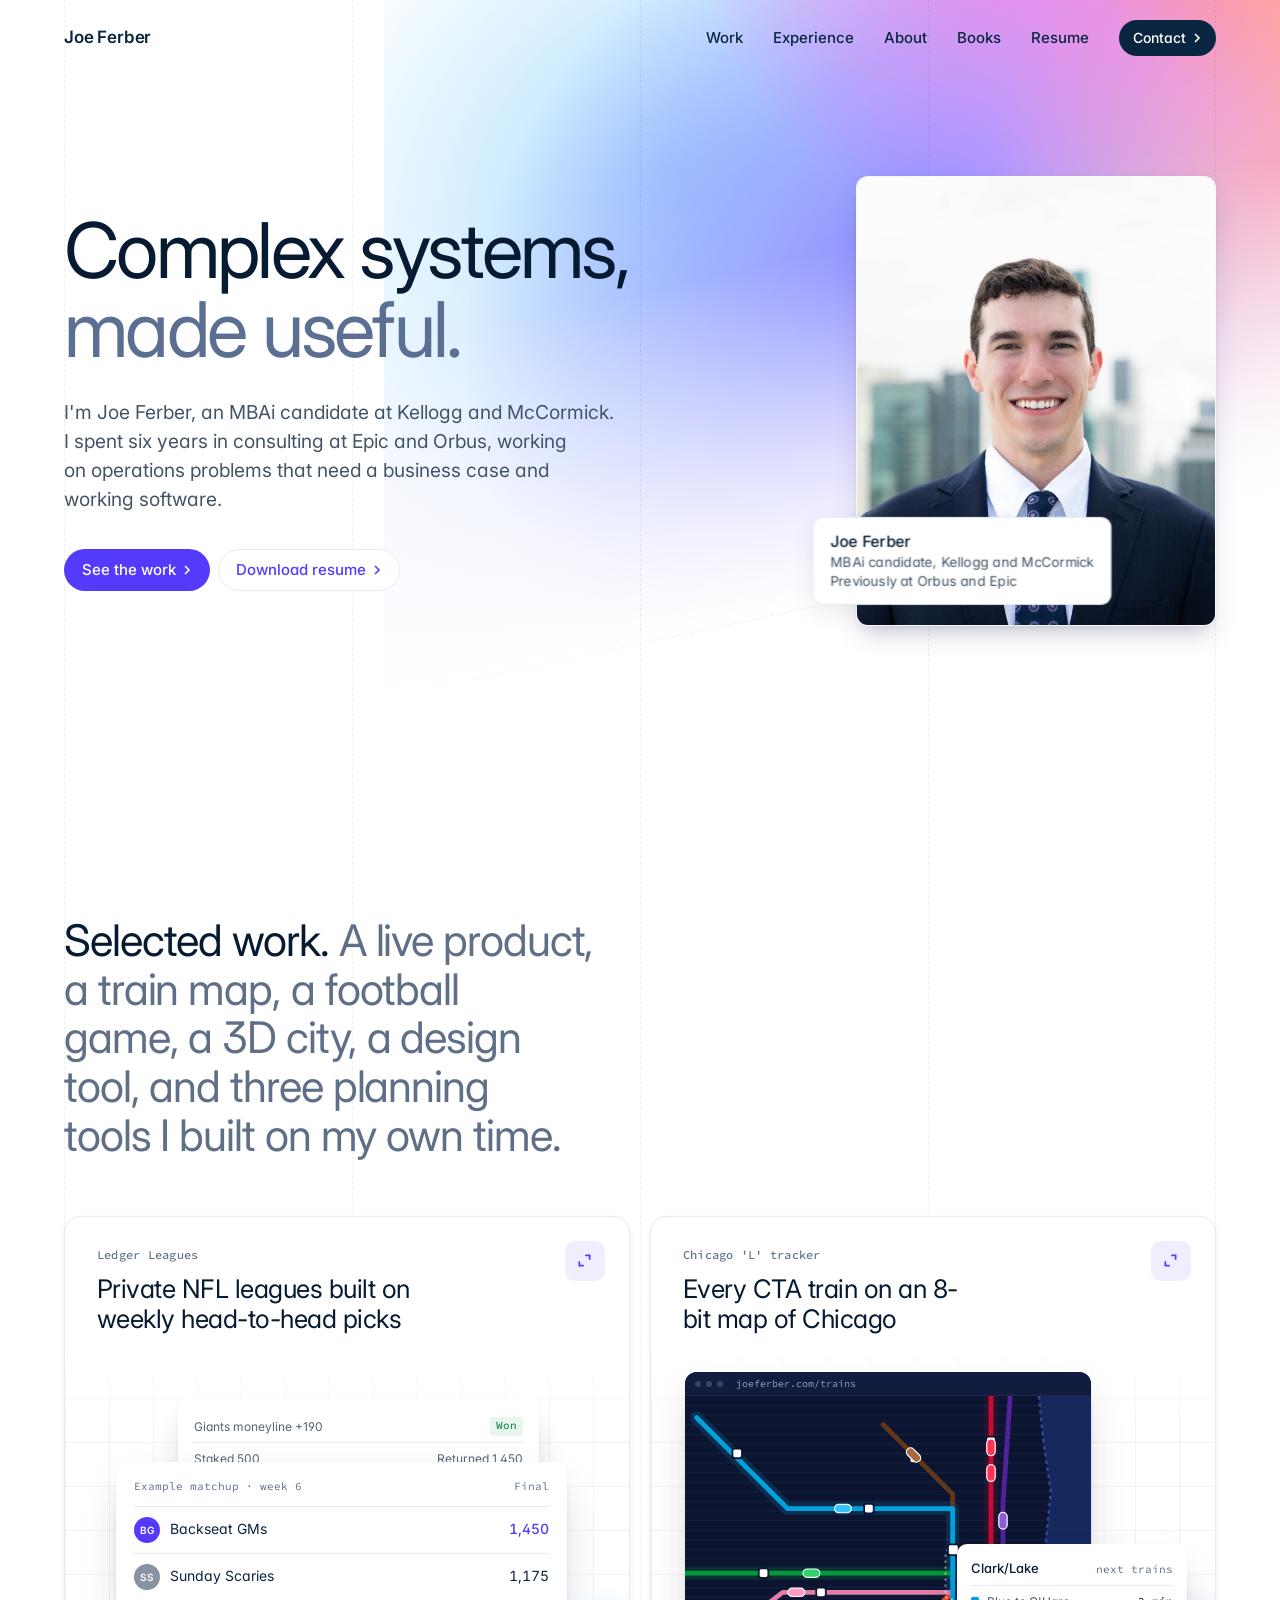
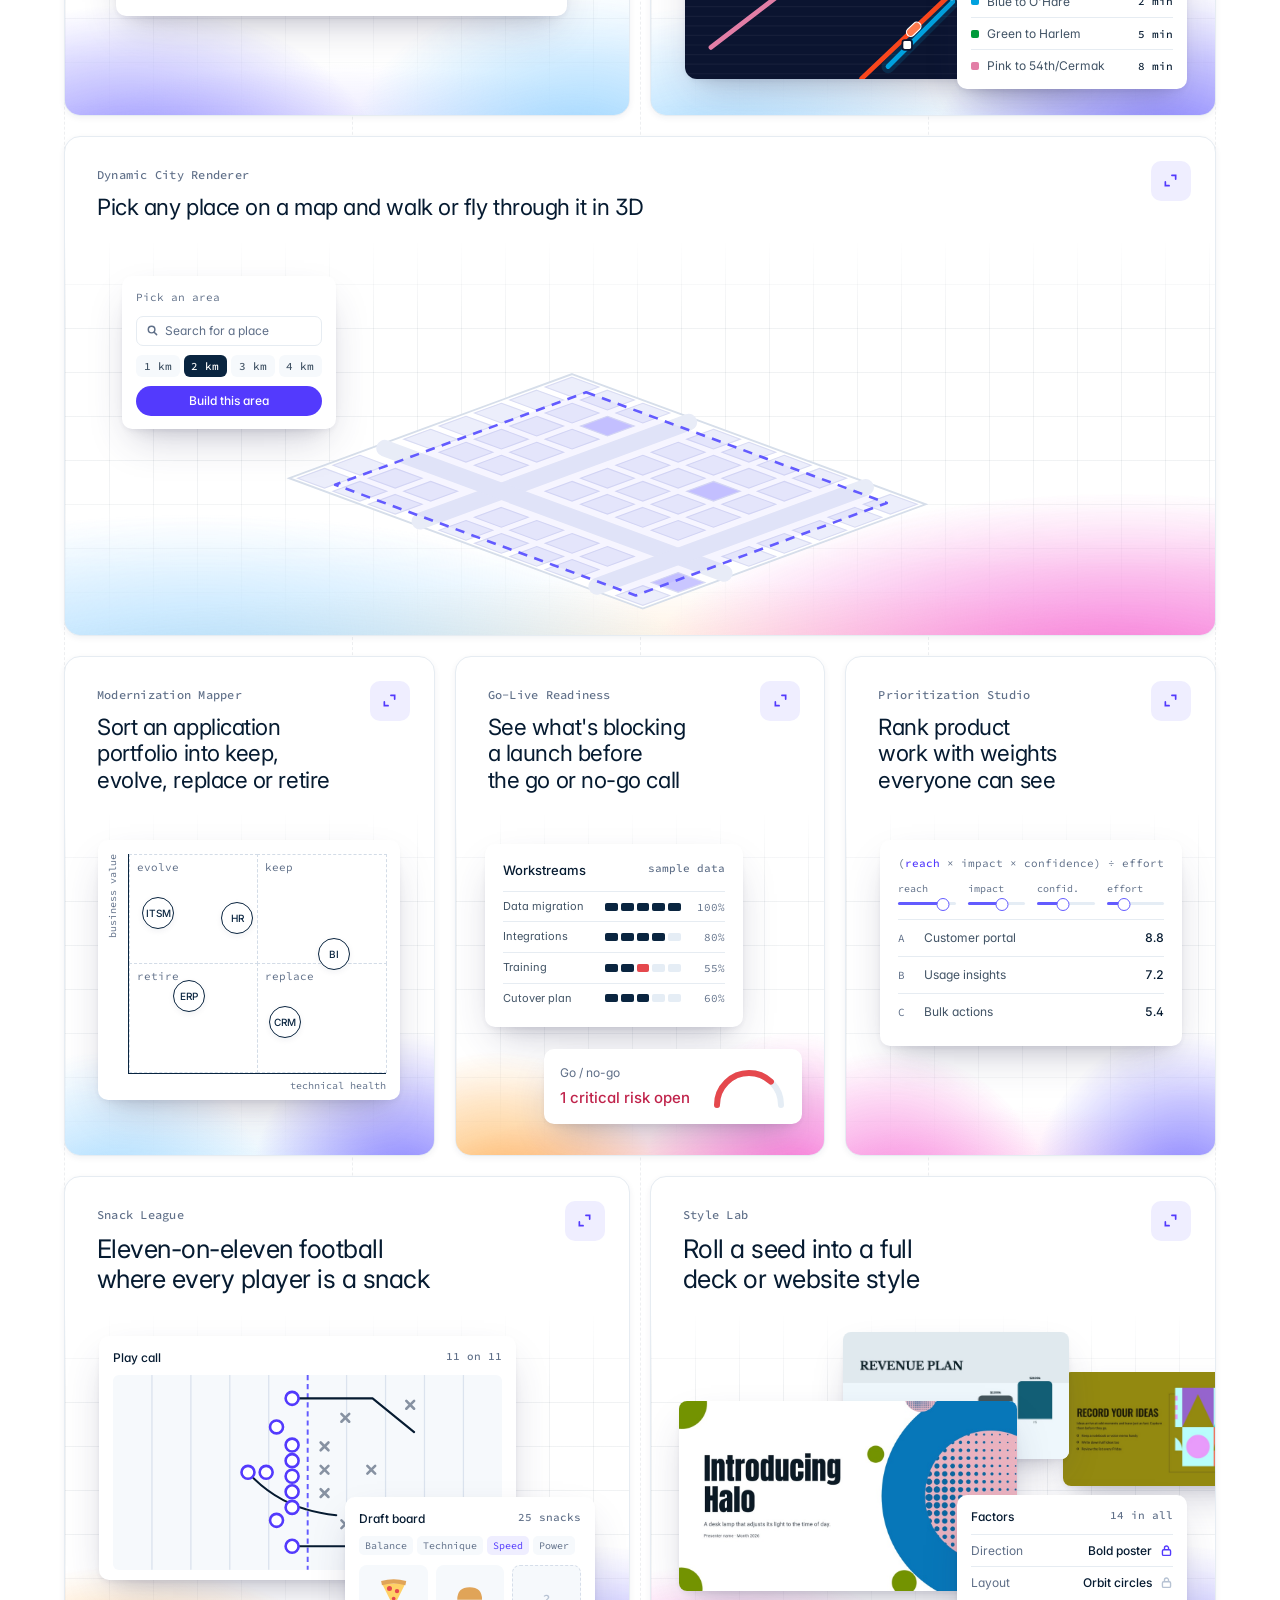
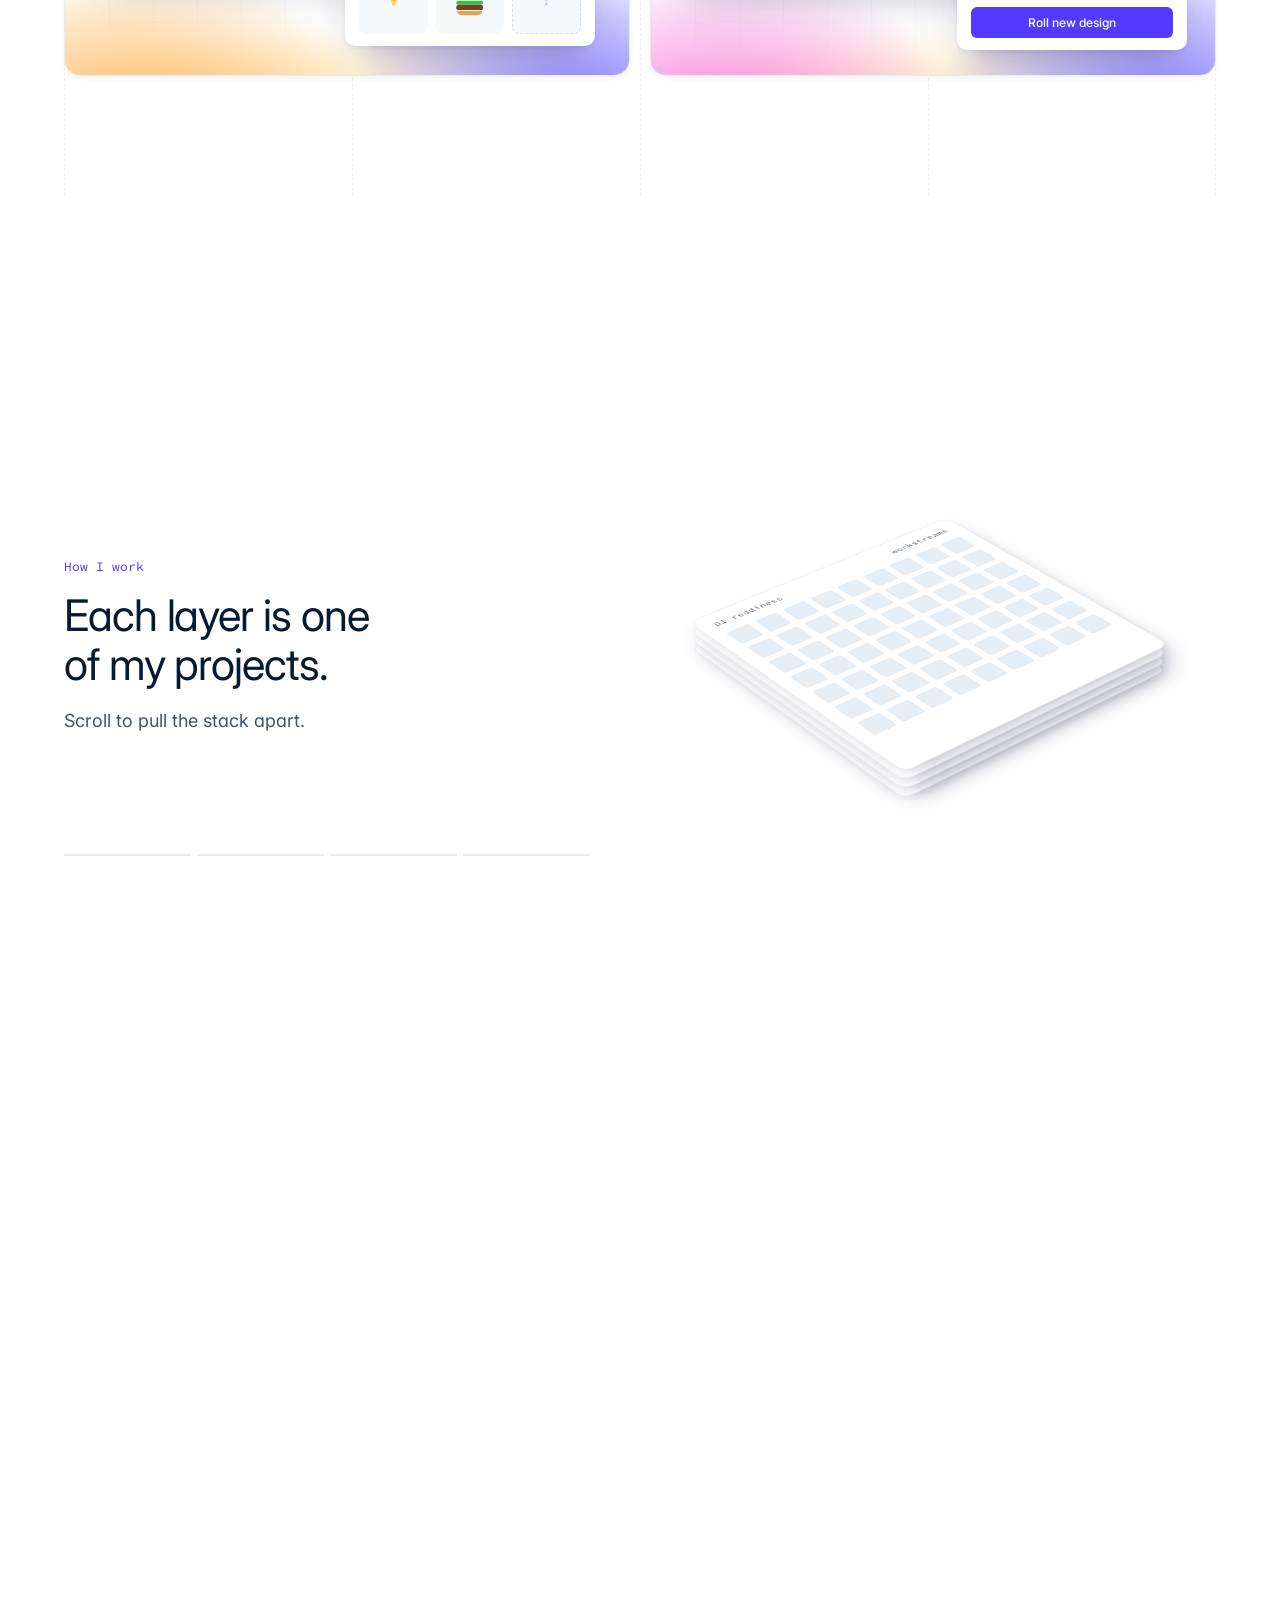
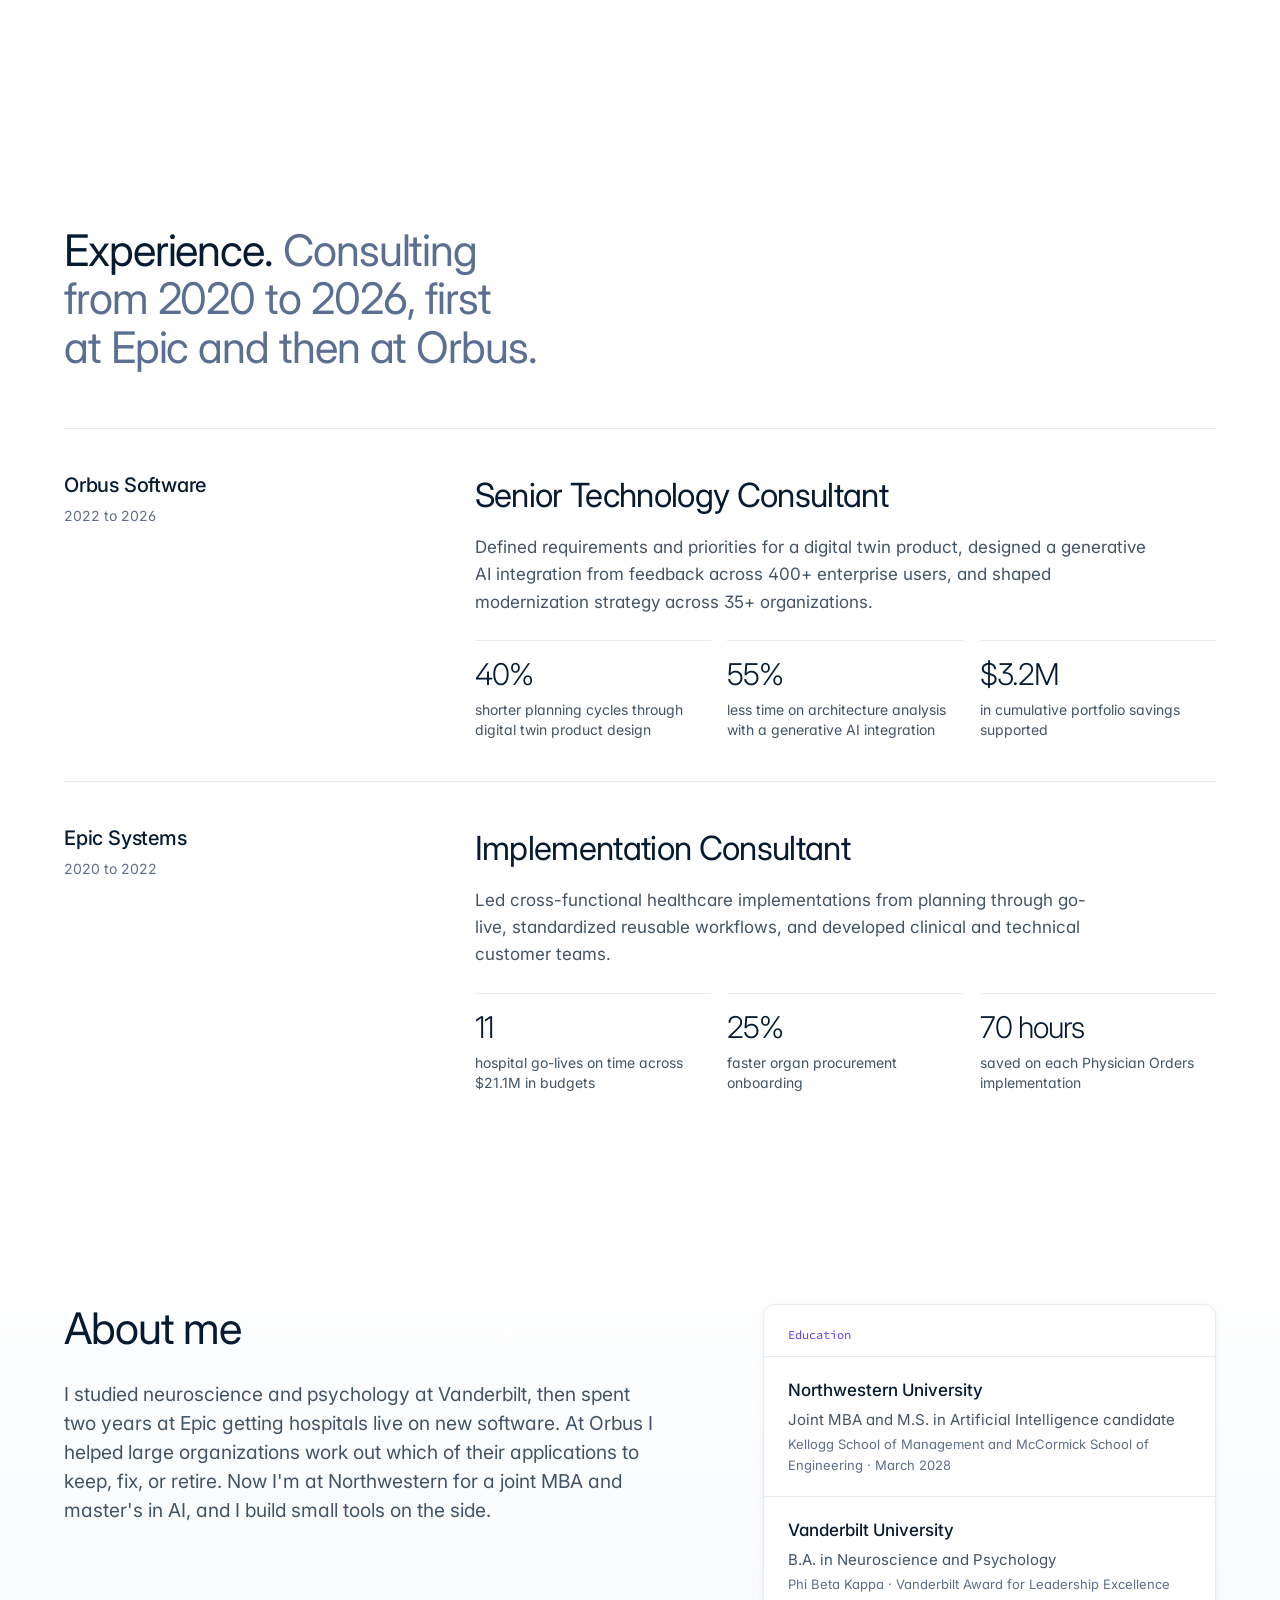
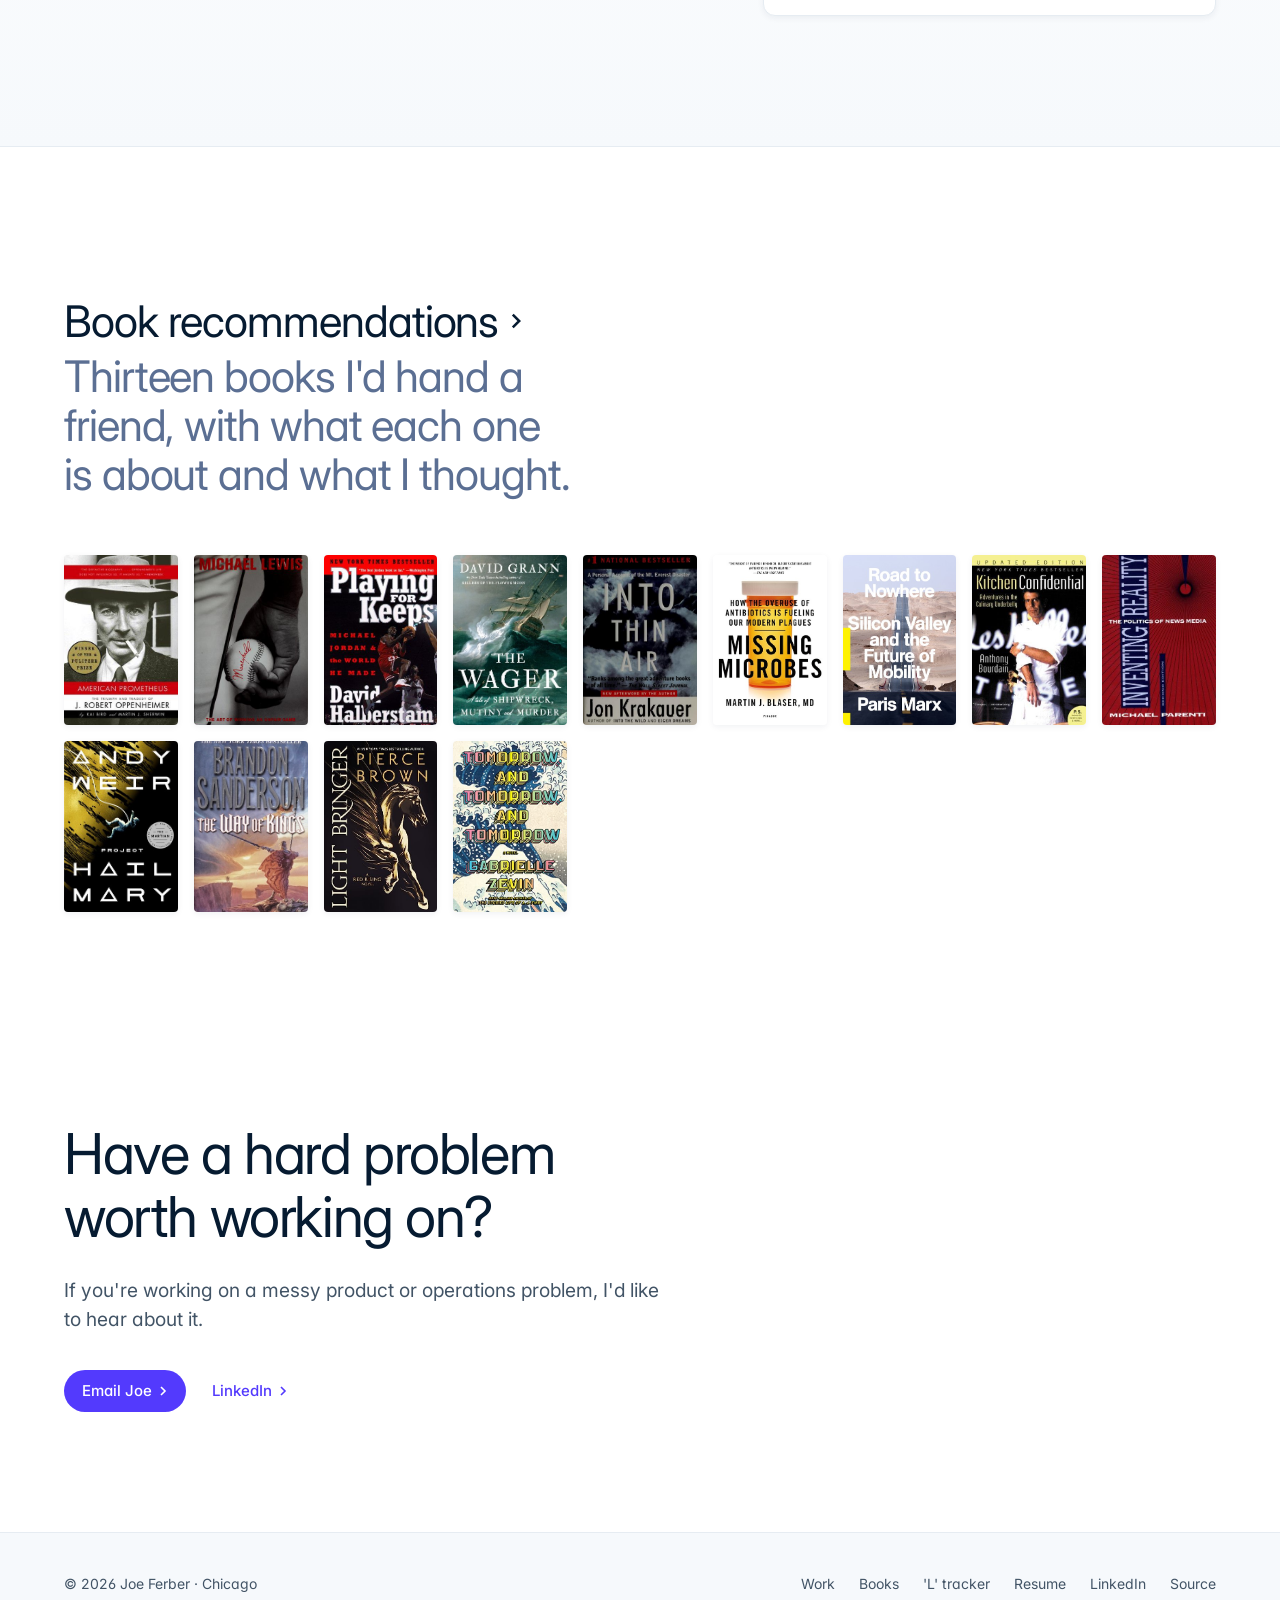
<file: index.html>
<!doctype html>
<html lang="en">
<head>
<meta charset="utf-8">
<meta name="viewport" content="width=device-width, initial-scale=1">
<title>Joe Ferber | Product &amp; Strategy</title>
<meta name="description" content="Joe Ferber builds useful products for complex systems. Selected work in product, AI, and enterprise transformation.">
<meta name="theme-color" content="#ffffff">
<meta property="og:type" content="website">
<meta property="og:site_name" content="Joe Ferber">
<meta property="og:title" content="Joe Ferber | Product &amp; Strategy">
<meta property="og:description" content="I&#39;m Joe Ferber, an MBAi candidate at Kellogg and McCormick. I spent six years in consulting at Epic and Orbus, and these are the things I&#39;ve built.">
<meta property="og:image" content="https://joeferber.com/assets/joe-ferber-social.png?v=4">
<meta name="twitter:card" content="summary_large_image">
<link rel="icon" href="assets/favicon.svg?v=2" type="image/svg+xml">
<link rel="apple-touch-icon" href="assets/apple-touch-icon.png?v=2">
<link rel="canonical" href="https://joeferber.com/">
<meta property="og:url" content="https://joeferber.com/">
<meta property="og:image:width" content="1200">
<meta property="og:image:height" content="630">
<meta property="og:image:alt" content="Joe Ferber: Complex systems, made useful. An exploded stack of four project layers on a pink and purple gradient.">
<meta name="twitter:image" content="https://joeferber.com/assets/joe-ferber-social.png?v=4">
<link rel="preconnect" href="https://fonts.googleapis.com">
<link rel="preconnect" href="https://fonts.gstatic.com" crossorigin>
<link href="https://fonts.googleapis.com/css2?family=Inter:wght@300;400;500;600&family=Source+Code+Pro:wght@400;500&family=Oswald:wght@500;600&family=Jost:wght@500;600&family=Cormorant+Garamond:wght@600&family=Arvo:wght@700&display=swap" rel="stylesheet">
<style>
:root{
  --ground:#fff; --ground-muted:#f6f9fc; --panel:#fff;
  --ink:#0a2540; --ink-deep:#061b31; --ink-2:#425466; --ink-muted:#5f6f88;
  --accent:#635bff; --accent-strong:#533afd; --accent-hover:#4434d4;
  --rule:#e6ecf2; --surface-blue:#e5edf5;
  --field:#0d1738; --on-field-2:#b8c7dc;
  --sans:"Inter",system-ui,sans-serif; --mono:"Source Code Pro",ui-monospace,monospace;
  --container:1152px; --gutter:40px;
  --shadow-soft:0 2px 6px rgba(10,37,64,.06);
  --shadow-float:0 13px 27px -5px rgba(50,50,93,.2),0 8px 16px -8px rgba(0,0,0,.15);
  --ease-out:cubic-bezier(.16,1,.3,1); --ease:cubic-bezier(.4,0,.2,1);
}
*{box-sizing:border-box}
html{scroll-behavior:smooth}
body{margin:0;background:var(--ground);color:var(--ink);font:400 16px/1.6 var(--sans);-webkit-font-smoothing:antialiased;font-feature-settings:"ss01","cv11"}
::selection{background:var(--accent);color:#fff}
p{text-wrap:pretty}
a{color:inherit;text-decoration:none}
:focus-visible{outline:2px solid var(--accent);outline-offset:3px;border-radius:4px}
.wrap{width:min(100% - 2*var(--gutter),var(--container));margin-inline:auto}

.guides{position:absolute;inset:0;pointer-events:none;z-index:0}
.guides .wrap{height:100%;display:grid;grid-template-columns:repeat(4,1fr)}
.guides .wrap span{border-left:1px dashed rgba(10,37,64,.07)}
.guides .wrap span:last-child{border-right:1px dashed rgba(10,37,64,.07)}

header{position:absolute;inset:0 0 auto;z-index:20}
header .wrap{display:flex;align-items:center;justify-content:space-between;height:76px}
.mark{font-weight:600;font-size:17px;letter-spacing:-.01em;color:#fff;mix-blend-mode:normal}
.mark{color:var(--ink)}
nav{display:flex;align-items:center;gap:30px;font-size:15px;font-weight:500}
nav a{color:var(--ink)}nav a:not(.btn):hover{color:var(--ink-2)}
.btn{display:inline-flex;align-items:center;gap:6px;height:42px;padding:0 18px;border-radius:9999px;font-size:15px;font-weight:500;transition:background .15s var(--ease),color .15s var(--ease)}
.btn svg{width:10px;height:10px;transition:transform .18s var(--ease)}
.btn:hover svg{transform:translateX(3px)}
.btn-primary{background:var(--accent-strong);color:#fff}
.btn-primary:hover{background:var(--accent-hover)}
.btn-quiet{color:var(--accent-strong)}
.btn-quiet:hover{color:var(--ink)}
.hero .btn-quiet{background:rgba(255,255,255,.82);box-shadow:inset 0 0 0 1px var(--rule)}
.hero .btn-quiet:hover{background:#fff}
.btn-nav{background:var(--ink);color:#fff;height:36px;padding:0 14px;font-size:14px}
.btn-nav:hover{background:#163a5c}

.hero{position:relative;overflow:hidden;padding:176px 0 150px}
.ribbon{position:absolute;inset:-30% -10% auto 30%;height:120%;transform:skewY(-12deg);transform-origin:0 0;z-index:0;overflow:hidden}
.ribbon::before{content:"";position:absolute;inset:-20%;background:
  radial-gradient(ellipse 38% 46% at 86% 26%,rgba(254,150,21,.9),transparent 70%),
  radial-gradient(ellipse 40% 44% at 64% 30%,rgba(244,75,204,.78),transparent 70%),
  radial-gradient(ellipse 34% 40% at 80% 58%,rgba(253,133,150,.7),transparent 70%),
  radial-gradient(ellipse 46% 50% at 52% 62%,rgba(99,91,255,.72),transparent 70%),
  radial-gradient(ellipse 40% 42% at 34% 50%,rgba(128,202,255,.6),transparent 70%),
  radial-gradient(ellipse 50% 40% at 30% 82%,rgba(226,228,255,.9),transparent 70%);
  filter:saturate(1.08);animation:drift 26s var(--ease) infinite alternate}
@keyframes drift{to{transform:translate3d(-4%,3%,0) scale(1.06)}}
.ribbon::after{content:"";position:absolute;inset:auto 0 0;height:38%;background:linear-gradient(to bottom,rgba(255,255,255,0),#fff)}
.hero .wrap{position:relative;z-index:2}
h1{font-weight:400;font-size:clamp(44px,6vw,80px);line-height:1.04;letter-spacing:-.035em;margin:0;max-width:10.5em;color:var(--ink-deep);text-wrap:balance}
h1 span{color:#5b6f93}
.lede{font-size:clamp(18px,1.5vw,21px);line-height:1.5;color:var(--ink-2);max-width:31em;margin:28px 0 0;text-wrap:pretty}
.ctas{display:flex;flex-wrap:wrap;gap:8px;margin-top:36px}

.scrolly{position:relative;height:520vh;background:var(--ground)}
.stage{position:sticky;top:0;height:100vh;display:grid;align-items:center}
.stage .wrap{display:grid;grid-template-columns:minmax(0,1fr) minmax(0,1.1fr);gap:48px;align-items:center}
.copy{position:relative;height:340px}
.panel{position:absolute;inset:0;display:flex;flex-direction:column;justify-content:center;opacity:0;transform:translateY(-10px);transition:opacity .18s ease,transform .3s ease;pointer-events:none}
.panel.on{opacity:1;transform:none;pointer-events:auto;transition:opacity .5s ease .12s,transform .75s var(--ease-out) .12s}
.panel .k{font-family:var(--mono);font-size:13px;color:var(--accent-strong);margin-bottom:14px}
h2{font-weight:400;font-size:clamp(32px,3.4vw,48px);line-height:1.12;letter-spacing:-.025em;margin:0 0 18px;color:var(--ink-deep);text-wrap:balance}
.panel p{font-size:18px;line-height:1.55;color:var(--ink-2);margin:0;max-width:28em;text-wrap:pretty}
.panel .go{display:inline-flex;align-items:center;gap:6px;margin-top:24px;font-size:16px;font-weight:500;color:var(--accent-strong)}
.panel .go svg{width:10px;height:10px;transition:transform .18s var(--ease)}
.panel .go:hover svg{transform:translateX(3px)}
.metric{display:flex;align-items:baseline;gap:12px;margin-top:26px;padding-top:18px;border-top:1px solid var(--rule);max-width:28em}
.metric b{font-weight:400;font-size:40px;letter-spacing:-.03em;color:var(--ink-deep)}
.metric span{font-size:14px;color:var(--ink-muted)}
.progress{position:absolute;left:0;right:0;bottom:-40px;display:grid;grid-template-columns:repeat(4,1fr);gap:6px}
.progress i{height:2px;background:var(--rule);position:relative;overflow:hidden}
.progress i::after{content:"";position:absolute;inset:0;background:var(--accent);transform:scaleX(var(--f,0));transform-origin:left}

.viz{position:relative;height:72vh;display:grid;place-items:center;perspective:2200px}
.stack{position:relative;width:min(30vw,340px);aspect-ratio:1;transform-style:preserve-3d;transform:rotateX(58deg) rotateZ(var(--rz,-40deg))}
.plate{position:absolute;inset:0;border-radius:12px;background:var(--panel);border:1px solid var(--rule);box-shadow:var(--shadow-float);transition:border-color .35s var(--ease),opacity .35s var(--ease)}
.plate.on{border-color:var(--accent)}
.plate .tag{position:absolute;left:16px;top:12px;right:16px;display:flex;justify-content:space-between;font-family:var(--mono);font-size:11px;color:var(--ink-muted)}
.plate.on .tag{color:var(--accent-strong)}
.plate .body{position:absolute;inset:40px 16px 16px}
.cells{display:grid;grid-template-columns:repeat(9,1fr);gap:8px}
.cells span{aspect-ratio:1;border-radius:3px;background:var(--surface-blue)}
.plate.on .cells span.hot{background:var(--accent)}
.bars span{display:block;height:8px;border-radius:4px;background:var(--surface-blue);margin-bottom:12px}
.plate.on .bars span.hot{background:linear-gradient(90deg,var(--accent),#80caff)}
.net line{stroke:#c9d3df;stroke-width:1.5}
.net circle{fill:#fff;stroke:var(--ink);stroke-width:1.5}
.plate.on .net .hot{stroke:var(--accent)}
.plate.on .net circle.hot{fill:var(--accent)}
.mini{border:1px solid var(--rule);border-radius:8px;padding:12px 14px;font-size:13px}
.mini .r{display:flex;justify-content:space-between;padding:7px 0;border-top:1px solid var(--rule)}
.mini .r:first-child{border-top:0;color:var(--ink-muted);font-size:12px}
.plate.on .mini .win{color:var(--accent-strong);font-weight:500}


.work{padding:140px 0 120px;position:relative}
.sec-head{max-width:40em;margin-bottom:56px}
.sec-head h2 span{color:var(--ink-muted)}
.pgrid{display:grid;grid-template-columns:repeat(6,minmax(0,1fr));gap:20px}
.pc,.pd-vis{--g1:#635bff;--g2:#80caff;--g3:#c5c0ff}
.pc{position:relative;grid-column:span 2;height:500px;border-radius:16px;background:var(--panel);border:1px solid var(--rule);box-shadow:var(--shadow-soft);overflow:hidden;isolation:isolate;display:flex;flex-direction:column;transition:box-shadow .35s var(--ease)}
.pc.w{grid-column:span 3}
.pc:hover{box-shadow:0 30px 60px -12px rgba(50,50,93,.2),0 18px 36px -18px rgba(0,0,0,.22)}
.pc-head{padding:30px 88px 0 32px}
.pc .k,.pd .k{font:500 12px var(--mono);letter-spacing:.02em;color:var(--ink-muted);margin:0 0 12px}
.pc h3{margin:0;font-weight:400;font-size:clamp(23px,2vw,28px);line-height:1.18;letter-spacing:-.02em;color:var(--ink-deep);text-wrap:balance}
.pc-open{all:unset;cursor:pointer}
.pc-open::after{content:"";position:absolute;inset:0;z-index:5;border-radius:16px}
.pc-open:focus-visible::after{box-shadow:inset 0 0 0 2px var(--accent)}
.xp{position:absolute;right:24px;top:24px;z-index:4;width:40px;height:40px;border-radius:10px;display:grid;place-items:center;background:#efeeff;color:var(--accent-strong);transition:background .2s var(--ease),color .2s var(--ease)}
.xp svg{width:15px;height:15px;transition:transform .35s var(--ease-out)}
.pc:hover .xp{background:var(--accent-strong);color:#fff}
.pc:hover .xp svg{transform:scale(1.12)}

/* visual stage: gradient field, faint grid, floating UI */
.vis{position:relative;flex:1;margin-top:20px;z-index:1;overflow:hidden}
.pd-vis .vis{position:absolute;margin:0}
.pc:not(.w) h3{font-size:clamp(21px,1.75vw,24px)}
.vis::before{content:"";position:absolute;inset:0;z-index:0;background-image:linear-gradient(rgba(10,37,64,.06) 1px,transparent 1px),linear-gradient(90deg,rgba(10,37,64,.06) 1px,transparent 1px);background-size:44px 44px;-webkit-mask-image:linear-gradient(to bottom,transparent,#000 20%,#000 60%,transparent);mask-image:linear-gradient(to bottom,transparent,#000 20%,#000 60%,transparent)}
.field{position:absolute;inset:-10% -10% -14%;z-index:0;background:
  radial-gradient(ellipse 55% 60% at 18% 100%,var(--g1),transparent 70%),
  radial-gradient(ellipse 50% 55% at 85% 92%,var(--g2),transparent 70%),
  radial-gradient(ellipse 80% 45% at 50% 105%,var(--g3),transparent 75%);
  -webkit-mask-image:linear-gradient(to bottom,transparent 15%,#000 70%);mask-image:linear-gradient(to bottom,transparent 15%,#000 70%);
  opacity:.82;transform:translateY(6%);transition:transform 1.2s var(--ease-out),opacity .8s var(--ease);animation:flow 7s ease-in-out infinite alternate paused}
.live .field{opacity:1;transform:none;animation-play-state:running}
@keyframes flow{0%{filter:hue-rotate(0deg)}50%{transform:translate3d(-4%,-2%,0) scale(1.06)}100%{filter:hue-rotate(-18deg);transform:translate3d(3%,-1%,0) scale(1.04)}}
.fl{position:absolute;z-index:2;background:#fff;border-radius:10px;box-shadow:0 2px 4px rgba(10,37,64,.04),0 18px 40px -12px rgba(50,50,93,.28),0 10px 20px -12px rgba(0,0,0,.14);
  transform:perspective(1100px) rotateX(var(--rx,0deg)) rotateY(var(--ry,0deg)) translate3d(var(--fx,0),var(--fy,0),0);transition:transform .7s var(--ease-out),opacity .5s var(--ease)}
.live .fl{--fy:-8px}
.chip{position:absolute;z-index:3;font:500 12px var(--mono);padding:7px 11px;border-radius:7px;background:var(--ink);color:#fff;box-shadow:var(--shadow-float);white-space:nowrap}
.chip.pop{transform:scale(.88) translateY(6px);opacity:.0;transition:transform .5s var(--ease-out) .25s,opacity .3s var(--ease) .25s}
.live .chip.pop{transform:none;opacity:1}
.mono{font-family:var(--mono);font-size:11px;color:var(--ink-muted)}

/* Ledger Leagues */
.live.v-ll .slip,.live .v-ll .slip{transform:perspective(1100px) rotateX(var(--rx,0deg)) rotateY(var(--ry,0deg)) translate3d(14%,-22%,0) rotate(5deg)}

/* 'L' tracker */

/* Modernization Mapper */
.mm-c{--g1:#80caff;--g2:#635bff;--g3:#bfe6ff}
.v-mm .q{left:9%;right:9%;top:8%;bottom:16%;padding:14px 14px 26px 30px}
.v-mm .qg{position:absolute;inset:14px 14px 26px 30px;display:grid;grid-template:1fr 1fr/1fr 1fr;border-left:1.5px solid var(--ink);border-bottom:1.5px solid var(--ink)}
.v-mm .qg div{border:1px dashed #d3dce7;margin:-.5px;font:400 11px var(--mono);color:var(--ink-muted);padding:5px 7px;transition:background .5s var(--ease)}
.live .v-mm .qg .keep{background:rgba(99,91,255,.07);color:var(--accent-strong)}
.v-mm .ax{position:absolute;font:400 10px var(--mono);color:var(--ink-muted)}
.v-mm .ax.x{right:14px;bottom:8px}.v-mm .ax.y{left:8px;top:14px;writing-mode:vertical-rl;transform:rotate(180deg)}
.v-mm i{position:absolute;left:var(--x);top:var(--y);width:32px;height:32px;margin:-16px 0 0 -16px;border-radius:50%;background:#fff;border:1.5px solid var(--ink);display:grid;place-items:center;font:500 10px var(--sans);font-style:normal;color:var(--ink);box-shadow:var(--shadow-soft);transition:left .9s var(--ease-out),top .9s var(--ease-out),background .4s,color .4s,border-color .4s}
.live .v-mm i{left:var(--x2);top:var(--y2)}
.v-mm i:nth-of-type(2){transition-delay:.06s}.v-mm i:nth-of-type(3){transition-delay:.12s}.v-mm i:nth-of-type(4){transition-delay:.18s}.v-mm i:nth-of-type(5){transition-delay:.24s}
.live .v-mm i.hot{background:var(--accent-strong);border-color:var(--accent-strong);color:#fff}
.v-mm .chip{right:7%;bottom:7%}

/* Go-Live Readiness */
.gl-c{--g1:#fe9615;--g2:#f44bcc;--g3:#fd8596}
.v-gl .ws{left:8%;right:22%;top:9%;padding:16px 18px 14px}
.v-gl .ws .t{display:flex;justify-content:space-between;font-size:13px;font-weight:500;color:var(--ink-deep);margin-bottom:10px}
.v-gl .wr{display:grid;grid-template-columns:92px 1fr 34px;gap:10px;align-items:center;font-size:11px;color:var(--ink-2);padding:6px 0;border-top:1px solid var(--rule)}
.v-gl .wr span:last-child{font:400 11px var(--mono);text-align:right;color:var(--ink-muted)}
.v-gl .seg{display:grid;grid-template-columns:repeat(5,1fr);gap:3px}
.v-gl .seg b{height:8px;border-radius:2px;background:var(--surface-blue);position:relative;overflow:hidden}
.v-gl .seg b.y::after,.v-gl .seg b.r::after{content:"";position:absolute;inset:0;background:var(--ink);transform-origin:left}
.v-gl .seg b.r::after{background:#e5484d}
.live .v-gl .seg b::after{animation:fill .45s var(--ease-out) both;animation-delay:calc(var(--d,0)*70ms)}
@keyframes fill{from{transform:scaleX(0)}}
.v-gl .gate{left:24%;right:6%;bottom:9%;padding:14px 16px;display:grid;grid-template-columns:1fr auto;gap:4px 14px;align-items:center}
.v-gl .gate .lbl{font-size:12px;color:var(--ink-muted)}
.v-gl .gate .val{white-space:nowrap;font-size:15px;font-weight:500;color:#c0234b}
.v-gl .gauge{grid-row:1/3;grid-column:2;width:74px;height:44px}
.v-gl .gauge path{fill:none;stroke-width:6;stroke-linecap:round}
.v-gl .gauge .bg{stroke:var(--surface-blue)}
.v-gl .gauge .fg{stroke:#e5484d;stroke-dasharray:100;stroke-dashoffset:26;transition:stroke-dashoffset 1.1s var(--ease-out)}
.live .v-gl .gauge .fg{animation:dial 1.1s var(--ease-out) both}
@keyframes dial{from{stroke-dashoffset:100}}

/* Prioritization Studio */
.ps-c{--g1:#f44bcc;--g2:#635bff;--g3:#ffc2ec}
.v-ps .pn{left:9%;right:9%;top:8%;padding:16px 18px}
.v-ps .f{font:400 11px var(--mono);color:var(--ink-muted);margin-bottom:12px}
.v-ps .f b{color:var(--accent-strong);font-weight:500}
.v-ps .w{display:grid;grid-template-columns:repeat(4,1fr);gap:12px;margin-bottom:14px}
.v-ps .w div{font:400 10px var(--mono);color:var(--ink-muted)}
.v-ps .w s{display:block;height:3px;background:var(--surface-blue);border-radius:2px;margin-top:7px;position:relative;text-decoration:none}
.v-ps .w s::before{content:"";position:absolute;inset:0 auto 0 0;width:var(--k);background:var(--accent);border-radius:2px;transition:width .8s var(--ease-out)}
.v-ps .w s::after{content:"";position:absolute;top:-4px;left:var(--k);width:11px;height:11px;border-radius:50%;background:#fff;border:1.5px solid var(--accent);transform:translateX(-50%);transition:left .8s var(--ease-out)}
.live .v-ps .w s{--k:var(--k2)}
.v-ps .list{position:relative;height:111px}
.v-ps .rk{position:absolute;left:0;right:0;top:0;height:37px;display:grid;grid-template-columns:18px 1fr auto;gap:8px;align-items:center;font-size:12px;border-top:1px solid var(--rule);color:var(--ink-2);background:#fff;transform:translateY(calc(var(--o)*100%));transition:transform .7s var(--ease-out) .15s}
.live .v-ps .rk{transform:translateY(calc(var(--o2)*100%))}
.v-ps .rk em{font:400 11px var(--mono);font-style:normal;color:var(--ink-muted)}
.v-ps .rk strong{font-weight:500;color:var(--ink-deep);font-variant-numeric:tabular-nums}
.v-ps .chip{right:9%;bottom:9%}

.v-ll .slip{left:20%;right:16%;top:12%;padding:14px 16px;font-size:12px;color:var(--ink-2);--fx:0;transform-origin:20% 100%;opacity:.9}
.v-ll .slip .r{display:flex;justify-content:space-between;padding:6px 0;border-top:1px solid var(--rule)}
.v-ll .slip .r:first-child{border-top:0}
.v-ll .slip .won{color:#0d7a3e;background:#e6f6ec;padding:1px 6px;border-radius:4px;font:500 11px var(--mono)}
.live.v-ll .slip,.live .v-ll .slip{transform:perspective(1100px) rotateX(var(--rx,0deg)) rotateY(var(--ry,0deg)) translate3d(14%,-22%,0) rotate(5deg)}
.v-ll .mc{left:9%;right:11%;top:30%;padding:16px 18px;font-size:14px}
.v-ll .mc .r{display:flex;justify-content:space-between;align-items:center;padding:10px 0;border-top:1px solid var(--rule)}
.v-ll .mc .r:first-child{border-top:0;padding-top:0}
.v-ll .mc .r span:first-child{display:flex;align-items:center;gap:10px}
.v-ll .mc .av{width:26px;height:26px;border-radius:50%;display:grid;place-items:center;font:600 10px var(--sans);color:#fff;background:var(--accent-strong)}
.v-ll .mc .av.b{background:#8792a2}
.v-ll .mc .win b{font-weight:500;color:var(--accent-strong)}
.v-ll .mc b,.v-ll .mc .r>span:last-child{font-variant-numeric:tabular-nums}
.v-ll .chip{right:9%;bottom:12%}
/* 'L' tracker: a dark map window floating on the field, with an arrivals card */
.l-c{--g1:#80caff;--g2:#635bff;--g3:#c9e8ff}
.v-l .mapw{left:6%;right:22%;top:5%;bottom:10%;background:#0b1430;overflow:hidden;border-radius:12px}
.v-l .bar{position:absolute;inset:0 0 auto;height:24px;display:flex;align-items:center;gap:5px;padding:0 10px;background:#111c3f;border-bottom:1px solid rgba(255,255,255,.06);z-index:2}
.v-l .bar i{width:6px;height:6px;border-radius:50%;background:rgba(255,255,255,.18)}
.v-l .bar span{margin-left:8px;font:400 10px var(--mono);color:#8ea0c8}
.v-l .mapw svg{position:absolute;inset:24px 0 0;width:100%;height:calc(100% - 24px)}
.v-l .px{fill:none;stroke:rgba(255,255,255,.045);stroke-width:1}
.v-l .lake{fill:#16285e}
.v-l .shore{fill:none;stroke:#2b4a9a;stroke-width:2;stroke-dasharray:3 3}
.v-l .moon{fill:#ffe9a8}
.v-l .ln{fill:none;stroke-width:4;stroke-linecap:round;stroke-linejoin:round}
.v-l .halo{fill:none;stroke-width:11;stroke-linecap:round;stroke-linejoin:round;opacity:.16;transition:opacity .6s var(--ease)}
.live .v-l .halo{opacity:.3}
.v-l .stn rect{fill:#fff;stroke:#0b1430;stroke-width:1.5}
.v-l .loop{fill:none;stroke:#fff;stroke-width:1.5;stroke-dasharray:2 3;opacity:.5}
.v-l .tr rect{stroke:#fff;stroke-width:1}
.v-l .arr{right:5%;bottom:7%;width:min(46%,230px);padding:14px 14px 8px;font-size:12px}
.v-l .arr .t{display:flex;justify-content:space-between;align-items:baseline;margin-bottom:6px}
.v-l .arr .t b{font-weight:500;font-size:13px;color:var(--ink-deep)}
.v-l .arr .r{display:grid;grid-template-columns:8px 1fr auto;gap:8px;align-items:center;padding:6px 0;border-top:1px solid var(--rule);color:var(--ink-2)}
.v-l .arr .r i{width:8px;height:8px;border-radius:2px}
.v-l .arr .r span:last-child{font:500 11px var(--mono);color:var(--ink-deep);font-variant-numeric:tabular-nums}

/* Dynamic City: a picked area on a flat map that builds up into 3D blocks */
.pc.city-c{grid-column:1/-1;--g1:#80caff;--g2:#f44bcc;--g3:#ffd7a8}
.v-city .iso{position:absolute;inset:0;width:100%;height:100%;z-index:1}
.v-city .gnd{fill:#fff;stroke:#d6deea}
.v-city .road{stroke:#e8ecf7;stroke-width:9;stroke-linecap:round}
.v-city .sel{fill:rgba(99,91,255,.06);stroke:#635bff;stroke-width:1.4;stroke-dasharray:5 4;stroke-linejoin:round;transition:fill .6s var(--ease)}
.live .v-city .sel{fill:rgba(99,91,255,0);animation:march 1.2s linear infinite}
@keyframes march{to{stroke-dashoffset:-18}}
.v-city .tw polygon{stroke:rgba(10,37,64,.12);stroke-width:.6;stroke-linejoin:round}
.v-city .tw .t{fill:#fff}.v-city .tw .l{fill:#e6e8ff}.v-city .tw .r{fill:#c3c5fb}
.v-city .tw.hot .t{fill:#f1efff}.v-city .tw.hot .l{fill:#8f88ff}.v-city .tw.hot .r{fill:#5b52f0}
.v-city .fp{fill:#eceefb;stroke:#d9dcf3;stroke-width:.6}
.v-city .fp.hot{fill:#c9c6ff}
.v-city .tw{transform-box:fill-box;transform-origin:50% 100%;transform:scaleY(.2);opacity:0;transition:transform .9s var(--ease-out),opacity .35s var(--ease);transition-delay:calc(var(--d)*16ms)}
.live .v-city .tw{transform:none;opacity:1}
.v-city .ppl{opacity:0;transition:opacity .5s var(--ease) .7s}
.live .v-city .ppl{opacity:1}
.v-city .ppl circle{fill:var(--ink-deep)}
.v-city .ppl circle.a{fill:#f44bcc}
.v-city .pick{left:5%;top:9%;width:214px;padding:13px 14px;display:grid;gap:9px}
.v-city .pick .q{display:flex;align-items:center;gap:7px;height:30px;padding:0 10px;border:1px solid var(--rule);border-radius:7px;font-size:12px;color:var(--ink-muted)}
.v-city .pick .q svg{width:11px;height:11px;flex:none}
.v-city .pick .km{display:flex;gap:4px}
.v-city .pick .km span{flex:1;text-align:center;padding:4px 0;border-radius:6px;font:500 11px var(--mono);color:var(--ink-2);background:var(--ground-muted)}
.v-city .pick .km span.on{background:var(--ink);color:#fff}
.v-city .pick .go{height:30px;border-radius:999px;background:var(--accent-strong);color:#fff;font-size:12px;font-weight:500;display:flex;align-items:center;justify-content:center;transition:transform .2s var(--ease)}
.live .v-city .pick .go{transform:scale(.96)}
.v-city .chip{right:6%;bottom:9%}
@media (max-width:700px){.v-city .pick{width:158px;padding:10px 11px;gap:7px;top:4%;left:4%}.v-city .pick .km{display:none}.v-city .pick .q{height:26px;font-size:11px}.v-city .pick .go{height:26px;font-size:11px}}

/* Snack League: play art and a draft board */
.snack-c{--g1:#fe9615;--g2:#635bff;--g3:#ffd166}
.v-sn .pa{left:6%;right:20%;top:6%;padding:12px 14px 10px}
.v-sn .pa .t,.v-sn .dr .t{display:flex;justify-content:space-between;font-size:12px;font-weight:500;color:var(--ink-deep);margin-bottom:8px}
.v-sn .pa svg{display:block;width:100%;height:auto;border-radius:6px;background:#f6f9fc}
.v-sn .yd{stroke:#dbe3ee;stroke-width:1}
.v-sn .los{stroke:var(--accent);stroke-width:1.5;stroke-dasharray:4 3}
.v-sn .o{fill:#fff;stroke:var(--accent-strong);stroke-width:2}
.v-sn .x{stroke:#8792a2;stroke-width:2;stroke-linecap:round}
.v-sn .rt{fill:none;stroke:var(--ink-deep);stroke-width:1.6;stroke-linecap:round;stroke-linejoin:round}
.v-sn .ball{fill:none;stroke:#fe9615;stroke-width:1.6;stroke-dasharray:3 3;opacity:.0;transition:opacity .4s var(--ease) .6s}
.live .v-sn .ball{opacity:1}
.live .v-sn .rt{stroke-dasharray:1;animation:draw .9s var(--ease-out) both}
.live .v-sn .rt:nth-of-type(2){animation-delay:.1s}.live .v-sn .rt:nth-of-type(3){animation-delay:.2s}
@keyframes draw{from{stroke-dashoffset:1}to{stroke-dashoffset:0}}
.v-sn .dr{right:6%;bottom:8%;width:min(50%,250px);padding:12px 14px}
.v-sn .tabs{display:flex;gap:4px;margin-bottom:10px}
.v-sn .tabs span{font:400 10px var(--mono);color:var(--ink-muted);padding:3px 6px;border-radius:5px;background:var(--ground-muted)}
.v-sn .tabs span.on{background:#efeeff;color:var(--accent-strong)}
.v-sn .tiles{display:grid;grid-template-columns:repeat(3,1fr);gap:8px}
.v-sn .tl{position:relative;aspect-ratio:1;border-radius:8px;background:var(--ground-muted);display:grid;place-items:center;border:1.5px solid transparent;transition:border-color .3s,background .3s}
.v-sn .tl svg{width:62%;height:62%;transition:transform .5s var(--ease-out)}
.live .v-sn .tl.pick{border-color:var(--accent-strong);background:#f4f3ff}
.live .v-sn .tl.pick svg{transform:scale(1.1) rotate(-6deg)}
.v-sn .tl.q{font:500 15px var(--mono);color:#b6c2d3;border:1.5px dashed #d6deea}
.v-sn .bits i{position:absolute;left:50%;top:45%;width:5px;height:5px;border-radius:50%;background:#e5484d;opacity:0}
.live .v-sn .bits i{animation:pop .9s var(--ease-out) .5s both}
.v-sn .bits i:nth-child(2){--tx:-22px;--ty:-20px;background:#ffd166}.v-sn .bits i:nth-child(1){--tx:20px;--ty:-24px}.v-sn .bits i:nth-child(3){--tx:24px;--ty:6px}.v-sn .bits i:nth-child(4){--tx:-18px;--ty:10px;background:#3fb950}
@keyframes pop{0%{opacity:1;transform:translate(-50%,-50%)}100%{opacity:0;transform:translate(calc(-50% + var(--tx)),calc(-50% + var(--ty)))}}
.v-sn .chip{left:6%;bottom:9%}

/* Style Lab: real generated slides that swap on a new roll */
.sx-c{--g1:#f44bcc;--g2:#635bff;--g3:#ffd166}
.v-sx .sl{aspect-ratio:16/9;overflow:hidden;border-radius:8px;background:#fff}
.v-sx .sl img{position:absolute;inset:0;width:100%;height:100%;object-fit:cover;transition:opacity .45s var(--ease),transform .7s var(--ease-out)}
.v-sx .sl .b{opacity:0;transform:scale(1.05)}
.live .v-sx .sl .a{opacity:0;transform:scale(.97)}
.live .v-sx .sl .b{opacity:1;transform:none}
.v-sx .s2 img{transition-delay:.08s}.v-sx .s3 img{transition-delay:.16s}
.v-sx .s1{left:5%;top:24%;width:60%}
.v-sx .s2{left:34%;top:5%;width:40%}
.v-sx .s3{right:-9%;top:16%;width:36%}
.v-sx .fx{right:5%;bottom:7%;width:min(42%,230px);padding:12px 14px}
.v-sx .fx .t{display:flex;justify-content:space-between;font-size:12px;font-weight:500;color:var(--ink-deep);margin-bottom:8px}
.v-sx .fr{display:grid;grid-template-columns:auto 1fr auto;gap:8px;align-items:center;font-size:12px;padding:6px 0;border-top:1px solid var(--rule);color:var(--ink-muted)}
.v-sx .fr b{font-weight:500;color:var(--ink-deep);text-align:right;white-space:nowrap;min-width:0;overflow:hidden;text-overflow:ellipsis}
@media (min-width:701px) and (max-width:1000px){.pgrid .pc.sx-c{grid-column:1/-1}}
@media (max-width:700px){.v-sx .fx{width:min(60%,230px)}.v-sx .s1{width:64%}}
.v-sx .lk{width:13px;height:13px;color:#b6c2d3}
.v-sx .fr.on .lk{color:var(--accent-strong)}
.v-sx .roll{margin-top:8px;text-align:center;font-size:12px;font-weight:500;color:#fff;background:var(--accent-strong);border-radius:6px;padding:6px 0;transition:transform .2s var(--ease)}
.live .v-sx .roll{transform:scale(.96)}
.v-sx .chip{left:5%;top:8%}

/* expanded project */
html:has(.pd[open]){overflow:hidden}
.pd{position:fixed;inset:0;width:100%;height:100%;max-width:none;max-height:none;margin:0;padding:48px 24px;border:0;background:transparent;overflow-y:auto;overscroll-behavior:contain}
.pd::backdrop{background:rgba(214,226,240,.62);-webkit-backdrop-filter:blur(8px);backdrop-filter:blur(8px)}
.pd-in{position:relative;max-width:1120px;margin:0 auto;background:#fff;border-radius:22px;box-shadow:0 50px 100px -20px rgba(50,50,93,.3),0 30px 60px -30px rgba(0,0,0,.35);padding:64px 64px 56px;transform-origin:0 0}
.pd-x{position:absolute;right:28px;top:28px;width:44px;height:44px;border:0;border-radius:10px;background:#efeeff;color:var(--accent-strong);display:grid;place-items:center;cursor:pointer;transition:background .2s var(--ease),color .2s var(--ease)}
.pd-x:hover{background:var(--accent-strong);color:#fff}
.pd-x svg{width:16px;height:16px}
.pd-top{display:grid;grid-template-columns:minmax(0,1.15fr) minmax(0,1fr);gap:56px;align-items:start}
.pd h2{font-size:clamp(32px,3.6vw,46px);margin:0 0 18px;padding-right:40px}
.pd-lede{font-size:18px;line-height:1.55;color:var(--ink-2);margin:0;max-width:32em}
.pd .ctas{margin-top:30px}
.pd .btn-line{box-shadow:inset 0 0 0 1px #cfd7f3;color:var(--accent-strong)}
.pd .btn-line:hover{box-shadow:inset 0 0 0 1px var(--accent-strong)}
.pd-checks{list-style:none;margin:62px 0 0;padding:0;display:grid;gap:14px}
.pd-checks li{display:grid;grid-template-columns:22px 1fr;gap:12px;font-size:16px;line-height:1.45;color:var(--ink-2)}
.pd-checks li::before{content:"";width:22px;height:22px;border-radius:50%;margin-top:0;background:#fde7f6 url("data:image/svg+xml,%3Csvg xmlns='http://www.w3.org/2000/svg' viewBox='0 0 12 12' fill='none' stroke='%23d1239a' stroke-width='1.8' stroke-linecap='round' stroke-linejoin='round'%3E%3Cpath d='M3 6.2l2 2 4-4.4'/%3E%3C/svg%3E") center/12px no-repeat}
.pd-show{display:grid;grid-template-columns:minmax(0,1.7fr) minmax(0,1fr);gap:20px;margin-top:52px}
.pd-vis{position:relative;height:440px;border-radius:16px;overflow:hidden;background:var(--ground-muted)}
.pd-vis .vis{inset:0;height:auto}
.pd-vis .field{opacity:1;transform:none}
.pd-facts{margin:0;border-radius:16px;background:var(--ground-muted);padding:28px;display:grid;align-content:start;gap:20px}
.pd-facts div{border-top:1px solid var(--rule);padding-top:14px}
.pd-facts div:first-child{border-top:0;padding-top:0}
.pd-facts dt{font:500 11px var(--mono);letter-spacing:.06em;text-transform:uppercase;color:var(--ink-muted);margin-bottom:6px}
.pd-facts dd{margin:0;font-size:15px;line-height:1.5;color:var(--ink)}
.pd-facts a{color:var(--accent-strong)}

@media (max-width:1000px){
  .pgrid{grid-template-columns:repeat(2,minmax(0,1fr))}
  .pc,.pc.w{grid-column:span 1}
  .pd-in{padding:56px 36px 40px}
  .pd-top{grid-template-columns:1fr;gap:0}
  .pd-checks{margin-top:36px}
}
@media (max-width:700px){
  .pgrid{grid-template-columns:1fr}
  .pc{height:460px}
  .pc-head{padding:26px 80px 0 24px}
  .pd{padding:12px 0 0}
  .pd-in{border-radius:20px 20px 0 0;padding:72px 20px 32px;min-height:100%}
  .pd-x{right:16px;top:16px}
  .pd h2{padding-right:0}
  .pd-lede{font-size:17px}
  .pd-show{grid-template-columns:1fr;margin-top:36px}
  .pd-vis{height:360px}
}
.pc.reveal{transition:opacity .55s var(--ease-out),transform .65s var(--ease-out),box-shadow .35s var(--ease)}


.books{padding:150px 0 40px;position:relative}
.books .sec-head{margin-bottom:20px}
.books .sec-head h2 span{color:#5b6f93}
.books .note{font-family:var(--mono);font-size:12px;color:var(--ink-muted);margin:0 0 40px}
.library{position:relative;display:grid;grid-template-columns:minmax(0,1fr) 340px;gap:32px 40px;border-block:1px solid var(--rule);padding:32px 0 36px;overflow:hidden}
.book-stage{position:relative;z-index:1;height:440px;display:grid;place-items:center;perspective:1500px;cursor:grab;touch-action:pan-y;outline:none;border-radius:10px;user-select:none;-webkit-user-select:none}
.book-stage.drag{cursor:grabbing}
.book-stage:focus-visible{box-shadow:0 0 0 2px var(--accent)}
.book-stage .hint{position:absolute;left:50%;transform:translateX(-50%);bottom:6px;white-space:nowrap;font-family:var(--mono);font-size:11px;color:var(--ink-muted)}
.ground{position:absolute;left:50%;bottom:34px;width:280px;height:34px;margin-left:-140px;background:radial-gradient(closest-side,rgba(10,37,64,.26),rgba(10,37,64,0));transform:scaleX(var(--gs,1));pointer-events:none}
.lift{transition:transform .8s var(--ease-out),opacity .5s var(--ease)}
.lift.enter{transform:translateY(60px);opacity:0;transition:none}
.book3d{--bw:220px;--bh:320px;--bd:46px;--c:#0a2540;--fg:#fff;position:relative;width:var(--bw);height:var(--bh);transform-style:preserve-3d;transform:rotateX(var(--rx,8deg)) rotateY(var(--ry,-24deg))}
.book3d .f{position:absolute;left:50%;top:50%;backface-visibility:hidden}
.book3d .front,.book3d .back{width:var(--bw);height:var(--bh);margin:calc(var(--bh)/-2) 0 0 calc(var(--bw)/-2);background-color:var(--c);color:var(--fg);overflow:hidden;
  background-image:linear-gradient(90deg,rgba(0,0,0,.26) 0,rgba(255,255,255,.1) 2.5%,rgba(0,0,0,.06) 5%,rgba(0,0,0,0) 9%),repeating-linear-gradient(0deg,rgba(255,255,255,.035) 0 1px,transparent 1px 3px),repeating-linear-gradient(90deg,rgba(0,0,0,.035) 0 1px,transparent 1px 3px)}
.book3d .front{border-radius:2px 6px 6px 2px;transform:translateZ(calc(var(--bd)/2))}
.book3d .back{border-radius:6px 2px 2px 6px;transform:rotateY(180deg) translateZ(calc(var(--bd)/2));background-image:linear-gradient(270deg,rgba(0,0,0,.26) 0,rgba(255,255,255,.1) 2.5%,rgba(0,0,0,0) 9%),repeating-linear-gradient(0deg,rgba(255,255,255,.035) 0 1px,transparent 1px 3px)}
.book3d .spine{width:var(--bd);height:var(--bh);margin:calc(var(--bh)/-2) 0 0 calc(var(--bd)/-2);transform:rotateY(-90deg) translateZ(calc(var(--bw)/2))}
.book3d .edge{width:calc(var(--bd) - 6px);height:calc(var(--bh) - 10px);margin:calc((var(--bh) - 10px)/-2) 0 0 calc((var(--bd) - 6px)/-2);transform:rotateY(90deg) translateZ(calc(var(--bw)/2 - 4px));background:repeating-linear-gradient(90deg,#fbf8f1 0 1px,#e8e1d1 1px 2px);box-shadow:inset 0 0 6px rgba(0,0,0,.12)}
.book3d .top,.book3d .bot{width:calc(var(--bw) - 10px);height:calc(var(--bd) - 6px);margin:calc((var(--bd) - 6px)/-2) 0 0 calc((var(--bw) - 10px)/-2);background:repeating-linear-gradient(0deg,#fbf8f1 0 1px,#e8e1d1 1px 2px);box-shadow:inset 0 0 6px rgba(0,0,0,.12)}
.book3d .top{transform:rotateX(90deg) translateZ(calc(var(--bh)/2 - 4px)) translateX(4px)}
.book3d .bot{transform:rotateX(-90deg) translateZ(calc(var(--bh)/2 - 4px)) translateX(4px)}
.front .cvimg{position:absolute;inset:0;width:100%;height:100%;object-fit:cover;pointer-events:none;user-select:none}
.front::before{content:"";position:absolute;inset:0;z-index:2;background:linear-gradient(90deg,rgba(0,0,0,.28) 0,rgba(255,255,255,.12) 2.5%,rgba(0,0,0,.06) 5%,rgba(0,0,0,0) 9%);pointer-events:none}
.front::after{z-index:3}
.front::after,.back::after{content:"";position:absolute;inset:0;background:linear-gradient(105deg,rgba(255,255,255,0) calc(var(--sh,50%) - 22%),rgba(255,255,255,.2) var(--sh,50%),rgba(255,255,255,0) calc(var(--sh,50%) + 22%));pointer-events:none}
.back .blurb{position:absolute;left:28px;right:30px;top:36px;bottom:56px;font:400 12px/1.5 var(--sans);opacity:.9;overflow:hidden}
.back .bn{display:-webkit-box;-webkit-box-orient:vertical;-webkit-line-clamp:13;overflow:hidden}
.back .blurb b{display:block;font:500 11px var(--mono);letter-spacing:.06em;text-transform:uppercase;opacity:.7;margin-bottom:10px}
.back .mk{position:absolute;left:28px;bottom:28px;font:500 11px var(--mono);opacity:.6}
.detail{position:relative;z-index:1;align-self:center;background:#fff;border:1px solid var(--rule);border-radius:12px;box-shadow:var(--shadow-float);padding:28px;display:flex;flex-direction:column;min-height:300px}
.detail .k{display:flex;justify-content:space-between;font-family:var(--mono);font-size:12px;color:var(--ink-muted)}
.detail .k b{font-weight:500;color:var(--accent-strong)}
.detail h3{font-weight:400;font-size:28px;line-height:1.15;letter-spacing:-.02em;color:var(--ink-deep);margin:22px 0 6px;text-wrap:balance}
.detail .by{color:var(--ink-muted);font-size:15px;margin:0 0 18px}
.detail p{color:var(--ink-2);font-size:16px;margin:0}
.detail .sw{display:flex;gap:6px;margin-top:auto;padding-top:24px}
.detail .sw button{width:36px;height:36px;border-radius:6px;border:1px solid var(--rule);background:#fff;color:var(--ink);cursor:pointer;display:grid;place-items:center;transition:border-color .15s var(--ease),color .15s var(--ease)}
.detail .sw button:hover{border-color:var(--accent);color:var(--accent-strong)}
.detail .sw svg{width:10px;height:10px}
.detail>*{transition:opacity .25s var(--ease)}
.detail.swap>*{opacity:0}
.row{grid-column:1/-1;position:relative;z-index:1;display:flex;align-items:flex-end;gap:6px;height:290px;padding-top:24px;border-top:1px solid var(--rule);overflow-x:auto;scrollbar-width:none}
.row::-webkit-scrollbar{display:none}
.row::after{content:"";position:sticky;right:0}
.sb{--h:120px;--w:28px;--c:#0a2540;--fg:#fff;position:relative;flex:0 0 var(--w);height:var(--h);border:0;padding:0;cursor:pointer;border-radius:3px;box-shadow:0 2px 6px rgba(10,37,64,.1);transition:transform .3s var(--ease-out),box-shadow .3s var(--ease),opacity .3s var(--ease);font:inherit;display:flex;align-items:center;justify-content:center}
.spn{position:relative;overflow:hidden;display:flex;flex-direction:column;align-items:center;gap:10px;background-color:var(--bg,#111);color:var(--fg,#fff);background-image:var(--art,none);background-size:auto 100%;background-position:var(--ax,50%) 0;background-repeat:no-repeat}
.spn::before{content:"";position:absolute;inset:0;background:var(--ov,transparent);pointer-events:none}
.spn::after{content:"";position:absolute;inset:0;background:linear-gradient(90deg,rgba(0,0,0,.28),rgba(255,255,255,.14) 30%,rgba(255,255,255,.03) 60%,rgba(0,0,0,.28));pointer-events:none}
.spn>*{position:relative;z-index:1}
.spn .band{position:absolute;z-index:0;left:0;right:0;top:0;height:var(--bandh,0);background:var(--band,transparent)}
.spn .rot{position:absolute;z-index:1;left:50%;top:calc(50% + var(--bandh,0px) / 2);width:calc(var(--len,200px) - var(--bandh,0px) - 1.6 * var(--base));height:calc(var(--sw,30px) - 4px);transform:translate(-50%,-50%) rotate(90deg);display:flex;align-items:center;justify-content:space-between;gap:calc(.8 * var(--base))}
.spn .st{min-width:0;font-family:var(--tf,var(--sans));font-weight:var(--tw,500);font-size:calc(var(--base) * var(--tz,1));letter-spacing:var(--tls,.02em);line-height:1.3;text-transform:uppercase;white-space:nowrap;overflow:hidden;-webkit-text-stroke:var(--stroke,0)}
.spn.sp-wrap .st{line-height:1.15;white-space:normal;display:-webkit-box;-webkit-box-orient:vertical;-webkit-line-clamp:2}
.spn .sa{flex:none;font-family:var(--af,var(--sans));font-weight:600;font-size:max(11px,calc(var(--base) * .82));letter-spacing:.06em;text-transform:uppercase;color:var(--ac,currentColor);white-space:nowrap}
.sb.spn{--base:11px}
.book3d .spine.spn{--base:13px;border-radius:6px}
.sb:hover:not(.picked){transform:translateY(-10px);box-shadow:var(--shadow-float)}
.sb:focus-visible{outline:2px solid var(--accent);outline-offset:3px}
.sb.picked{background:none!important;box-shadow:none;outline:1px dashed #b7c3d2;outline-offset:-1px}
.sb.picked>*,.sb.picked::before,.sb.picked::after{opacity:0}
@media (max-width:900px){
  .library{grid-template-columns:1fr;padding:20px 0;gap:16px}
  .book-stage{height:360px}
  .book3d{--bw:180px;--bh:262px;--bd:38px}
  .book3d .spine.spn{--base:11px}
  .detail{min-height:0}
}
.books-teaser{padding:150px 0 40px}
.books-teaser .sec-head h2 span{display:block;margin-top:6px;color:#5b6f93}
.sec-link{color:var(--ink-deep);display:inline-flex;align-items:center;gap:10px;border-bottom:1px solid transparent;transition:border-color .2s var(--ease)}
.sec-link svg{width:16px;height:16px;transition:transform .2s var(--ease)}
.sec-link:hover{border-bottom-color:currentColor}.sec-link:hover svg{transform:translateX(4px)}
.bk-row{display:grid;grid-template-columns:repeat(auto-fill,minmax(104px,1fr));gap:16px;align-items:end}
.bk-tile{display:block;border-radius:4px;overflow:hidden;box-shadow:var(--shadow-soft);transition:transform .25s var(--ease-out),box-shadow .25s var(--ease)}
.bk-tile img{display:block;width:100%;height:auto;aspect-ratio:2/3;object-fit:cover}
.bk-tile:hover{transform:translateY(-6px);box-shadow:var(--shadow-float)}
@media (max-width:900px){.bk-row{grid-template-columns:repeat(4,minmax(0,1fr));gap:12px}}
.close{padding:170px 0 120px;text-align:left}
.close h2{font-size:clamp(36px,4.4vw,60px);max-width:14em}
footer{border-top:1px solid var(--rule);background:var(--ground-muted);padding:40px 0;font-size:14px;color:var(--ink-2)}
footer .wrap{display:flex;justify-content:space-between;gap:16px;flex-wrap:wrap}
footer nav{flex-wrap:wrap;gap:8px 24px;font-weight:400;font-size:14px}footer nav a{color:var(--ink-2)}

.menu{display:none}
.hero-grid{display:grid;grid-template-columns:minmax(0,1.15fr) minmax(0,.85fr);gap:56px;align-items:center}
.portrait{margin:0;position:relative;justify-self:end;width:min(100%,360px)}
.portrait .photo{border-radius:12px;overflow:hidden;aspect-ratio:4/5;background:var(--surface-blue);box-shadow:var(--shadow-float);border:1px solid rgba(255,255,255,.7)}
.portrait img{display:block;width:100%;height:100%;object-fit:cover;object-position:50% 30%}
.portrait figcaption{position:absolute;left:-36px;bottom:28px;background:#fff;border:1px solid var(--rule);border-radius:10px;box-shadow:var(--shadow-medium,0 8px 24px rgba(50,50,93,.1));padding:12px 16px;font-size:13px;line-height:1.45;color:var(--ink-2);width:max-content;max-width:min(320px,calc(100vw - 48px))}
.portrait{transform-style:preserve-3d;transform:perspective(1200px) translate3d(0,var(--pl,0px),0) rotateX(var(--prx,0deg)) rotateY(var(--pry,0deg));transition:transform .8s var(--ease-out)}
.portrait.hint{animation:sway 7s ease-in-out 1.2s infinite}
.portrait.hint .photo::after{animation:glint 7s ease-in-out 1.2s infinite}
@keyframes sway{0%,100%{transform:perspective(1200px) rotateX(0) rotateY(0)}
  15%{transform:perspective(1200px) translate3d(0,-4px,0) rotateX(4deg) rotateY(-6deg)}
  35%{transform:perspective(1200px) translate3d(0,-4px,0) rotateX(-3deg) rotateY(6deg)}
  55%{transform:perspective(1200px) translate3d(0,-2px,0) rotateX(3deg) rotateY(3deg)}
  70%{transform:perspective(1200px) rotateX(0) rotateY(0)}}
@keyframes glint{0%,70%,100%{opacity:0}15%{opacity:.7}35%{opacity:.5}}
.portrait.on{--pl:-6px;transition:transform .25s var(--ease-out)}
.portrait .photo{position:relative;transition:box-shadow .5s var(--ease)}
.portrait.on .photo{box-shadow:0 40px 70px -18px rgba(50,50,93,.35),0 24px 40px -24px rgba(0,0,0,.35)}
.portrait .photo::after{content:"";position:absolute;inset:0;pointer-events:none;background:radial-gradient(circle at var(--gx,50%) var(--gy,0%),rgba(255,255,255,.28),transparent 55%);opacity:0;transition:opacity .5s var(--ease)}
.portrait.on .photo::after{opacity:1}
.portrait figcaption{transform:translateZ(40px)}
.portrait figcaption b{display:block;font-weight:500;font-size:15px;color:var(--ink-deep)}
.portrait figcaption span{display:block}
.experience{padding:150px 0 40px}
.experience .sec-head h2 span,.about .sec-head h2 span{color:#5b6f93}
.job{display:grid;grid-template-columns:4fr 8fr;gap:40px;padding:40px 0;border-top:1px solid var(--rule)}
.job-meta b{display:block;font-weight:500;font-size:20px;letter-spacing:-.01em;color:var(--ink-deep)}
.job-meta span{display:block;margin-top:4px;font-size:14px;color:var(--ink-muted)}
.job h3{font-weight:400;font-size:clamp(26px,2.6vw,34px);letter-spacing:-.02em;margin:0 0 12px;color:var(--ink-deep)}
.job p{margin:0;color:var(--ink-2);font-size:17px;max-width:40em}
.job ul{list-style:none;padding:0;margin:24px 0 0;display:grid;grid-template-columns:repeat(3,minmax(0,1fr));gap:16px}
.job li{padding-top:12px;border-top:1px solid var(--rule);font-size:14px;color:var(--ink-2);line-height:1.45}
.job li b{display:block;font-weight:300;font-size:30px;letter-spacing:-.03em;color:var(--ink-deep);margin-bottom:4px}
.about{padding:130px 0 20px;background:linear-gradient(var(--ground),var(--ground-muted));border-bottom:1px solid var(--rule)}
.about-grid{display:grid;grid-template-columns:minmax(0,7fr) minmax(0,5fr);gap:64px;align-items:start;padding-bottom:110px}
.about h2{font-weight:400;font-size:clamp(32px,3.4vw,48px);line-height:1.12;letter-spacing:-.025em;margin:0;color:var(--ink-deep);text-wrap:balance}
.edu{background:#fff;border:1px solid var(--rule);border-radius:12px;box-shadow:var(--shadow-soft)}
.edu-row{padding:20px 24px;border-top:1px solid var(--rule)}
.edu-row:first-child{border-top:0;padding-bottom:12px}
.edu-row .k{font-family:var(--mono);font-size:12px;color:var(--accent-strong)}
.edu-row b{display:block;font-weight:500;font-size:17px;color:var(--ink-deep)}
.edu-row p{margin:4px 0 2px;color:var(--ink-2);font-size:15px}
.edu-row span{display:block;font-size:13px;color:var(--ink-muted)}
@media (max-width:900px){
  .menu{display:inline-flex;align-items:center;height:40px;padding:0 16px;border-radius:9999px;border:1px solid var(--rule);background:#fff;font:500 14px var(--sans);color:var(--ink);cursor:pointer}
  header nav{display:none;position:absolute;top:68px;left:20px;right:20px;flex-direction:column;align-items:stretch;gap:0;padding:8px;background:#fff;border:1px solid var(--rule);border-radius:12px;box-shadow:var(--shadow-float)}
  header nav.open{display:flex}
  header nav a{padding:12px 14px;border-radius:8px}
  header nav a:not(.btn):hover{background:var(--ground-muted)}
  header nav .btn-nav{margin-top:6px;height:44px;justify-content:center}
  .hero-grid{grid-template-columns:1fr;gap:40px}
  .portrait{justify-self:start;width:min(78%,300px);margin-left:28px}
  .portrait figcaption{left:-28px;bottom:20px}
  .job{grid-template-columns:1fr;gap:12px}
  .job ul{grid-template-columns:1fr}
  .about-grid{grid-template-columns:1fr;gap:36px;padding-bottom:80px}
  .experience{padding-top:110px}
}

.reveal{opacity:0;transform:translateY(24px);transition:opacity .55s var(--ease-out),transform .65s var(--ease-out)}
.reveal.in{opacity:1;transform:none}

@media (max-width:900px){
  :root{--gutter:20px}
  .hero{padding:130px 0 90px}
  .ribbon{inset:-40% -40% auto 0}
  .stage .wrap{grid-template-columns:1fr;grid-template-rows:40vh auto;gap:12px}
  .viz{order:-1;height:40vh}.stack{width:54vw}
  .copy{height:300px}.progress{bottom:-18px}
  .guides{display:none}
}
@media (prefers-reduced-motion:reduce){
  *,*::before,*::after{animation-duration:.01ms!important;animation-iteration-count:1!important;transition-duration:.01ms!important;scroll-behavior:auto!important}
  .reveal{opacity:1;transform:none}
}
</style>
</head>
<body>
<header>
  <div class="wrap">
    <a class="mark" href="#top">Joe Ferber</a>
    <button class="menu" type="button" aria-expanded="false" aria-controls="site-nav"><span>Menu</span></button>
    <nav id="site-nav" aria-label="Primary"><a href="#work">Work</a><a href="#experience">Experience</a><a href="#about">About</a><a href="/books/">Books</a><a href="assets/Joe_Ferber_Resume.pdf?v=2026-11b" download>Resume</a><a class="btn btn-nav" href="mailto:joe.ferber@kellogg.northwestern.edu">Contact <svg viewBox="0 0 10 10" fill="none" stroke="currentColor" stroke-width="1.6"><path d="M3 1l4 4-4 4"/></svg></a></nav>
  </div>
</header>

<section class="hero" id="top">
  <div class="ribbon" aria-hidden="true"></div>
  <div class="guides" aria-hidden="true"><div class="wrap"><span></span><span></span><span></span><span></span></div></div>
  <div class="wrap hero-grid">
    <div class="hero-copy">
    <h1>Complex systems, <span>made useful.</span></h1>
    <p class="lede">I'm Joe Ferber, an MBAi candidate at Kellogg and McCormick. I spent six years in consulting at Epic and Orbus, working on operations problems that need a business case and working software.</p>
    <div class="ctas">
      <a class="btn btn-primary" href="#work">See the work <svg viewBox="0 0 10 10" fill="none" stroke="currentColor" stroke-width="1.6"><path d="M3 1l4 4-4 4"/></svg></a>
      <a class="btn btn-quiet" href="assets/Joe_Ferber_Resume.pdf?v=2026-11b" download>Download resume <svg viewBox="0 0 10 10" fill="none" stroke="currentColor" stroke-width="1.6"><path d="M3 1l4 4-4 4"/></svg></a>
    </div>
    </div>
    <figure class="portrait">
      <div class="photo"><img src="assets/joe-ferber-portrait.jpg?v=2" width="630" height="788" alt="Joe Ferber in a navy suit with the Chicago skyline behind him" fetchpriority="high"></div>
      <figcaption><b>Joe Ferber</b><span>MBAi candidate, Kellogg and McCormick</span><span>Previously at Orbus and Epic</span></figcaption>
    </figure>
  </div>
</section>

<section class="work" id="work">
  <div class="guides" aria-hidden="true"><div class="wrap"><span></span><span></span><span></span><span></span></div></div>
  <div class="wrap" style="position:relative">
    <div class="sec-head reveal"><h2>Selected work. <span>A live product, a train map, a football game, a 3D city, a design tool, and three planning tools I built on my own time.</span></h2></div>
    <div class="pgrid">
      <article class="pc w reveal" data-p="ledger-leagues">
        <div class="pc-head"><p class="k">Ledger Leagues</p><h3><button class="pc-open" type="button" aria-haspopup="dialog">Private NFL leagues built on weekly head-to-head picks</button></h3></div>
        <span class="xp" aria-hidden="true"><svg viewBox="0 0 16 16" fill="none" stroke="currentColor" stroke-width="1.8" stroke-linecap="round"><path d="M9.5 2.5h4v4M6.5 13.5h-4v-4"/></svg></span>
        <div class="vis v-ll" aria-hidden="true"><div class="field"></div>
          <div class="fl slip"><div class="r"><span>Giants moneyline +190</span><span class="won">Won</span></div><div class="r"><span>Staked 500</span><span>Returned 1,450</span></div></div>
          <div class="fl mc"><div class="r mono"><span>Example matchup · week 6</span><span>Final</span></div><div class="r win"><span><i class="av">BG</i>Backseat GMs</span><b data-from="1000" data-to="1450">1,450</b></div><div class="r"><span><i class="av b">SS</i>Sunday Scaries</span><span data-from="1000" data-to="1175">1,175</span></div></div>
          <div class="chip pop">Backseat GMs win by 275</div>
        </div>
      </article>
      <article class="pc w l-c reveal" data-p="l-tracker">
        <div class="pc-head"><p class="k">Chicago 'L' tracker</p><h3><button class="pc-open" type="button" aria-haspopup="dialog">Every CTA train on an 8-bit map of Chicago</button></h3></div>
        <span class="xp" aria-hidden="true"><svg viewBox="0 0 16 16" fill="none" stroke="currentColor" stroke-width="1.8" stroke-linecap="round"><path d="M9.5 2.5h4v4M6.5 13.5h-4v-4"/></svg></span>
        <div class="vis v-l" aria-hidden="true"><div class="field"></div>
          <div class="fl mapw"><div class="bar"><i></i><i></i><i></i><span>joeferber.com/trains</span></div>
            <svg viewBox="0 0 400 236" preserveAspectRatio="xMidYMid slice">
              <path class="px" d="M0 8H400M0 16H400M0 24H400M0 32H400M0 40H400M0 48H400M0 56H400M0 64H400M0 72H400M0 80H400M0 88H400M0 96H400M0 104H400M0 112H400M0 120H400M0 128H400M0 136H400M0 144H400M0 152H400M0 160H400M0 168H400M0 176H400M0 184H400M0 192H400M0 200H400M0 208H400M0 216H400M0 224H400M0 232H400"/>
              <path class="lake" d="M334 0H400V236H350L342 212L330 196L326 160L332 120L336 80L330 40L326 0Z"/>
              <path class="shore" d="M326 0L330 40L336 80L332 120L326 160L330 196L342 212L350 236"/>
              <path class="moon" d="M372 14h8v4h4v8h-4v4h-8v-4h4v-8h-4z"/>
              <g class="halos">
                <path class="halo" stroke="#c60c30" d="M286 0V236"/><path class="halo" stroke="#00a1de" d="M40 18L116 94H254V172L200 226"/><path class="halo" stroke="#009b3a" d="M18 148H254"/>
              </g>
              <path class="ln" stroke="#62361b" d="M196 24L254 82V134"/>
              <path class="ln" stroke="#522398" d="M302 0L296 90V134"/>
              <path class="ln" stroke="#f9461c" d="M254 164L178 236"/>
              <path class="ln" stroke="#e27ea6" d="M52 210L112 164H254"/>
              <path class="ln" stroke="#009b3a" d="M18 148H254M290 164V192L322 226"/>
              <path class="ln" stroke="#00a1de" d="M40 18L116 94H254V172L200 226"/>
              <path class="ln" stroke="#c60c30" d="M286 0V236"/>
              <rect class="loop" x="248" y="128" width="46" height="42" rx="4"/>
              <g class="stn"><rect x="282" y="34" width="8" height="8" rx="2"/><rect x="282" y="200" width="8" height="8" rx="2"/><rect x="70" y="44" width="8" height="8" rx="2"/><rect x="180" y="90" width="8" height="8" rx="2"/><rect x="218" y="48" width="8" height="8" rx="2"/><rect x="92" y="144" width="8" height="8" rx="2"/><rect x="140" y="160" width="8" height="8" rx="2"/><rect x="212" y="204" width="8" height="8" rx="2"/><rect x="250" y="124" width="9" height="9" rx="2"/></g>
              <g class="tr">
                <g><rect x="-7" y="-3.5" width="14" height="7" rx="3.5" fill="#ff3355"/><animateMotion dur="11s" repeatCount="indefinite" rotate="auto" begin="-2s" path="M286 0V236"/></g>
                <g><rect x="-7" y="-3.5" width="14" height="7" rx="3.5" fill="#ff3355"/><animateMotion dur="11s" repeatCount="indefinite" rotate="auto" begin="-8s" keyPoints="1;0" keyTimes="0;1" calcMode="linear" path="M286 0V236"/></g>
                <g><rect x="-7" y="-3.5" width="14" height="7" rx="3.5" fill="#33c3ff"/><animateMotion dur="13s" repeatCount="indefinite" rotate="auto" begin="-5s" path="M40 18L116 94H254V172L200 226"/></g>
                <g><rect x="-7" y="-3.5" width="14" height="7" rx="3.5" fill="#a8693d"/><animateMotion dur="8s" repeatCount="indefinite" rotate="auto" begin="-1s" path="M196 24L254 82V134H294V170H254V134"/></g>
                <g><rect x="-7" y="-3.5" width="14" height="7" rx="3.5" fill="#2fd16a"/><animateMotion dur="12s" repeatCount="indefinite" rotate="auto" begin="-6s" keyPoints="1;0" keyTimes="0;1" calcMode="linear" path="M18 148H254"/></g>
                <g><rect x="-7" y="-3.5" width="14" height="7" rx="3.5" fill="#ff7a4d"/><animateMotion dur="7s" repeatCount="indefinite" rotate="auto" begin="-3s" path="M254 164L178 236"/></g>
                <g><rect x="-7" y="-3.5" width="14" height="7" rx="3.5" fill="#ff9cc4"/><animateMotion dur="10s" repeatCount="indefinite" rotate="auto" begin="-4s" path="M52 210L112 164H254"/></g>
                <g><rect x="-7" y="-3.5" width="14" height="7" rx="3.5" fill="#8a5cd6"/><animateMotion dur="9s" repeatCount="indefinite" rotate="auto" begin="-7s" path="M302 0L296 90V134"/></g>
              </g>
            </svg>
          </div>
          <div class="fl arr"><div class="t"><b>Clark/Lake</b><span class="mono">next trains</span></div>
            <div class="r"><i style="background:#00a1de"></i><span>Blue to O'Hare</span><span><span data-from="6" data-to="2">2</span> min</span></div>
            <div class="r"><i style="background:#009b3a"></i><span>Green to Harlem</span><span><span data-from="9" data-to="5">5</span> min</span></div>
            <div class="r"><i style="background:#e27ea6"></i><span>Pink to 54th/Cermak</span><span><span data-from="12" data-to="8">8</span> min</span></div>
          </div>
        </div>
      </article>
      <article class="pc city-c reveal" data-p="dynamic-city">
        <div class="pc-head"><p class="k">Dynamic City Renderer</p><h3><button class="pc-open" type="button" aria-haspopup="dialog">Pick any place on a map and walk or fly through it in 3D</button></h3></div>
        <span class="xp" aria-hidden="true"><svg viewBox="0 0 16 16" fill="none" stroke="currentColor" stroke-width="1.8" stroke-linecap="round"><path d="M9.5 2.5h4v4M6.5 13.5h-4v-4"/></svg></span>
        <div class="vis v-city" aria-hidden="true"><div class="field"></div>
          <svg class="iso" viewBox="24 28 385 212" preserveAspectRatio="xMidYMid meet"></svg>
          <div class="fl pick"><span class="mono">Pick an area</span><span class="q"><svg viewBox="0 0 12 12" fill="none" stroke="currentColor" stroke-width="1.6" stroke-linecap="round"><circle cx="5" cy="5" r="3.6"/><path d="M7.8 7.8l2.7 2.7"/></svg>Search for a place</span><span class="km"><span>1 km</span><span class="on">2 km</span><span>3 km</span><span>4 km</span></span><span class="go">Build this area</span></div>
          <div class="chip pop">Built from OpenStreetMap</div>
        </div>
      </article>
      <article class="pc mm-c reveal" data-p="modernization-mapper">
        <div class="pc-head"><p class="k">Modernization Mapper</p><h3><button class="pc-open" type="button" aria-haspopup="dialog">Sort an application portfolio into keep, evolve, replace or retire</button></h3></div>
        <span class="xp" aria-hidden="true"><svg viewBox="0 0 16 16" fill="none" stroke="currentColor" stroke-width="1.8" stroke-linecap="round"><path d="M9.5 2.5h4v4M6.5 13.5h-4v-4"/></svg></span>
        <div class="vis v-mm" aria-hidden="true"><div class="field"></div>
          <div class="fl q"><span class="ax y">business value</span><span class="ax x">technical health</span>
            <div class="qg"><div>evolve</div><div class="keep">keep</div><div>retire</div><div>replace</div></div>
            <i style="--x:30%;--y:60%;--x2:28%;--y2:22%">ERP</i><i class="hot" style="--x:62%;--y:70%;--x2:76%;--y2:24%">CRM</i><i style="--x:46%;--y:30%;--x2:22%;--y2:72%">HR</i><i style="--x:78%;--y:44%;--x2:78%;--y2:68%">BI</i><i style="--x:20%;--y:28%;--x2:62%;--y2:36%">ITSM</i>
          </div>
          <div class="chip pop">CRM: keep</div>
        </div>
      </article>
      <article class="pc gl-c reveal" data-p="go-live-readiness">
        <div class="pc-head"><p class="k">Go-Live Readiness</p><h3><button class="pc-open" type="button" aria-haspopup="dialog">See what's blocking a launch before the go or no-go call</button></h3></div>
        <span class="xp" aria-hidden="true"><svg viewBox="0 0 16 16" fill="none" stroke="currentColor" stroke-width="1.8" stroke-linecap="round"><path d="M9.5 2.5h4v4M6.5 13.5h-4v-4"/></svg></span>
        <div class="vis v-gl" aria-hidden="true"><div class="field"></div>
          <div class="fl ws"><div class="t"><span>Workstreams</span><span class="mono">sample data</span></div>
            <div class="wr"><span>Data migration</span><span class="seg"><b class="y" style="--d:0"></b><b class="y" style="--d:1"></b><b class="y" style="--d:2"></b><b class="y" style="--d:3"></b><b class="y" style="--d:4"></b></span><span>100%</span></div>
            <div class="wr"><span>Integrations</span><span class="seg"><b class="y" style="--d:2"></b><b class="y" style="--d:3"></b><b class="y" style="--d:4"></b><b class="y" style="--d:5"></b><b></b></span><span>80%</span></div>
            <div class="wr"><span>Training</span><span class="seg"><b class="y" style="--d:4"></b><b class="y" style="--d:5"></b><b class="r" style="--d:6"></b><b></b><b></b></span><span>55%</span></div>
            <div class="wr"><span>Cutover plan</span><span class="seg"><b class="y" style="--d:6"></b><b class="y" style="--d:7"></b><b class="y" style="--d:8"></b><b></b><b></b></span><span>60%</span></div>
          </div>
          <div class="fl gate"><span class="lbl">Go / no-go</span><svg class="gauge" viewBox="0 0 74 44"><path class="bg" d="M5 40A32 32 0 0 1 69 40" pathLength="100"/><path class="fg" d="M5 40A32 32 0 0 1 69 40" pathLength="100"/></svg><span class="val">1 critical risk open</span></div>
        </div>
      </article>
      <article class="pc ps-c reveal" data-p="prioritization-studio">
        <div class="pc-head"><p class="k">Prioritization Studio</p><h3><button class="pc-open" type="button" aria-haspopup="dialog">Rank product work with weights everyone can see</button></h3></div>
        <span class="xp" aria-hidden="true"><svg viewBox="0 0 16 16" fill="none" stroke="currentColor" stroke-width="1.8" stroke-linecap="round"><path d="M9.5 2.5h4v4M6.5 13.5h-4v-4"/></svg></span>
        <div class="vis v-ps" aria-hidden="true"><div class="field"></div>
          <div class="fl pn"><div class="f">(<b>reach</b> × impact × confidence) ÷ effort</div>
            <div class="w"><div>reach<s style="--k:78%;--k2:40%"></s></div><div>impact<s style="--k:60%;--k2:84%"></s></div><div>confid.<s style="--k:45%;--k2:52%"></s></div><div>effort<s style="--k:30%;--k2:22%"></s></div></div>
            <div class="list"><div class="rk" style="--o:0;--o2:1"><em>A</em><span>Customer portal</span><strong data-alt="7.9">8.8</strong></div><div class="rk" style="--o:1;--o2:0"><em>B</em><span>Usage insights</span><strong data-alt="9.3">7.2</strong></div><div class="rk" style="--o:2;--o2:2"><em>C</em><span>Bulk actions</span><strong data-alt="5.1">5.4</strong></div></div>
          </div>
          <div class="chip pop">Queue re-ranked</div>
        </div>
      </article>
      <article class="pc w snack-c reveal" data-p="snack-league">
        <div class="pc-head"><p class="k">Snack League</p><h3><button class="pc-open" type="button" aria-haspopup="dialog">Eleven-on-eleven football where every player is a snack</button></h3></div>
        <span class="xp" aria-hidden="true"><svg viewBox="0 0 16 16" fill="none" stroke="currentColor" stroke-width="1.8" stroke-linecap="round"><path d="M9.5 2.5h4v4M6.5 13.5h-4v-4"/></svg></span>
        <div class="vis v-sn" aria-hidden="true"><div class="field"></div>
          <div class="fl pa"><div class="t"><span>Play call</span><span class="mono">11 on 11</span></div>
            <svg viewBox="0 0 300 150">
              <path class="yd" d="M30 0V150M60 0V150M90 0V150M120 0V150M180 0V150M210 0V150M240 0V150M270 0V150"/>
              <path class="los" d="M150 0V150"/>
              <path class="rt" pathLength="1" d="M138 18H200L232 44"/><path class="rt" pathLength="1" d="M138 132H186L208 104"/><path class="rt" pathLength="1" d="M104 75Q130 104 172 108"/>
              <path class="ball" d="M118 75Q178 6 230 42"/>
              <g class="o"><circle cx="138" cy="18" r="5"/><circle cx="138" cy="54" r="5"/><circle cx="138" cy="66" r="5"/><circle cx="138" cy="78" r="5"/><circle cx="138" cy="90" r="5"/><circle cx="138" cy="102" r="5"/><circle cx="138" cy="132" r="5"/><circle cx="118" cy="75" r="5"/><circle cx="104" cy="75" r="5"/><circle cx="126" cy="40" r="5"/><circle cx="126" cy="112" r="5"/></g>
              <path class="x" d="M160 52l6 6m0-6l-6 6M160 70l6 6m0-6l-6 6M160 88l6 6m0-6l-6 6M176 30l6 6m0-6l-6 6M176 112l6 6m0-6l-6 6M196 70l6 6m0-6l-6 6M226 20l6 6m0-6l-6 6M226 124l6 6m0-6l-6 6"/>
            </svg>
          </div>
          <div class="fl dr"><div class="t"><span>Draft board</span><span class="mono">25 snacks</span></div>
            <div class="tabs"><span>Balance</span><span>Technique</span><span class="on">Speed</span><span>Power</span></div>
            <div class="tiles">
              <div class="tl pick"><svg viewBox="0 0 40 40"><path d="M6 9L34 9L20 37Z" fill="#ffd166"/><path d="M5 6Q20 2 35 6L34 11Q20 7 6 11Z" fill="#e0a458"/><circle cx="15" cy="15" r="3" fill="#e5484d"/><circle cx="24" cy="18" r="2.6" fill="#e5484d"/><circle cx="20" cy="27" r="2.2" fill="#e5484d"/></svg><span class="bits"><i></i><i></i><i></i><i></i></span></div>
              <div class="tl"><svg viewBox="0 0 40 40"><path d="M8 20Q8 8 20 8Q32 8 32 20Z" fill="#e0a458"/><rect x="7" y="21" width="26" height="4" rx="2" fill="#3fb950"/><rect x="7" y="25" width="26" height="5" rx="2.5" fill="#7a3e1d"/><path d="M8 31H32Q32 35 28 35H12Q8 35 8 31Z" fill="#e0a458"/></svg></div>
              <div class="tl q">?</div>
            </div>
          </div>
          <div class="chip pop">Big hit, toppings off</div>
        </div>
      </article>
      <article class="pc w sx-c reveal" data-p="style-lab">
        <div class="pc-head"><p class="k">Style Lab</p><h3><button class="pc-open" type="button" aria-haspopup="dialog">Roll a seed into a full deck or website style</button></h3></div>
        <span class="xp" aria-hidden="true"><svg viewBox="0 0 16 16" fill="none" stroke="currentColor" stroke-width="1.8" stroke-linecap="round"><path d="M9.5 2.5h4v4M6.5 13.5h-4v-4"/></svg></span>
        <div class="vis v-sx" aria-hidden="true"><div class="field"></div>
          <div class="fl sl s3"><img class="a" src="assets/style-lab/a3.jpg" alt="" loading="lazy" width="960" height="540"><img class="b" src="assets/style-lab/b3.jpg" alt="" loading="lazy" width="960" height="540"></div>
          <div class="fl sl s2"><img class="a" src="assets/style-lab/a2.jpg" alt="" loading="lazy" width="960" height="540"><img class="b" src="assets/style-lab/b2.jpg" alt="" loading="lazy" width="960" height="540"></div>
          <div class="fl sl s1"><img class="a" src="assets/style-lab/a1.jpg" alt="" loading="lazy" width="960" height="540"><img class="b" src="assets/style-lab/b1.jpg" alt="" loading="lazy" width="960" height="540"></div>
          <div class="fl fx"><div class="t"><span>Factors</span><span class="mono">14 in all</span></div>
            <div class="fr on"><span>Direction</span><b>Bold poster</b><svg class="lk" viewBox="0 0 16 16" fill="none" stroke="currentColor" stroke-width="1.7"><rect x="3" y="7" width="10" height="7" rx="1.5"/><path d="M5.5 7V5a2.5 2.5 0 0 1 5 0v2"/></svg></div>
            <div class="fr"><span>Layout</span><b data-alt="Diagonal cuts">Orbit circles</b><svg class="lk" viewBox="0 0 16 16" fill="none" stroke="currentColor" stroke-width="1.7"><rect x="3" y="7" width="10" height="7" rx="1.5"/><path d="M5.5 7V5a2.5 2.5 0 0 1 5 0v2"/></svg></div>
            <div class="roll">Roll new design</div>
          </div>
          <div class="chip pop">Direction locked, layout rerolled</div>
        </div>
      </article>
    </div>
  </div>
</section>

<section class="scrolly" id="approach">
  <div class="stage">
    <div class="wrap">
      <div class="copy">
        <div class="panel on" data-step="0"><div class="k">How I work</div><h2>Each layer is one of my projects.</h2><p>Scroll to pull the stack apart.</p></div>
        <div class="panel" data-step="1"><div class="k">Layer 1 · Go-Live Readiness</div><h2>Start with what's blocking the launch.</h2><p>Go-Live Readiness puts every workstream, open risk, and next action on one screen. A cross-functional team can see what still has to happen before anyone makes the go or no-go call.</p><a class="go" target="_blank" rel="noreferrer" href="https://kelloggjoe.github.io/go-live-readiness/">Open Go-Live Readiness <svg viewBox="0 0 10 10" fill="none" stroke="currentColor" stroke-width="1.6"><path d="M3 1l4 4-4 4"/></svg></a></div>
        <div class="panel" data-step="2"><div class="k">Layer 2 · Mapper and Studio</div><h2>Decide what's worth the money.</h2><p>Modernization Mapper sorts a company's applications into keep, evolve, replace, or retire by business value and technical health. Prioritization Studio scores roadmap ideas on reach, impact, confidence, and effort.</p><a class="go" target="_blank" rel="noreferrer" href="https://kelloggjoe.github.io/modernization-mapper/">Open the Mapper <svg viewBox="0 0 10 10" fill="none" stroke="currentColor" stroke-width="1.6"><path d="M3 1l4 4-4 4"/></svg></a></div>
        <div class="panel" data-step="3"><div class="k">Layer 3 · Chicago 'L' tracker</div><h2>Map the whole system first.</h2><p>The 'L' tracker draws every CTA line and station on an 8-bit map of Chicago and runs trains along the real routes. It's built to switch to live train positions once the CTA feed is connected.</p><a class="go" href="/trains/">Open the map <svg viewBox="0 0 10 10" fill="none" stroke="currentColor" stroke-width="1.6"><path d="M3 1l4 4-4 4"/></svg></a></div>
        <div class="panel" data-step="4"><div class="k">Layer 4 · Ledger Leagues</div><h2>Then ship something people use.</h2><p>Ledger Leagues runs private NFL leagues. Each week everyone gets 1,000 virtual credits to bet on head-to-head picks, and whoever ends the week with the bigger return wins the matchup.</p><a class="go" target="_blank" rel="noreferrer" href="https://www.ledgerleagues.com">Visit Ledger Leagues <svg viewBox="0 0 10 10" fill="none" stroke="currentColor" stroke-width="1.6"><path d="M3 1l4 4-4 4"/></svg></a></div>
        <div class="panel" data-step="5"><div class="k">All four layers</div><h2>Complex systems, made useful.</h2><p>Explore the projects in Selected Work.</p><div class="ctas"><a class="btn btn-primary" href="#work">See the work <svg viewBox="0 0 10 10" fill="none" stroke="currentColor" stroke-width="1.6"><path d="M3 1l4 4-4 4"/></svg></a></div></div>
        <div class="progress" aria-hidden="true"><i></i><i></i><i></i><i></i></div>
      </div>
      <div class="viz" aria-hidden="true">
        <div class="stack" id="stack">
          <div class="plate"><div class="tag"><span>01 readiness</span><span>workstreams</span></div><div class="body"><div class="cells" id="cells"></div></div></div>
          <div class="plate"><div class="tag"><span>02 mapper + studio</span><span>portfolio</span></div><div class="body bars"><span style="width:92%"></span><span class="hot" style="width:64%"></span><span style="width:80%"></span><span style="width:48%"></span><span class="hot" style="width:72%"></span><span style="width:86%"></span><span style="width:58%"></span><span style="width:76%"></span></div></div>
          <div class="plate"><div class="tag"><span>03 'l' tracker</span><span>routes</span></div><div class="body"><svg viewBox="0 0 300 260" class="net" width="100%" height="100%">
            <line x1="50" y1="60" x2="150" y2="40"/><line class="hot" x1="150" y1="40" x2="250" y2="90"/><line x1="50" y1="60" x2="90" y2="170"/><line class="hot" x1="150" y1="40" x2="170" y2="150"/><line class="hot" x1="170" y1="150" x2="250" y2="200"/><line x1="90" y1="170" x2="170" y2="150"/><line x1="250" y1="90" x2="250" y2="200"/>
            <circle cx="50" cy="60" r="10"/><circle class="hot" cx="150" cy="40" r="10"/><circle cx="250" cy="90" r="10"/><circle cx="90" cy="170" r="10"/><circle class="hot" cx="170" cy="150" r="10"/><circle cx="250" cy="200" r="10"/></svg></div></div>
          <div class="plate"><div class="tag"><span>04 ledger leagues</span><span>product</span></div><div class="body"><div class="mini"><div class="r"><span>Week 6 · final</span><span>H2H</span></div><div class="r win"><span>Backseat GMs</span><span>1,450</span></div><div class="r"><span>Sunday Scaries</span><span>1,175</span></div></div></div></div>
        </div>
      </div>
    </div>
  </div>
</section>

<dialog class="pd" id="pd" aria-labelledby="pd-t">
  <div class="pd-in">
    <button class="pd-x" type="button" aria-label="Close"><svg viewBox="0 0 16 16" fill="none" stroke="currentColor" stroke-width="1.8" stroke-linecap="round"><path d="M3 3l10 10M13 3L3 13"/></svg></button>
    <div class="pd-top">
      <div><p class="k" id="pd-k"></p><h2 id="pd-t"></h2><p class="pd-lede" id="pd-p"></p><div class="ctas" id="pd-cta"></div></div>
      <ul class="pd-checks" id="pd-l"></ul>
    </div>
    <div class="pd-show"><div class="pd-vis live" id="pd-v" aria-hidden="true"></div><dl class="pd-facts" id="pd-f"></dl></div>
  </div>
</dialog>


<section class="experience" id="experience">
  <div class="wrap">
    <div class="sec-head reveal"><h2>Experience. <span>Consulting from 2020 to 2026, first at Epic and then at Orbus.</span></h2></div>
    <article class="job reveal">
      <div class="job-meta"><b>Orbus Software</b><span>2022 to 2026</span></div>
      <div class="job-body">
        <h3>Senior Technology Consultant</h3>
        <p>Defined requirements and priorities for a digital twin product, designed a generative AI integration from feedback across 400+ enterprise users, and shaped modernization strategy across 35+ organizations.</p>
        <ul><li><b>40%</b> shorter planning cycles through digital twin product design</li><li><b>55%</b> less time on architecture analysis with a generative AI integration</li><li><b>$3.2M</b> in cumulative portfolio savings supported</li></ul>
      </div>
    </article>
    <article class="job reveal">
      <div class="job-meta"><b>Epic Systems</b><span>2020 to 2022</span></div>
      <div class="job-body">
        <h3>Implementation Consultant</h3>
        <p>Led cross-functional healthcare implementations from planning through go-live, standardized reusable workflows, and developed clinical and technical customer teams.</p>
        <ul><li><b>11</b> hospital go-lives on time across $21.1M in budgets</li><li><b>25%</b> faster organ procurement onboarding</li><li><b>70 hours</b> saved on each Physician Orders implementation</li></ul>
      </div>
    </article>
  </div>
</section>

<section class="about" id="about">
  <div class="wrap about-grid">
    <div class="reveal">
      <h2>About me</h2>
      <p class="lede">I studied neuroscience and psychology at Vanderbilt, then spent two years at Epic getting hospitals live on new software. At Orbus I helped large organizations work out which of their applications to keep, fix, or retire. Now I'm at Northwestern for a joint MBA and master's in AI, and I build small tools on the side.</p>
    </div>
    <div class="edu reveal">
      <div class="edu-row"><span class="k">Education</span></div>
      <div class="edu-row"><b>Northwestern University</b><p>Joint MBA and M.S. in Artificial Intelligence candidate</p><span>Kellogg School of Management and McCormick School of Engineering · March 2028</span></div>
      <div class="edu-row"><b>Vanderbilt University</b><p>B.A. in Neuroscience and Psychology</p><span>Phi Beta Kappa · Vanderbilt Award for Leadership Excellence</span></div>
    </div>
  </div>
</section>

<section class="books-teaser" id="books">
  <div class="wrap">
    <div class="sec-head reveal"><h2><a class="sec-link" href="/books/">Book recommendations <svg viewBox="0 0 10 10" fill="none" stroke="currentColor" stroke-width="1.6"><path d="M3 1l4 4-4 4"/></svg></a> <span>Thirteen books I'd hand a friend, with what each one is about and what I thought.</span></h2></div>
    <div class="bk-row reveal"><a class="bk-tile" href="/books/#american-prometheus"><img src="assets/books/american-prometheus.jpg" alt="American Prometheus by Kai Bird and Martin J. Sherwin" loading="lazy" width="200" height="300"></a><a class="bk-tile" href="/books/#moneyball"><img src="assets/books/moneyball.jpg" alt="Moneyball by Michael Lewis" loading="lazy" width="200" height="300"></a><a class="bk-tile" href="/books/#playing-for-keeps"><img src="assets/books/playing-for-keeps.jpg" alt="Playing for Keeps by David Halberstam" loading="lazy" width="200" height="300"></a><a class="bk-tile" href="/books/#the-wager"><img src="assets/books/the-wager.jpg" alt="The Wager by David Grann" loading="lazy" width="200" height="300"></a><a class="bk-tile" href="/books/#into-thin-air"><img src="assets/books/into-thin-air.jpg" alt="Into Thin Air by Jon Krakauer" loading="lazy" width="200" height="300"></a><a class="bk-tile" href="/books/#missing-microbes"><img src="assets/books/missing-microbes.jpg" alt="Missing Microbes by Martin J. Blaser" loading="lazy" width="200" height="300"></a><a class="bk-tile" href="/books/#road-to-nowhere"><img src="assets/books/road-to-nowhere.jpg" alt="Road to Nowhere by Paris Marx" loading="lazy" width="200" height="300"></a><a class="bk-tile" href="/books/#kitchen-confidential"><img src="assets/books/kitchen-confidential.jpg" alt="Kitchen Confidential by Anthony Bourdain" loading="lazy" width="200" height="300"></a><a class="bk-tile" href="/books/#inventing-reality"><img src="assets/books/inventing-reality.jpg" alt="Inventing Reality by Michael Parenti" loading="lazy" width="200" height="300"></a><a class="bk-tile" href="/books/#project-hail-mary"><img src="assets/books/project-hail-mary.jpg" alt="Project Hail Mary by Andy Weir" loading="lazy" width="200" height="300"></a><a class="bk-tile" href="/books/#way-of-kings"><img src="assets/books/way-of-kings.jpg" alt="The Way of Kings by Brandon Sanderson" loading="lazy" width="200" height="300"></a><a class="bk-tile" href="/books/#light-bringer"><img src="assets/books/light-bringer.jpg" alt="Light Bringer by Pierce Brown" loading="lazy" width="200" height="300"></a><a class="bk-tile" href="/books/#tomorrow"><img src="assets/books/tomorrow.jpg" alt="Tomorrow, and Tomorrow, and Tomorrow by Gabrielle Zevin" loading="lazy" width="200" height="300"></a></div>
  </div>
</section>

<section class="close">
  <div class="wrap reveal">
    <h2>Have a hard problem worth working on?</h2>
    <p class="lede">If you're working on a messy product or operations problem, I'd like to hear about it.</p>
    <div class="ctas"><a class="btn btn-primary" href="mailto:joe.ferber@kellogg.northwestern.edu">Email Joe <svg viewBox="0 0 10 10" fill="none" stroke="currentColor" stroke-width="1.6"><path d="M3 1l4 4-4 4"/></svg></a><a class="btn btn-quiet" href="https://www.linkedin.com/in/joe-ferber/">LinkedIn <svg viewBox="0 0 10 10" fill="none" stroke="currentColor" stroke-width="1.6"><path d="M3 1l4 4-4 4"/></svg></a></div>
  </div>
</section>

<footer><div class="wrap"><span>© <span id="year">2026</span> Joe Ferber · Chicago</span><nav aria-label="Footer"><a href="#work">Work</a><a href="/books/">Books</a><a href="/trains/">'L' tracker</a><a href="assets/Joe_Ferber_Resume.pdf?v=2026-11b" download>Resume</a><a href="https://www.linkedin.com/in/joe-ferber/">LinkedIn</a><a href="https://github.com/kelloggjoe/joe-ferber-portfolio">Source</a></nav></div></footer>

<script>
const menuBtn=document.querySelector('.menu'),siteNav=document.getElementById('site-nav');
const setMenu=o=>{menuBtn.setAttribute('aria-expanded',String(o));siteNav.classList.toggle('open',o)};
menuBtn.addEventListener('click',()=>setMenu(!siteNav.classList.contains('open')));
document.addEventListener('click',e=>{if(siteNav.classList.contains('open')&&!menuBtn.contains(e.target)&&(e.target.closest('#site-nav a')||!siteNav.contains(e.target)))setMenu(false)});
addEventListener('keydown',e=>{if(e.key==='Escape'&&siteNav.classList.contains('open')){setMenu(false);menuBtn.focus()}});
document.getElementById('year').textContent=new Date().getFullYear();
const cells=document.getElementById('cells');const hot=new Set([3,11,12,21,30,31,40,49,58]);
for(let i=0;i<63;i++){const s=document.createElement('span');if(hot.has(i))s.className='hot';cells.appendChild(s)}
const scrolly=document.querySelector('.scrolly'),stack=document.getElementById('stack');
const plates=[...stack.children],panels=[...document.querySelectorAll('.panel')],ticks=[...document.querySelectorAll('.progress i')];
const reduce=matchMedia('(prefers-reduced-motion: reduce)').matches;
const clamp=(v,a=0,b=1)=>Math.min(b,Math.max(a,v)),ease=t=>1-Math.pow(1-t,3),seg=(p,a,b)=>clamp((p-a)/(b-a));
const bounds=[[.24,.4],[.4,.55],[.55,.7],[.7,.86]];
function frame(){
  const r=scrolly.getBoundingClientRect();const p=clamp(-r.top/(r.height-innerHeight));
  const open=ease(seg(p,.06,.22))*(1-ease(seg(p,.86,.96)));
  const step=p<.24?0:p<.4?1:p<.55?2:p<.7?3:p<.86?4:5;
  const gap=(reduce?1:open)*92+10;
  stack.style.setProperty('--rz',(-40+p*14)+'deg');
  plates.forEach((pl,i)=>{const a=step===i+1;pl.style.transform=`translateZ(${(1.5-i)*gap+(a?26:0)}px)`;pl.classList.toggle('on',a);pl.style.opacity=step>=1&&step<=4&&!a?.62:1});
  panels.forEach(el=>el.classList.toggle('on',+el.dataset.step===step));
  ticks.forEach((t,i)=>t.style.setProperty('--f',seg(p,...bounds[i])));
}
let raf=0;addEventListener('scroll',()=>{cancelAnimationFrame(raf);raf=requestAnimationFrame(frame)},{passive:true});addEventListener('resize',frame);frame();
const io=new IntersectionObserver(es=>es.forEach(e=>{if(e.isIntersecting){e.target.classList.add('in');io.unobserve(e.target)}}),{threshold:.15});
document.querySelectorAll('.reveal').forEach((el,i)=>{el.style.transitionDelay=(i%3)*60+'ms';io.observe(el)});
const ARROW='<svg viewBox="0 0 10 10" fill="none" stroke="currentColor" stroke-width="1.6"><path d="M3 1l4 4-4 4"/></svg>';
const PROJECTS={
  'ledger-leagues':{k:'Live product',t:'Ledger Leagues',
    p:'Private NFL leagues for a group of friends. Each week every player gets 1,000 virtual credits, makes picks, and plays one opponent head to head. Whoever gets more credits back wins the matchup.',
    l:['Picks on game lines, player props or parlays','A win-loss record and standings that carry through the season','Every accepted bet stays on the record, along with how it was scored','Free to play. The credits have no cash value'],
    cta:[['Visit Ledger Leagues','https://www.ledgerleagues.com',1]],
    f:[['Type','Live web app'],['Where','<a href="https://www.ledgerleagues.com" target="_blank" rel="noreferrer">ledgerleagues.com</a>'],['Season','NFL, weekly matchups']]},
  'l-tracker':{k:'Live map',t:"Chicago 'L' tracker",
    p:"An 8-bit map of every CTA train, meant to be the thing you leave open while you put your shoes on. Trains follow the real routes and stop at real stations.",
    l:["All eight lines, with each train drawn as a small two-car sprite in its line's color","Pick a station for a countdown of the next trains in each direction","Day, dusk and night follow the real sun over Chicago","A Cloudflare Worker keeps the CTA key off the page and caches the feed for 20 seconds"],
    cta:[['Open the map','/trains/'],['Read the case study','/trains/about/']],
    f:[['Map data',"City of Chicago open data, packed into a 40 KB file"],['Built with','Canvas, plain JavaScript, a Cloudflare Worker'],['Write-up','<a href="/trains/about/">How I built it</a>']]},
  'modernization-mapper':{k:'Planning tool',t:'Modernization Mapper',
    p:'Add your applications, place each one by business value and technical health, and get a first-pass call on whether to keep, evolve, replace or retire it.',
    l:['Each quadrant of the map lines up with one recommendation','A sample portfolio is loaded so you can try it right away','Your data stays in your browser','The call is a starting point. Dependencies, security and compliance still need a person to look at them'],
    cta:[['Open Modernization Mapper','https://kelloggjoe.github.io/modernization-mapper/',1],['View the code','https://github.com/kelloggjoe/modernization-mapper',1]],
    f:[['Built with','HTML, CSS and JavaScript with no build step'],['Data','Saved in the browser with localStorage'],['Sample data','Illustrative, not from a real client']]},
  'go-live-readiness':{k:'Planning tool',t:'Go-Live Readiness',
    p:'A command center for launch-readiness meetings. Workstream checklists, a readiness score, launch blockers and an editable risk register share one screen.',
    l:['A readiness score for every workstream','Launch blockers pulled to the top before the go or no-go call','A risk register you can edit in place','Changes save in your browser and reset whenever you want'],
    cta:[['Open Go-Live Readiness','https://kelloggjoe.github.io/go-live-readiness/',1],['View the code','https://github.com/kelloggjoe/go-live-readiness',1]],
    f:[['Built with','HTML, CSS and JavaScript with no build step'],['Data','Saved in the browser'],['Sample data','Illustrative, not from a real launch']]},
  'prioritization-studio':{k:'Planning tool',t:'Prioritization Studio',
    p:'A workspace for ranking product work. Change the weights in the scoring model and the queue re-ranks right away, so the tradeoff is out in the open.',
    l:['Weighted scoring you can read, with no hidden recommendation engine','Edit the sample initiatives inline or add your own','Keyboard focus states, a mobile layout and reduced-motion support'],
    cta:[['Open Prioritization Studio','https://kelloggjoe.github.io/prioritization-studio/',1],['View the code','https://github.com/kelloggjoe/prioritization-studio',1]],
    f:[['Built with','HTML, CSS and JavaScript with no build step'],['Data','Saved in the browser with localStorage'],['Sample data','Illustrative, and you can reset it']]},
  'dynamic-city':{k:'3D experiment',t:'Dynamic City Renderer',
    p:'Search for any place, move the square over the area you want, and the renderer builds it in 3D in your browser from OpenStreetMap data. Then you can walk or fly through it, with traffic and people. There is also a prebuilt demo of central Miami, centered on Brickell, with about 1,500 people and 600 cars.',
    l:['Pick any area on a world map and build it in 3D','Choose a square from 1 to 4 km across','Walk the streets at ground level, or fly over the towers like in Minecraft creative mode','Traffic and people fill in the streets','The Miami demo opens instantly in Photoreal, Google\'s 3D scan of the real city','In the Miami demo you can teleport around the map, speed up the clock, and switch to a Miami Vice or Noir look'],
    cta:[['Build any area','/city/explore.html'],['Open the Miami demo','/city/']],
    f:[['Map data','OpenStreetMap'],['Area','Any 1 to 4 km square you pick'],['Demo','Central Miami, with Google Photorealistic 3D Tiles'],['Controls','Needs a keyboard and mouse']]},
  'style-lab':{k:'Design tool',t:'Style Lab',
    p:'I make a lot of decks and websites with AI, and I wanted a faster way to try styles first. Style Lab turns a seed into a full eight-slide deck or a landing page, and every factor that shaped it has its own control.',
    l:['Fourteen factors cover layout, palette, type, shapes and imagery, and you can lock any of them before the next roll','Wildness keeps a roll inside one direction or lets every factor mix freely','The same seed always gives the same design','Copy a design out as an AI prompt, CSS tokens or a style code that brings it back later'],
    cta:[['Open Style Lab','/style-lab/']],
    f:[['Built with','HTML, CSS and JavaScript with no build step'],['Output','Eight-slide decks and landing pages'],['Type','Twenty Google Fonts pairings'],['Content','Sample decks, with charts marked as sample data']]},
  'snack-league':{k:'Game',t:'Snack League',
    p:'An 11-on-11 football game in three.js where every player is a snack. Draft your eleven, call plays from a full playbook, and knock the toppings off the other team.',
    l:['Draft from 25 snacks in four groups: balance, technique, speed and power','Your eleven play both ways, so every pick also has a defensive job','Physics-driven tackles send toppings flying on big hits','The CPU drafts its team from the snacks you leave'],
    cta:[['Play Snack League','https://kelloggjoe.github.io/all22-3d/',1],['View the code','https://github.com/kelloggjoe/all22-3d',1]],
    f:[['Built with','three.js'],['Controls','Keyboard or gamepad'],['Models','Quaternius character and animation packs (CC0)']]}
};

const fine=matchMedia('(hover:hover) and (pointer:fine)').matches;
const fmt=n=>Math.round(n).toLocaleString('en-US');
const clockTxt=m=>{m=((m%1440)+1440)%1440;const h=Math.floor(m/60),mm=String(m%60).padStart(2,'0');return `${h%12||12}:${mm} ${h<12?'AM':'PM'}`};
function setLive(root,host,on){
  host.classList.toggle('live',on);
  root.querySelectorAll('svg').forEach(s=>{if(s.pauseAnimations)on&&!reduce?s.unpauseAnimations():s.pauseAnimations()});
  root.querySelectorAll('[data-to]').forEach(el=>{
    cancelAnimationFrame(el._r);const a=+el.dataset.from,b=+el.dataset.to;
    if(!on||reduce){el.textContent=fmt(b);return}
    const t0=performance.now(),run=t=>{const k=Math.min(1,(t-t0)/1100);el.textContent=fmt(a+(b-a)*(1-Math.pow(1-k,3)));if(k<1)el._r=requestAnimationFrame(run)};el._r=requestAnimationFrame(run)});
  root.querySelectorAll('[data-alt]').forEach(el=>{el._o??=el.textContent;clearTimeout(el._t);el._t=setTimeout(()=>{el.textContent=on?el.dataset.alt:el._o},on?260:0)});
  root.querySelectorAll('[data-clock]').forEach(el=>{clearInterval(el._i);if(on&&!reduce){let m=+el.dataset.clock;el._i=setInterval(()=>{m+=4;el.textContent=clockTxt(m)},70)}else el.textContent=clockTxt(+el.dataset.clock)});
}
document.querySelectorAll('svg.iso').forEach(svg=>{
  const project=(x,y,z=0)=>[180+(x-y)*19,100+(x+y)*7-z];
  const P=(...point)=>project(...point).map(value=>value.toFixed(1)).join(',');
  const pts=points=>points.map(point=>P(...point)).join(' ');
  const width=10, depth=8;
  const polygon=(name,points)=>`<polygon class="${name}" points="${pts(points)}"/>`;
  const line=(name,a,b)=>`<path class="${name}" d="M${P(...a)}L${P(...b)}"/>`;
  const block=(x,y,base,height,inset=.12,far=.88)=>{
    const X=x+inset,Y=y+inset,X2=x+far,Y2=y+far;
    return polygon('l',[[X,Y2,base],[X2,Y2,base],[X2,Y2,height],[X,Y2,height]])+
      polygon('r',[[X2,Y,base],[X2,Y2,base],[X2,Y2,height],[X2,Y,height]])+
      polygon('t',[[X,Y,height],[X2,Y,height],[X2,Y2,height],[X,Y2,height]]);
  };
  let o=polygon('gnd',[[0,0],[width,0],[width,depth],[0,depth]])+
    line('road',[3.5,.2],[3.5,7.8])+line('road',[.2,5.5],[9.8,5.5])+
    line('road',[8.5,.2],[8.5,7.8]);
  const cells=[];let fp='',tw='';
  for(let x=0;x<width;x++)for(let y=0;y<depth;y++){
    if(x!==3&&x!==8&&y!==5)cells.push([x,y]);
  }
  cells.sort((a,b)=>a[0]+a[1]-b[0]-b[1]||a[0]-b[0]).forEach(([x,y],i)=>{
    const core=Math.max(0,3.2-Math.hypot(x-5.5,y-2.5));
    const h=8+((x*7+y*13)%5)*6+core*((x*5+y*3)%4+3)*7;
    const hot=(x===6&&y===2)||(x===2&&y===1)||(x===9&&y===6);
    fp+=`<polygon class="fp${hot?' hot':''}" points="${pts([[x+.12,y+.12,0],[x+.88,y+.12,0],[x+.88,y+.88,0],[x+.12,y+.88,0]])}"/>`;
    tw+=`<g class="tw${hot?' hot':''}" style="--d:${Math.min(i,42)}">${block(x,y,0,h)}</g>`;
  });
  o+=fp+polygon('sel',[[.9,.5],[9.4,.5],[9.4,7.6],[.9,7.6]])+tw;
  const walk=(a,b,d,beg,c='')=>`<circle r="2.6"${c?` class="${c}"`:''}><animateMotion dur="${d}s" begin="${beg}s" repeatCount="indefinite" path="M${P(...a)}L${P(...b)}"/></circle>`;
  o+='<g class="ppl">'+walk([3.3,.3],[3.3,7.7],9,-1)+walk([3.7,7.7],[3.7,.3],11,-5,'a')+walk([.3,5.3],[9.7,5.3],10,-3)+walk([9.7,5.7],[.3,5.7],8,-6,'a')+walk([3.3,.3],[3.3,7.7],9,-6)+'</g>';
  svg.innerHTML=o;
});
{const pf=document.querySelector('.portrait');
if(pf&&matchMedia('(hover:hover) and (pointer:fine)').matches&&!reduce){
  pf.classList.add('hint');pf.addEventListener('pointerenter',()=>pf.classList.remove('hint'),{once:true});
  pf.addEventListener('pointermove',e=>{const r=pf.getBoundingClientRect(),x=(e.clientX-r.left)/r.width,y=(e.clientY-r.top)/r.height;pf.classList.add('on');pf.style.setProperty('--pry',((x-.5)*14).toFixed(2)+'deg');pf.style.setProperty('--prx',((.5-y)*12).toFixed(2)+'deg');pf.style.setProperty('--gx',(x*100).toFixed(1)+'%');pf.style.setProperty('--gy',(y*100).toFixed(1)+'%')});
  pf.addEventListener('pointerleave',()=>{pf.classList.remove('on');pf.style.setProperty('--prx','0deg');pf.style.setProperty('--pry','0deg')});
}}
const cards=[...document.querySelectorAll('.pc')];
cards.forEach(c=>{
  const vis=c.querySelector('.vis');setLive(vis,c,false);
  if(fine){
    c.addEventListener('pointerenter',()=>setLive(vis,c,true));
    c.addEventListener('pointerleave',()=>{setLive(vis,c,false);c.style.removeProperty('--rx');c.style.removeProperty('--ry')});
    c.addEventListener('pointermove',e=>{if(reduce)return;const r=c.getBoundingClientRect();c.style.setProperty('--rx',((.5-(e.clientY-r.top)/r.height)*7).toFixed(2)+'deg');c.style.setProperty('--ry',(((e.clientX-r.left)/r.width-.5)*9).toFixed(2)+'deg')});
  }
  c.querySelector('.pc-open').addEventListener('click',()=>openProject(c));
});
if(!fine){const lio=new IntersectionObserver(es=>es.forEach(e=>setLive(e.target.querySelector('.vis'),e.target,e.isIntersecting)),{threshold:.55});cards.forEach(c=>lio.observe(c))}

const dlg=document.getElementById('pd'),dIn=dlg.querySelector('.pd-in'),dVis=document.getElementById('pd-v');
let openCard=null,closing=false;
function openProject(c){
  const d=PROJECTS[c.dataset.p];openCard=c;
  document.getElementById('pd-k').textContent=d.k;
  document.getElementById('pd-t').textContent=d.t;
  document.getElementById('pd-p').textContent=d.p;
  document.getElementById('pd-l').innerHTML=d.l.map(x=>`<li>${x}</li>`).join('');
  document.getElementById('pd-cta').innerHTML=d.cta.map(([label,href,ext],i)=>`<a class="btn ${i?'btn-line':'btn-primary'}" href="${href}"${ext?' target="_blank" rel="noreferrer"':''}>${label} ${ARROW}</a>`).join('');
  document.getElementById('pd-f').innerHTML=d.f.map(([a,b])=>`<div><dt>${a}</dt><dd>${b}</dd></div>`).join('');
  dVis.style.cssText=c.getAttribute('style')||'';dVis.className='pd-vis live '+[...c.classList].filter(x=>/-c$/.test(x)).join(' ');
  const v=c.querySelector('.vis').cloneNode(true);v.querySelectorAll('img').forEach(i=>i.loading='eager');dVis.replaceChildren(v);
  dlg.showModal();dlg.scrollTop=0;setLive(v,dVis,true);
  history.replaceState(null,'','#'+c.dataset.p);
  if(reduce)return;
  const r=c.getBoundingClientRect(),b=dIn.getBoundingClientRect();
  dIn.animate([{transform:`translate(${r.left-b.left}px,${r.top-b.top}px) scale(${r.width/b.width},${r.height/b.height})`,borderRadius:'40px',opacity:.4},{transform:'none',borderRadius:'22px',opacity:1}],{duration:520,easing:'cubic-bezier(.16,1,.3,1)'});
  [...dIn.children].forEach((el,i)=>el.animate([{opacity:0,transform:'translateY(14px)'},{opacity:1,transform:'none'}],{duration:420,delay:140+i*70,easing:'cubic-bezier(.16,1,.3,1)',fill:'backwards'}));
}
function closeProject(){
  if(closing||!dlg.open)return;closing=true;
  const done=()=>dlg.close();
  if(reduce||!openCard)return done();
  const r=openCard.getBoundingClientRect(),b=dIn.getBoundingClientRect();
  dIn.animate([{transform:'none',opacity:1},{transform:`translate(${r.left-b.left}px,${r.top-b.top}px) scale(${r.width/b.width},${r.height/b.height})`,opacity:0}],{duration:320,easing:'cubic-bezier(.4,0,.2,1)'}).finished.then(done);
}
dlg.addEventListener('close',()=>{closing=false;if(dVis.firstChild)setLive(dVis.firstChild,dVis,false);dVis.replaceChildren();dVis.classList.add('live');history.replaceState(null,'','#work')});
dlg.querySelector('.pd-x').addEventListener('click',closeProject);
dlg.addEventListener('cancel',e=>{e.preventDefault();closeProject()});
dlg.addEventListener('click',e=>{if(e.target===dlg)closeProject()});
{const h=location.hash.slice(1),c=cards.find(x=>x.dataset.p===h);if(c)requestAnimationFrame(()=>{c.scrollIntoView({block:'center'});openProject(c)})}
</script>
</body>
</html>
</file>
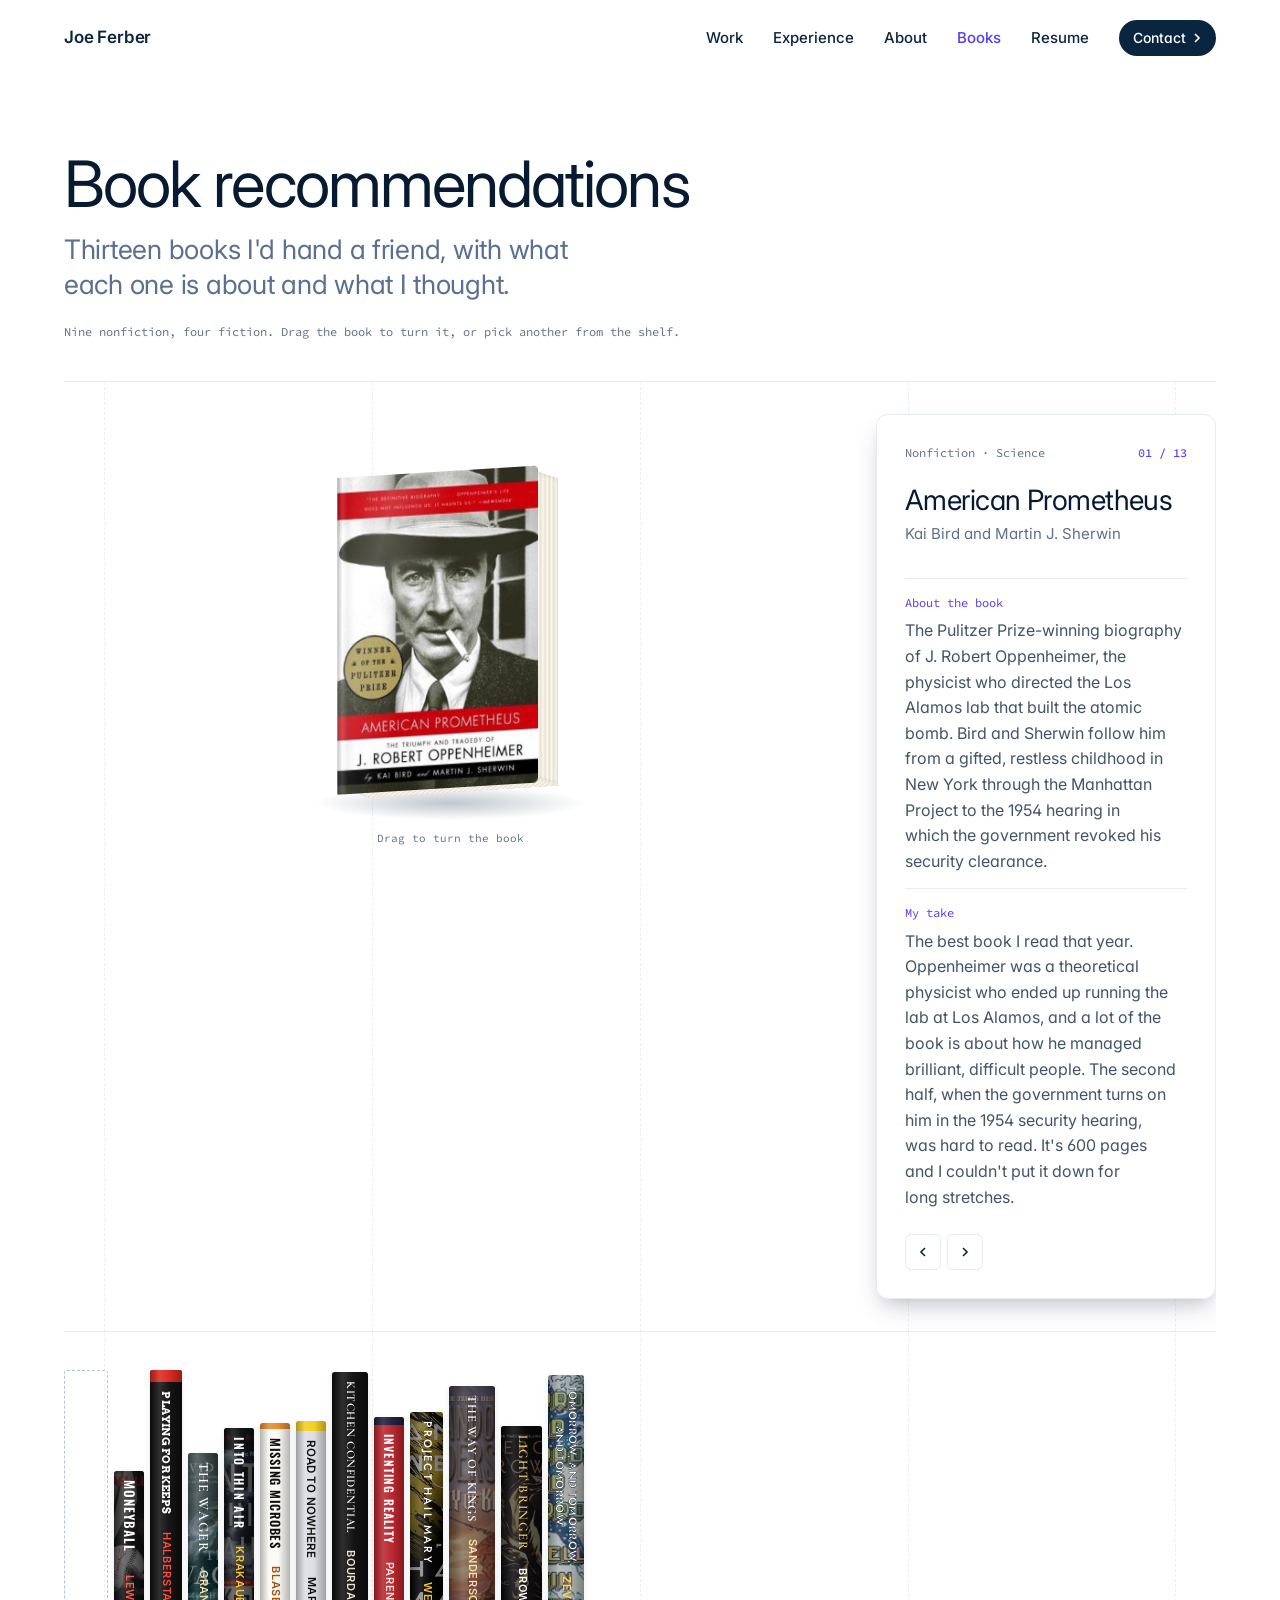
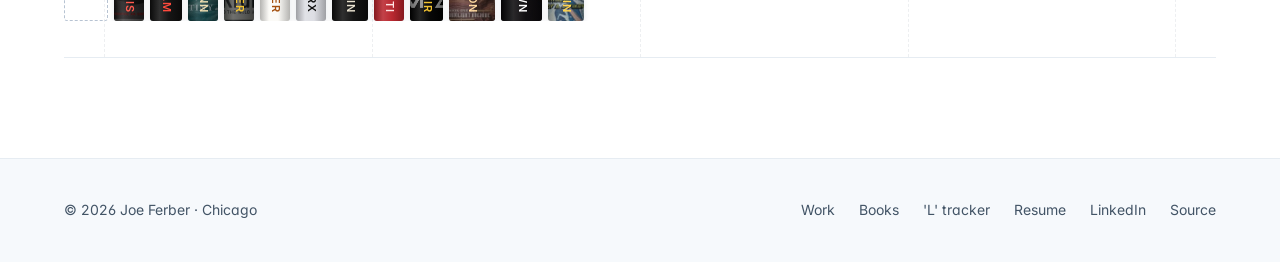
<file: books/index.html>
<!doctype html>
<html lang="en">
<head>
<meta charset="utf-8">
<meta name="viewport" content="width=device-width, initial-scale=1">
<title>Book recommendations | Joe Ferber</title>
<meta name="description" content="Thirteen books Joe Ferber recommends, with what each one is about and what he thought.">
<meta name="theme-color" content="#ffffff">
<meta property="og:type" content="website">
<meta property="og:site_name" content="Joe Ferber">
<meta property="og:title" content="Book recommendations | Joe Ferber">
<meta property="og:description" content="Thirteen books I&#39;d hand a friend, with what each one is about and what I thought.">
<meta property="og:image" content="https://joeferber.com/assets/joe-ferber-social.png?v=4">
<meta name="twitter:card" content="summary_large_image">
<link rel="icon" href="/assets/favicon.svg?v=2" type="image/svg+xml">
<link rel="apple-touch-icon" href="/assets/apple-touch-icon.png?v=2">
<link rel="canonical" href="https://joeferber.com/books/">
<meta property="og:url" content="https://joeferber.com/books/">
<meta property="og:image:width" content="1200">
<meta property="og:image:height" content="630">
<meta property="og:image:alt" content="Joe Ferber: Complex systems, made useful. An exploded stack of four project layers on a pink and purple gradient.">
<meta name="twitter:image" content="https://joeferber.com/assets/joe-ferber-social.png?v=4">
<link rel="preconnect" href="https://fonts.googleapis.com">
<link rel="preconnect" href="https://fonts.gstatic.com" crossorigin>
<link href="https://fonts.googleapis.com/css2?family=Inter:wght@300;400;500;600&family=Source+Code+Pro:wght@400;500&family=Oswald:wght@500;600&family=Jost:wght@500;600&family=Cormorant+Garamond:wght@600&family=Arvo:wght@700&display=swap" rel="stylesheet">
<style>
:root{
  --ground:#fff; --ground-muted:#f6f9fc; --panel:#fff;
  --ink:#0a2540; --ink-deep:#061b31; --ink-2:#425466; --ink-muted:#5f6f88;
  --accent:#635bff; --accent-strong:#533afd; --accent-hover:#4434d4;
  --rule:#e6ecf2; --surface-blue:#e5edf5;
  --field:#0d1738; --on-field-2:#b8c7dc;
  --sans:"Inter",system-ui,sans-serif; --mono:"Source Code Pro",ui-monospace,monospace;
  --container:1152px; --gutter:40px;
  --shadow-soft:0 2px 6px rgba(10,37,64,.06);
  --shadow-float:0 13px 27px -5px rgba(50,50,93,.2),0 8px 16px -8px rgba(0,0,0,.15);
  --ease-out:cubic-bezier(.16,1,.3,1); --ease:cubic-bezier(.4,0,.2,1);
}
*{box-sizing:border-box}
html{scroll-behavior:smooth}
body{margin:0;background:var(--ground);color:var(--ink);font:400 16px/1.6 var(--sans);-webkit-font-smoothing:antialiased;font-feature-settings:"ss01","cv11"}
::selection{background:var(--accent);color:#fff}
p{text-wrap:pretty}
a{color:inherit;text-decoration:none}
:focus-visible{outline:2px solid var(--accent);outline-offset:3px;border-radius:4px}
.wrap{width:min(100% - 2*var(--gutter),var(--container));margin-inline:auto}

.guides{position:absolute;inset:0;pointer-events:none;z-index:0}
.guides .wrap{height:100%;display:grid;grid-template-columns:repeat(4,1fr)}
.guides .wrap span{border-left:1px dashed rgba(10,37,64,.07)}
.guides .wrap span:last-child{border-right:1px dashed rgba(10,37,64,.07)}

header{position:absolute;inset:0 0 auto;z-index:20}
header .wrap{display:flex;align-items:center;justify-content:space-between;height:76px}
.mark{font-weight:600;font-size:17px;letter-spacing:-.01em;color:#fff;mix-blend-mode:normal}
.mark{color:var(--ink)}
nav{display:flex;align-items:center;gap:30px;font-size:15px;font-weight:500}
nav a{color:var(--ink)}nav a:not(.btn):hover{color:var(--ink-2)}
.btn{display:inline-flex;align-items:center;gap:6px;height:42px;padding:0 18px;border-radius:9999px;font-size:15px;font-weight:500;transition:background .15s var(--ease),color .15s var(--ease)}
.btn svg{width:10px;height:10px;transition:transform .18s var(--ease)}
.btn:hover svg{transform:translateX(3px)}
.btn-primary{background:var(--accent-strong);color:#fff}
.btn-primary:hover{background:var(--accent-hover)}
.btn-quiet{color:var(--accent-strong)}
.btn-quiet:hover{color:var(--ink)}
.hero .btn-quiet{background:rgba(255,255,255,.82);box-shadow:inset 0 0 0 1px var(--rule)}
.hero .btn-quiet:hover{background:#fff}
.btn-nav{background:var(--ink);color:#fff;height:36px;padding:0 14px;font-size:14px}
.btn-nav:hover{background:#163a5c}

.hero{position:relative;overflow:hidden;padding:176px 0 150px}
.ribbon{position:absolute;inset:-30% -10% auto 30%;height:120%;transform:skewY(-12deg);transform-origin:0 0;z-index:0;overflow:hidden}
.ribbon::before{content:"";position:absolute;inset:-20%;background:
  radial-gradient(ellipse 38% 46% at 86% 26%,rgba(254,150,21,.9),transparent 70%),
  radial-gradient(ellipse 40% 44% at 64% 30%,rgba(244,75,204,.78),transparent 70%),
  radial-gradient(ellipse 34% 40% at 80% 58%,rgba(253,133,150,.7),transparent 70%),
  radial-gradient(ellipse 46% 50% at 52% 62%,rgba(99,91,255,.72),transparent 70%),
  radial-gradient(ellipse 40% 42% at 34% 50%,rgba(128,202,255,.6),transparent 70%),
  radial-gradient(ellipse 50% 40% at 30% 82%,rgba(226,228,255,.9),transparent 70%);
  filter:saturate(1.08);animation:drift 26s var(--ease) infinite alternate}
@keyframes drift{to{transform:translate3d(-4%,3%,0) scale(1.06)}}
.ribbon::after{content:"";position:absolute;inset:auto 0 0;height:38%;background:linear-gradient(to bottom,rgba(255,255,255,0),#fff)}
.hero .wrap{position:relative;z-index:2}
h1{font-weight:400;font-size:clamp(44px,6vw,80px);line-height:1.04;letter-spacing:-.035em;margin:0;max-width:10.5em;color:var(--ink-deep);text-wrap:balance}
h1 span{color:#5b6f93}
.lede{font-size:clamp(18px,1.5vw,21px);line-height:1.5;color:var(--ink-2);max-width:31em;margin:28px 0 0;text-wrap:pretty}
.ctas{display:flex;flex-wrap:wrap;gap:8px;margin-top:36px}

.scrolly{position:relative;height:520vh;background:var(--ground)}
.stage{position:sticky;top:0;height:100vh;display:grid;align-items:center}
.stage .wrap{display:grid;grid-template-columns:minmax(0,1fr) minmax(0,1.1fr);gap:48px;align-items:center}
.copy{position:relative;height:340px}
.panel{position:absolute;inset:0;display:flex;flex-direction:column;justify-content:center;opacity:0;transform:translateY(-10px);transition:opacity .18s ease,transform .3s ease;pointer-events:none}
.panel.on{opacity:1;transform:none;pointer-events:auto;transition:opacity .5s ease .12s,transform .75s var(--ease-out) .12s}
.panel .k{font-family:var(--mono);font-size:13px;color:var(--accent-strong);margin-bottom:14px}
h2{font-weight:400;font-size:clamp(32px,3.4vw,48px);line-height:1.12;letter-spacing:-.025em;margin:0 0 18px;color:var(--ink-deep);text-wrap:balance}
.panel p{font-size:18px;line-height:1.55;color:var(--ink-2);margin:0;max-width:28em;text-wrap:pretty}
.panel .go{display:inline-flex;align-items:center;gap:6px;margin-top:24px;font-size:16px;font-weight:500;color:var(--accent-strong)}
.panel .go svg{width:10px;height:10px;transition:transform .18s var(--ease)}
.panel .go:hover svg{transform:translateX(3px)}
.metric{display:flex;align-items:baseline;gap:12px;margin-top:26px;padding-top:18px;border-top:1px solid var(--rule);max-width:28em}
.metric b{font-weight:400;font-size:40px;letter-spacing:-.03em;color:var(--ink-deep)}
.metric span{font-size:14px;color:var(--ink-muted)}
.progress{position:absolute;left:0;right:0;bottom:-40px;display:grid;grid-template-columns:repeat(4,1fr);gap:6px}
.progress i{height:2px;background:var(--rule);position:relative;overflow:hidden}
.progress i::after{content:"";position:absolute;inset:0;background:var(--accent);transform:scaleX(var(--f,0));transform-origin:left}

.viz{position:relative;height:72vh;display:grid;place-items:center;perspective:2200px}
.stack{position:relative;width:min(30vw,340px);aspect-ratio:1;transform-style:preserve-3d;transform:rotateX(58deg) rotateZ(var(--rz,-40deg))}
.plate{position:absolute;inset:0;border-radius:12px;background:var(--panel);border:1px solid var(--rule);box-shadow:var(--shadow-float);transition:border-color .35s var(--ease),opacity .35s var(--ease)}
.plate.on{border-color:var(--accent)}
.plate .tag{position:absolute;left:16px;top:12px;right:16px;display:flex;justify-content:space-between;font-family:var(--mono);font-size:11px;color:var(--ink-muted)}
.plate.on .tag{color:var(--accent-strong)}
.plate .body{position:absolute;inset:40px 16px 16px}
.cells{display:grid;grid-template-columns:repeat(9,1fr);gap:8px}
.cells span{aspect-ratio:1;border-radius:3px;background:var(--surface-blue)}
.plate.on .cells span.hot{background:var(--accent)}
.bars span{display:block;height:8px;border-radius:4px;background:var(--surface-blue);margin-bottom:12px}
.plate.on .bars span.hot{background:linear-gradient(90deg,var(--accent),#80caff)}
.net line{stroke:#c9d3df;stroke-width:1.5}
.net circle{fill:#fff;stroke:var(--ink);stroke-width:1.5}
.plate.on .net .hot{stroke:var(--accent)}
.plate.on .net circle.hot{fill:var(--accent)}
.mini{border:1px solid var(--rule);border-radius:8px;padding:12px 14px;font-size:13px}
.mini .r{display:flex;justify-content:space-between;padding:7px 0;border-top:1px solid var(--rule)}
.mini .r:first-child{border-top:0;color:var(--ink-muted);font-size:12px}
.plate.on .mini .win{color:var(--accent-strong);font-weight:500}


.work{padding:140px 0 120px;position:relative}
.sec-head{max-width:40em;margin-bottom:56px}
.sec-head h2 span{color:var(--ink-muted)}
.bento{display:grid;grid-template-columns:repeat(12,1fr);gap:20px}
.card{position:relative;border-radius:12px;background:var(--panel);border:1px solid var(--rule);box-shadow:var(--shadow-soft);padding:28px;overflow:hidden;display:flex;flex-direction:column;transition:transform .22s var(--ease),box-shadow .22s var(--ease)}
.card:hover{transform:translateY(-3px);box-shadow:0 8px 24px rgba(50,50,93,.1)}
.card h3{font-weight:500;font-size:22px;letter-spacing:-.015em;margin:0 0 8px;color:var(--ink-deep)}
.card p{margin:0;color:var(--ink-2);font-size:15px;max-width:30em}
.card .go{margin-top:20px;font-size:15px;font-weight:500;color:var(--accent-strong);display:inline-flex;gap:6px;align-items:center}
.card .go svg{width:10px;height:10px;transition:transform .18s var(--ease)}
.card:hover .go svg{transform:translateX(3px)}
.c7{grid-column:span 7}.c5{grid-column:span 5}.c4{grid-column:span 4}
.art{margin:-28px -28px 24px;height:230px;position:relative;background:var(--ground-muted);border-bottom:1px solid var(--rule);overflow:hidden}
.art.ll .match{position:absolute;left:36px;right:-30px;top:40px;background:#fff;border-radius:10px;box-shadow:var(--shadow-float);padding:16px 18px;font-size:14px;transform:rotate(-2deg)}
.art.ll .match .r{display:flex;justify-content:space-between;padding:8px 0;border-top:1px solid var(--rule)}
.art.ll .match .r:first-child{border-top:0;font-family:var(--mono);font-size:12px;color:var(--ink-muted)}
.art.ll .match .win b{color:var(--accent-strong);font-weight:500}
.art.ll .chip{position:absolute;right:24px;bottom:22px;background:var(--ink);color:#fff;font-size:12px;padding:6px 10px;border-radius:6px;box-shadow:var(--shadow-float)}
.art.trn{background:#0d1738}
.art.trn svg{position:absolute;inset:0;width:100%;height:100%}
.art.small{height:176px}
.mm{position:absolute;inset:18px 22px 26px 40px;display:grid;grid-template-columns:1fr 1fr;grid-template-rows:1fr 1fr;border-left:1.5px solid var(--ink);border-bottom:1.5px solid var(--ink)}
.mm div{border:1px dashed #d3dce7;margin:-.5px;position:relative;font-family:var(--mono);font-size:11px;color:var(--ink-muted);padding:5px 7px}
.mm .keep{background:rgba(99,91,255,.06);color:var(--ink-2)}
.mm i{position:absolute;width:30px;height:30px;border-radius:50%;background:#fff;border:1.5px solid var(--ink);display:grid;place-items:center;font:500 11px var(--sans);font-style:normal;color:var(--ink);box-shadow:var(--shadow-soft)}
.mm i.hot{background:var(--accent);border-color:var(--accent);color:#fff}
.ax{position:absolute;font-family:var(--mono);font-size:11px;color:var(--ink-muted)}
.ax.x{right:22px;bottom:6px}.ax.y{left:10px;top:18px;writing-mode:vertical-rl;transform:rotate(180deg)}
.gl{position:absolute;inset:18px 20px;display:grid;gap:9px;align-content:start}
.gl .row{display:grid;grid-template-columns:78px 1fr 30px;gap:10px;align-items:center;font-size:11px;color:var(--ink-2)}
.gl .seg{display:grid;grid-template-columns:repeat(5,1fr);gap:3px}
.gl .seg b{height:8px;border-radius:2px;background:var(--surface-blue)}
.gl .seg b.y{background:var(--ink)}
.gl .seg b.r{background:#e5484d}
.gl .row span:last-child{font-family:var(--mono);font-size:11px;text-align:right;color:var(--ink-muted)}
.gl .gate{margin-top:4px;display:flex;justify-content:space-between;align-items:center;padding:7px 10px;border-radius:6px;background:#fff;border:1px solid var(--rule);font-size:11px}
.gl .gate em{font-style:normal;font-family:var(--mono);font-size:11px;color:#b42318;background:#fdecec;padding:2px 6px;border-radius:4px}
.ps{position:absolute;inset:16px 20px}
.ps .f{font-family:var(--mono);font-size:11px;color:var(--ink-muted);margin-bottom:10px}
.ps .f b{color:var(--accent-strong);font-weight:500}
.ps .w{display:grid;grid-template-columns:repeat(4,1fr);gap:10px;margin-bottom:12px}
.ps .w div{font-family:var(--mono);font-size:11px;color:var(--ink-muted)}
.ps .w s{display:block;height:3px;background:var(--surface-blue);border-radius:2px;margin-top:5px;position:relative;text-decoration:none}
.ps .w s::after{content:"";position:absolute;top:-4px;left:var(--k);width:10px;height:10px;border-radius:50%;background:#fff;border:1.5px solid var(--accent);transform:translateX(-50%)}
.ps .rk{display:grid;grid-template-columns:16px 1fr auto;gap:8px;align-items:center;font-size:11px;padding:5px 0;border-top:1px solid var(--rule);color:var(--ink-2)}
.ps .rk em{font-style:normal;font-family:var(--mono);font-size:11px;color:var(--ink-muted)}
.ps .rk strong{font-weight:500;color:var(--ink-deep)}
.ps .rk:first-of-type strong{color:var(--accent-strong)}


.books{padding:150px 0 40px;position:relative}
.books .sec-head{margin-bottom:20px}
.books .sec-head h2 span{color:#5b6f93}
.books .note{font-family:var(--mono);font-size:12px;color:var(--ink-muted);margin:0 0 40px}
.library{position:relative;display:grid;grid-template-columns:minmax(0,1fr) 340px;gap:32px 40px;border-block:1px solid var(--rule);padding:32px 0 36px;overflow:hidden}
.book-stage{position:relative;z-index:1;height:440px;display:grid;place-items:center;perspective:1500px;cursor:grab;touch-action:pan-y;outline:none;border-radius:10px;user-select:none;-webkit-user-select:none}
.book-stage.drag{cursor:grabbing}
.book-stage:focus-visible{box-shadow:0 0 0 2px var(--accent)}
.book-stage .hint{position:absolute;left:50%;transform:translateX(-50%);bottom:6px;white-space:nowrap;font-family:var(--mono);font-size:11px;color:var(--ink-muted)}
.ground{position:absolute;left:50%;bottom:34px;width:280px;height:34px;margin-left:-140px;background:radial-gradient(closest-side,rgba(10,37,64,.26),rgba(10,37,64,0));transform:scaleX(var(--gs,1));pointer-events:none}
.lift{transition:transform .8s var(--ease-out),opacity .5s var(--ease)}
.lift.enter{transform:translateY(60px);opacity:0;transition:none}
.book3d{--bw:220px;--bh:320px;--bd:46px;--c:#0a2540;--fg:#fff;position:relative;width:var(--bw);height:var(--bh);transform-style:preserve-3d;transform:rotateX(var(--rx,8deg)) rotateY(var(--ry,-24deg))}
.book3d .f{position:absolute;left:50%;top:50%;backface-visibility:hidden}
.book3d .front,.book3d .back{width:var(--bw);height:var(--bh);margin:calc(var(--bh)/-2) 0 0 calc(var(--bw)/-2);background-color:var(--c);color:var(--fg);overflow:hidden;
  background-image:linear-gradient(90deg,rgba(0,0,0,.26) 0,rgba(255,255,255,.1) 2.5%,rgba(0,0,0,.06) 5%,rgba(0,0,0,0) 9%),repeating-linear-gradient(0deg,rgba(255,255,255,.035) 0 1px,transparent 1px 3px),repeating-linear-gradient(90deg,rgba(0,0,0,.035) 0 1px,transparent 1px 3px)}
.book3d .front{border-radius:2px 6px 6px 2px;transform:translateZ(calc(var(--bd)/2))}
.book3d .back{border-radius:6px 2px 2px 6px;transform:rotateY(180deg) translateZ(calc(var(--bd)/2));background-image:linear-gradient(270deg,rgba(0,0,0,.26) 0,rgba(255,255,255,.1) 2.5%,rgba(0,0,0,0) 9%),repeating-linear-gradient(0deg,rgba(255,255,255,.035) 0 1px,transparent 1px 3px)}
.book3d .spine{width:var(--bd);height:var(--bh);margin:calc(var(--bh)/-2) 0 0 calc(var(--bd)/-2);transform:rotateY(-90deg) translateZ(calc(var(--bw)/2))}
.book3d .edge{width:calc(var(--bd) - 6px);height:calc(var(--bh) - 10px);margin:calc((var(--bh) - 10px)/-2) 0 0 calc((var(--bd) - 6px)/-2);transform:rotateY(90deg) translateZ(calc(var(--bw)/2 - 4px));background:repeating-linear-gradient(90deg,#fbf8f1 0 1px,#e8e1d1 1px 2px);box-shadow:inset 0 0 6px rgba(0,0,0,.12)}
.book3d .top,.book3d .bot{width:calc(var(--bw) - 10px);height:calc(var(--bd) - 6px);margin:calc((var(--bd) - 6px)/-2) 0 0 calc((var(--bw) - 10px)/-2);background:repeating-linear-gradient(0deg,#fbf8f1 0 1px,#e8e1d1 1px 2px);box-shadow:inset 0 0 6px rgba(0,0,0,.12)}
.book3d .top{transform:rotateX(90deg) translateZ(calc(var(--bh)/2 - 4px)) translateX(4px)}
.book3d .bot{transform:rotateX(-90deg) translateZ(calc(var(--bh)/2 - 4px)) translateX(4px)}
.front .cvimg{position:absolute;inset:0;width:100%;height:100%;object-fit:cover;pointer-events:none;user-select:none}
.front::before{content:"";position:absolute;inset:0;z-index:2;background:linear-gradient(90deg,rgba(0,0,0,.28) 0,rgba(255,255,255,.12) 2.5%,rgba(0,0,0,.06) 5%,rgba(0,0,0,0) 9%);pointer-events:none}
.front::after{z-index:3}
.front::after,.back::after{content:"";position:absolute;inset:0;background:linear-gradient(105deg,rgba(255,255,255,0) calc(var(--sh,50%) - 22%),rgba(255,255,255,.2) var(--sh,50%),rgba(255,255,255,0) calc(var(--sh,50%) + 22%));pointer-events:none}
.back .blurb{position:absolute;left:28px;right:30px;top:36px;bottom:56px;font:400 12px/1.5 var(--sans);opacity:.9;overflow:hidden}
.back .bn{display:-webkit-box;-webkit-box-orient:vertical;-webkit-line-clamp:13;overflow:hidden}
.back .blurb b{display:block;font:500 11px var(--mono);letter-spacing:.06em;text-transform:uppercase;opacity:.7;margin-bottom:10px}
.back .mk{position:absolute;left:28px;bottom:28px;font:500 11px var(--mono);opacity:.6}
.detail{position:relative;z-index:1;align-self:center;background:#fff;border:1px solid var(--rule);border-radius:12px;box-shadow:var(--shadow-float);padding:28px;display:flex;flex-direction:column;min-height:300px}
.detail .k{display:flex;justify-content:space-between;font-family:var(--mono);font-size:12px;color:var(--ink-muted)}
.detail .k b{font-weight:500;color:var(--accent-strong)}
.detail h3{font-weight:400;font-size:28px;line-height:1.15;letter-spacing:-.02em;color:var(--ink-deep);margin:22px 0 6px;text-wrap:balance}
.detail .by{color:var(--ink-muted);font-size:15px;margin:0 0 18px}
.detail p{color:var(--ink-2);font-size:16px;margin:0}
.detail .sw{display:flex;gap:6px;margin-top:auto;padding-top:24px}
.detail .sw button{width:36px;height:36px;border-radius:6px;border:1px solid var(--rule);background:#fff;color:var(--ink);cursor:pointer;display:grid;place-items:center;transition:border-color .15s var(--ease),color .15s var(--ease)}
.detail .sw button:hover{border-color:var(--accent);color:var(--accent-strong)}
.detail .sw svg{width:10px;height:10px}
.detail>*{transition:opacity .25s var(--ease)}
.detail.swap>*{opacity:0}
.row{grid-column:1/-1;position:relative;z-index:1;display:flex;align-items:flex-end;gap:6px;height:290px;padding-top:24px;border-top:1px solid var(--rule);overflow-x:auto;scrollbar-width:none}
.row::-webkit-scrollbar{display:none}
.row::after{content:"";position:sticky;right:0}
.sb{--h:120px;--w:28px;--c:#0a2540;--fg:#fff;position:relative;flex:0 0 var(--w);height:var(--h);border:0;padding:0;cursor:pointer;border-radius:3px;box-shadow:0 2px 6px rgba(10,37,64,.1);transition:transform .3s var(--ease-out),box-shadow .3s var(--ease),opacity .3s var(--ease);font:inherit;display:flex;align-items:center;justify-content:center}
.spn{position:relative;overflow:hidden;display:flex;flex-direction:column;align-items:center;gap:10px;background-color:var(--bg,#111);color:var(--fg,#fff);background-image:var(--art,none);background-size:auto 100%;background-position:var(--ax,50%) 0;background-repeat:no-repeat}
.spn::before{content:"";position:absolute;inset:0;background:var(--ov,transparent);pointer-events:none}
.spn::after{content:"";position:absolute;inset:0;background:linear-gradient(90deg,rgba(0,0,0,.28),rgba(255,255,255,.14) 30%,rgba(255,255,255,.03) 60%,rgba(0,0,0,.28));pointer-events:none}
.spn>*{position:relative;z-index:1}
.spn .band{position:absolute;z-index:0;left:0;right:0;top:0;height:var(--bandh,0);background:var(--band,transparent)}
.spn .rot{position:absolute;z-index:1;left:50%;top:calc(50% + var(--bandh,0px) / 2);width:calc(var(--len,200px) - var(--bandh,0px) - 1.6 * var(--base));height:calc(var(--sw,30px) - 4px);transform:translate(-50%,-50%) rotate(90deg);display:flex;align-items:center;justify-content:space-between;gap:calc(.8 * var(--base))}
.spn .st{min-width:0;font-family:var(--tf,var(--sans));font-weight:var(--tw,500);font-size:calc(var(--base) * var(--tz,1));letter-spacing:var(--tls,.02em);line-height:1.3;text-transform:uppercase;white-space:nowrap;overflow:hidden;-webkit-text-stroke:var(--stroke,0)}
.spn.sp-wrap .st{line-height:1.15;white-space:normal;display:-webkit-box;-webkit-box-orient:vertical;-webkit-line-clamp:2}
.spn .sa{flex:none;font-family:var(--af,var(--sans));font-weight:600;font-size:max(11px,calc(var(--base) * .82));letter-spacing:.06em;text-transform:uppercase;color:var(--ac,currentColor);white-space:nowrap}
.sb.spn{--base:11px}
.book3d .spine.spn{--base:13px;border-radius:6px}
.sb:hover:not(.picked){transform:translateY(-10px);box-shadow:var(--shadow-float)}
.sb:focus-visible{outline:2px solid var(--accent);outline-offset:3px}
.sb.picked{background:none!important;box-shadow:none;outline:1px dashed #b7c3d2;outline-offset:-1px}
.sb.picked>*,.sb.picked::before,.sb.picked::after{opacity:0}
@media (max-width:900px){
  .library{grid-template-columns:1fr;padding:20px 0;gap:16px}
  .book-stage{height:360px}
  .book3d{--bw:180px;--bh:262px;--bd:38px}
  .book3d .spine.spn{--base:11px}
  .detail{min-height:0}
}
.books-teaser{padding:150px 0 40px}
.books-teaser .sec-head h2 span{color:#5b6f93}
.sec-link{color:var(--ink-deep);display:inline-flex;align-items:center;gap:10px;border-bottom:1px solid transparent;transition:border-color .2s var(--ease)}
.sec-link svg{width:16px;height:16px;transition:transform .2s var(--ease)}
.sec-link:hover{border-bottom-color:currentColor}.sec-link:hover svg{transform:translateX(4px)}
.bk-row{display:grid;grid-template-columns:repeat(7,minmax(0,1fr));gap:16px;align-items:end}
.bk-tile{display:block;border-radius:4px;overflow:hidden;box-shadow:var(--shadow-soft);transition:transform .25s var(--ease-out),box-shadow .25s var(--ease)}
.bk-tile img{display:block;width:100%;height:auto;aspect-ratio:2/3;object-fit:cover}
.bk-tile:hover{transform:translateY(-6px);box-shadow:var(--shadow-float)}
@media (max-width:900px){.bk-row{grid-template-columns:repeat(4,minmax(0,1fr));gap:12px}}
.close{padding:170px 0 120px;text-align:left}
.close h2{font-size:clamp(36px,4.4vw,60px);max-width:14em}
footer{border-top:1px solid var(--rule);background:var(--ground-muted);padding:40px 0;font-size:14px;color:var(--ink-2)}
footer .wrap{display:flex;justify-content:space-between;gap:16px;flex-wrap:wrap}
footer nav{gap:24px;font-weight:400;font-size:14px}footer nav a{color:var(--ink-2)}

.menu{display:none}
.hero-grid{display:grid;grid-template-columns:minmax(0,1.15fr) minmax(0,.85fr);gap:56px;align-items:center}
.portrait{margin:0;position:relative;justify-self:end;width:min(100%,360px)}
.portrait .photo{border-radius:12px;overflow:hidden;aspect-ratio:4/5;background:var(--surface-blue);box-shadow:var(--shadow-float);border:1px solid rgba(255,255,255,.7)}
.portrait img{display:block;width:100%;height:100%;object-fit:cover;object-position:46% 30%}
.portrait figcaption{position:absolute;left:-36px;bottom:28px;background:#fff;border:1px solid var(--rule);border-radius:10px;box-shadow:var(--shadow-medium,0 8px 24px rgba(50,50,93,.1));padding:12px 16px;font-size:13px;line-height:1.45;color:var(--ink-2);width:max-content;max-width:min(320px,calc(100vw - 48px))}
.portrait figcaption b{display:block;font-weight:500;font-size:15px;color:var(--ink-deep)}
.portrait figcaption span{display:block}
.experience{padding:150px 0 40px}
.experience .sec-head h2 span,.about .sec-head h2 span{color:#5b6f93}
.job{display:grid;grid-template-columns:4fr 8fr;gap:40px;padding:40px 0;border-top:1px solid var(--rule)}
.job-meta b{display:block;font-weight:500;font-size:20px;letter-spacing:-.01em;color:var(--ink-deep)}
.job-meta span{display:block;margin-top:4px;font-size:14px;color:var(--ink-muted)}
.job h3{font-weight:400;font-size:clamp(26px,2.6vw,34px);letter-spacing:-.02em;margin:0 0 12px;color:var(--ink-deep)}
.job p{margin:0;color:var(--ink-2);font-size:17px;max-width:40em}
.job ul{list-style:none;padding:0;margin:24px 0 0;display:grid;grid-template-columns:repeat(3,minmax(0,1fr));gap:16px}
.job li{padding-top:12px;border-top:1px solid var(--rule);font-size:14px;color:var(--ink-2);line-height:1.45}
.job li b{display:block;font-weight:300;font-size:30px;letter-spacing:-.03em;color:var(--ink-deep);margin-bottom:4px}
.about{padding:130px 0 20px;background:linear-gradient(var(--ground),var(--ground-muted));border-bottom:1px solid var(--rule)}
.about-grid{display:grid;grid-template-columns:minmax(0,7fr) minmax(0,5fr);gap:64px;align-items:start;padding-bottom:110px}
.about h2{font-weight:400;font-size:clamp(32px,3.4vw,48px);line-height:1.12;letter-spacing:-.025em;margin:0;color:var(--ink-deep);text-wrap:balance}
.edu{background:#fff;border:1px solid var(--rule);border-radius:12px;box-shadow:var(--shadow-soft)}
.edu-row{padding:20px 24px;border-top:1px solid var(--rule)}
.edu-row:first-child{border-top:0;padding-bottom:12px}
.edu-row .k{font-family:var(--mono);font-size:12px;color:var(--accent-strong)}
.edu-row b{display:block;font-weight:500;font-size:17px;color:var(--ink-deep)}
.edu-row p{margin:4px 0 2px;color:var(--ink-2);font-size:15px}
.edu-row span{display:block;font-size:13px;color:var(--ink-muted)}
@media (max-width:900px){
  .menu{display:inline-flex;align-items:center;height:40px;padding:0 16px;border-radius:9999px;border:1px solid var(--rule);background:#fff;font:500 14px var(--sans);color:var(--ink);cursor:pointer}
  header nav{display:none;position:absolute;top:68px;left:20px;right:20px;flex-direction:column;align-items:stretch;gap:0;padding:8px;background:#fff;border:1px solid var(--rule);border-radius:12px;box-shadow:var(--shadow-float)}
  header nav.open{display:flex}
  header nav a{padding:12px 14px;border-radius:8px}
  header nav a:not(.btn):hover{background:var(--ground-muted)}
  header nav .btn-nav{margin-top:6px;height:44px;justify-content:center}
  .hero-grid{grid-template-columns:1fr;gap:40px}
  .portrait{justify-self:start;width:min(78%,300px);margin-left:28px}
  .portrait figcaption{left:-28px;bottom:20px}
  .job{grid-template-columns:1fr;gap:12px}
  .job ul{grid-template-columns:1fr}
  .about-grid{grid-template-columns:1fr;gap:36px;padding-bottom:80px}
  .experience{padding-top:110px}
}

.reveal{opacity:0;transform:translateY(24px);transition:opacity .55s var(--ease-out),transform .65s var(--ease-out)}
.reveal.in{opacity:1;transform:none}

@media (max-width:900px){
  :root{--gutter:20px}
  .hero{padding:130px 0 90px}
  .ribbon{inset:-40% -40% auto 0}
  .stage .wrap{grid-template-columns:1fr;grid-template-rows:40vh auto;gap:12px}
  .viz{order:-1;height:40vh}.stack{width:54vw}
  .copy{height:300px}.progress{bottom:-18px}
  .bento{grid-template-columns:1fr}.c7,.c5,.c4{grid-column:auto}
  .guides{display:none}
}
@media (prefers-reduced-motion:reduce){
  *,*::before,*::after{animation-duration:.01ms!important;animation-iteration-count:1!important;transition-duration:.01ms!important;scroll-behavior:auto!important}
  .reveal{opacity:1;transform:none}
}
</style>
<style>
.books-page{padding:150px 0 100px}
.page-title{font-weight:400;font-size:clamp(40px,5vw,64px);line-height:1.06;letter-spacing:-.03em;margin:0;color:var(--ink-deep);text-wrap:balance}
.page-title span{display:block;margin-top:14px;font-size:.42em;line-height:1.3;letter-spacing:-.01em;color:#5b6f93}
header nav a[aria-current="page"]{color:var(--accent-strong)}
.detail .sec{padding-top:14px;margin-top:14px;border-top:1px solid var(--rule)}
.detail .sec:first-of-type{border-top:0;margin-top:0;padding-top:0}
.detail .lbl{display:block;margin-bottom:6px;font-family:var(--mono);font-size:12px;color:var(--accent-strong)}
.detail .dt{font-weight:400;font-size:28px;line-height:1.15;letter-spacing:-.02em;color:var(--ink-deep);margin:22px 0 6px;text-wrap:balance}
</style>
</head>
<body>
<header>
  <div class="wrap">
    <a class="mark" href="/">Joe Ferber</a>
    <button class="menu" type="button" aria-expanded="false" aria-controls="site-nav"><span>Menu</span></button>
    <nav id="site-nav" aria-label="Primary"><a href="/#work">Work</a><a href="/#experience">Experience</a><a href="/#about">About</a><a href="/books/" aria-current="page">Books</a><a href="/assets/Joe_Ferber_Resume.pdf?v=2026-11b" download>Resume</a><a class="btn btn-nav" href="mailto:joe.ferber@kellogg.northwestern.edu">Contact <svg viewBox="0 0 10 10" fill="none" stroke="currentColor" stroke-width="1.6"><path d="M3 1l4 4-4 4"/></svg></a></nav>
  </div>
</header>

<main class="books books-page" id="top">
  <div class="wrap">
    <div class="sec-head"><h1 class="page-title">Book recommendations <span>Thirteen books I'd hand a friend, with what each one is about and what I thought.</span></h1></div>
    <p class="note">Nine nonfiction, four fiction. Drag the book to turn it, or pick another from the shelf.</p>
    <div class="library">
      <div class="guides" aria-hidden="true"><div class="wrap"><span></span><span></span><span></span><span></span></div></div>
      <div class="book-stage" id="stage" tabindex="0" role="img" aria-roledescription="3D book" aria-label="Selected book. Drag or use the arrow keys to turn it.">
        <div class="ground" id="ground"></div>
        <div class="lift" id="lift">
          <div class="book3d" id="book3d">
            <div class="f front"><img class="cvimg" alt="" draggable="false"></div>
            <div class="f back"><div class="blurb"><b>About the book</b><span class="bn"></span></div><span class="mk">joeferber.com / shelf</span></div>
            <div class="f spine spn"></div>
            <div class="f edge"></div><div class="f top"></div><div class="f bot"></div>
          </div>
        </div>
        <span class="hint">Drag to turn the book</span>
      </div>
      <div class="detail" id="detail" aria-live="polite"></div>
      <div class="row" id="row" role="list" aria-label="Bookshelf"></div>
    </div>
  </div>
</main>

<footer><div class="wrap"><span>© <span id="year">2026</span> Joe Ferber · Chicago</span><nav aria-label="Footer"><a href="/#work">Work</a><a href="/books/">Books</a><a href="/trains/">'L' tracker</a><a href="/assets/Joe_Ferber_Resume.pdf?v=2026-11b" download>Resume</a><a href="https://www.linkedin.com/in/joe-ferber/">LinkedIn</a><a href="https://github.com/kelloggjoe/joe-ferber-portfolio">Source</a></nav></div></footer>

<script>
const menuBtn=document.querySelector('.menu'),siteNav=document.getElementById('site-nav');
const setMenu=o=>{menuBtn.setAttribute('aria-expanded',String(o));siteNav.classList.toggle('open',o)};
menuBtn.addEventListener('click',()=>setMenu(!siteNav.classList.contains('open')));
document.addEventListener('click',e=>{if(siteNav.classList.contains('open')&&!menuBtn.contains(e.target)&&(e.target.closest('#site-nav a')||!siteNav.contains(e.target)))setMenu(false)});
addEventListener('keydown',e=>{if(e.key==='Escape'&&siteNav.classList.contains('open')){setMenu(false);menuBtn.focus()}});
document.getElementById('year').textContent=new Date().getFullYear();
const BOOKS=[["American Prometheus","Kai Bird and Martin J. Sherwin","#1f1c1a","#fff",60,"Nonfiction · Science","The best book I read that year. Oppenheimer was a theoretical physicist who ended up running the lab at Los Alamos, and a lot of the book is about how he managed brilliant, difficult people. The second half, when the government turns on him in the 1954 security hearing, was hard to read. It's 600 pages and I couldn't put it down for long stretches.","american-prometheus","The Pulitzer Prize-winning biography of J. Robert Oppenheimer, the physicist who directed the Los Alamos lab that built the atomic bomb. Bird and Sherwin follow him from a gifted, restless childhood in New York through the Manhattan Project to the 1954 hearing in which the government revoked his security clearance."],["Moneyball","Michael Lewis","#5f615e","#fff",40,"Nonfiction · Business","An incredibly intriguing story for a book about statistics. The A's couldn't outspend anyone, so they paid for things other teams undervalued, like on-base percentage. The math is the easy part of the story. The hard part was getting scouts and executives to trust it. I learned quite a lot.","moneyball","In 2002 the Oakland A's had one of the smallest payrolls in baseball and kept winning anyway. Michael Lewis follows general manager Billy Beane as he builds a roster around overlooked statistics like on-base percentage, and around players the rest of the league had written off."],["Playing for Keeps","David Halberstam","#111111","#fff",48,"Nonfiction · Business","Halberstam covers Jordan's whole career, but I liked the business around him most: Nike, the NBA's marketing, and the TV deals that carried the league overseas. He spends real time on the people making those calls, which I didn't expect from a basketball book.","playing-for-keeps","David Halberstam's account of Michael Jordan's career, from his childhood in North Carolina through six championships with the Chicago Bulls. It's also the story of how Nike, the NBA, and cable television turned one player into a worldwide brand."],["The Wager","David Grann","#1f3b47","#fff",44,"Nonfiction · History","Only 270 pages, and excellent from start to finish. It's a gripping story about people pushed to the extreme, and I couldn't put it down. Am I an old man now that I enjoy books about ships and the 18th-century British navy? Yes.","the-wager","In 1741 the British warship Wager wrecked off the coast of Patagonia. The survivors split up, and two groups eventually made it home with very different stories about what happened, each accusing the other of mutiny. David Grann reconstructs the truth from logbooks, journals, and the court-martial that followed."],["Into Thin Air","Jon Krakauer","#2b2f33","#fff",46,"Nonfiction · Adventure","Fantastic, enthralling, and the kind of book that sticks with you. The account gets more unsettling as chaos sets in and climbers have to make life-or-death decisions. Incredibly well written.","into-thin-air","In May 1996 journalist Jon Krakauer reached the summit of Mount Everest on assignment for Outside magazine. Hours later a storm hit the mountain, and eight climbers died. This is his firsthand account of the climb, the disaster, and the decisions that led to it."],["Missing Microbes","Martin J. Blaser","#f4f1ea","#061b31",42,"Nonfiction · Science","My neuroscience background made this one hard to put down. Blaser argues that decades of heavy antibiotic use have wiped out gut bacteria we depend on, and he ties that loss to rising rates of asthma, allergies, and obesity. Antibiotics are still the hero of the story. He just makes a good case that nobody was tracking what they cost.","missing-microbes","Microbiologist Martin Blaser explains how the trillions of bacteria living in and on our bodies help keep us healthy, and how overusing antibiotics may be wiping some of them out for good. He links that loss to the rise of conditions like asthma, allergies, obesity, and diabetes."],["Road to Nowhere","Paris Marx","#d9d8df","#061b31",44,"Nonfiction · Technology","Paris Marx goes after Silicon Valley's transportation pitches one at a time: ride-hailing, self-driving cars, the Hyperloop. His argument is that most of them were designed around a business model, and that cities would get more out of better buses and trains. I built a tracker for Chicago's trains, so I was already on his side.","road-to-nowhere","Paris Marx looks at the transportation future Silicon Valley keeps selling, from Uber to self-driving cars to the Hyperloop, and argues that it mostly serves the companies doing the selling. The book makes the case for public transit and for cities built around people rather than cars."],["Kitchen Confidential","Anthony Bourdain","#0d0d0d","#fff",44,"Nonfiction · Memoir","Bourdain writes like he's talking to you at the bar after a shift. It's blunt and very funny, and you come away knowing how a restaurant actually runs. I liked it even more than A Cook's Tour.","kitchen-confidential","Anthony Bourdain's memoir of two decades in professional kitchens, from washing dishes on Cape Cod to running the kitchen at Brasserie Les Halles in New York. It's a candid look at how restaurants really work, with advice on what to order and what to avoid."],["Inventing Reality","Michael Parenti","#c3262d","#fff",40,"Nonfiction · Media","Some of the examples are dated, but the argument still lands: who gets quoted and what gets left out shape a story as much as the facts do. It made me read the news differently.","inventing-reality","Michael Parenti examines how American news media shape what readers believe. He argues that coverage of politics, labor, and foreign affairs tends to reflect the interests of the companies that own the outlets, and he walks through specific stories to show how framing and omission do the work."],["Project Hail Mary","Andy Weir","#1d170b","#fff",50,"Fiction","If you don't like science, you'll hate it. I like science, so I loved it. A junior high science teacher wakes up alone on a spaceship with no memory and has to work out, one experiment at a time, why he's there. The pacing is perfect. If you like this one, read John Scalzi next.","project-hail-mary","Ryland Grace wakes up alone on a spacecraft with no memory of who he is or how he got there. As it comes back to him, he learns he's on a last-chance mission to save Earth from an organism that's dimming the sun, and that he may not be as alone as he thought."],["The Way of Kings","Brandon Sanderson","#3a2a20","#fff",70,"Fiction","1,252 pages and over a month of reading. It starts slow, really slow, and it could have been 20% shorter, but it picks up, and the scale of what's coming is exciting. It's fun to read something this long.","way-of-kings","The first book in Brandon Sanderson's Stormlight Archive. On Roshar, a world scoured by giant storms, a surgeon's son turned slave, a highprince troubled by visions, and a young scholar with a secret are pulled into a war that turns out to be the start of something much bigger."],["Light Bringer","Pierce Brown","#0b0b0b","#fff",62,"Fiction","Maybe the best of the series. Cassius was always my favorite, and he shines in this one. I don't know what I'll do until the final book comes out. This might be the best series I've ever read.","light-bringer","The sixth book in Pierce Brown's Red Rising saga. Darrow, who started the series as a slave mining beneath the surface of Mars, is now fighting to hold together the republic he helped build while war spreads across the solar system."],["Tomorrow, and Tomorrow, and Tomorrow","Gabrielle Zevin","#4e6474","#fff",46,"Fiction","Not my typical book, but I couldn't put it down for long stretches. Two friends make video games together for about thirty years, and the book is really about what that partnership costs them. The video game details were cool, and I liked the ending.","tomorrow","Sam and Sadie meet as kids in a hospital game room in Los Angeles, then run into each other years later and start designing video games together. Over three decades the book follows their partnership, their success, and the ways they let each other down."]];
const row=document.getElementById('row'),detail=document.getElementById('detail'),stage=document.getElementById('stage'),book=document.getElementById('book3d'),lift=document.getElementById('lift'),ground=document.getElementById('ground');
const pad=n=>String(n).padStart(2,'0');
const chev=d=>`<svg viewBox="0 0 10 10" fill="none" stroke="currentColor" stroke-width="1.6"><path d="${d}"/></svg>`;
const still=matchMedia('(prefers-reduced-motion: reduce)').matches;
let cur=-1,ry=-24,rx=8,vel=0,target=null,drag=null,lastTouch=0;
const REST=-24;
function apply(){
  book.style.setProperty('--ry',ry+'deg');book.style.setProperty('--rx',rx+'deg');
  const r=ry*Math.PI/180;book.style.setProperty('--sh',(50+Math.sin(r)*70)+'%');
  ground.style.setProperty('--gs',(.62+.38*Math.abs(Math.cos(r))).toFixed(3));
}
function tick(t){
  if(!drag){
    if(target!==null){ry+=(target-ry)*.12;rx+=(8-rx)*.12;if(Math.abs(target-ry)<.1){ry=target;target=null}}
    else if(Math.abs(vel)>.05){ry+=vel;vel*=.94;lastTouch=t}
    else if(!still&&t-lastTouch>2600){const want=REST+Math.sin(t/1600)*7;ry+=(want-ry)*.02;rx+=(8-rx)*.05}
  }
  apply();requestAnimationFrame(tick);
}
requestAnimationFrame(tick);
stage.addEventListener('pointerdown',e=>{drag={x:e.clientX,y:e.clientY,id:e.pointerId,moved:false};target=null;vel=0;stage.setPointerCapture(e.pointerId);stage.classList.add('drag')});
stage.addEventListener('pointermove',e=>{if(!drag||e.pointerId!==drag.id)return;const dx=e.clientX-drag.x,dy=e.clientY-drag.y;drag.x=e.clientX;drag.y=e.clientY;ry+=dx*.55;rx=Math.max(-22,Math.min(28,rx-dy*.25));vel=dx*.55;lastTouch=performance.now()});
const end=e=>{if(!drag)return;drag=null;stage.classList.remove('drag');lastTouch=performance.now()};
stage.addEventListener('pointerup',end);stage.addEventListener('pointercancel',end);stage.addEventListener('lostpointercapture',end);
stage.addEventListener('keydown',e=>{if(e.key==='ArrowLeft'||e.key==='ArrowRight'){e.preventDefault();target=(target??ry)+(e.key==='ArrowLeft'?-45:45);lastTouch=performance.now()}if(e.key==='Home'){target=REST}});
const SPINES={
 "american-prometheus":{bg:"#151311",fg:"#fff",ac:"#e0453a",title:"American Prometheus",author:"Bird & Sherwin",tf:"'Cormorant Garamond',serif",tw:600,tls:".1em",tz:1.08,band:"#c1272d",bandh:"14px"},
 "moneyball":{bg:"#6b6d6a",fg:"#fff",ac:"#ff5a4e",title:"Moneyball",author:"Lewis",tf:"Oswald,sans-serif",tw:600,tls:".08em",tz:1.2,art:"moneyball",ax:"55%",ov:"rgba(20,20,20,.55)"},
 "playing-for-keeps":{bg:"#0e0e0e",fg:"#fff",ac:"#ff4a3d",title:"Playing for Keeps",author:"Halberstam",tf:"Arvo,serif",tw:700,tls:".02em",tz:1.02,band:"#d7261e",bandh:"12px"},
 "missing-microbes":{bg:"#fbfaf6",fg:"#111",ac:"#a4500f",title:"Missing Microbes",author:"Blaser",tf:"Oswald,sans-serif",tw:600,tls:".06em",tz:1.15,band:"#e8892b",bandh:"6px"},
 "road-to-nowhere":{bg:"#dcdde3",fg:"#111",ac:"#111",title:"Road to Nowhere",author:"Marx",tf:"Inter,sans-serif",tw:600,tls:".01em",tz:1.05,band:"#f2cf1d",bandh:"10px"},
 "project-hail-mary":{bg:"#111",fg:"#fff",ac:"#f2c230",title:"Project Hail Mary",author:"Weir",tf:"Jost,sans-serif",tw:500,tls:".2em",tz:1,art:"project-hail-mary",ax:"18%",ov:"rgba(0,0,0,.45)"},
 "tomorrow":{bg:"#2f5f7f",fg:"#fff",ac:"#ffd34d",title:"Tomorrow, and Tomorrow, and Tomorrow",author:"Zevin",tf:"Jost,sans-serif",tw:600,tls:".03em",tz:1,art:"tomorrow",ax:"72%",ov:"rgba(16,40,70,.35)",stroke:".4px #0d2236"},
 "the-wager":{bg:"#1f3b47",fg:"#fff",ac:"#ecdcb0",title:"The Wager",author:"Grann",tf:"'Cormorant Garamond',serif",tw:600,tls:".08em",tz:1.3,art:"the-wager",ax:"28%",ov:"rgba(10,28,38,.5)"},
 "into-thin-air":{bg:"#2b2f33",fg:"#fff",ac:"#f2c230",title:"Into Thin Air",author:"Krakauer",tf:"Oswald,sans-serif",tw:600,tls:".14em",tz:1.1,art:"into-thin-air",ax:"45%",ov:"rgba(18,22,26,.55)"},
 "kitchen-confidential":{bg:"#0d0d0d",fg:"#fff",ac:"#e9e2cf",title:"Kitchen Confidential",author:"Bourdain",tf:"'Cormorant Garamond',serif",tw:600,tls:".04em",tz:1.08},
 "inventing-reality":{bg:"#b8222a",fg:"#fff",ac:"#ffe3e3",title:"Inventing Reality",author:"Parenti",tf:"Oswald,sans-serif",tw:600,tls:".1em",tz:1.08,band:"#1c1c3a",bandh:"8px"},
 "way-of-kings":{bg:"#3a2a20",fg:"#fff",ac:"#ffd9a0",title:"The Way of Kings",author:"Sanderson",tf:"'Cormorant Garamond',serif",tw:600,tls:".06em",tz:1.15,art:"way-of-kings",ax:"60%",ov:"rgba(40,20,8,.5)"},
 "light-bringer":{bg:"#0b0b0b",fg:"#e9c46a",ac:"#fff",title:"Light Bringer",author:"Brown",tf:"'Cormorant Garamond',serif",tw:600,tls:".1em",tz:1.2,art:"light-bringer",ax:"65%",ov:"rgba(0,0,0,.62)"}};
function paintSpine(el,slug){
  const d=SPINES[slug];
  const v={'--bg':d.bg,'--fg':d.fg,'--ac':d.ac,'--tf':d.tf,'--tw':d.tw,'--tls':d.tls,'--tz':d.tz,'--band':d.band||'transparent','--bandh':d.bandh||'0px','--art':d.art?`url(/assets/books/${d.art}.jpg)`:'none','--ax':d.ax||'50%','--ov':d.ov||'transparent','--stroke':d.stroke||'0'};
  for(const k in v)el.style.setProperty(k,v[k]);
  el.innerHTML=`<span class="band"></span><span class="rot"><span class="st">${d.title}</span><span class="sa">${d.author}</span></span>`;
}
BOOKS.forEach(([t,a,c,fg,d,g,note,img],i)=>{
  const b=document.createElement('button');b.className='sb';b.type='button';b.setAttribute('role','listitem');
  b.setAttribute('aria-label',`${t} by ${a}`);b.setAttribute('aria-pressed','false');
  b.style.cssText=`--h:${t.length>18?184:150+((i*37)%4)*8}px;--w:${t.length>18?Math.max(36,Math.round(d*.74)):Math.max(30,Math.round(d*.66))}px`;
  b.classList.add('spn');paintSpine(b,img);b.addEventListener('click',()=>pick(i));row.appendChild(b);
});
BOOKS.forEach(b=>{const im=new Image();im.src=`/assets/books/${b[7]}.jpg`});
function sizeSpine(b){b.style.setProperty('--len',b.offsetHeight+'px');b.style.setProperty('--sw',b.offsetWidth+'px')}
function fitSpines(){
  [...row.children].forEach(b=>{
    b.classList.remove('sp-wrap');
    const st=b.querySelector('.st'),sa=b.querySelector('.sa'),base=11;
    const extra=sa.offsetWidth+base*.8+parseFloat(getComputedStyle(b).getPropertyValue('--bandh')||0)+base*1.6+8;
    const w=st.scrollWidth;let need=w+extra;
    if(need>262){b.classList.add('sp-wrap');need=Math.ceil(w*.62)+extra}
    b.style.setProperty('--h',Math.max(150,Math.min(262,Math.ceil(need)))+'px');sizeSpine(b);
  });
  sizeSpine(book.querySelector('.spine'));
}
fitSpines();
if(document.fonts){Promise.all(["600 13px Oswald","600 13px 'Cormorant Garamond'","700 13px Arvo","500 13px Jost","600 13px Jost"].map(f=>document.fonts.load(f))).then(fitSpines,fitSpines)}
addEventListener('load',fitSpines);
function pick(i){
  i=(i+BOOKS.length)%BOOKS.length;const first=cur===-1;cur=i;
  const [t,a,c,fg,d,g,note,img]=BOOKS[i];
  [...row.children].forEach((x,j)=>{x.classList.toggle('picked',j===i);x.setAttribute('aria-pressed',String(j===i))});
  book.style.setProperty('--c',c);book.style.setProperty('--fg',fg);book.style.setProperty('--bd',(innerWidth<900?d*.8:d)+'px');
  book.querySelector('.cvimg').src=`/assets/books/${img}.jpg`;
  const sp3=book.querySelector('.spine');paintSpine(sp3,img);sp3.classList.remove('sp-wrap');sizeSpine(sp3);{const t3=sp3.querySelector('.st');if(t3.scrollWidth>t3.clientWidth+1)sp3.classList.add('sp-wrap')}
  book.querySelector('.bn').textContent=BOOKS[i][8];
  stage.setAttribute('aria-label',`${t} by ${a}. Drag or use the arrow keys to turn it.`);
  if(!first&&!still){lift.classList.add('enter');ry=-90;rx=0;vel=0;void lift.offsetWidth;lift.classList.remove('enter')}
  target=REST;lastTouch=performance.now();
  if(!first&&row.scrollWidth>row.clientWidth){const b=row.children[i];row.scrollTo({left:b.offsetLeft-row.clientWidth/2,behavior:'smooth'})}
  detail.classList.add('swap');
  setTimeout(()=>{detail.innerHTML=`<div class="k"><span>${g}</span><b>${pad(i+1)} / ${pad(BOOKS.length)}</b></div><h2 class="dt">${t}</h2><p class="by">${a}</p><div class="sec"><span class="lbl">About the book</span><p>${BOOKS[i][8]}</p></div><div class="sec"><span class="lbl">My take</span><p>${note}</p></div><div class="sw"><button type="button" aria-label="Previous book" data-d="-1">${chev('M7 1L3 5l4 4')}</button><button type="button" aria-label="Next book" data-d="1">${chev('M3 1l4 4-4 4')}</button></div>`;
    detail.querySelectorAll('.sw button').forEach(btn=>btn.addEventListener('click',()=>pick(cur+ +btn.dataset.d)));
    detail.classList.remove('swap')},first?0:160);
}
{const h=location.hash.slice(1);const k=BOOKS.findIndex(b=>b[7]===h);pick(k<0?0:k)}
</script>
</body>
</html>
</file>
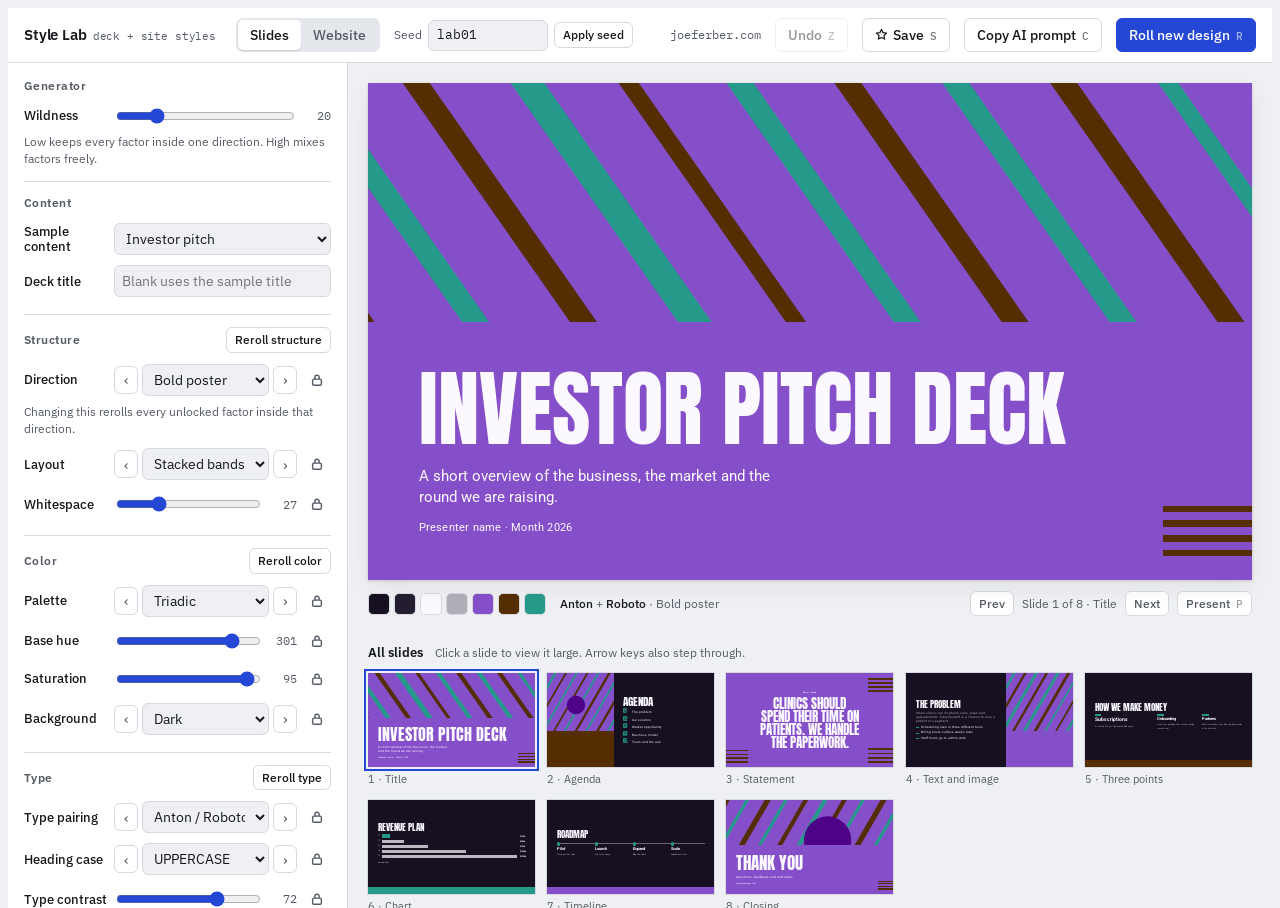
<file: style-lab/index.html>
<!doctype html>
<html lang="en">
<head>
<meta charset="utf-8">
<meta name="viewport" content="width=device-width, initial-scale=1, viewport-fit=cover">
<title>Style Lab | Joe Ferber</title>
<meta name="description" content="Roll a seed into a full slide deck or website style, then lock the factors you like and keep rolling.">
<meta property="og:type" content="website">
<meta property="og:title" content="Style Lab">
<meta property="og:description" content="Roll a seed into a full slide deck or website style, then lock the factors you like and keep rolling.">
<meta property="og:url" content="https://joeferber.com/style-lab/">
<meta property="og:image" content="https://joeferber.com/assets/style-lab/a1.jpg">
<meta name="twitter:card" content="summary_large_image">
<link rel="canonical" href="https://joeferber.com/style-lab/">
<link rel="icon" href="/assets/favicon.svg?v=1" type="image/svg+xml">
<link rel="preconnect" href="https://fonts.googleapis.com">
<link rel="preconnect" href="https://fonts.gstatic.com" crossorigin>
<link rel="stylesheet" href="https://fonts.googleapis.com/css2?family=IBM+Plex+Mono:wght@400;500&family=IBM+Plex+Sans:wght@400;500;600&family=Playfair+Display:wght@400;700;900&family=Source+Sans+3:wght@400;600;700&family=Bebas+Neue&family=Inter:wght@400;600;700&family=Pacifico&family=Poppins:wght@400;600;700&family=Oswald:wght@300;500;700&family=Lato:wght@400;700&family=Space+Grotesk:wght@400;600;700&family=DM+Serif+Display&family=DM+Sans:wght@400;600;700&family=Archivo+Black&family=Archivo:wght@400;600;700&family=Fraunces:wght@300;700;800&family=Work+Sans:wght@400;600;700&display=swap">
<link rel="stylesheet" href="https://fonts.googleapis.com/css2?family=Syne:wght@500;700;800&family=Manrope:wght@400;600;700&family=Unbounded:wght@400;700&family=Figtree:wght@400;600;700&family=Instrument+Serif&family=Instrument+Sans:wght@400;600;700&family=Montserrat:wght@400;700;800&family=Open+Sans:wght@400;600;700&family=Abril+Fatface&family=Karla:wght@400;600;700&family=Josefin+Sans:wght@300;400;700&family=Nunito+Sans:wght@400;700&family=Anton&family=Roboto:wght@400;500;700&family=Cormorant+Garamond:wght@500;700&family=Mulish:wght@400;700&family=Caveat:wght@600;700&family=Nunito:wght@400;700&family=Bricolage+Grotesque:wght@400;700;800&family=Libre+Baskerville:wght@400;700&family=Libre+Franklin:wght@400;600;700&family=Sora:wght@300;600;700;800&display=swap">
<style>
/* Layout concept: a quiet workbench. Controls in a left rail, the generated design is the only loud thing on screen.
   Design read: design tool for someone who builds decks and sites with AI. ENERGY 1 / RHYTHM 1 / MOTION 1 for the chrome,
   so every bit of color and type personality comes from the generated output. */
:root{
  --bg:#EEF0F3; --panel:#FFFFFF; --fg:#16181B; --mu:#555B64; --line:#D6D9DF; --chip:#E4E7EC;
  --ac:#2447D6; --on-ac:#FFFFFF;
  --ui:'IBM Plex Sans', system-ui, -apple-system, sans-serif;
  --mono:'IBM Plex Mono', ui-monospace, Menlo, monospace;
}
@media (prefers-color-scheme: dark){
  :root:not([data-theme="light"]){ --bg:#0F1114; --panel:#181B1F; --fg:#ECEEF1; --mu:#A3A9B2; --line:#2B3036; --chip:#23272D; --ac:#8FA7FF; --on-ac:#0B1233; color-scheme:dark }
}
:root[data-theme="dark"]{ --bg:#0F1114; --panel:#181B1F; --fg:#ECEEF1; --mu:#A3A9B2; --line:#2B3036; --chip:#23272D; --ac:#8FA7FF; --on-ac:#0B1233; color-scheme:dark }

[hidden]{display:none!important}
html,body{height:100%}
body{background:var(--bg);color:var(--fg);font-family:var(--ui);font-size:14px;line-height:1.45}
*{box-sizing:border-box}
button,input,select,textarea{font:inherit;color:inherit}
:focus-visible{outline:2px solid var(--ac);outline-offset:2px}

.app{display:grid;grid-template-columns:340px minmax(0,1fr);grid-template-rows:auto minmax(0,1fr);height:100%}
.top{grid-column:1/-1;display:flex;flex-wrap:wrap;align-items:center;gap:10px 14px;background:var(--panel);border-bottom:1px solid var(--line);
  padding-block:10px;padding-left:max(16px,env(safe-area-inset-left,0px));padding-right:max(16px,env(safe-area-inset-right,0px))}
.logo{font-weight:600;font-size:15px;letter-spacing:-.01em;margin-right:6px}
.home{color:var(--mu);font-size:12px;text-decoration:none;font-family:var(--mono)}
.home:hover{color:var(--fg);text-decoration:underline}
.logo small{font-family:var(--mono);font-weight:400;color:var(--mu);font-size:11px;margin-left:6px}
.seg{display:inline-flex;background:var(--chip);border-radius:7px;padding:2px}
.seg button{border:0;background:transparent;padding:5px 12px;border-radius:5px;cursor:pointer;color:var(--mu);font-weight:500}
.seg button[aria-pressed="true"]{background:var(--panel);color:var(--fg);box-shadow:0 1px 2px rgba(0,0,0,.12)}
.seed{display:flex;align-items:center;gap:6px}
.seed label{color:var(--mu);font-size:12px}
.seed input{width:120px;font-family:var(--mono);font-size:13px;padding:5px 8px;border:1px solid var(--line);border-radius:6px;background:var(--bg)}
.mod{font-size:11px;color:var(--mu);font-family:var(--mono)}
.btn{border:1px solid var(--line);background:var(--panel);padding:6px 12px;border-radius:6px;cursor:pointer;font-weight:500}
.btn:hover{border-color:var(--mu)}
.btn:disabled{opacity:.45;cursor:not-allowed}
.btn.primary{background:var(--ac);color:var(--on-ac);border-color:var(--ac)}
.btn.small{padding:3px 8px;font-size:12px}
.kbd{font-family:var(--mono);font-size:11px;opacity:.75;margin-left:6px}
.spacer{flex:1}

.panel{background:var(--panel);border-right:1px solid var(--line);overflow:auto;padding-block:14px 40px;
  padding-left:max(16px,env(safe-area-inset-left,0px));padding-right:16px}
.grp{border-top:1px solid var(--line);padding-top:12px;margin-top:14px}
.grp:first-child{border-top:0;margin-top:0;padding-top:0}
.ghead{display:flex;justify-content:space-between;align-items:center;margin-bottom:8px}
.ghead h2{font-size:12px;font-weight:600;margin:0;color:var(--mu);letter-spacing:.04em}
.row{display:grid;grid-template-columns:84px minmax(0,1fr) 28px;align-items:center;gap:6px;margin:0 -6px 4px;padding:3px 6px;border-radius:7px}
.row.nolock{grid-template-columns:84px minmax(0,1fr)}
.row label{font-size:12.5px;font-weight:500;line-height:1.2}
.row .ctl{display:flex;align-items:center;gap:4px;min-width:0}
.row.chg{animation:chg 1.6s ease-out}
@keyframes chg{0%,25%{background:color-mix(in srgb,var(--ac) 20%,transparent)}100%{background:transparent}}
.stp{flex:none;width:24px;height:28px;border:1px solid var(--line);background:var(--panel);border-radius:6px;cursor:pointer;color:var(--mu);font-size:15px;line-height:1;display:grid;place-items:center;padding:0}
.stp:hover{color:var(--fg);border-color:var(--mu)}
.row select,.row input[type=text]{width:100%;padding:5px 7px;border:1px solid var(--line);border-radius:6px;background:var(--bg);min-width:0}
.row input[type=range]{flex:1;min-width:0;accent-color:var(--ac)}
.row output{font-family:var(--mono);font-size:12px;color:var(--mu);min-width:30px;text-align:right}
.lock{border:1px solid transparent;background:transparent;border-radius:6px;width:28px;height:28px;display:grid;place-items:center;cursor:pointer;color:var(--mu)}
.lock:hover{border-color:var(--line)}
.lock[aria-pressed="true"]{background:var(--fg);color:var(--panel)}
.lock svg{width:14px;height:14px}
.hint{font-size:12px;color:var(--mu);margin:2px 0 0}

.stage{overflow:auto;padding-block:20px 60px;padding-left:20px;padding-right:max(20px,env(safe-area-inset-right,0px));display:flex;flex-direction:column;gap:28px;min-width:0}
.stage h2{font-size:13px;font-weight:600;margin:0}
.sechead{display:flex;flex-wrap:wrap;align-items:baseline;gap:6px 12px;margin-bottom:10px}
.sechead p{margin:0;color:var(--mu);font-size:12px}
.sechead .btn{margin-left:auto}
.viewer{display:flex;flex-direction:column;gap:10px;align-items:center}
.viewcol{width:min(100%, calc((100vh - 250px) * 16 / 9));min-width:min(100%,520px);display:flex;flex-direction:column;gap:10px}
.viewcol.wide{width:100%;max-width:1100px}
.bigwrap{width:100%}
.vbar{display:flex;flex-wrap:wrap;align-items:center;gap:8px 14px}
.swatches{display:flex;gap:4px;flex-wrap:wrap}
.swb{width:22px;height:22px;border-radius:5px;background:var(--c);border:1px solid var(--line);cursor:pointer;padding:0}
.swb:hover{transform:translateY(-1px)}
.fontline{margin:0;font-size:12px;color:var(--mu);flex:1 1 160px;min-width:0}
.fontline b{color:var(--fg);font-weight:500}
.bigwrap .dz{box-shadow:0 1px 3px rgba(0,0,0,.14),0 8px 24px rgba(0,0,0,.06)}
.vnav{display:flex;align-items:center;gap:8px;font-size:12px;color:var(--mu);margin-left:auto}
.browser{width:100%;max-width:1100px;border:1px solid var(--line);border-radius:10px;overflow:hidden;background:var(--panel);box-shadow:0 8px 24px rgba(0,0,0,.06)}
.bbar{display:flex;align-items:center;gap:8px;padding:7px 12px;border-bottom:1px solid var(--line);font-family:var(--mono);font-size:11px;color:var(--mu)}
.bbar span{background:var(--chip);border-radius:5px;padding:2px 10px}
.bscroll{max-height:calc(100vh - 210px);min-height:320px;overflow:auto}

.thumbs{display:grid;grid-template-columns:repeat(auto-fill,minmax(140px,1fr));gap:12px}
.th{border:0;padding:0;background:none;cursor:pointer;text-align:left;display:flex;flex-direction:column;gap:5px;color:var(--mu);font-size:11px}
.th .dz{outline:1px solid var(--line);pointer-events:none}
.th[aria-current="true"] .dz{outline:2px solid var(--ac);outline-offset:2px}
.th:focus-visible{outline:none}
.th:focus-visible .dz{outline:2px solid var(--ac);outline-offset:2px}
.vars{display:grid;grid-template-columns:repeat(auto-fill,minmax(190px,1fr));gap:14px}
.vars .th .meta2{display:flex;justify-content:space-between;gap:6px}
.vars .th code{font-family:var(--mono);font-size:10px}
.svi{display:flex;flex-direction:column;gap:4px}
.svi .rm{align-self:flex-start;border:0;background:none;color:var(--mu);font-size:11px;cursor:pointer;padding:2px 0;text-decoration:underline}
.svi .rm:hover{color:var(--fg)}
.empty{grid-column:1/-1;border:1px dashed var(--line);border-radius:10px;padding:18px;text-align:center}
#save[aria-pressed="true"]{background:var(--chip)}
#save svg{width:13px;height:13px;margin-right:5px;vertical-align:-1px}
#save[aria-pressed="true"] svg{fill:currentColor}
.btn .kbd{opacity:.6}
@media (hover:none){.kbd{display:none}}
.pres{border:0;padding:16px;margin:0;width:100vw;height:100vh;max-width:none;max-height:none;background:#0b0c0e;color:#eceef1;box-sizing:border-box}
.pres::backdrop{background:#0b0c0e}
.pres[open]{display:flex;flex-direction:column;align-items:center;justify-content:center;gap:14px}
.pres-slide{width:min(calc(100vw - 32px), calc((100vh - 96px) * 16 / 9))}
.pres-bar{display:flex;flex-wrap:wrap;justify-content:center;gap:10px;align-items:center;font-size:13px;color:#a3a9b2}
.pres .btn{background:#1f2328;border-color:#3a4048;color:#eceef1}
.pres .btn:hover{border-color:#8a929c}
.varweb{aspect-ratio:16/9;overflow:hidden;outline:1px solid var(--line);pointer-events:none}

.spec{display:grid;grid-template-columns:repeat(auto-fit,minmax(min(100%,300px),1fr));gap:18px}
.card2{background:var(--panel);border:1px solid var(--line);border-radius:10px;padding:14px;min-width:0}
.sw{display:grid;grid-template-columns:repeat(auto-fill,minmax(88px,1fr));gap:8px;margin-top:10px}
.sw div{display:flex;flex-direction:column;gap:4px;font-size:11px}
.sw i{display:block;height:34px;border-radius:5px;border:1px solid var(--line)}
.sw code{font-family:var(--mono);font-size:11px;color:var(--mu)}
.fonts{margin-top:12px;font-size:12px;color:var(--mu)}
.fonts b{color:var(--fg);font-weight:600}
.exp{display:flex;flex-wrap:wrap;gap:8px;margin:10px 0}
textarea#out{width:100%;min-height:150px;font-family:var(--mono);font-size:11.5px;line-height:1.5;padding:8px;border:1px solid var(--line);border-radius:6px;background:var(--bg);resize:vertical}
.load{display:flex;gap:6px;margin-top:10px}
.load input{flex:1;min-width:0;font-family:var(--mono);font-size:12px;padding:5px 8px;border:1px solid var(--line);border-radius:6px;background:var(--bg)}
.err{color:#B3261E;font-size:12px;margin:6px 0 0}
:root[data-theme="dark"] .err{color:#FF8A80}
@media (prefers-color-scheme: dark){:root:not([data-theme="light"]) .err{color:#FF8A80}}
.toast{position:fixed;right:max(16px,env(safe-area-inset-right,0px));bottom:calc(16px + env(safe-area-inset-bottom,0px));background:var(--fg);color:var(--panel);padding:8px 14px;border-radius:8px;font-size:13px;opacity:0;transform:translateY(6px);transition:opacity .15s,transform .15s;pointer-events:none;z-index:20}
.toast.on{opacity:1;transform:none}
.note{font-size:12px;color:var(--mu);margin:0}

@media (max-width: 820px){
  html,body{height:auto}
  .app{grid-template-columns:minmax(0,1fr);height:auto}
  .panel{border-right:0;border-top:1px solid var(--line);order:3;overflow:visible;padding-right:max(16px,env(safe-area-inset-right,0px))}
  .stage{order:2;overflow:visible;padding-left:max(16px,env(safe-area-inset-left,0px));padding-right:max(16px,env(safe-area-inset-right,0px))}
  .viewcol{min-width:0;width:100%}
  .vnav{margin-left:0}
  .bscroll{max-height:70vh}
  .seed input{width:96px}
}
@media (prefers-reduced-motion: reduce){.toast{transition:none}}

/* ---------- generated design surfaces (everything sized in container units) ---------- */
.dz,.dzw{position:relative;overflow:hidden;container-type:inline-size;font-family:var(--fb);text-align:left;line-height:1.4}
.dz{aspect-ratio:16/9;width:100%;max-width:100%}
.dzw{width:100%}
.dz *,.dzw *{box-sizing:border-box}
.ws{position:relative;overflow:hidden;width:100%}
.a{position:absolute}
.bx{display:flex;flex-direction:column;gap:1.5cqw;color:var(--fg);min-width:0;z-index:2}
.bx .h{font-family:var(--fd);font-weight:var(--dw);letter-spacing:var(--tr);line-height:var(--lh);text-transform:var(--tt);margin:0;text-wrap:balance;color:var(--fg);overflow-wrap:break-word;max-width:100%}
.bx .h3{font-family:var(--fb);font-weight:700;margin:0;line-height:1.2;color:var(--fg)}
.bx .p{font-size:1.65cqw;line-height:1.45;color:var(--mu);margin:0;max-width:48cqw}
.bx .p.sm{font-size:1.38cqw;max-width:none}
.bx .meta{font-size:1.2cqw;color:var(--mu);margin:0;letter-spacing:.02em}
.bx .lab{font-size:1.35cqw;font-weight:700;color:var(--at);margin:0;letter-spacing:.05em}
.bx .ag{list-style:none;margin:0;padding:0;display:grid;gap:1.4cqw 3cqw;width:100%}
.bx .ag li{display:flex;gap:1.4cqw;align-items:baseline;font-size:1.95cqw;color:var(--fg);line-height:1.25}
.bx .ag .n{font-family:var(--fd);font-weight:var(--dw);color:var(--at);font-size:2.7cqw;min-width:3.8cqw;line-height:1}
.bx .bl{list-style:none;margin:0;padding:0;display:grid;gap:1.1cqw}
.bx .bl li{display:flex;gap:1.2cqw;align-items:center;font-size:1.65cqw;color:var(--fg);line-height:1.3}
.mk{display:inline-block;flex:none}
.tri{display:grid;gap:2.4cqw;width:100%}
.ti{display:flex;flex-direction:column;gap:.9cqw;min-width:0}
.ti.card{background:color-mix(in srgb,var(--fg) 7%,transparent);padding:2cqw}
.chart{width:100%;display:flex;flex-direction:column;gap:.8cqw}
.bars{display:flex;gap:2.2cqw;width:100%}
.bc{flex:1;display:flex;flex-direction:column;gap:.7cqw;min-width:0}
.trk{flex:1;position:relative}
.bar{position:absolute;left:0;right:0;bottom:0}
.bar span{position:absolute;left:0;right:0;top:-2.1cqw;text-align:center;font-size:1.25cqw;font-weight:700;color:var(--fg)}
.cl{font-size:1.25cqw;color:var(--mu);text-align:center}
.hb{display:grid;grid-template-columns:auto 1fr auto;gap:1.1cqw 1.4cqw;align-items:center;width:100%}
.hb .cl{text-align:left}
.hb .t{height:2cqw;position:relative}
.hb .t i{position:absolute;left:0;top:0;bottom:0}
.hb b{font-size:1.3cqw;color:var(--fg)}
.dn{display:flex;gap:4cqw;align-items:center}
.dn .ring{border-radius:50%;flex:none;position:relative}
.dn .ring::after{content:"";position:absolute;inset:22%;border-radius:50%;background:var(--sf)}
.dn ul{list-style:none;margin:0;padding:0;display:grid;gap:1cqw}
.dn li{display:flex;align-items:center;gap:1cqw;font-size:1.5cqw;color:var(--fg)}
.dn li i{width:1.3cqw;height:1.3cqw;display:inline-block}
.ln svg{display:block;width:100%}
.ln .lr{display:flex;justify-content:space-between}
.tl{display:grid;grid-template-columns:repeat(4,1fr);gap:2.4cqw;position:relative;width:100%;padding-top:.2cqw}
.tl .tline{position:absolute;left:0;right:0;top:1cqw;height:.2cqw;background:var(--mu);opacity:.55}
.ts{display:flex;flex-direction:column;gap:.9cqw;position:relative;min-width:0}
.ts .node{display:block;width:2.2cqw;height:2.2cqw;background:var(--ac);position:relative}
.btns{display:flex;gap:1.2cqw;flex-wrap:wrap;margin-top:.5cqw}
.b1,.b2{font-size:1.45cqw;font-weight:700;padding:1.05cqw 2.1cqw;display:inline-block;line-height:1.1}
.b2{box-shadow:inset 0 0 0 .14cqw var(--fg);color:var(--fg)}
.nav{display:flex;align-items:center;gap:2.6cqw;height:100%}
.nav .brandw{font-family:var(--fd);font-weight:var(--dw);font-size:2cqw;letter-spacing:var(--tr);text-transform:var(--tt);margin-right:auto}
.nav .lk{font-size:1.25cqw}
.nav .b1{font-size:1.15cqw;padding:.8cqw 1.6cqw}
.foot{display:flex;align-items:center;gap:2.6cqw;height:100%;font-size:1.1cqw}
.foot .brandw{font-family:var(--fd);font-weight:var(--dw);font-size:1.7cqw;text-transform:var(--tt);margin-right:auto}
</style>
</head>
<body>
<div class="app">
  <header class="top">
    <span class="logo">Style Lab<small>deck + site styles</small></span>
    <div class="seg" role="group" aria-label="Output type">
      <button type="button" id="m-slides" aria-pressed="true">Slides</button>
      <button type="button" id="m-web" aria-pressed="false">Website</button>
    </div>
    <form id="seedform" class="seed" autocomplete="off">
      <label for="seed">Seed</label>
      <input id="seed" type="text" spellcheck="false" maxlength="40">
      <button type="submit" class="btn small">Apply seed</button>
      <span id="mod" class="mod" hidden>edited</span>
    </form>
    <span class="spacer"></span>
    <a class="home" href="/">joeferber.com</a>
    <button type="button" id="back" class="btn" disabled title="Go back to the design before this one">Undo<span class="kbd" aria-hidden="true">Z</span></button>
    <button type="button" id="save" class="btn" aria-pressed="false" title="Keep this design in Saved designs"><svg viewBox="0 0 16 16" fill="none" stroke="currentColor" stroke-width="1.5" stroke-linejoin="round" aria-hidden="true"><path d="M8 1.8l1.9 3.9 4.3.6-3.1 3 .7 4.3L8 11.6l-3.8 2 .7-4.3-3.1-3 4.3-.6z"/></svg><span id="save-l">Save</span><span class="kbd" aria-hidden="true">S</span></button>
    <button type="button" id="cp-prompt2" class="btn" title="Copy a prompt that describes this style for your AI tool">Copy AI prompt<span class="kbd" aria-hidden="true">C</span></button>
    <button type="button" id="roll" class="btn primary">Roll new design<span class="kbd" aria-hidden="true">R</span></button>
  </header>

  <aside class="panel" id="panel" aria-label="Design factors"></aside>

  <main class="stage">
    <section class="viewer" aria-label="Preview">
      <div class="viewcol" id="viewcol">
        <div id="big" class="bigwrap"></div>
        <div class="vbar">
          <div class="swatches" id="swatches" role="group" aria-label="Palette colors, click one to copy its hex code"></div>
          <p class="fontline" id="fontline"></p>
          <div class="vnav" id="vnav">
            <button type="button" class="btn small" id="prev" aria-label="Previous slide">Prev</button>
            <span id="cap" aria-live="polite">Slide 1 of 8</span>
            <button type="button" class="btn small" id="next" aria-label="Next slide">Next</button>
            <button type="button" class="btn small" id="present-btn">Present<span class="kbd" aria-hidden="true">P</span></button>
          </div>
        </div>
      </div>
    </section>

    <section id="thumbsec" aria-labelledby="th-h">
      <div class="sechead"><h2 id="th-h">All slides</h2><p>Click a slide to view it large. Arrow keys also step through.</p></div>
      <div id="thumbs" class="thumbs"></div>
    </section>

    <section aria-labelledby="var-h">
      <div class="sechead"><h2 id="var-h">Variations</h2><p>Other rolls that keep your locked factors. Click one to switch to it.</p>
        <button type="button" class="btn small" id="morevar">Show six more</button></div>
      <div id="vars" class="vars"></div>
    </section>

    <section aria-labelledby="sv-h">
      <div class="sechead"><h2 id="sv-h">Saved designs</h2><p>Kept in this browser, so they are still here next time you open the page.</p></div>
      <div id="saved" class="vars"></div>
    </section>

    <section class="spec" aria-label="Export">
      <div class="card2">
        <h2>Take it to your AI tool</h2>
        <p class="note">Copy a prompt that describes this exact style, the CSS tokens, or a style code you can paste back here later.</p>
        <div class="exp">
          <button type="button" class="btn" id="cp-prompt">Copy AI prompt</button>
          <button type="button" class="btn" id="cp-css">Copy CSS tokens</button>
          <button type="button" class="btn" id="cp-code">Copy style code</button>
        </div>
        <label class="note" for="out">Copied text</label>
        <textarea id="out" readonly spellcheck="false"></textarea>
        <form class="load" id="loadform" autocomplete="off">
          <label for="codein" class="note" style="align-self:center">Load</label>
          <input id="codein" type="text" placeholder="Paste a style code (SL1-...)" spellcheck="false">
          <button type="submit" class="btn small">Apply code</button>
        </form>
        <p class="err" id="codeerr" role="alert" hidden></p>
      </div>
    </section>
  </main>
</div>
<dialog class="pres" id="pres" aria-label="Presentation view">
  <div class="pres-slide" id="pres-slide"></div>
  <div class="pres-bar">
    <button type="button" class="btn small" id="pres-prev" aria-label="Previous slide">Prev</button>
    <span id="pres-cap"></span>
    <button type="button" class="btn small" id="pres-next" aria-label="Next slide">Next</button>
    <button type="button" class="btn small" id="pres-fs">Full screen</button>
    <button type="button" class="btn small" id="pres-x">Close<span class="kbd" aria-hidden="true">Esc</span></button>
  </div>
</dialog>
<div class="toast" id="toast" role="status" aria-live="polite"></div>

<script>
(function(){
'use strict';
/* ---------------- utilities ---------------- */
const $=s=>document.querySelector(s);
const clamp=(v,a,b)=>Math.max(a,Math.min(b,v));
const lerp=(a,b,t)=>a+(b-a)*t;
const R=v=>(Math.round(v*100)/100).toString();
const esc=s=>String(s).replace(/[&<>"]/g,ch=>({'&':'&amp;','<':'&lt;','>':'&gt;','"':'&quot;'}[ch]));
function hashStr(s){let h=1779033703^s.length;for(let i=0;i<s.length;i++){h=Math.imul(h^s.charCodeAt(i),3432918353);h=h<<13|h>>>19;}h=Math.imul(h^h>>>16,2246822507);h=Math.imul(h^h>>>13,3266489909);return (h^h>>>16)>>>0;}
function mulberry32(a){return function(){a|=0;a=a+0x6D2B79F5|0;let t=Math.imul(a^a>>>15,1|a);t=t+Math.imul(t^t>>>7,61|t)^t;return((t^t>>>14)>>>0)/4294967296;};}
function makeRng(key){const f=mulberry32(hashStr(String(key)));return{f,int:(a,b)=>a+Math.floor(f()*(b-a+1)),pick:arr=>arr[Math.floor(f()*arr.length)],chance:p=>f()<p,range:(a,b)=>a+f()*(b-a)};}
const newSeed=()=>Math.random().toString(36).slice(2,8);

/* ---------------- color (OKLCH, gamut-clamped, contrast-checked) ---------------- */
function oklchLin(L,C,h){const hr=h*Math.PI/180,a=C*Math.cos(hr),b=C*Math.sin(hr);
  const l_=L+0.3963377774*a+0.2158037573*b,m_=L-0.1055613458*a-0.0638541728*b,s_=L-0.0894841775*a-1.2914855480*b;
  const l=l_*l_*l_,m=m_*m_*m_,s=s_*s_*s_;
  return[4.0767416621*l-3.3077115913*m+0.2309699292*s,-1.2684380046*l+2.6097574011*m-0.3413193965*s,-0.0041960863*l-0.7034186147*m+1.7076147010*s];}
function toHex(L,C,h){L=clamp(L,0,1);let c=Math.max(0,C),lin=oklchLin(L,c,h),n=0;
  while(lin.some(v=>v<-0.0005||v>1.0005)&&n<40){c*=0.9;lin=oklchLin(L,c,h);n++;}
  return'#'+lin.map(v=>{v=clamp(v,0,1);v=v<=0.0031308?12.92*v:1.055*Math.pow(v,1/2.4)-0.055;return Math.round(clamp(v,0,1)*255).toString(16).padStart(2,'0');}).join('');}
const rgb=h=>[1,3,5].map(i=>parseInt(h.slice(i,i+2),16));
function lum(h){const[r,g,b]=rgb(h).map(v=>{v/=255;return v<=0.04045?v/12.92:Math.pow((v+0.055)/1.055,2.4);});return .2126*r+.7152*g+.0722*b;}
function contrast(a,b){const x=lum(a),y=lum(b);return(Math.max(x,y)+.05)/(Math.min(x,y)+.05);}
function mix(a,b,t){const A=rgb(a),B=rgb(b);return'#'+A.map((v,i)=>Math.round(v*t+B[i]*(1-t)).toString(16).padStart(2,'0')).join('');}
function onColor(bg,h){const d=toHex(.21,.03,h),l=toHex(.985,.008,h),cd=contrast(bg,d),cl=contrast(bg,l);
  if(Math.max(cd,cl)>=4.6)return cd>=cl?d:l;return contrast(bg,'#000000')>=contrast(bg,'#ffffff')?'#000000':'#ffffff';}
function mutedOn(bg,ink){for(const t of[.68,.76,.84,.92]){const c=mix(ink,bg,t);if(contrast(c,bg)>=4.6)return c;}return ink;}

/* ---------------- data ---------------- */
const TYPE=[
 {id:'playfair',label:'Playfair Display / Source Sans 3',d:"'Playfair Display', Georgia, serif",dn:'Playfair Display',dw:700,b:"'Source Sans 3', system-ui, sans-serif",bn:'Source Sans 3',wf:.5,lh:1.08,tr:-.01},
 {id:'bebas',label:'Bebas Neue / Inter',d:"'Bebas Neue', Impact, 'Arial Narrow', sans-serif",dn:'Bebas Neue',dw:400,b:"'Inter', system-ui, sans-serif",bn:'Inter',wf:.38,lh:.95,tr:.01,forceUpper:true},
 {id:'pacifico',label:'Pacifico / Poppins',d:"'Pacifico', 'Brush Script MT', cursive",dn:'Pacifico',dw:400,b:"'Poppins', system-ui, sans-serif",bn:'Poppins',wf:.56,lh:1.3,tr:0,script:true},
 {id:'oswald',label:'Oswald / Lato',d:"'Oswald', 'Arial Narrow', sans-serif",dn:'Oswald',dw:500,b:"'Lato', system-ui, sans-serif",bn:'Lato',wf:.42,lh:1.05,tr:-.005},
 {id:'space',label:'Space Grotesk / Inter',d:"'Space Grotesk', system-ui, sans-serif",dn:'Space Grotesk',dw:700,b:"'Inter', system-ui, sans-serif",bn:'Inter',wf:.55,lh:1.02,tr:-.03},
 {id:'dmserif',label:'DM Serif Display / DM Sans',d:"'DM Serif Display', Georgia, serif",dn:'DM Serif Display',dw:400,b:"'DM Sans', system-ui, sans-serif",bn:'DM Sans',wf:.49,lh:1.05,tr:-.01},
 {id:'archivo',label:'Archivo Black / Archivo',d:"'Archivo Black', 'Arial Black', sans-serif",dn:'Archivo Black',dw:400,b:"'Archivo', system-ui, sans-serif",bn:'Archivo',wf:.66,lh:1.0,tr:-.03},
 {id:'fraunces',label:'Fraunces / Work Sans',d:"'Fraunces', Georgia, serif",dn:'Fraunces',dw:800,b:"'Work Sans', system-ui, sans-serif",bn:'Work Sans',wf:.56,lh:1.02,tr:-.02},
 {id:'syne',label:'Syne / Manrope',d:"'Syne', system-ui, sans-serif",dn:'Syne',dw:800,b:"'Manrope', system-ui, sans-serif",bn:'Manrope',wf:.62,lh:1.0,tr:-.02},
 {id:'unbounded',label:'Unbounded / Figtree',d:"'Unbounded', system-ui, sans-serif",dn:'Unbounded',dw:700,b:"'Figtree', system-ui, sans-serif",bn:'Figtree',wf:.72,lh:1.06,tr:-.02},
 {id:'instrument',label:'Instrument Serif / Instrument Sans',d:"'Instrument Serif', Georgia, serif",dn:'Instrument Serif',dw:400,b:"'Instrument Sans', system-ui, sans-serif",bn:'Instrument Sans',wf:.43,lh:1.0,tr:-.01},
 {id:'montserrat',label:'Montserrat / Open Sans',d:"'Montserrat', system-ui, sans-serif",dn:'Montserrat',dw:800,b:"'Open Sans', system-ui, sans-serif",bn:'Open Sans',wf:.64,lh:1.08,tr:-.01},
 {id:'abril',label:'Abril Fatface / Karla',d:"'Abril Fatface', Georgia, serif",dn:'Abril Fatface',dw:400,b:"'Karla', system-ui, sans-serif",bn:'Karla',wf:.55,lh:1.05,tr:0},
 {id:'josefin',label:'Josefin Sans Light / Nunito Sans',d:"'Josefin Sans', 'Century Gothic', sans-serif",dn:'Josefin Sans',dw:300,b:"'Nunito Sans', system-ui, sans-serif",bn:'Nunito Sans',wf:.55,lh:1.1,tr:.02},
 {id:'anton',label:'Anton / Roboto',d:"'Anton', Impact, sans-serif",dn:'Anton',dw:400,b:"'Roboto', system-ui, sans-serif",bn:'Roboto',wf:.44,lh:1.04,tr:0},
 {id:'cormorant',label:'Cormorant Garamond / Mulish',d:"'Cormorant Garamond', Garamond, serif",dn:'Cormorant Garamond',dw:500,b:"'Mulish', system-ui, sans-serif",bn:'Mulish',wf:.45,lh:1.0,tr:-.01},
 {id:'caveat',label:'Caveat / Nunito',d:"'Caveat', 'Comic Sans MS', cursive",dn:'Caveat',dw:700,b:"'Nunito', system-ui, sans-serif",bn:'Nunito',wf:.42,lh:1.05,tr:0,script:true},
 {id:'bricolage',label:'Bricolage Grotesque',d:"'Bricolage Grotesque', system-ui, sans-serif",dn:'Bricolage Grotesque',dw:800,b:"'Bricolage Grotesque', system-ui, sans-serif",bn:'Bricolage Grotesque',wf:.56,lh:1.0,tr:-.03},
 {id:'baskerville',label:'Libre Baskerville / Libre Franklin',d:"'Libre Baskerville', Baskerville, serif",dn:'Libre Baskerville',dw:700,b:"'Libre Franklin', system-ui, sans-serif",bn:'Libre Franklin',wf:.6,lh:1.15,tr:-.01},
 {id:'sora',label:'Sora Light / Sora',d:"'Sora', system-ui, sans-serif",dn:'Sora',dw:300,b:"'Sora', system-ui, sans-serif",bn:'Sora',wf:.6,lh:1.1,tr:-.02},
 {id:'inter',label:'Inter Regular / Inter (joeferber.com)',d:"'Inter', system-ui, sans-serif",dn:'Inter',dw:400,b:"'Inter', system-ui, sans-serif",bn:'Inter',wf:.54,lh:1.04,tr:-.035},
];
const TYPE_BY=Object.fromEntries(TYPE.map(t=>[t.id,t]));

// palette strategies: hue offsets, lightness and chroma for [primary, secondary, accent]
const PAL={
 mono:{label:'Monochrome',h:[0,0,0],L:[.45,.8,.64],C:[.14,.06,.17]},
 analogous:{label:'Analogous',h:[0,40,-40],L:[.5,.76,.64],C:[.15,.1,.16]},
 complementary:{label:'Complementary',h:[0,0,180],L:[.42,.88,.72],C:[.14,.04,.17]},
 split:{label:'Split complementary',h:[0,150,210],L:[.5,.78,.66],C:[.15,.11,.16]},
 triadic:{label:'Triadic',h:[0,120,240],L:[.55,.74,.62],C:[.16,.13,.15]},
 corporate:{label:'Deep + bright accent',h:[0,0,180],L:[.3,.94,.84],C:[.12,.02,.17]},
 pop:{label:'Color pop (rotating)',h:[0,90,200],L:[.62,.85,.6],C:[.22,.18,.2],rotate:true},
 neutral:{label:'Neutral + one accent',h:[0,0,0],L:[.24,.9,.62],C:[.012,.006,.19]},
 earth:{label:'Earth tones',h:[0,25,-30],L:[.48,.82,.62],C:[.07,.04,.09]},
 pastel:{label:'Pastel',h:[0,60,-60],L:[.83,.92,.7],C:[.08,.05,.12]},
 neon:{label:'Neon',h:[0,120,-60],L:[.8,.3,.84],C:[.2,.07,.22]},
 tetradic:{label:'Tetradic',h:[0,90,180],L:[.52,.8,.66],C:[.15,.1,.16]},
 duotone:{label:'Duotone',h:[0,180,0],L:[.4,.86,.62],C:[.16,.1,.2]},
 jewel:{label:'Jewel tones',h:[0,60,-60],L:[.36,.44,.66],C:[.17,.15,.18]},
 sunset:{label:'Sunset (rotating)',h:[0,30,-30],L:[.62,.8,.7],C:[.19,.14,.18],rotate:true,rh:[0,24,48,-24,-48],rl:[.62,.8,.7,.55,.86],rc:.19},
 tonal:{label:'Tonal steps',h:[0,0,8],L:[.36,.84,.6],C:[.11,.06,.14]},
 candy:{label:'Candy (rotating)',h:[0,120,240],L:[.82,.88,.74],C:[.12,.08,.14],rotate:true,rh:[0,120,240,60,180],rl:[.82,.88,.78,.9,.8],rc:.11},
 vintage:{label:'Vintage',h:[0,40,160],L:[.55,.84,.5],C:[.08,.05,.08]},
 nordic:{label:'Nordic',h:[0,180,20],L:[.5,.93,.68],C:[.04,.02,.11]},
 citrus:{label:'Citrus (rotating)',h:[0,40,80],L:[.8,.72,.85],C:[.17,.16,.16],rotate:true,rh:[0,40,80,-30,120],rl:[.82,.72,.88,.66,.76],rc:.17},
 inkpaper:{label:'Ink and paper',h:[0,60,0],L:[.24,.95,.6],C:[.08,.03,.18]},
 site:{label:'Navy + violet (joeferber.com)',h:[0,0,27],L:[.27,.95,.56],C:[.075,.014,.23]},
};
const LAYOUTS=[['split','Split color blocks'],['overlay','Overlay card'],['editorial','Editorial'],['orbit','Orbit circles'],['swiss','Swiss grid'],['bands','Stacked bands'],['diagonal','Diagonal cuts'],['poster','Poster type'],['frame','Thick frame'],['mosaic','Image mosaic'],['cover','Magazine cover'],['arch','Arch windows'],['columns','Vertical columns'],['corner','Corner block'],['stack','Stacked cards'],['capsule','Capsules'],['wave','Wave edges'],['spotlight','Centered spotlight']];
const LAYOUT_DESC={
 split:'Each slide is split into two vertical halves: a solid color block that holds the text, and a full-bleed image on the other side. Title slide can be a centered title over a row of image tiles.',
 overlay:'Full-bleed imagery with a large solid color card overlapping it to hold the headline. Content slides pair a rounded image with a color block offset behind it.',
 editorial:'Generous whitespace, left-aligned headlines, thin hairline rules, and framed photos with an offset outline. A dark color panel occupies one side of the title slide.',
 orbit:'Large circles: a big color disc with a circular image inside, small satellite circles around it, and round image crops on content slides.',
 swiss:'Strict grid, flush-left type, a small header row with deck title and page number, square image crops, and a solid accent square.',
 bands:'Horizontal bands: a wide image band over a solid color band with the title. Content slides use a stacked color block and image column.',
 diagonal:'Slanted cuts: images and color panels with angled edges, plus a thin slanted accent stripe.',
 poster:'Poster-style giant headlines filling most of the slide on solid color, with small square images and minimal decoration.',
 frame:'A thick solid color border frames every slide. Content sits on the inner panel, with images in rounded windows.',
 mosaic:'Images packed edge to edge in a tight grid of tiles, one tile in solid color, with text beside the grid and a filmstrip of tiles across the top of content slides.',
 cover:'Magazine cover: a full-bleed image with a solid color band across the top for the headline, and solid color cards set on top of full-bleed images.',
 arch:'Images cropped into tall arch windows with rounded tops, paired with solid color arches and a thin offset outline.',
 columns:'Tall vertical columns of solid color and image side by side, with thin column rules on text-heavy slides.',
 corner:'A large solid color block anchored in a corner with one rounded inner corner, and images tucked into the opposite corner.',
 stack:'Content on cards with two offset color cards stacked behind them, like a pile of paper.',
 capsule:'Images cropped into tall or wide capsule shapes with fully round ends, plus solid color pills.',
 wave:'Wavy edges where color meets image, and a wave band along the bottom of content slides.',
 spotlight:'Centered, symmetrical composition: centered headlines, a wide letterbox image, and round image crops.',
};
const MOTIFS=[['none','None'],['circles','Circles'],['rings','Rings'],['stripes','Stripes'],['dots','Dot grid'],['arcs','Quarter arcs'],['blobs','Organic blobs'],['diagonal','Diagonal bars'],['squares','Offset squares'],['triangles','Triangles'],['crosses','Crosses'],['waves','Wavy lines'],['hexagons','Hexagons'],['zigzag','Zigzags'],['halfmoons','Half moons'],['confetti','Confetti'],['brackets','Corner brackets'],['checker','Checkerboard'],['pills','Pills'],['guides','Grid guides']];
const IMAGERY=[['scene','Landscape scene'],['city','City skyline'],['bauhaus','Bauhaus shapes'],['topo','Topographic lines'],['grain','Grainy gradient'],['halftone','Halftone dots'],['blobs','Soft blobs'],['stripes','Bold stripes'],['blocks','Plain color blocks'],['ocean','Ocean waves'],['dunes','Desert dunes'],['space','Planets and stars'],['botanical','Botanical leaves'],['memphis','Memphis squiggles'],['isometric','Isometric blocks'],['papercut','Paper cutout layers'],['flowlines','Flowing lines'],['pixel','Pixel art'],['sunburst','Sunburst rays'],['mesh','Gradient mesh']];
const GROUNDS=[['white','White'],['light','Soft light'],['tinted','Tinted'],['dark','Dark'],['color','Full color']];
const CASES=[['as','As written'],['upper','UPPERCASE'],['lower','lowercase']];

const FAMILIES={
 corporate:{label:'Corporate clean',layout:['overlay','bands','split','swiss','orbit'],palette:['corporate','complementary','mono','split'],ground:['white','light','white'],type:['montserrat','space','dmserif','playfair','sora','baskerville'],case:['as','as','upper'],motif:['stripes','circles','arcs','squares'],imagery:['city','scene','bauhaus','halftone'],radius:[15,55],deco:[1,2],sat:[50,85],density:[35,65],scale:[35,65],hue:[200,265]},
 editorial:{label:'Editorial',layout:['editorial','swiss','bands','poster'],palette:['neutral','mono','earth','complementary'],ground:['white','light','tinted'],type:['playfair','instrument','cormorant','fraunces','josefin','baskerville','dmserif'],case:['as','as','upper'],motif:['none','squares','arcs'],imagery:['scene','topo','grain','city'],radius:[0,15],deco:[0,1],sat:[15,55],density:[60,95],scale:[55,95]},
 playful:{label:'Playful pop',layout:['split','orbit','diagonal','overlay'],palette:['pop','triadic','split','pastel'],ground:['white','color','light'],type:['pacifico','oswald','caveat','unbounded','syne','bricolage','abril'],case:['as','lower','as'],motif:['circles','blobs','dots','rings'],imagery:['bauhaus','blobs','halftone','grain','stripes'],radius:[35,100],deco:[1,3],sat:[75,100],density:[25,60],scale:[50,90]},
 tech:{label:'Tech minimal',layout:['swiss','editorial','diagonal','bands'],palette:['neutral','mono','neon','analogous'],ground:['dark','white','light'],type:['space','sora','unbounded','bricolage','archivo'],case:['as','lower'],motif:['dots','squares','none','rings'],imagery:['topo','grain','halftone','stripes'],radius:[0,35],deco:[0,2],sat:[40,90],density:[45,85],scale:[45,80]},
 poster:{label:'Bold poster',layout:['poster','diagonal','split','bands'],palette:['complementary','pop','neon','triadic','mono'],ground:['color','dark','white'],type:['bebas','anton','archivo','abril','oswald','unbounded'],case:['upper','upper','as'],motif:['stripes','diagonal','circles','none'],imagery:['halftone','bauhaus','stripes','city'],radius:[0,25],deco:[1,3],sat:[70,100],density:[15,45],scale:[70,100]},
 organic:{label:'Soft organic',layout:['orbit','overlay','split','editorial'],palette:['earth','pastel','analogous','mono'],ground:['tinted','light','white'],type:['fraunces','cormorant','dmserif','caveat','instrument','josefin'],case:['as','lower'],motif:['blobs','arcs','circles','none'],imagery:['blobs','scene','topo','grain'],radius:[45,100],deco:[1,2],sat:[30,65],density:[45,80],scale:[40,75],hue:[20,160]},
 luxe:{label:'Quiet luxury',layout:['editorial','bands','overlay','swiss'],palette:['neutral','mono','earth'],ground:['dark','light','tinted'],type:['cormorant','instrument','playfair','josefin','baskerville'],case:['upper','as'],motif:['none','arcs','squares'],imagery:['scene','grain','topo'],radius:[0,20],deco:[0,1],sat:[10,40],density:[70,100],scale:[45,80]},
 retro:{label:'Retro print',layout:['split','poster','bands','orbit'],palette:['triadic','earth','complementary','pop'],ground:['tinted','color','light'],type:['abril','oswald','bebas','fraunces','anton','caveat'],case:['upper','as'],motif:['rings','stripes','circles','dots'],imagery:['halftone','bauhaus','stripes','scene'],radius:[0,60],deco:[1,3],sat:[55,85],density:[30,60],scale:[55,90]},
 brutalist:{label:'Brutalist',layout:['frame','swiss','columns','poster'],palette:['neutral','inkpaper','duotone'],ground:['white','color'],type:['archivo','space','anton'],case:['upper'],motif:['crosses','squares','brackets','none'],imagery:['pixel','halftone','blocks'],radius:[0,5],deco:[1,3],sat:[70,100],density:[10,35],scale:[80,100]},
 memphis:{label:'Memphis 80s',layout:['corner','capsule','split','mosaic'],palette:['candy','pop','triadic','citrus'],ground:['white','light','color'],type:['unbounded','syne','bricolage','pacifico'],case:['as','lower'],motif:['confetti','zigzag','triangles','waves'],imagery:['memphis','bauhaus','sunburst'],radius:[30,90],deco:[2,3],sat:[80,100],density:[25,55],scale:[55,90]},
 scandi:{label:'Scandinavian calm',layout:['spotlight','arch','editorial','stack'],palette:['nordic','tonal','earth'],ground:['light','white','tinted'],type:['josefin','sora','dmserif','instrument'],case:['as','lower'],motif:['none','halfmoons','pills'],imagery:['botanical','dunes','scene','blocks'],radius:[20,70],deco:[0,1],sat:[10,40],density:[65,100],scale:[35,65]},
 y2k:{label:'Y2K chrome',layout:['capsule','wave','orbit','diagonal'],palette:['neon','candy','jewel'],ground:['dark','color'],type:['unbounded','syne','archivo'],case:['lower','as'],motif:['hexagons','pills','rings','waves'],imagery:['space','flowlines','grain','isometric'],radius:[60,100],deco:[1,3],sat:[85,100],density:[25,55],scale:[60,95]},
 botanical:{label:'Botanical',layout:['arch','wave','orbit','frame'],palette:['earth','vintage','analogous','tonal'],ground:['tinted','light'],type:['fraunces','cormorant','playfair','caveat'],case:['as'],motif:['blobs','halfmoons','waves','none'],imagery:['botanical','papercut','scene'],radius:[40,100],deco:[1,2],sat:[30,60],density:[50,85],scale:[45,80],hue:[70,160]},
 startup:{label:'Startup pitch',layout:['stack','mosaic','overlay','spotlight'],palette:['corporate','duotone','tetradic','split'],ground:['white','light'],type:['space','montserrat','bricolage','sora'],case:['as'],motif:['pills','circles','brackets'],imagery:['isometric','flowlines','city','blocks'],radius:[25,70],deco:[1,2],sat:[55,90],density:[40,70],scale:[50,85]},
 travel:{label:'Vintage travel',layout:['cover','frame','bands','arch'],palette:['vintage','sunset','earth'],ground:['tinted','color'],type:['abril','oswald','bebas','baskerville'],case:['upper','as'],motif:['stripes','halfmoons','zigzag'],imagery:['dunes','ocean','sunburst','scene'],radius:[0,40],deco:[1,2],sat:[45,75],density:[30,60],scale:[60,95]},
 midnight:{label:'Midnight',layout:['spotlight','cover','columns','wave'],palette:['jewel','inkpaper','neon','mono'],ground:['dark'],type:['playfair','space','cormorant','unbounded'],case:['as','upper'],motif:['none','rings','crosses'],imagery:['space','flowlines','grain','ocean'],radius:[0,40],deco:[0,2],sat:[50,90],density:[50,85],scale:[55,90]},
 friendly:{label:'Bright and friendly',layout:['capsule','corner','mosaic','split'],palette:['citrus','candy','pop'],ground:['white','color'],type:['caveat','pacifico','bricolage','unbounded'],case:['as','lower'],motif:['confetti','waves','circles','triangles'],imagery:['memphis','pixel','blobs','sunburst'],radius:[55,100],deco:[2,3],sat:[85,100],density:[25,55],scale:[55,90]},
 academic:{label:'Academic report',layout:['columns','editorial','swiss','frame','stack'],palette:['tonal','nordic','neutral','inkpaper'],ground:['white','light'],type:['baskerville','playfair','dmserif','josefin'],case:['as'],motif:['none','brackets','squares'],imagery:['topo','flowlines','blocks','isometric'],radius:[0,15],deco:[0,1],sat:[20,55],density:[55,90],scale:[35,60]},
 site:{label:'joeferber.com',layout:['stack','overlay','spotlight','swiss','editorial'],palette:['site'],ground:['white','white','light'],type:['inter'],case:['as'],motif:['guides','guides','none','dots'],imagery:['mesh'],radius:[18,40],deco:[1,2],sat:[72,88],density:[55,80],scale:[60,88],hue:[247,253]}
};

const FACTORS=[
 {id:'family',label:'Direction',group:'Structure',type:'select',opts:Object.entries(FAMILIES).map(([k,v])=>[k,v.label]),hint:'Changing this rerolls every unlocked factor inside that direction.'},
 {id:'layout',label:'Layout',group:'Structure',type:'select',opts:LAYOUTS},
 {id:'density',label:'Whitespace',group:'Structure',type:'range',min:0,max:100},
 {id:'palette',label:'Palette',group:'Color',type:'select',opts:Object.entries(PAL).map(([k,v])=>[k,v.label])},
 {id:'hue',label:'Base hue',group:'Color',type:'range',min:0,max:359},
 {id:'sat',label:'Saturation',group:'Color',type:'range',min:0,max:100},
 {id:'ground',label:'Background',group:'Color',type:'select',opts:GROUNDS},
 {id:'type',label:'Type pairing',group:'Type',type:'select',opts:TYPE.map(t=>[t.id,t.label])},
 {id:'case',label:'Heading case',group:'Type',type:'select',opts:CASES},
 {id:'scale',label:'Type contrast',group:'Type',type:'range',min:0,max:100},
 {id:'motif',label:'Shape motif',group:'Surface',type:'select',opts:MOTIFS},
 {id:'radius',label:'Corner radius',group:'Surface',type:'range',min:0,max:100},
 {id:'imagery',label:'Imagery',group:'Surface',type:'select',opts:IMAGERY},
 {id:'deco',label:'Decoration',group:'Surface',type:'range',min:0,max:3},
];
const GROUPS=['Structure','Color','Type','Surface'];

const TOPICS=[
 {label:'Investor pitch',title:'Investor Pitch Deck',sub:'A short overview of the business, the market and the round we are raising.',
  agenda:['The problem','Our solution','Market opportunity','Business model','Team and the ask'],
  stLabel:'Our mission',statement:'Clinics should spend their time on patients. We handle the paperwork.',
  split:{h:'The problem',p:'Small clinics run on phone calls, faxes and spreadsheets. Every handoff is a chance to lose a patient or a payment.',b:['Scheduling lives in three different tools','Billing errors surface weeks later','Staff hours go to admin work']},
  trio:{h:'How we make money',items:[['Subscriptions','A monthly fee per clinic location, billed yearly.'],['Onboarding','A one-time package that moves existing records over.'],['Partners','Referral revenue from labs and pharmacies in the network.']]},
  chart:{h:'Revenue plan',unit:'$k',labels:['Y1','Y2','Y3','Y4','Y5'],values:[120,340,720,1300,2100]},
  timeline:{h:'Roadmap',steps:[['Pilot','Three partner clinics'],['Launch','Self-serve signup'],['Expand','Billing and claims'],['Scale','Regional networks']]},
  closing:'Thank you',closingSub:'Questions, feedback and next steps',
  web:{brand:'Clinicly',domain:'clinicly.example',nav:['Product','Pricing','About'],hero:'Less paperwork. More time with patients.',sub:'Scheduling, billing and records for small clinics, in one place.',cta:'Book a demo',cta2:'See pricing',ctaHead:'See it running on your own clinic schedule.'}},
 {label:'How to be more creative',title:'How to Be More Creative',sub:'Five habits that make good ideas show up more often.',
  agenda:['Record your ideas','Sleep on it','Seek inspiration','Persistence','Embrace all ideas'],
  stLabel:'The big idea',statement:'Creativity is a habit. Practice it a little every day.',
  split:{h:'Record your ideas',p:'Ideas arrive at odd moments and leave just as fast. Capture them before they go.',b:['Keep a notebook or voice memo handy','Write down half ideas too','Review the list every Friday']},
  trio:{h:'Daily practices',items:[['Walk','Twenty minutes outside with no phone.'],['Remix','Combine two old ideas into a new one.'],['Share','Show rough work to one person each week.']]},
  chart:{h:'Where ideas show up',unit:'%',labels:['Shower','Walk','Desk','Commute','Bed'],values:[28,24,12,18,18]},
  timeline:{h:'A creative week',steps:[['Collect','Gather inputs'],['Incubate','Step away'],['Sketch','Make it rough'],['Share','Get a reaction']]},
  closing:'Thank you',closingSub:'Now go make something',
  web:{brand:'Sparkbook',domain:'sparkbook.example',nav:['Habits','Journal','Workshops'],hero:'Make good ideas show up more often.',sub:'A seven-day practice for people who think they are not creative.',cta:'Start the 7-day practice',cta2:'Read the habits',ctaHead:'One small habit a day. Start on Monday.'}},
 {label:'Quarterly business review',title:'Q3 Business Review',sub:'Results, lessons and priorities for the quarter ahead.',
  agenda:['Highlights','Financials','Customers','Risks','Next quarter'],
  stLabel:'Headline',statement:'We grew where we focused. Next quarter we focus harder.',
  split:{h:'Highlights',p:'Three teams hit their targets and one launch slipped. Here is what changed and why.',b:['Enterprise pipeline doubled','Churn held flat','Mobile launch moved to October']},
  trio:{h:'Wins, misses, bets',items:[['Wins','Two new enterprise logos signed in August.'],['Misses','Mobile launch slipped by six weeks.'],['Bets','Self-serve tier for small teams.']]},
  chart:{h:'Monthly revenue',unit:'$k',labels:['Apr','May','Jun','Jul','Aug','Sep'],values:[410,430,455,470,520,560]},
  timeline:{h:'Q4 priorities',steps:[['October','Ship mobile'],['November','Price review'],['December','Hiring plan'],['January','Annual kickoff']]},
  closing:'Discussion',closingSub:'Open questions for the leadership team',
  web:{brand:'Meridian',domain:'meridian.example',nav:['Results','Team','Reports'],hero:'Quarterly results, explained plainly.',sub:'The numbers, the lessons and the next three bets, in one page.',cta:'Read the full review',cta2:'Download slides',ctaHead:'Questions about the quarter? Join the open session.'}},
 {label:'Market entry strategy',title:'Market Entry Strategy',sub:'How we enter the Midwest market in the next eighteen months.',
  agenda:['Market sizing','Competition','Positioning','Go-to-market','Risks'],
  stLabel:'Recommendation',statement:'Win one city completely before entering the next.',
  split:{h:'Why Chicago first',p:'Dense, well connected and underserved by the current players. A clean test for the model.',b:['Largest metro in the region','Two weak incumbents','Strong partner network']},
  trio:{h:'The entry plan',items:[['Segment','Independent restaurants with two to ten locations.'],['Channel','Direct sales backed by distributor partners.'],['Price','Land at cost, expand on add-ons.']]},
  chart:{h:'Addressable market by city',unit:'$M',labels:['Chicago','Detroit','Minneapolis','St. Louis','Columbus'],values:[420,180,160,140,120]},
  timeline:{h:'Entry phases',steps:[['Test','Ten pilot accounts'],['Prove','Unit economics'],['Expand','Second city'],['Scale','Regional team']]},
  closing:'Next steps',closingSub:'Decision needed: approve the Chicago pilot',
  web:{brand:'Northway',domain:'northway.example',nav:['Approach','Cities','Team'],hero:'One city at a time, done properly.',sub:'Our plan to enter the Midwest without spreading thin.',cta:'See the entry plan',cta2:'Meet the team',ctaHead:'Want the full market model? Ask for the workbook.'}},
 {label:'Brand refresh',title:'Brand Refresh 2027',sub:'A new identity that matches who we have become.',
  agenda:['Where we are','What we heard','New identity','Rollout','Budget'],
  stLabel:'Principle',statement:'A brand is a promise kept every day.',
  split:{h:'What we heard',p:'We interviewed customers, staff and partners. They like us, but they describe us in very different ways.',b:['Customers say reliable but dated','Staff say friendly','Partners say hard to explain']},
  trio:{h:'The new system',items:[['Voice','Plain, warm and specific.'],['Visuals','One bold color, real photography.'],['Experience','Same feel in store and online.']]},
  chart:{h:'Words customers used',unit:'%',labels:['Reliable','Friendly','Dated','Local','Pricey'],values:[38,26,18,12,6]},
  timeline:{h:'Rollout',steps:[['Spring','Internal launch'],['Summer','Website and app'],['Fall','Stores and signage'],['Winter','Review']]},
  closing:'Thank you',closingSub:'Feedback welcome before Friday',
  web:{brand:'Holloway',domain:'holloway.example',nav:['Story','Shop','Visit'],hero:'Same people. A clearer look.',sub:'Our refreshed identity, and the reasons behind each choice.',cta:'See the new brand',cta2:'Read our story',ctaHead:'Visit a store and tell us what you think.'}},
 {label:'Product launch',title:'Introducing Halo',sub:'A desk lamp that adjusts its light to the time of day.',
  agenda:['Why now','The product','Who it is for','Pricing','Launch plan'],
  stLabel:'In one line',statement:'Light that follows your day.',
  split:{h:'The product',p:'Halo shifts from cool morning light to warm evening light on its own, and dims when you leave the desk.',b:['Automatic color temperature','Presence sensing','One physical dial']},
  trio:{h:'Who it is for',items:[['Remote workers','Long days at the same desk.'],['Students','Late study sessions.'],['Designers','Accurate color when it matters.']]},
  chart:{h:'Preorders by week',unit:'',labels:['W1','W2','W3','W4','W5','W6'],values:[220,310,290,450,610,780]},
  timeline:{h:'Launch plan',steps:[['Teaser','Waitlist opens'],['Reviews','Press units ship'],['Launch','Online store'],['Retail','Select partners']]},
  closing:'Thank you',closingSub:'Questions and launch timing',
  web:{brand:'Halo',domain:'halo.example',nav:['Lamp','How it works','Reviews'],hero:'Light that follows your day.',sub:'Cool in the morning, warm at night, off when you walk away.',cta:'Preorder Halo',cta2:'How it works',ctaHead:'Ships in spring. Reserve yours today.'}},
];

const KINDS=['title','agenda','statement','split','trio','chart','timeline','closing'];
const KIND_LABEL={title:'Title',agenda:'Agenda',statement:'Statement',split:'Text and image',trio:'Three points',chart:'Chart',timeline:'Timeline',closing:'Closing'};
const ROLE={title:'hero',agenda:'side',statement:'bold',split:'side',trio:'full',chart:'full',timeline:'full',closing:'hero',cta:'bold'};

/* ---------------- rolling factors ---------------- */
function randomValue(F,r){
  if(F.type==='select')return r.pick(F.opts)[0];
  return r.int(F.min,F.max);
}
function famValue(F,fam,r){
  const v=fam[F.id];
  if(F.id==='hue')return fam.hue?r.int(fam.hue[0],fam.hue[1]):r.int(0,359);
  if(!v)return randomValue(F,r);
  if(F.type==='select')return r.pick(v);
  return r.int(v[0],v[1]);
}
function roll(seed,base,locks,chaos,forcedFamily,onlyGroup){
  const r=makeRng('roll:'+seed);
  const f=Object.assign({},base||{});
  const famPick=r.pick(Object.keys(FAMILIES));
  const fam0=forcedFamily||(base&&locks.family?base.family:famPick);
  f.family=fam0;
  const fam=FAMILIES[fam0];
  for(const F of FACTORS){
    if(F.id==='family')continue;
    const wild=r.chance(chaos);
    const v=wild?randomValue(F,r):famValue(F,fam,r);
    const locked=base&&(locks[F.id]||(onlyGroup&&F.group!==onlyGroup));
    if(!locked)f[F.id]=v;
  }
  return f;
}

/* ---------------- palette ---------------- */
function buildPalette(f){
  const H=f.hue,s=.25+.95*(f.sat/100),S=PAL[f.palette];
  const role=k=>({L:S.L[k],C:Math.min(.33,S.C[k]*s),h:((H+S.h[k])%360+360)%360});
  let pri=role(0),sec=role(1),acc=role(2),bg;
  switch(f.ground){
    case'white':bg={L:1,C:0,h:H};break;
    case'light':bg={L:.972,C:.006+.008*s,h:H};break;
    case'tinted':bg={L:.93,C:.018+.024*s,h:sec.h};break;
    case'dark':bg={L:.19,C:.012+.02*s,h:H};break;
    default:bg=Object.assign({},pri);if(bg.L>.9)bg.L=.86;
  }
  if(f.ground==='dark'){if(pri.L<.5)pri=Object.assign({},pri,{L:.66});if(sec.L>.7)sec=Object.assign({},sec,{L:.34,C:sec.C*.8});if(acc.L<.55)acc=Object.assign({},acc,{L:.74});}
  const hx=o=>toHex(o.L,o.C,o.h);
  const P={roles:{pri,sec,acc,bg},H};
  P.bg=hx(bg);P.pri=hx(pri);P.sec=hx(sec);P.acc=hx(acc);
  P.surface=hx(Object.assign({},bg,{L:bg.L>.5?bg.L-.04:bg.L+.06}));
  P.ink=onColor(P.bg,H);P.muted=mutedOn(P.bg,P.ink);P.line=mix(P.ink,P.bg,.2);
  P.tone=(k,dL,cm)=>{const o=P.roles[k];return toHex(clamp(o.L+dL,0,1),o.C*(cm==null?1:cm),o.h);};
  let blocks;
  if(S.rotate){const Ls=S.rl||[.64,.86,.6,.8,.7],Hs=S.rh||[0,72,144,216,288],Cb=S.rc==null?.19:S.rc;blocks=Hs.map((o,k)=>toHex(Ls[k],Cb*s+.02,((H+o)%360+360)%360));}
  else blocks=[P.pri,P.sec,P.acc];
  P.blocks=blocks.filter(c=>contrast(c,P.bg)>1.2);
  if(!P.blocks.length)P.blocks=[mix(P.ink,P.bg,.85)];
  P.rotate=!!S.rotate;
  const cache={};
  P.sc=surf=>{if(cache[surf])return cache[surf];const fg=onColor(surf,H);const cands=[P.acc,P.sec,P.pri,...P.blocks];
    const ac=cands.find(c=>contrast(c,surf)>=3)||fg;const at=cands.find(c=>contrast(c,surf)>=4.6)||fg;
    return cache[surf]={fg,mu:mutedOn(surf,fg),ac,at,sf:surf};};
  P.decoCol=surf=>{const cands=[P.acc,P.sec,P.pri,...P.blocks];return cands.find(c=>contrast(c,surf)>=1.6)||mix(onColor(surf,H),surf,.3);};
  return P;
}

/* ---------------- generative imagery (SVG, palette-driven) ---------------- */
let UID=0;
function smoothClosed(pts){const n=pts.length;let d=`M${R(pts[0][0])},${R(pts[0][1])}`;
  for(let i=0;i<n;i++){const p0=pts[(i-1+n)%n],p1=pts[i],p2=pts[(i+1)%n],p3=pts[(i+2)%n];
    d+=`C${R(p1[0]+(p2[0]-p0[0])/6)},${R(p1[1]+(p2[1]-p0[1])/6)} ${R(p2[0]-(p3[0]-p1[0])/6)},${R(p2[1]-(p3[1]-p1[1])/6)} ${R(p2[0])},${R(p2[1])}`;}
  return d+'Z';}
function blob(r,cx,cy,rad,n){const pts=[];const ph=r.range(0,6.28);for(let k=0;k<n;k++){const a=ph+k/n*Math.PI*2,d=rad*r.range(.72,1.18);pts.push([cx+Math.cos(a)*d,cy+Math.sin(a)*d]);}return smoothClosed(pts);}
function art(c){
  const P=c.P,r=c.r,u='g'+(UID++);
  const D=P.tone('pri',-.24),Lt=P.tone('sec',.1,.6);
  const cols=[P.pri,P.sec,P.acc,D,Lt].concat(P.rotate?P.blocks:[]);
  let s='';
  switch(c.f.imagery){
  case'scene':{
    s+=`<defs><linearGradient id="${u}" x1="0" y1="0" x2="0" y2="1"><stop offset="0" stop-color="${P.tone('sec',.06,.8)}"/><stop offset="1" stop-color="${P.tone('acc',.14,.55)}"/></linearGradient></defs><rect width="160" height="100" fill="url(#${u})"/>`;
    s+=`<circle cx="${R(r.range(30,130))}" cy="${R(r.range(18,38))}" r="${R(r.range(7,13))}" fill="${P.tone('acc',.06)}"/>`;
    for(let k=0;k<3;k++){const base=46+k*15;let y=base+r.range(-8,8);const pts=[];
      for(let x=0;x<=160;x+=8){y=clamp(y+r.range(-6,6),base-14,base+10);pts.push(`${x},${R(y)}`);}
      s+=`<polygon points="0,100 ${pts.join(' ')} 160,100" fill="${P.tone('pri',.14-.15*k)}"/>`;}
    break;}
  case'city':{
    s+=`<defs><linearGradient id="${u}" x1="0" y1="0" x2="0" y2="1"><stop offset="0" stop-color="${P.tone('sec',.04,.8)}"/><stop offset="1" stop-color="${P.tone('acc',.1,.6)}"/></linearGradient></defs><rect width="160" height="100" fill="url(#${u})"/>`;
    s+=`<circle cx="${R(r.range(20,140))}" cy="${R(r.range(14,30))}" r="${R(r.range(5,9))}" fill="${P.tone('acc',.1)}"/>`;
    let x=-2;while(x<160){const w=r.range(8,15),h=r.range(34,66);s+=`<rect x="${R(x)}" y="${R(100-h)}" width="${R(w)}" height="${R(h)}" fill="${P.tone('pri',.12,.7)}"/>`;x+=w+r.range(.5,2);}
    x=-4;while(x<160){const w=r.range(10,20),h=r.range(20,50);s+=`<rect x="${R(x)}" y="${R(100-h)}" width="${R(w)}" height="${R(h)}" fill="${D}"/>`;
      for(let wy=100-h+4;wy<97;wy+=5)for(let wx=x+2;wx<x+w-2;wx+=4)if(r.chance(.3))s+=`<rect x="${R(wx)}" y="${R(wy)}" width="1.6" height="2.2" fill="${P.acc}"/>`;
      x+=w+r.range(.5,3);}
    break;}
  case'bauhaus':{
    for(let cy=0;cy<2;cy++)for(let cx=0;cx<4;cx++){const x=cx*40,y=cy*50,b=r.pick(cols);const fg=r.pick(cols.filter(q=>q!==b));
      s+=`<rect x="${x}" y="${y}" width="40" height="50" fill="${b}"/>`;
      switch(r.int(0,4)){
        case 0:s+=`<circle cx="${x+20}" cy="${y+25}" r="15" fill="${fg}"/>`;break;
        case 1:s+=`<path d="M${x} ${y+50} L${x} ${y+10} A40 40 0 0 1 ${x+40} ${y+50} Z" fill="${fg}"/>`;break;
        case 2:s+=`<path d="M${x} ${y+30} A20 20 0 0 1 ${x+40} ${y+30} Z" fill="${fg}"/>`;break;
        case 3:s+=`<polygon points="${x},${y+50} ${x+20},${y+8} ${x+40},${y+50}" fill="${fg}"/>`;break;
        default:for(let k=0;k<3;k++)s+=`<rect x="${x+6}" y="${y+10+k*12}" width="28" height="6" fill="${fg}"/>`;}}
    break;}
  case'topo':{
    const bgc=P.tone('sec',.08,.45);s+=`<rect width="160" height="100" fill="${bgc}"/>`;
    const cx=r.range(40,120),cy=r.range(30,70),ph=[r.range(0,6.3),r.range(0,6.3),r.range(0,6.3)];
    for(let k=1;k<=12;k++){const rr=k*8,pts=[];for(let a=0;a<24;a++){const an=a/24*Math.PI*2;const d=rr*(1+.13*Math.sin(3*an+ph[0]+k*.15)+.08*Math.sin(5*an+ph[1])+.05*Math.sin(2*an+ph[2]));pts.push([cx+Math.cos(an)*d*1.25,cy+Math.sin(an)*d]);}
      s+=`<path d="${smoothClosed(pts)}" fill="none" stroke="${k%4===0?P.acc:P.tone('pri',-.05)}" stroke-width="${k%4===0?1.1:.6}"/>`;}
    break;}
  case'grain':{
    s+=`<defs><filter id="${u}b" x="-50%" y="-50%" width="200%" height="200%"><feGaussianBlur stdDeviation="13"/></filter><filter id="${u}n"><feTurbulence type="fractalNoise" baseFrequency=".85" numOctaves="2" stitchTiles="stitch"/><feColorMatrix type="saturate" values="0"/></filter></defs>`;
    s+=`<rect width="160" height="100" fill="${P.tone('pri',-.06)}"/><g filter="url(#${u}b)">`;
    for(let k=0;k<4;k++)s+=`<circle cx="${R(r.range(10,150))}" cy="${R(r.range(10,90))}" r="${R(r.range(26,46))}" fill="${r.pick([P.sec,P.acc,P.pri,Lt].concat(P.rotate?P.blocks:[]))}"/>`;
    s+=`</g><rect width="160" height="100" filter="url(#${u}n)" opacity=".16"/>`;
    break;}
  case'halftone':{
    const bgc=r.chance(.5)?P.tone('sec',.08,.5):P.pri;const dot=bgc===P.pri?P.tone('pri',.3,.6):P.tone('pri',-.05);
    s+=`<rect width="160" height="100" fill="${bgc}"/>`;const fx=r.range(20,140),fy=r.range(15,85);
    for(let x=3;x<160;x+=6)for(let y=3;y<100;y+=6){const d=Math.hypot(x-fx,y-fy);const rad=clamp(2.7-d/34,.3,2.7);s+=`<circle cx="${x}" cy="${y}" r="${R(rad)}" fill="${dot}"/>`;}
    if(r.chance(.6))s+=`<circle cx="${R(r.range(20,140))}" cy="${R(r.range(20,80))}" r="${R(r.range(12,22))}" fill="${P.acc}"/>`;
    break;}
  case'blobs':{
    s+=`<rect width="160" height="100" fill="${Lt}"/>`;
    for(let k=0;k<3;k++)s+=`<path d="${blob(r,r.range(20,140),r.range(15,85),r.range(22,40),7)}" fill="${r.pick(cols.filter(q=>q!==Lt))}"/>`;
    break;}
  case'stripes':{
    s+=`<rect width="160" height="100" fill="${P.pri}"/><g transform="rotate(${r.pick([-35,-20,30,45])} 80 50)">`;
    for(let i=-14;i<30;i++)if(i%2===0)s+=`<rect x="${i*8}" y="-90" width="${R(r.pick([3,4,5]))}" height="280" fill="${i%4===0?P.sec:P.acc}"/>`;
    s+=`</g>`;
    if(r.chance(.5))s+=`<circle cx="${R(r.range(30,130))}" cy="${R(r.range(25,75))}" r="${R(r.range(14,24))}" fill="${P.tone('pri',-.2)}"/>`;
    break;}
  case'ocean':{
    s+=`<defs><linearGradient id="${u}" x1="0" y1="0" x2="0" y2="1"><stop offset="0" stop-color="${P.tone('sec',.08,.7)}"/><stop offset="1" stop-color="${P.tone('acc',.16,.5)}"/></linearGradient></defs><rect width="160" height="100" fill="url(#${u})"/>`;
    s+=`<circle cx="${R(r.range(40,120))}" cy="${R(r.range(26,40))}" r="${R(r.range(9,14))}" fill="${P.tone('acc',.04)}"/>`;
    for(let k=0;k<4;k++){const y=50+k*13,a=r.range(2,4.5),ph=r.range(0,20);let d=`M0 ${R(y)}`;for(let x=0;x<160;x+=20)d+=` Q${R(x+5+ph%10)} ${R(y-a)} ${x+10} ${R(y)} T${x+20} ${R(y)}`;
      s+=`<path d="${d} L160 100 L0 100Z" fill="${P.tone('pri',.16-.12*k)}"/>`;}
    break;}
  case'dunes':{
    s+=`<defs><linearGradient id="${u}" x1="0" y1="0" x2="0" y2="1"><stop offset="0" stop-color="${P.tone('acc',.18,.5)}"/><stop offset="1" stop-color="${P.tone('sec',.1,.7)}"/></linearGradient></defs><rect width="160" height="100" fill="url(#${u})"/>`;
    s+=`<circle cx="${R(r.range(30,130))}" cy="${R(r.range(20,34))}" r="${R(r.range(7,11))}" fill="${P.tone('acc',0)}"/>`;
    for(let k=0;k<3;k++){const y=52+k*14,x1=r.range(20,80),x2=r.range(90,150);
      s+=`<path d="M0 ${R(y+8)} C${R(x1)} ${R(y-14)} ${R(x1+30)} ${R(y+10)} ${R(x2)} ${R(y-6)} S160 ${R(y+4)} 160 ${R(y+2)} L160 100 L0 100Z" fill="${P.tone(k===1?'acc':'pri',.18-.12*k,.8)}"/>`;}
    break;}
  case'space':{
    s+=`<rect width="160" height="100" fill="${P.tone('pri',-.34,.6)}"/>`;
    for(let k=0;k<46;k++)s+=`<circle cx="${R(r.range(0,160))}" cy="${R(r.range(0,100))}" r="${R(r.range(.2,.8))}" fill="#ffffff" opacity="${R(r.range(.4,1))}"/>`;
    const px=r.range(55,105),py=r.range(38,62),pr=r.range(16,24);
    s+=`<circle cx="${R(px)}" cy="${R(py)}" r="${R(pr)}" fill="${P.sec}"/><circle cx="${R(px+pr*.3)}" cy="${R(py-pr*.25)}" r="${R(pr*.75)}" fill="${P.tone('sec',.08)}" opacity=".5"/>`;
    s+=`<ellipse cx="${R(px)}" cy="${R(py)}" rx="${R(pr*1.7)}" ry="${R(pr*.42)}" fill="none" stroke="${P.acc}" stroke-width="2" transform="rotate(-14 ${R(px)} ${R(py)})"/>`;
    s+=`<circle cx="${R(r.range(18,40))}" cy="${R(r.range(15,30))}" r="${R(r.range(3,6))}" fill="${P.acc}"/>`;
    break;}
  case'botanical':{
    s+=`<rect width="160" height="100" fill="${Lt}"/>`;
    for(let k=0;k<11;k++){const x=r.range(5,155),y=r.range(30,110),h=r.range(14,30),w=h*r.range(.35,.55),rot=r.range(-55,55);
      s+=`<g transform="rotate(${R(rot)} ${R(x)} ${R(y)})"><path d="M${R(x)} ${R(y)} Q${R(x+w)} ${R(y-h/2)} ${R(x)} ${R(y-h)} Q${R(x-w)} ${R(y-h/2)} ${R(x)} ${R(y)}Z" fill="${r.pick([P.pri,P.tone('pri',-.12),P.tone('pri',.1),P.sec])}"/><path d="M${R(x)} ${R(y)} L${R(x)} ${R(y-h*.92)}" stroke="${Lt}" stroke-width=".6" opacity=".7"/></g>`;}
    s+=`<circle cx="${R(r.range(30,130))}" cy="${R(r.range(20,50))}" r="${R(r.range(4,7))}" fill="${P.acc}"/>`;
    break;}
  case'memphis':{
    s+=`<rect width="160" height="100" fill="${P.tone('sec',.12,.4)}"/>`;
    for(let k=0;k<4;k++){let d=`M${R(r.range(0,120))} ${R(r.range(10,90))}`;for(let j=0;j<5;j++)d+=` l7 ${j%2?-6:6}`;s+=`<path d="${d}" fill="none" stroke="${r.pick(cols)}" stroke-width="2.4" stroke-linecap="round" stroke-linejoin="round"/>`;}
    for(let k=0;k<4;k++){const x=r.range(10,150),y=r.range(10,90),z=r.range(6,11);s+=`<polygon points="${R(x)},${R(y-z)} ${R(x+z)},${R(y+z*.7)} ${R(x-z)},${R(y+z*.7)}" fill="${r.pick(cols)}"/>`;}
    for(let k=0;k<3;k++)s+=`<circle cx="${R(r.range(10,150))}" cy="${R(r.range(10,90))}" r="${R(r.range(5,10))}" fill="${r.pick(cols)}"/>`;
    for(let x=6;x<46;x+=5)for(let y=6;y<30;y+=5)s+=`<circle cx="${x+r.int(0,1)*100}" cy="${y+60}" r=".8" fill="${D}"/>`;
    break;}
  case'isometric':{
    s+=`<rect width="160" height="100" fill="${P.tone('sec',.1,.45)}"/>`;
    const cube=(x,y,z,h)=>`<polygon points="${R(x)},${R(y)} ${R(x+z)},${R(y-z*.5)} ${R(x+2*z)},${R(y)} ${R(x+z)},${R(y+z*.5)}" fill="${P.tone('pri',.18)}" transform="translate(0 ${R(-h)})"/><polygon points="${R(x)},${R(y-h)} ${R(x+z)},${R(y+z*.5-h)} ${R(x+z)},${R(y+z*.5)} ${R(x)},${R(y)}" fill="${P.pri}"/><polygon points="${R(x+z)},${R(y+z*.5-h)} ${R(x+2*z)},${R(y-h)} ${R(x+2*z)},${R(y)} ${R(x+z)},${R(y+z*.5)}" fill="${D}"/>`;
    const cells=[];for(let gx=0;gx<6;gx++)for(let gy=0;gy<5;gy++)if(r.chance(.45))cells.push([gx,gy]);
    cells.sort((a,b)=>a[0]+a[1]-b[0]-b[1]).forEach(([gx,gy])=>{const z=12,x=20+(gx-gy)*z+40,y=20+(gx+gy)*z*.5+10;s+=cube(x,y,z,r.range(6,26));});
    break;}
  case'papercut':{
    s+=`<defs></defs><rect width="160" height="100" fill="${P.tone('sec',.14,.5)}"/>`;
    for(let k=0;k<5;k++){const y=18+k*17;let d=`M0 ${R(y)}`;let yy=y;for(let x=0;x<=160;x+=32){const ny=y+r.range(-8,8);d+=` C${x+10} ${R(yy)} ${x+22} ${R(ny)} ${x+32} ${R(ny)}`;yy=ny;}
      s+=`<path d="${d} L160 100 L0 100Z" fill="${P.tone(k%2?'pri':'sec',.16-.09*k)}" filter="url(#${u}s)"/>`;}
    break;}
  case'flowlines':{
    const dark=r.chance(.5);s+=`<rect width="160" height="100" fill="${dark?P.tone('pri',-.3,.6):Lt}"/>`;
    const a=r.range(10,30),b=r.range(-30,-10);
    for(let k=0;k<20;k++){const y=-10+k*6;s+=`<path d="M-5 ${R(y)} C40 ${R(y+a)} 100 ${R(y+b)} 165 ${R(y+a*.6)}" fill="none" stroke="${k%5===0?P.acc:(dark?P.tone('sec',.1):P.pri)}" stroke-width="${k%5===0?1.4:.7}" opacity="${k%5===0?1:.75}"/>`;}
    break;}
  case'pixel':{
    const pal=[P.pri,P.sec,P.acc,D,Lt].concat(P.rotate?P.blocks:[]);const fx=r.range(0,6),fy=r.range(0,6);
    for(let x=0;x<16;x++)for(let y=0;y<10;y++){const v=Math.sin(x*.55+fx)+Math.cos(y*.7+fy)+r.range(-.5,.5);const idx=clamp(Math.floor((v+2.5)/5*pal.length),0,pal.length-1);
      s+=`<rect x="${x*10}" y="${y*10}" width="10.2" height="10.2" fill="${pal[idx]}"/>`;}
    break;}
  case'mesh':{
    const H0=P.H,sc=Math.min(1.25,P.roles.acc.C/.23||1);const hue=o=>((H0+o)%360+360)%360;
    const spots=[[.76,.17,170],[.66,.24,95],[.74,.14,122],[.56,.23,27],[.81,.1,-10],[.92,.04,30]].map(([l,cc,o])=>toHex(l,cc*sc,hue(o)));
    s+=`<defs><filter id="${u}b" x="-50%" y="-50%" width="200%" height="200%"><feGaussianBlur stdDeviation="9"/></filter>`;
    s+=`<pattern id="${u}g" width="11" height="11" patternUnits="userSpaceOnUse"><path d="M11 0H0V11" fill="none" stroke="${toHex(.27,.07,hue(0))}" stroke-opacity=".08" stroke-width=".4"/></pattern></defs>`;
    s+=`<rect width="160" height="100" fill="${toHex(.985,.006,hue(0))}"/><rect width="160" height="100" fill="url(#${u}g)"/><g filter="url(#${u}b)">`;
    const cx=r.range(70,120),cy=r.range(40,70);
    spots.forEach((col,k)=>{s+=`<ellipse cx="${R(cx+r.range(-48,48))}" cy="${R(cy+r.range(-26,30))}" rx="${R(r.range(22,38))}" ry="${R(r.range(16,28))}" fill="${col}" opacity="${R(r.range(.82,1))}"/>`;});
    s+=`</g>`;
    break;}
  case'sunburst':{
    const cx=r.range(50,110),cy=r.range(55,90),n=22;s+=`<rect width="160" height="100" fill="${P.tone('sec',.1,.6)}"/>`;
    for(let k=0;k<n;k+=2){const a1=k/n*Math.PI*2,a2=(k+1)/n*Math.PI*2;s+=`<polygon points="${R(cx)},${R(cy)} ${R(cx+Math.cos(a1)*200)},${R(cy+Math.sin(a1)*200)} ${R(cx+Math.cos(a2)*200)},${R(cy+Math.sin(a2)*200)}" fill="${P.tone('acc',.1,.8)}"/>`;}
    s+=`<circle cx="${R(cx)}" cy="${R(cy)}" r="${R(r.range(14,22))}" fill="${P.pri}"/><circle cx="${R(cx)}" cy="${R(cy)}" r="${R(r.range(6,10))}" fill="${P.acc}"/>`;
    break;}
  default:{
    const b=r.pick([P.sec,P.pri].concat(P.rotate?P.blocks:[]));s+=`<rect width="160" height="100" fill="${b}"/>`;
  }}
  return`<svg viewBox="0 0 160 100" preserveAspectRatio="xMidYMid slice" style="display:block;width:100%;height:100%" aria-hidden="true">${s}</svg>`;
}

/* ---------------- layout primitives ---------------- */
function A(x,y,w,h,st,inner,cls){return`<div class="${cls||'a'}" style="left:${R(x)}cqw;top:${R(y)}cqw;width:${R(w)}cqw;height:${R(h)}cqw;${st||''}">${inner||''}</div>`;}
function IMG(c,x,y,w,h,rad,st){return A(x,y,w,h,`border-radius:${rad};overflow:hidden;${st||''}`,art(c));}
function POLY(pts,st,inner){const xs=pts.map(p=>p[0]),ys=pts.map(p=>p[1]);const x0=Math.min(...xs),x1=Math.max(...xs),y0=Math.min(...ys),y1=Math.max(...ys);const w=(x1-x0)||1,h=(y1-y0)||1;
  const cp=pts.map(([x,y])=>`${R((x-x0)/w*100)}% ${R((y-y0)/h*100)}%`).join(',');return A(x0,y0,w,h,`clip-path:polygon(${cp});overflow:hidden;${st||''}`,inner);}
function META(c,x,y,w,txt,surf,al){const k=c.P.sc(surf);return A(x,y,w,2.4,`font-size:1.05cqw;color:${k.mu};letter-spacing:.03em;text-align:${al||'left'};white-space:nowrap;overflow:hidden;text-overflow:ellipsis`,esc(txt));}
function BOX(c,b,kind,surf){const k=c.P.sc(surf);const al=b.al||'left';
  return A(b.x,b.y,b.w,b.h,`--fg:${k.fg};--mu:${k.mu};--ac:${k.ac};--at:${k.at};--sf:${surf};text-align:${al};align-items:${al==='center'?'center':'flex-start'};justify-content:${b.v||'center'}`,CONTENT[kind](c,b,k),'a bx');}
function deco(c,corner,surf){
  const m=c.f.motif;if(m==='none')return'';
  const col=c.P.decoCol(surf),H=c.H,sz=lerp(10,19,c.r.f())*(c.web?Math.min(1,H/56)*.85:1);
  const L=corner[1]==='l',T=corner[0]==='t';
  const ox=L?-sz*.45:100-sz*.55,oy=T?-sz*.45:H-sz*.55;             // mostly off-canvas, so shapes stay clear of text
  const ix=L?c.m*.35:100-c.m*.35-sz,iy=T?c.m*.35:H-c.m*.35-sz*.6;    // inset
  switch(m){
    case'circles':return A(ox,oy,sz,sz,`border-radius:50%;background:${col}`);
    case'rings':return A(ox,oy,sz,sz,`border-radius:50%;border:${R(sz*.07)}cqw solid ${col}`)+A(ox+sz*.24,oy+sz*.24,sz*.52,sz*.52,`border-radius:50%;border:${R(sz*.05)}cqw solid ${col}`);
    case'stripes':{let s='';const w=sz*.9,x=L?0:100-w;const y0=T?c.m*.5:H-c.m*.5-sz*.5;for(let k=0;k<4;k++)s+=A(x,y0+k*sz*.15,w,sz*.065,`background:${col}`);return s;}
    case'dots':return A(ix,iy,sz,sz*.6,`background-image:radial-gradient(${col} 28%, transparent 31%);background-size:${R(sz/6)}cqw ${R(sz/6)}cqw`);
    case'arcs':{const x=L?0:100-sz,y=T?0:H-sz;const rr=(T?'border-bottom-':'border-top-')+(L?'right':'left')+'-radius:100%';return A(x,y,sz,sz,`background:${col};${rr}`);}
    case'blobs':return A(ox-sz*.2,oy-sz*.2,sz*1.4,sz*1.4,'',`<svg viewBox="0 0 100 100" width="100%" height="100%" aria-hidden="true"><path d="${blob(c.r,50,50,40,6)}" fill="${col}"/></svg>`);
    case'diagonal':{let s='';for(let k=0;k<2;k++)s+=A(ox-sz*.3+k*sz*.35,oy+sz*.3,sz*1.5,sz*.13,`background:${col};transform:rotate(${L===T?-38:38}deg)`);return s;}
    case'squares':return A(ix,iy-sz*.1,sz*.62,sz*.62,`border:.25cqw solid ${col}`)+A(ix+sz*.2,iy+sz*.1,sz*.62,sz*.62,`background:${col}`);
    case'triangles':return A(ix,iy-sz*.1,sz*.8,sz*.7,`background:${col};clip-path:polygon(50% 0,100% 100%,0 100%)`)+A(ix+sz*.5,iy+sz*.25,sz*.4,sz*.35,`background:${col};opacity:.55;clip-path:polygon(50% 0,100% 100%,0 100%)`);
    case'crosses':{let s='';for(let k=0;k<3;k++){const x=ix+k*sz*.34,y=iy+(k%2)*sz*.18;s+=A(x,y+sz*.09,sz*.24,sz*.06,`background:${col}`)+A(x+sz*.09,y,sz*.06,sz*.24,`background:${col}`);}return s;}
    case'waves':return A(ix-sz*.1,iy,sz*1.2,sz*.5,'',`<svg viewBox="0 0 60 24" width="100%" height="100%" aria-hidden="true" fill="none" stroke="${col}" stroke-width="2.6" stroke-linecap="round"><path d="M2 5q7-6 14 0t14 0 14 0 14 0M2 13q7-6 14 0t14 0 14 0 14 0M2 21q7-6 14 0t14 0 14 0 14 0"/></svg>`);
    case'hexagons':return A(ox,oy,sz,sz*.88,`background:${col};clip-path:polygon(25% 0,75% 0,100% 50%,75% 100%,25% 100%,0 50%)`);
    case'zigzag':return A(ix-sz*.1,iy,sz*1.2,sz*.36,'',`<svg viewBox="0 0 60 18" width="100%" height="100%" aria-hidden="true" fill="none" stroke="${col}" stroke-width="3" stroke-linejoin="round" stroke-linecap="round"><path d="M2 14l7-10 7 10 7-10 7 10 7-10 7 10 7-10 5 7"/></svg>`);
    case'halfmoons':{const x=L?c.m*.6:100-c.m*.6-sz;const top=T;return A(x,top?0:H-sz*.5,sz,sz*.5,`background:${col};border-radius:${top?'0 0 999cqw 999cqw':'999cqw 999cqw 0 0'}`);}
    case'confetti':{let s='';const cl=[col,c.P.acc,c.P.sec,c.P.pri].filter(q=>contrast(q,surf)>1.5);if(!cl.length)cl.push(col);
      for(let k=0;k<8;k++){const x=ix+c.r.range(0,sz),y=iy+c.r.range(0,sz*.6),z=c.r.range(.8,1.8),t=k%3;
        s+=A(x,y,t===2?z*2.2:z,z,`background:${cl[k%cl.length]};${t===0?'border-radius:50%':''};transform:rotate(${R(c.r.range(0,180))}deg)`);}return s;}
    case'brackets':{const w=sz*.55,x=L?c.m*.45:100-c.m*.45-w,y=T?c.m*.45:H-c.m*.45-w;return A(x,y,w,w,`border-${T?'top':'bottom'}:.4cqw solid ${col};border-${L?'left':'right'}:.4cqw solid ${col}`);}
    case'checker':return A(ix,iy,sz*.8,sz*.48,`background-image:conic-gradient(${col} 25%,transparent 0 50%,${col} 0 75%,transparent 0);background-size:${R(sz*.16)}cqw ${R(sz*.16)}cqw`);
    case'guides':{const w=sz*1.3,h=sz*.9,x=L?0:100-w,y=T?0:H-h,g=R(sz*.26);const ln=mix(col,surf,.35);
      return A(x,y,w,h,`background-image:linear-gradient(${ln} .12cqw,transparent .12cqw),linear-gradient(90deg,${ln} .12cqw,transparent .12cqw);background-size:${g}cqw ${g}cqw;-webkit-mask-image:radial-gradient(circle at ${L?0:100}% ${T?0:100}%,#000 30%,transparent 72%);mask-image:radial-gradient(circle at ${L?0:100}% ${T?0:100}%,#000 30%,transparent 72%)`);}
    case'pills':return A(ix,iy,sz,sz*.22,`background:${col};border-radius:99cqw`)+A(ix+sz*.3,iy+sz*.32,sz*.7,sz*.22,`border:.25cqw solid ${col};border-radius:99cqw`);
  }return'';}
function decos(c,surf,corners){if(!c.f.deco)return'';return corners.slice(0,c.f.deco).map(k=>deco(c,k,surf)).join('');}
function marker(c,size){const d=size==='lg'?2.4:1.1;let st=`width:${d}cqw;height:${d}cqw;background:var(--ac);`;
  switch(c.f.motif){
    case'circles':case'dots':st+='border-radius:50%';break;
    case'rings':st=`width:${d}cqw;height:${d}cqw;border-radius:50%;box-shadow:inset 0 0 0 ${R(d*.22)}cqw var(--ac)`;break;
    case'arcs':st+='border-top-left-radius:100%';break;
    case'blobs':st+='border-radius:62% 38% 55% 45% / 50% 60% 40% 50%';break;
    case'diagonal':st+='transform:skewX(-20deg)';break;
    case'stripes':st=`width:${R(d*1.7)}cqw;height:${R(d*.34)}cqw;background:var(--ac)`;break;
    case'squares':break;
    case'guides':st+=`border-radius:${R(d*.28)}cqw`;break;
    case'triangles':st+='clip-path:polygon(50% 0,100% 100%,0 100%)';break;
    case'crosses':st+='clip-path:polygon(35% 0,65% 0,65% 35%,100% 35%,100% 65%,65% 65%,65% 100%,35% 100%,35% 65%,0 65%,0 35%,35% 35%)';break;
    case'waves':case'pills':st=`width:${R(d*1.7)}cqw;height:${R(d*.55)}cqw;background:var(--ac);border-radius:99cqw`;break;
    case'hexagons':st+='clip-path:polygon(25% 0,75% 0,100% 50%,75% 100%,25% 100%,0 50%)';break;
    case'zigzag':st+='clip-path:polygon(0 0,50% 50%,0 100%,30% 100%,80% 50%,30% 0)';break;
    case'halfmoons':st=`width:${d}cqw;height:${R(d/2)}cqw;background:var(--ac);border-radius:${d}cqw ${d}cqw 0 0`;break;
    case'confetti':st+='transform:rotate(45deg) scale(.8)';break;
    case'brackets':st=`width:${d}cqw;height:${d}cqw;box-shadow:inset ${R(d*.25)}cqw ${R(d*.25)}cqw 0 0 var(--ac)`;break;
    case'checker':st+=`background:conic-gradient(var(--ac) 25%,transparent 0 50%,var(--ac) 0 75%,transparent 0);background-size:${R(d/2)}cqw ${R(d/2)}cqw`;break;
    default:st=`width:${R(d*1.5)}cqw;height:.22cqw;background:var(--ac)`;}
  return`<span class="mk" style="${st}"></span>`;}

/* ---------------- text fitting ---------------- */
const MC=document.createElement('canvas').getContext('2d');let MW={};
function emW(c,text){const t=c.tt==='uppercase'?text.toUpperCase():c.tt==='lowercase'?text.toLowerCase():text;const k=c.t.id+'|'+t;
  if(MW[k]==null){MC.font=`${c.t.dw} 100px ${c.t.d}`;MW[k]=MC.measureText(t).width/100+c.t.tr*t.length;}return MW[k];}
function fit(c,text,w,h,max,maxLines){const ws=String(text).split(/\s+/).map(x=>emW(c,x)),sp=emW(c,'a a')-emW(c,'aa')||.25;let s=max;
  for(let n=0;n<50;n++){const lim=w/s*.96;let lines=1,cur=0,ok=true;
    for(const x of ws){if(x>lim){ok=false;break;}if(cur===0)cur=x;else if(cur+sp+x<=lim)cur+=sp+x;else{lines++;cur=x;}}
    if(ok&&lines<=maxLines&&lines*s*c.t.lh*1.05<=h)return s;s*=.94;}return s;}

/* ---------------- content blocks ---------------- */
function btns(c,k){const a=k.ac,on=onColor(a,c.P.H),rad=c.round?'99cqw':c.rad;
  return`<div class="btns"><span class="b1" style="background:${a};color:${on};border-radius:${rad}">${esc(c.T.web.cta)}</span><span class="b2" style="border-radius:${rad}">${esc(c.T.web.cta2)}</span></div>`;}
const CONTENT={
  title(c,b,k){const T=c.T,txt=c.web?T.web.hero:(c.custom||T.title);const sz=fit(c,txt,b.w,b.h*(c.web?.5:.6),c.ts.h1*(b.big?1.55:1),b.big?4:3);
    let s=`<h1 class="h" style="font-size:${R(sz)}cqw">${esc(txt)}</h1><p class="p" style="max-width:${R(Math.min(b.w,44))}cqw">${esc(c.web?T.web.sub:T.sub)}</p>`;
    s+=c.web?btns(c,k):`<p class="meta">Presenter name · Month 2026</p>`;return s;},
  closing(c,b,k){const T=c.T;const sz=fit(c,T.closing,b.w,b.h*.5,c.ts.h1*1.15,2);
    return`<h1 class="h" style="font-size:${R(sz)}cqw">${esc(T.closing)}</h1><p class="p">${esc(T.closingSub)}</p><p class="meta">name@company.com</p>`;},
  agenda(c,b,k){const two=b.w>50;let s=`<h2 class="h" style="font-size:${R(fit(c,'Agenda',b.w,b.h*.28,c.ts.h2*1.2,1))}cqw">Agenda</h2><ol class="ag" style="grid-template-columns:${two?'1fr 1fr':'1fr'}">`;
    c.T.agenda.forEach((it,i)=>{s+=`<li><span class="n">${String(i+1).padStart(2,'0')}</span><span>${esc(it)}</span></li>`;});return s+'</ol>';},
  statement(c,b,k){const T=c.T;const sz=fit(c,T.statement,b.w,b.h*.7,c.ts.h2*1.6,4);
    return`<p class="lab">${esc(T.stLabel)}</p><p class="h" style="font-size:${R(sz)}cqw">${esc(T.statement)}</p>`;},
  cta(c,b,k){const T=c.T.web;const sz=fit(c,T.ctaHead,b.w,b.h*.55,c.ts.h2*1.3,3);
    return`<p class="h" style="font-size:${R(sz)}cqw">${esc(T.ctaHead)}</p>${btns(c,k)}`;},
  split(c,b,k){const S=c.T.split;const sz=fit(c,S.h,b.w,b.h*.28,c.ts.h2*(b.big?1.5:1),2);
    return`<h2 class="h" style="font-size:${R(sz)}cqw">${esc(S.h)}</h2><p class="p">${esc(S.p)}</p><ul class="bl">${S.b.map(x=>`<li>${marker(c,'sm')}<span>${esc(x)}</span></li>`).join('')}</ul>`;},
  trio(c,b,k){const T=c.T.trio;const wide=c.r.chance(.45);const cols=wide?'1.45fr 1fr 1fr':'1fr 1fr 1fr';
    let s=`<h2 class="h" style="font-size:${R(fit(c,T.h,b.w,b.h*.26,c.ts.h2,2))}cqw">${esc(T.h)}</h2><div class="tri" style="grid-template-columns:${cols}">`;
    T.items.forEach(([h,d],i)=>{s+=`<div class="ti${c.cards?' card':''}" style="${c.cards?`border-radius:${c.rad}`:''}">${marker(c,'lg')}<h3 class="h3" style="font-size:${R(c.ts.h3*(wide&&i===0?1.3:1))}cqw">${esc(h)}</h3><p class="p sm">${esc(d)}</p></div>`;});
    return s+'</div>';},
  chart(c,b,k){const T=c.T.chart;const type=c.r.pick(['bars','bars','line','donut','hbars']);const max=Math.max(...T.values);const ch=b.h*.52;
    const fmt=v=>T.unit==='$k'?`$${v}k`:T.unit==='$M'?`$${v}M`:T.unit==='%'?`${v}%`:String(v);
    const head=`<h2 class="h" style="font-size:${R(fit(c,T.h,b.w,b.h*.24,c.ts.h2,1))}cqw">${esc(T.h)}</h2>`;
    const other='color-mix(in srgb, var(--fg) 72%, var(--sf))';const n=T.values.length;let g='';
    if(type==='bars'){g=`<div class="bars" style="height:${R(ch)}cqw">`+T.values.map((v,i)=>`<div class="bc"><div class="trk"><div class="bar" style="height:${R(v/max*88)}%;background:${i===n-1?'var(--ac)':other};border-radius:${c.rad} ${c.rad} 0 0"><span>${fmt(v)}</span></div></div><span class="cl">${esc(T.labels[i])}</span></div>`).join('')+'</div>';}
    else if(type==='hbars'){g=`<div class="hb">`+T.values.map((v,i)=>`<span class="cl">${esc(T.labels[i])}</span><div class="t"><i style="width:${R(v/max*100)}%;background:${i===0?'var(--ac)':other};border-radius:0 ${c.rad} ${c.rad} 0"></i></div><b>${fmt(v)}</b>`).join('')+'</div>';}
    else if(type==='donut'){const tot=T.values.reduce((a,v)=>a+v,0);const segc=['var(--ac)','var(--fg)','color-mix(in srgb, var(--fg) 55%, var(--sf))','color-mix(in srgb, var(--ac) 50%, var(--sf))','color-mix(in srgb, var(--fg) 30%, var(--sf))','color-mix(in srgb, var(--ac) 25%, var(--sf))'];
      let acc=0;const stops=T.values.map((v,i)=>{const a=acc/tot*360;acc+=v;return`${segc[i%segc.length]} ${R(a)}deg ${R(acc/tot*360)}deg`;}).join(',');
      const d=Math.min(ch,b.w*.4);
      g=`<div class="dn"><div class="ring" style="width:${R(d)}cqw;height:${R(d)}cqw;background:conic-gradient(${stops})"></div><ul>`+T.values.map((v,i)=>`<li><i style="background:${segc[i%segc.length]}"></i>${esc(T.labels[i])} · ${Math.round(v/tot*100)}%</li>`).join('')+'</ul></div>';}
    else{const pts=T.values.map((v,i)=>[i/(n-1)*100,38-v/max*32]);const pl=pts.map(p=>`${R(p[0])},${R(p[1])}`).join(' ');
      g=`<div class="ln"><svg viewBox="0 0 100 40" preserveAspectRatio="none" style="height:${R(ch*.82)}cqw" aria-hidden="true"><polygon points="0,40 ${pl} 100,40" style="fill:var(--ac);opacity:.16"/><polyline points="${pl}" style="fill:none;stroke:var(--ac);stroke-width:2.5" vector-effect="non-scaling-stroke"/></svg><div class="lr">`+T.labels.map((l,i)=>`<span class="cl">${esc(l)}<br><b style="color:var(--fg)">${fmt(T.values[i])}</b></span>`).join('')+'</div></div>';}
    return head+`<div class="chart">${g}</div><p class="meta">Sample data</p>`;},
  timeline(c,b,k){const T=c.T.timeline;const nr=c.f.motif==='squares'||c.f.motif==='none'||c.f.motif==='diagonal'?'0':'50%';
    return`<h2 class="h" style="font-size:${R(fit(c,T.h,b.w,b.h*.3,c.ts.h2,1))}cqw">${esc(T.h)}</h2><div class="tl"><div class="tline"></div>`+T.steps.map(([h,d])=>`<div class="ts"><span class="node" style="border-radius:${nr}"></span><h3 class="h3" style="font-size:${R(c.ts.h3)}cqw">${esc(h)}</h3><p class="p sm">${esc(d)}</p></div>`).join('')+'</div>';},
};

/* ---------------- archetype frames ---------------- */
function BOLD(c,kind,i){const {P,H,m,f}=c;const calm=f.layout==='editorial'||f.layout==='swiss';const bg=calm?P.surface:c.panel(i+1);
  let html=decos(c,bg,['tr','bl','br']);const center=!calm&&c.r.chance(.5);
  html+=BOX(c,{x:center?13:m+1,y:m*.8,w:center?74:Math.min(72,100-2*m),h:H-1.6*m,al:center?'center':'left'},kind,bg);return{bg,html};}

const ARCH={
 split:{
  hero(c,kind,i){const {P,H,m}=c;let html='';
    if(c.r.chance(.5)){const bg=P.bg,n=c.web?6:5,tile=c.web?13:15.5,gap=(100-2*m-n*tile)/(n-1),ty=H*.63;const round=c.f.radius>55||c.f.motif==='circles'||c.f.motif==='rings';
      for(let k=0;k<n;k++)html+=IMG(c,m+k*(tile+gap),ty,tile,tile,round?'50%':c.rad);
      html+=decos(c,bg,['tl','tr']);html+=BOX(c,{x:m+4,y:m*.6,w:100-2*m-8,h:ty-m*.6-1.5,al:'center'},kind,bg);return{bg,html};}
    const s=c.r.pick([50,56,60]),col=c.panel(0),left=c.r.chance(.5);const tx=left?0:100-s;
    html+=A(tx,0,s,H,`background:${col}`)+IMG(c,left?s:0,0,100-s,H,'0')+decos(c,col,[left?'tl':'tr',left?'bl':'br']);
    html+=BOX(c,{x:tx+m,y:m,w:s-2*m,h:H-2*m},kind,col);return{bg:P.bg,html};},
  side(c,kind,i){const {P,H,m}=c;const s=c.r.pick([46,50,54]),left=!c.flip,col=c.panel(i);const tx=left?0:100-s;
    let html=A(tx,0,s,H,`background:${col}`)+IMG(c,left?s:0,0,100-s,H,'0');
    if(c.f.deco>0&&c.f.motif!=='none'){const d=8,sx=(left?s:100-s)-d/2;html+=A(sx,H/2-d/2,d,d,`border-radius:50%;background:${P.bg};display:grid;place-items:center`,`<span style="display:block;width:${R(d*.42)}cqw;height:${R(d*.42)}cqw;border-radius:50%;background:${P.decoCol(P.bg)}"></span>`);}
    html+=BOX(c,{x:tx+m,y:m,w:s-2*m-2,h:H-2*m},kind,col);return{bg:P.bg,html};},
  full(c,kind,i){const {H,m}=c;const bg=c.panel(i);return{bg,html:decos(c,bg,['tr','bl'])+BOX(c,{x:m,y:m,w:100-2*m,h:H-2*m},kind,bg)};},
 },
 overlay:{
  hero(c,kind,i){const {P,H,m}=c;const deep=c.panel(0);const card=[P.acc,P.sec,P.pri,P.bg].find(x=>contrast(x,deep)>1.5)||P.bg;
    let html=A(0,0,100,H,`background:${deep}`)+IMG(c,38,0,62,H,'0')+decos(c,deep,['bl','tl']);
    const cw=c.web?52:54,ch=H*.6,cx=c.web?10:13,cy=(H-ch)/2;
    html+=A(cx,cy,cw,ch,`background:${card};border-radius:${c.radL}`);
    html+=BOX(c,{x:cx+4.5,y:cy+3,w:cw-9,h:ch-6,al:c.r.chance(.5)?'center':'left'},kind,card);return{bg:deep,html};},
  side(c,kind,i){const {P,H,m}=c;const fl=c.flip,bg=P.bg,iw=44,ix=fl?m:100-m-iw,ih=H-2*m;
    let html=decos(c,bg,[fl?'tr':'tl','br']);
    html+=A(ix+(fl?-2.5:2.5),m+2.5,iw,ih,`background:${c.panel(i)};border-radius:${c.radL}`);
    html+=IMG(c,ix,m,iw,ih,c.radL);
    html+=BOX(c,{x:fl?ix+iw+5:m,y:m,w:100-iw-2*m-5,h:H-2*m},kind,bg);return{bg,html};},
  full(c,kind,i){const {P,H,m}=c;const bg=P.bg;
    let html=(c.web?'':A(0,0,100,H*.4,`background:${P.surface}`))+decos(c,bg,['br','tr']);
    html+=BOX(c,{x:m,y:m,w:100-2*m,h:H-2*m},kind,P.surface);return{bg,html};},
 },
 editorial:{
  hero(c,kind,i){const {P,H,m}=c;const bg=P.bg,pw=c.web?40:42,panel=c.panel(0);
    let html=A(100-pw,0,pw,H,`background:${panel}`)+IMG(c,100-pw+pw*.17,H*.15,pw*.66,H*.7,c.rad);
    html+=A(m,H-m*.75,100-pw-2*m,.12,`background:${P.line}`);
    html+=META(c,m,m*.55,40,c.T.label,bg);
    html+=BOX(c,{x:m,y:m+1,w:100-pw-2*m-3,h:H-2*m-2},kind,bg);return{bg,html};},
  side(c,kind,i){const {P,H,m}=c;const fl=c.flip,bg=P.bg,iw=38,ih=H-2*m-4,ix=fl?m:100-m-iw,iy=m+1;
    let html=A(ix+(fl?3:-3),iy+3,iw,ih,`border:.14cqw solid ${P.muted}`)+IMG(c,ix,iy,iw,ih,c.rad);
    html+=BOX(c,{x:fl?ix+iw+6:m,y:m,w:100-iw-2*m-6,h:H-2*m},kind,bg);return{bg,html};},
  full(c,kind,i){const {P,H,m}=c;const bg=P.bg;
    let html=A(m,m*.6+2.6,100-2*m,.12,`background:${P.line}`)+META(c,m,m*.6,50,c.custom||c.T.title,bg)+META(c,50,m*.6,50-m,c.web?c.T.web.brand:`${String(i+1).padStart(2,'0')} / 08`,bg,'right');
    html+=BOX(c,{x:m,y:m+3,w:100-2*m,h:H-2*m-3},kind,bg);return{bg,html};},
 },
 orbit:{
  hero(c,kind,i){const {P,H,m}=c;const bg=P.bg,d=H*1.15,cx=100-d*.62,cy=(H-d)/2;
    let html=A(cx,cy,d,d,`border-radius:50%;background:${c.panel(0)}`);const id=d*.6;
    html+=IMG(c,cx+(d-id)/2,cy+(d-id)/2,id,id,'50%');
    [[-125,H*.17,1],[135,H*.13,2],[200,H*.09,0]].forEach(([a,s,b],k)=>{const rad=a*Math.PI/180;const x=cx+d/2+Math.cos(rad)*d*.56-s/2,y=cy+d/2+Math.sin(rad)*d*.56-s/2;
      html+=k===0?IMG(c,x,y,s,s,'50%'):A(x,y,s,s,`border-radius:50%;background:${P.blocks[b%P.blocks.length]===c.panel(0)?P.acc:P.blocks[b%P.blocks.length]}`);});
    html+=decos(c,bg,['tl','bl']);
    html+=BOX(c,{x:m,y:m,w:cx-m-7,h:H-2*m},kind,bg);return{bg,html};},
  side(c,kind,i){const {P,H,m}=c;const fl=c.flip,bg=P.bg,d=H*.76,cx=fl?m+2:100-m-d-2,cy=(H-d)/2;
    let html=A(cx-d*.09,cy-d*.09,d*1.18,d*1.18,`border-radius:50%;border:.3cqw solid ${P.decoCol(bg)}`)+IMG(c,cx,cy,d,d,'50%');
    html+=A(cx+d*.76,cy+d*.7,d*.24,d*.24,`border-radius:50%;background:${c.panel(i)}`);
    html+=BOX(c,{x:fl?cx+d+8:m,y:m,w:100-d-2*m-10,h:H-2*m},kind,bg);return{bg,html};},
  full(c,kind,i){const {P,H,m}=c;const bg=P.bg;
    let html=A(-H*.42,H*.38,H*1.1,H*1.1,`border-radius:50%;background:${P.surface}`)+decos(c,bg,['tr']);
    html+=BOX(c,{x:m,y:m,w:100-2*m,h:H-2*m},kind,P.surface);return{bg,html};},
 },
 swiss:{
  hero(c,kind,i){const {P,H,m}=c;const bg=P.bg,iw=c.web?34:32;
    let html=IMG(c,100-iw,0,iw,H,'0')+A(100-iw-7,H-7,7,7,`background:${P.decoCol(bg)}`);
    html+=META(c,m,m*.6,30,c.T.label,bg)+META(c,m+30,m*.6,100-iw-m-34,'2026',bg,'right');
    html+=A(m,m*.6+2.6,100-iw-2*m,.12,`background:${P.line}`);
    html+=BOX(c,{x:m,y:H*.22,w:100-iw-2*m-5,h:H*.78-m,v:'flex-end'},kind,bg);return{bg,html};},
  side(c,kind,i){const {P,H,m}=c;const fl=c.flip,bg=P.bg,iw=40;
    let html=META(c,m,m*.6,50,c.custom||c.T.title,bg)+META(c,50,m*.6,50-m,c.web?c.T.web.brand:`${String(i+1).padStart(2,'0')} / 08`,bg,'right');
    html+=A(m,m*.6+2.6,100-2*m,.12,`background:${P.line}`);
    html+=IMG(c,fl?m:100-m-iw,m+5,iw,H-2*m-5,c.rad);
    html+=BOX(c,{x:fl?m+iw+5:m,y:m+5,w:100-iw-2*m-5,h:H-2*m-5,v:'flex-start'},kind,bg);return{bg,html};},
  full(c,kind,i){const {P,H,m}=c;const bg=P.bg;
    let html=META(c,m,m*.6,50,c.custom||c.T.title,bg)+META(c,50,m*.6,50-m,c.web?c.T.web.brand:`${String(i+1).padStart(2,'0')} / 08`,bg,'right');
    html+=A(m,m*.6+2.6,100-2*m,.12,`background:${P.line}`)+A(100-m-4,H-m*.6-4,4,4,`background:${P.decoCol(bg)}`);
    html+=BOX(c,{x:m,y:m+5,w:100-2*m,h:H-2*m-5,v:'flex-start'},kind,bg);return{bg,html};},
 },
 bands:{
  hero(c,kind,i){const {P,H,m}=c;const sp=H*(c.web?.46:.48),band=c.panel(0);
    let html=IMG(c,0,0,100,sp,'0')+A(0,sp,100,H-sp,`background:${band}`)+decos(c,band,['br']);
    html+=BOX(c,{x:m,y:sp+m*.5,w:100-2*m,h:H-sp-m},kind,band);return{bg:band,html};},
  side(c,kind,i){const {P,H,m}=c;const fl=c.flip,bg=P.bg,w=40,x=fl?0:100-w,top=c.r.chance(.5);const bh=H*.38;
    let html=A(x,top?0:H-bh,w,bh,`background:${c.panel(i)}`)+IMG(c,x,top?bh:0,w,H-bh,'0');
    html+=BOX(c,{x:fl?w+m:m,y:m,w:100-w-2*m,h:H-2*m},kind,bg);return{bg,html};},
  full(c,kind,i){const {P,H,m}=c;const bg=P.bg,bh=H*.08;
    let html=A(0,H-bh,100,bh,`background:${c.panel(i)}`);
    html+=BOX(c,{x:m,y:m*.8,w:100-2*m,h:H-bh-1.6*m},kind,bg);return{bg,html};},
 },
 diagonal:{
  hero(c,kind,i){const {P,H,m}=c;const bg=c.panel(0);
    let html=POLY([[58,0],[100,0],[100,H],[44,H]],'',art(c));
    const st=[P.acc,P.sec,P.bg].find(x=>contrast(x,bg)>1.5)||P.bg;
    html+=POLY([[52,0],[56,0],[42,H],[38,H]],`background:${st}`)+decos(c,bg,['tl','bl']);
    html+=BOX(c,{x:m,y:m,w:42-m,h:H-2*m},kind,bg);return{bg,html};},
  side(c,kind,i){const {P,H,m}=c;const fl=c.flip,bg=P.bg,col=c.panel(i);let html='';
    if(!fl){html+=POLY([[0,0],[58,0],[48,H],[0,H]],`background:${col}`)+POLY([[60,0],[100,0],[100,H],[50,H]],'',art(c));html+=BOX(c,{x:m,y:m,w:46-m,h:H-2*m},kind,col);}
    else{html+=POLY([[0,0],[50,0],[40,H],[0,H]],'',art(c))+POLY([[52,0],[100,0],[100,H],[42,H]],`background:${col}`);html+=BOX(c,{x:56,y:m,w:44-m,h:H-2*m},kind,col);}
    return{bg,html};},
  full(c,kind,i){const {P,H,m}=c;const bg=P.bg;
    let html=POLY([[100,H*.52],[100,H],[68,H]],`background:${c.panel(i)}`)+decos(c,bg,['tl']);
    html+=BOX(c,{x:m,y:m,w:100-2*m,h:H-2*m},kind,bg);return{bg,html};},
 },
 poster:{
  hero(c,kind,i){const {P,H,m}=c;const bg=c.panel(0),sq=c.web?14:15;
    let html=IMG(c,100-m-sq,m*.7,sq,sq,c.round?'50%':c.rad)+META(c,m,m*.7,50,c.web?c.T.web.domain:c.T.label,bg)+decos(c,bg,['bl']);
    html+=BOX(c,{x:m,y:m*.7+sq+1.5,w:100-2*m,h:H-m*1.6-sq-1.5,v:'flex-end',big:true},kind,bg);return{bg,html};},
  side(c,kind,i){const {P,H,m}=c;const fl=c.flip,bg=P.bg,w=30;
    let html=IMG(c,fl?0:100-w,0,w,H,'0');
    html+=BOX(c,{x:fl?w+m:m,y:m,w:100-w-2*m,h:H-2*m,big:true},kind,bg);return{bg,html};},
  full(c,kind,i){const {H,m}=c;const bg=c.panel(i);
    return{bg,html:decos(c,bg,['br'])+BOX(c,{x:m,y:m,w:100-2*m,h:H-2*m},kind,bg)};},
 },
 frame:{
  hero(c,kind,i){const {P,H,m}=c;const bg=c.panel(0),f=3.2,iw=36;
    let html=A(f,f,100-2*f,H-2*f,`background:${P.bg};border-radius:${c.rad}`)+IMG(c,100-f-4-iw,f+4,iw,H-2*f-8,c.rad);
    html+=BOX(c,{x:f+m,y:f+m*.6,w:100-2*f-iw-m-8,h:H-2*f-1.2*m},kind,P.bg);return{bg,html};},
  side(c,kind,i){const {P,H,m}=c;const fl=c.flip,bg=c.panel(i),f=3.2,iw=40,ix=fl?f+4:100-f-4-iw;
    let html=A(f,f,100-2*f,H-2*f,`background:${P.bg};border-radius:${c.rad}`)+IMG(c,ix,f+4,iw,H-2*f-8,c.rad);
    html+=BOX(c,{x:fl?ix+iw+5:f+m,y:f+m*.6,w:100-2*f-iw-m-9,h:H-2*f-1.2*m},kind,P.bg);return{bg,html};},
  full(c,kind,i){const {P,H,m}=c;const bg=c.panel(i),f=3.2;
    let html=A(f,f,100-2*f,H-2*f,`background:${P.bg};border-radius:${c.rad}`);
    html+=BOX(c,{x:f+m,y:f+m*.6,w:100-2*f-2*m,h:H-2*f-1.2*m},kind,P.bg);return{bg,html};},
 },
 mosaic:{
  hero(c,kind,i){const {P,H,m}=c;const bg=P.bg,g=1,x0=46,tw=(100-x0-g)/2,th=(H-g)/2;
    let html=IMG(c,x0,0,tw,th,'0')+A(x0+tw+g,0,tw,th,`background:${c.panel(0)}`)+IMG(c,x0,th+g,tw,th,'0')+IMG(c,x0+tw+g,th+g,tw,th,'0');
    html+=BOX(c,{x:m,y:m,w:x0-m-4,h:H-2*m},kind,bg);return{bg,html};},
  side(c,kind,i){const {P,H,m}=c;const fl=c.flip,bg=P.bg,w=34,g=1,x=fl?0:100-w,th=(H-g)/2;
    let html=IMG(c,x,0,w,th,'0')+IMG(c,x,th+g,w*.5-g/2,th,'0')+A(x+w*.5+g/2,th+g,w*.5-g/2,th,`background:${c.panel(i)}`);
    html+=BOX(c,{x:fl?w+m:m,y:m,w:100-w-2*m,h:H-2*m},kind,bg);return{bg,html};},
  full(c,kind,i){const {P,H,m}=c;const bg=P.bg,n=5,g=1,th=H*.13,tw=(100-g*(n-1))/n;let html='';
    for(let k=0;k<n;k++)html+=k===2?A(k*(tw+g),0,tw,th,`background:${c.panel(i)}`):IMG(c,k*(tw+g),0,tw,th,'0');
    html+=BOX(c,{x:m,y:th+m*.6,w:100-2*m,h:H-th-1.2*m},kind,bg);return{bg,html};},
 },
 cover:{
  hero(c,kind,i){const {P,H,m}=c;const band=c.panel(0),bh=H*(c.web?.6:.44);
    let html=IMG(c,0,0,100,H,'0')+A(0,0,100,bh,`background:${band}`)+decos(c,band,['tr']);
    html+=BOX(c,{x:m,y:m*.6,w:100-2*m,h:bh-m*1.2,big:true},kind,band);return{bg:band,html};},
  side(c,kind,i){const {P,H,m}=c;const fl=c.flip,card=c.panel(i),cw=c.web?52:46,cx=fl?100-m-cw:m,pd=c.web?2:3;
    let html=IMG(c,0,0,100,H,'0')+A(cx,m,cw,H-2*m,`background:${card};border-radius:${c.rad}`);
    html+=BOX(c,{x:cx+4,y:m+pd,w:cw-8,h:H-2*m-2*pd},kind,card);return{bg:P.bg,html};},
  full(c,kind,i){const {P,H,m}=c;const bg=P.bg,ih=H*(c.web?.14:.26);
    let html=IMG(c,0,0,100,ih,'0');
    html+=BOX(c,{x:m,y:ih+m*.6,w:100-2*m,h:H-ih-1.2*m},kind,bg);return{bg,html};},
 },
 arch:{
  hero(c,kind,i){const {P,H,m}=c;const bg=P.bg,aw=c.web?24:28,ax=100-m-aw,ay=H*.12;const top=`${R(aw/2)}cqw ${R(aw/2)}cqw 0 0`;
    let html=A(ax-aw*.55,H*.3,aw*.8,H*.7+1,`background:${c.panel(0)};border-radius:${R(aw*.4)}cqw ${R(aw*.4)}cqw 0 0`);
    html+=IMG(c,ax,ay,aw,H-ay+1,top)+A(ax+2,ay-2,aw,H-ay+3,`border:.18cqw solid ${P.decoCol(bg)};border-bottom:0;border-radius:${top}`);
    html+=BOX(c,{x:m,y:m,w:ax-aw*.55-m-3,h:H-2*m},kind,bg);return{bg,html};},
  side(c,kind,i){const {P,H,m}=c;const fl=c.flip,bg=P.bg,aw=19,g=2,x0=fl?m:100-m-2*aw-g;const top=`${R(aw/2)}cqw ${R(aw/2)}cqw 0 0`;
    let html=IMG(c,x0,H*.14,aw,H*.86+1,top)+A(x0+aw+g,H*.3,aw,H*.7+1,`background:${c.panel(i)};border-radius:${top}`);
    html+=BOX(c,{x:fl?x0+2*aw+g+5:m,y:m,w:100-2*aw-g-2*m-5,h:H-2*m},kind,bg);return{bg,html};},
  full(c,kind,i){const {P,H,m}=c;const bg=P.bg,aw=14;
    let html=A(100-aw*.7,H*.42,aw,H*.58+1,`background:${c.panel(i)};border-radius:${R(aw/2)}cqw ${R(aw/2)}cqw 0 0`);
    html+=BOX(c,{x:m,y:m,w:100-2*m-aw*.7,h:H-2*m},kind,bg);return{bg,html};},
 },
 columns:{
  hero(c,kind,i){const {P,H,m}=c;const a=c.panel(0),b=c.panel(1)===a?P.surface:c.panel(1),w1=46,w2=30;
    let html=A(0,0,w1,H,`background:${a}`)+IMG(c,w1,0,w2,H,'0')+A(w1+w2,0,100-w1-w2,H,`background:${b}`)+decos(c,b,['br']);
    html+=BOX(c,{x:m*.8,y:m,w:w1-1.6*m,h:H-2*m},kind,a);return{bg:a,html};},
  side(c,kind,i){const {P,H,m}=c;const fl=c.flip,bg=P.bg,tw=52,iw=26,cw=100-tw-iw;
    const xs=fl?{i:0,c:iw,t:iw+cw}:{t:0,i:tw,c:tw+iw};
    let html=IMG(c,xs.i,0,iw,H,'0')+A(xs.c,0,cw,H,`background:${c.panel(i)}`);
    html+=BOX(c,{x:xs.t+m*.8,y:m,w:tw-1.6*m,h:H-2*m},kind,bg);return{bg,html};},
  full(c,kind,i){const {P,H,m}=c;const bg=P.bg;let html='';
    for(const x of[25,50,75])html+=A(x,0,.1,H,`background:${P.line}`);
    html+=A(0,0,100,1.1,`background:${c.panel(i)}`);
    html+=BOX(c,{x:m,y:m,w:100-2*m,h:H-2*m},kind,bg);return{bg,html};},
 },
 corner:{
  hero(c,kind,i){const {P,H,m}=c;const bg=P.bg,blk=c.panel(0),bw=60,bh=H*.8,r=c.round?R(bh*.5)+'cqw':c.radL;
    let html=A(0,0,bw,bh,`background:${blk};border-bottom-right-radius:${r}`)+IMG(c,bw+3,H*.34,100-bw-3-m*.6,H*.66-m*.6,c.rad)+decos(c,bg,['tr']);
    html+=BOX(c,{x:m,y:m*.7,w:bw-m-6,h:bh-m*1.4},kind,blk);return{bg,html};},
  side(c,kind,i){const {P,H,m}=c;const fl=c.flip,bg=P.bg,iw=44,ih=H*.72,r=c.round?R(ih*.5)+'cqw':c.radL;
    let html=IMG(c,fl?0:100-iw,0,iw,ih,'0',`border-${fl?'bottom-right':'bottom-left'}-radius:${r}`)+A(fl?iw*.55:100-iw*.55-12,ih-3,12,12,`background:${c.panel(i)};border-radius:${c.round?'50%':c.rad}`);
    html+=BOX(c,{x:fl?iw+5:m,y:m,w:100-iw-m-5,h:H-2*m,v:fl?'center':'center'},kind,bg);return{bg,html};},
  full(c,kind,i){const {P,H,m}=c;const bg=P.bg,r=c.round?'100%':c.radL;
    let html=A(0,0,16,H*.2,`background:${c.panel(i)};border-bottom-right-radius:${r}`);
    html+=BOX(c,{x:m,y:m+2,w:100-2*m,h:H-2*m-2},kind,bg);return{bg,html};},
 },
 stack:{
  hero(c,kind,i){const {P,H,m}=c;const bg=c.panel(0),x=9,y=H*.14,w=56,h=H*.72;const sh=[P.sec,P.acc,P.surface].filter(q=>q!==bg);
    let html=A(x+3.2,y+3.2,w,h,`background:${sh[1]||P.surface};border-radius:${c.rad}`)+A(x+1.6,y+1.6,w,h,`background:${sh[0]||P.surface};border-radius:${c.rad}`)+A(x,y,w,h,`background:${P.bg};border-radius:${c.rad}`);
    html+=IMG(c,x+w+7,H*.2,100-x-w-7-m*.5,H*.6,c.rad);
    html+=BOX(c,{x:x+4,y:y+3,w:w-8,h:h-6},kind,P.bg);return{bg,html};},
  side(c,kind,i){const {P,H,m}=c;const fl=c.flip,bg=P.bg,iw=40,ix=fl?m+1:100-m-iw-3,iy=m;const ih=H-2*m-3;
    let html=A(ix+3,iy+3,iw,ih,`background:${c.panel(i)};border-radius:${c.rad}`)+A(ix+1.5,iy+1.5,iw,ih,`background:${P.surface};border-radius:${c.rad}`)+IMG(c,ix,iy,iw,ih,c.rad);
    html+=BOX(c,{x:fl?ix+iw+7:m,y:m,w:100-iw-2*m-8,h:H-2*m},kind,bg);return{bg,html};},
  full(c,kind,i){const {P,H,m}=c;const bg=P.bg,p=m*.55;
    let html=A(p+1.4,p+1.4,100-2*p,H-2*p,`background:${c.panel(i)};border-radius:${c.rad}`)+A(p,p,100-2*p,H-2*p,`background:${P.surface};border-radius:${c.rad}`);
    html+=BOX(c,{x:p+m*.7,y:p+m*.5,w:100-2*p-1.4*m,h:H-2*p-m},kind,P.surface);return{bg,html};},
 },
 capsule:{
  hero(c,kind,i){const {P,H,m}=c;const bg=P.bg,cw=c.web?13:15;
    let html=IMG(c,100-m-2*cw-3,-H*.12,cw,H*.8,'99cqw')+IMG(c,100-m-cw,H*.28,cw,H*.84,'99cqw')+A(100-m-2*cw-3,H*.74,cw,H*.4,`background:${c.panel(0)};border-radius:99cqw`);
    html+=BOX(c,{x:m,y:m,w:100-2*cw-2*m-8,h:H-2*m},kind,bg);return{bg,html};},
  side(c,kind,i){const {P,H,m}=c;const fl=c.flip,bg=P.bg,iw=40,ix=fl?m:100-m-iw;
    let html=IMG(c,ix,H*.2,iw,H*.6,'99cqw')+A(ix+iw*.55,H*.7,iw*.5,H*.16,`background:${c.panel(i)};border-radius:99cqw`);
    html+=BOX(c,{x:fl?ix+iw+6:m,y:m,w:100-iw-2*m-6,h:H-2*m},kind,bg);return{bg,html};},
  full(c,kind,i){const {P,H,m}=c;const bg=P.bg;
    let html=A(64,H-H*.13,50,H*.2,`background:${c.panel(i)};border-radius:99cqw`);
    html+=BOX(c,{x:m,y:m*.8,w:100-2*m,h:H-1.6*m-H*.1},kind,bg);return{bg,html};},
 },
 wave:{
  hero(c,kind,i){const {P,H,m}=c;const bg=c.panel(0),y=H*.52;
    let html=IMG(c,0,y,100,H-y,'0')+A(0,y-.5,100,7,'',`<svg viewBox="0 0 100 7" preserveAspectRatio="none" width="100%" height="100%" aria-hidden="true"><path d="M0 0H100V2.5C84 7 70 0 52 3.6C34 7.2 18 .4 0 3.4Z" fill="${bg}"/></svg>`);
    html+=BOX(c,{x:m,y:m*.6,w:100-2*m,h:y-m*.6},kind,bg);return{bg,html};},
  side(c,kind,i){const {P,H,m}=c;const fl=c.flip,bg=P.bg,iw=42,ix=fl?0:100-iw;
    const path=fl?'M0 0H7V0C2 20 9 40 3 60S6 90 4 100H0Z':'M7 0V100H3C9 80 0 60 4 40S1 10 3 0Z';
    let html=IMG(c,ix,0,iw,H,'0')+A(fl?ix+iw-1:ix-6,0,7,H,'',`<svg viewBox="0 0 7 100" preserveAspectRatio="none" width="100%" height="100%" aria-hidden="true"><path d="${path}" fill="${bg}"/></svg>`);
    html+=BOX(c,{x:fl?iw+m:m,y:m,w:100-iw-2*m-3,h:H-2*m},kind,bg);return{bg,html};},
  full(c,kind,i){const {P,H,m}=c;const bg=P.bg,wh=H*.14;
    let html=A(0,H-wh,100,wh+.5,'',`<svg viewBox="0 0 100 10" preserveAspectRatio="none" width="100%" height="100%" aria-hidden="true"><path d="M0 4C18 0 30 9 50 5S82 1 100 5V10H0Z" fill="${c.panel(i)}"/></svg>`);
    html+=BOX(c,{x:m,y:m*.8,w:100-2*m,h:H-wh-m},kind,bg);return{bg,html};},
 },
 spotlight:{
  hero(c,kind,i){const {P,H,m}=c;const bg=P.bg,ih=H*.3;
    let html=IMG(c,m,H-ih-m*.6,100-2*m,ih,c.rad)+decos(c,bg,['tl','tr']);
    html+=BOX(c,{x:13,y:m*.6,w:74,h:H-ih-m*1.6,al:'center'},kind,bg);return{bg,html};},
  side(c,kind,i){const {P,H,m}=c;const bg=P.bg,d=H*(c.web?.2:.3);
    let html=IMG(c,50-d/2,m*.6,d,d,'50%')+A(50-d/2-1.2,m*.6-1.2,d+2.4,d+2.4,`border-radius:50%;border:.2cqw solid ${P.decoCol(bg)}`);
    html+=BOX(c,{x:16,y:m*.6+d+2,w:68,h:H-d-m*1.2-2,al:'center',v:'flex-start'},kind,bg);return{bg,html};},
  full(c,kind,i){const {P,H,m}=c;const bg=P.bg;
    let html=A(44,m*.55,12,.35,`background:${c.panel(i)}`);
    html+=BOX(c,{x:m,y:m,w:100-2*m,h:H-2*m,al:'center'},kind,bg);return{bg,html};},
 },
};

/* ---------------- rendering ---------------- */
function mkCtx(st,P,key,H,web){const f=st.f,t=TYPE_BY[f.type];let cs=f.case;if(t.forceUpper)cs='upper';if(t.script&&cs==='upper')cs='as';
  const sc=f.scale/100,r=makeRng(key);
  const c={f,P,t,H,web,r,T:TOPICS[st.topic],custom:st.customTitle.trim(),
    m:Math.min(lerp(4.5,9,f.density/100),web?Math.max(3.2,H*.15):99),rad:R(f.radius/100*3.2)+'cqw',radL:R(f.radius/100*6)+'cqw',round:f.radius>=70,
    tt:cs==='upper'?'uppercase':cs==='lower'?'lowercase':'none',
    ts:{h3:1.8+.6*sc,h2:3.1+3.1*sc,h1:4.4+7*sc},
    panel:i=>P.blocks[((i%P.blocks.length)+P.blocks.length)%P.blocks.length]};
  c.cards=f.layout==='overlay'||f.layout==='orbit'||(f.radius>40&&f.layout!=='swiss'&&f.layout!=='editorial');
  return c;}
function rootVars(c){return`--fd:${c.t.d};--fb:${c.t.b};--dw:${c.t.dw};--tr:${c.t.tr}em;--lh:${c.t.lh};--tt:${c.tt}`;}
function frame(c,kind,i){const role=ROLE[kind];return role==='bold'?BOLD(c,kind,i):ARCH[c.f.layout][role](c,kind,i);}
function renderSlide(st,P,kind,i){
  const c=mkCtx(st,P,st.seed+':'+i+':'+kind,56.25,false);
  c.flip=(kind==='split')!==(makeRng(st.seed+':flip').f()<.5);
  const o=frame(c,kind,i);
  return`<div class="dz" role="img" aria-label="${esc(KIND_LABEL[kind])} slide" style="${rootVars(c)};background:${o.bg}">${o.html}</div>`;}
function renderWeb(st,P,limit){
  const c0=mkCtx(st,P,st.seed+':web',6,true);const W=c0.T.web;const k=P.sc(P.bg);
  const navH=6.2;let out=`<section class="ws" style="height:${navH}cqw;background:${P.bg};padding-left:${R(c0.m)}cqw;padding-right:${R(c0.m)}cqw"><div class="nav" style="color:${k.fg}"><span class="brandw">${esc(W.brand)}</span>${W.nav.map(n=>`<span class="lk" style="color:${k.mu}">${esc(n)}</span>`).join('')}<span class="b1" style="background:${k.ac};color:${onColor(k.ac,P.H)};border-radius:${c0.round?'99cqw':c0.rad}">${esc(W.cta)}</span></div></section>`;
  const secs=[['title',52],['statement',26],['split',44],['trio',36],['timeline',30],['cta',26]];
  secs.slice(0,limit||secs.length).forEach(([kind,H],i)=>{const c=mkCtx(st,P,st.seed+':w'+i+':'+kind,H,true);c.flip=makeRng(st.seed+':flip').f()<.5;
    const o=frame(c,kind,i);out+=`<section class="ws" style="height:${H}cqw;background:${o.bg}">${o.html}</section>`;});
  if(!limit){const fk=P.sc(P.surface);out+=`<section class="ws" style="height:7cqw;background:${P.surface};padding-left:${R(c0.m)}cqw;padding-right:${R(c0.m)}cqw"><div class="foot" style="color:${fk.mu}"><span class="brandw" style="color:${fk.fg}">${esc(W.brand)}</span>${W.nav.map(n=>`<span>${esc(n)}</span>`).join('')}<span>© 2026 ${esc(W.brand)}</span></div></section>`;}
  return`<div class="dzw" style="${rootVars(c0)};background:${P.bg}">${out}</div>`;}

/* ---------------- state + UI ---------------- */
const state={mode:'slides',seed:'',f:null,locks:{},chaos:.2,topic:0,customTitle:'',sel:0,hist:[],edited:false,varOffset:0};
const lockSvg=`<svg viewBox="0 0 16 16" fill="none" stroke="currentColor" stroke-width="1.6" aria-hidden="true"><rect x="3" y="7" width="10" height="7" rx="1.5"/><path d="M5.5 7V5a2.5 2.5 0 0 1 5 0v2"/></svg>`;

function buildPanel(){
  let h=`<div class="grp"><div class="ghead"><h2>Generator</h2><span class="hint" id="lockinfo" style="margin:0"></span><button type="button" class="btn small" id="unlock" hidden>Unlock all</button></div>
    <div class="row nolock"><label for="chaos">Wildness</label><div class="ctl"><input type="range" id="chaos" min="0" max="100" value="${state.chaos*100}"><output id="chaos-o"></output></div></div>
    <p class="hint">Low keeps every factor inside one direction. High mixes factors freely.</p></div>
    <div class="grp"><div class="ghead"><h2>Content</h2></div>
    <div class="row nolock"><label for="topic">Sample content</label><div class="ctl"><select id="topic">${TOPICS.map((t,i)=>`<option value="${i}">${esc(t.label)}</option>`).join('')}</select></div></div>
    <div class="row nolock"><label for="ctitle">Deck title</label><div class="ctl"><input type="text" id="ctitle" maxlength="80" placeholder="Blank uses the sample title"></div></div></div>`;
  for(const g of GROUPS){
    h+=`<div class="grp"><div class="ghead"><h2>${g}</h2><button type="button" class="btn small" data-rg="${g}">Reroll ${g.toLowerCase()}</button></div>`;
    for(const F of FACTORS.filter(x=>x.group===g)){
      const ctl=F.type==='select'?`<button type="button" class="stp" data-step="${F.id}" data-dir="-1" aria-label="Previous ${F.label} option">‹</button><select id="f-${F.id}">${F.opts.map(o=>`<option value="${o[0]}">${esc(o[1])}</option>`).join('')}</select><button type="button" class="stp" data-step="${F.id}" data-dir="1" aria-label="Next ${F.label} option">›</button>`
        :`<input type="range" id="f-${F.id}" min="${F.min}" max="${F.max}" step="1"><output id="o-${F.id}"></output>`;
      h+=`<div class="row" id="row-${F.id}"><label for="f-${F.id}">${F.label}</label><div class="ctl">${ctl}</div><button type="button" class="lock" data-lock="${F.id}" aria-pressed="false" aria-label="Lock ${F.label}" title="Lock ${F.label} so rolls keep it">${lockSvg}</button></div>`;
      if(F.hint)h+=`<p class="hint" style="margin:0 0 8px">${F.hint}</p>`;
    }
    h+=`</div>`;
  }
  h+=`<div class="grp"><div class="ghead"><h2>Keyboard</h2></div><p class="hint">R roll · Z undo · S save · C copy AI prompt · P present · arrow keys change slides</p></div>`;
  $('#panel').innerHTML=h;
  $('#chaos').addEventListener('input',e=>{state.chaos=e.target.value/100;$('#chaos-o').textContent=e.target.value;state.varOffset=0;renderVars();});
  $('#chaos-o').textContent=Math.round(state.chaos*100);
  $('#topic').addEventListener('change',e=>{state.topic=+e.target.value;render();});
  $('#ctitle').addEventListener('input',e=>{state.customTitle=e.target.value;render();});
  for(const F of FACTORS){const el=$('#f-'+F.id);
    el.addEventListener(F.type==='select'?'change':'input',()=>{
      const v=F.type==='select'?el.value:+el.value;
      if(F.id==='family'){pushHist();state.lastEdit=null;state.f=roll(state.seed+'~'+v,state.f,state.locks,state.chaos,v);state.f.family=v;}
      else{if(state.lastEdit!==F.id){pushHist();state.lastEdit=F.id;}state.f[F.id]=v;}
      state.edited=true;render();});}
  $('#panel').addEventListener('click',e=>{
    const lk=e.target.closest('[data-lock]');if(lk){const id=lk.dataset.lock;state.locks[id]=!state.locks[id];syncLocks();state.varOffset=0;renderVars();return;}
    if(e.target.closest('#unlock')){state.locks={};syncLocks();state.varOffset=0;renderVars();toast('All factors unlocked');return;}
    const sp=e.target.closest('[data-step]');if(sp){const F=FACTORS.find(x=>x.id===sp.dataset.step);const el=$('#f-'+F.id);const n=F.opts.length;let i=F.opts.findIndex(o=>o[0]===el.value);i=(i+(+sp.dataset.dir)+n)%n;el.value=F.opts[i][0];el.dispatchEvent(new Event('change'));return;}
    const rg=e.target.closest('[data-rg]');if(rg){pushHist();state.f=roll(newSeed(),state.f,state.locks,state.chaos,state.f.family,rg.dataset.rg);state.edited=true;render();}
  });
}
function syncLocks(){const n=FACTORS.filter(F=>state.locks[F.id]).length;$('#lockinfo').textContent=n?`${n} locked`:'';$('#unlock').hidden=!n;
  document.querySelectorAll('[data-lock]').forEach(b=>b.setAttribute('aria-pressed',String(!!state.locks[b.dataset.lock])));}
function flashChanged(prev){if(!prev||matchMedia('(prefers-reduced-motion: reduce)').matches)return;
  for(const F of FACTORS){if(prev[F.id]!==state.f[F.id]){const r=$('#row-'+F.id);if(r){r.classList.remove('chg');void r.offsetWidth;r.classList.add('chg');}}}}
function syncPanel(){for(const F of FACTORS){const el=$('#f-'+F.id);el.value=state.f[F.id];const o=$('#o-'+F.id);if(o)o.textContent=state.f[F.id];}}
function pushHist(){state.lastEdit=null;if(state.f){state.hist.push({seed:state.seed,f:Object.assign({},state.f),edited:state.edited});if(state.hist.length>60)state.hist.shift();}}
function goSeed(seed){pushHist();state.seed=seed;state.f=roll(seed,state.f,state.locks,state.chaos);state.edited=false;state.sel=Math.min(state.sel,KINDS.length-1);render();}

let P=null;
function render(){
  P=buildPalette(state.f);
  const prevF=state.lastF;state.lastF=Object.assign({},state.f);
  $('#seed').value=state.seed;$('#mod').hidden=!state.edited;$('#back').disabled=!state.hist.length;
  syncPanel();
  const slides=state.mode==='slides';
  $('#m-slides').setAttribute('aria-pressed',String(slides));$('#m-web').setAttribute('aria-pressed',String(!slides));
  $('#thumbsec').hidden=!slides;$('#vnav').hidden=!slides;$('#viewcol').classList.toggle('wide',!slides);
  if(slides){
    $('#big').className='bigwrap';
    $('#big').innerHTML=renderSlide(state,P,KINDS[state.sel],state.sel);
    $('#thumbs').innerHTML=KINDS.map((k,i)=>`<button type="button" class="th" data-i="${i}" aria-current="${i===state.sel}" aria-label="Slide ${i+1}: ${KIND_LABEL[k]}">${renderSlide(state,P,k,i)}<span>${i+1} · ${KIND_LABEL[k]}</span></button>`).join('');
    $('#cap').textContent=`Slide ${state.sel+1} of ${KINDS.length} · ${KIND_LABEL[KINDS[state.sel]]}`;
  }else{
    $('#big').className='browser';
    $('#big').innerHTML=`<div class="bbar"><span>${esc(TOPICS[state.topic].web.domain)}</span>Sample site, scroll inside the frame</div><div class="bscroll">${renderWeb(state,P)}</div>`;
  }
  renderSpec();renderVars();syncSave();flashChanged(prevF);
}
function showSlide(i){state.sel=(i+KINDS.length)%KINDS.length;
  $('#big').innerHTML=renderSlide(state,P,KINDS[state.sel],state.sel);
  document.querySelectorAll('#thumbs [data-i]').forEach(b=>b.setAttribute('aria-current',String(+b.dataset.i===state.sel)));
  $('#cap').textContent=`Slide ${state.sel+1} of ${KINDS.length} · ${KIND_LABEL[KINDS[state.sel]]}`;
  if($('#pres').open)renderPres();}
function renderVars(){
  if(!state.f)return;
  let h='';
  for(let k=1;k<=6;k++){const seed=(hashStr(state.seed+'|v'+(k+state.varOffset)).toString(36)).slice(0,6);
    const f=roll(seed,state.f,state.locks,state.chaos);const st=Object.assign({},state,{seed,f});const p=buildPalette(f);
    const view=state.mode==='slides'?renderSlide(st,p,'title',0):`<div class="varweb">${renderWeb(st,p,1)}</div>`;
    h+=`<button type="button" class="th" data-seed="${seed}" aria-label="Switch to variation ${seed}, ${esc(FAMILIES[f.family].label)}">${view}<span class="meta2"><span>${esc(FAMILIES[f.family].label)}</span><code>${seed}</code></span></button>`;}
  $('#vars').innerHTML=h;
}
function renderSpec(){
  const sw=[['Background',P.bg],['Surface',P.surface],['Text',P.ink],['Muted text',P.muted],['Primary',P.pri],['Secondary',P.sec],['Accent',P.acc]].concat(P.rotate?P.blocks.map((b,i)=>['Block '+(i+1),b]):[]);
  $('#swatches').innerHTML=sw.map(([n,v])=>`<button type="button" class="swb" data-hex="${v}" style="--c:${v}" aria-label="Copy ${n} color ${v}" title="${n} ${v}"></button>`).join('');
  const t=TYPE_BY[state.f.type];
  $('#fontline').innerHTML=`<b>${esc(t.dn)}</b> + <b>${esc(t.bn)}</b> · ${esc(FAMILIES[state.f.family].label)}`;
}
/* ---------------- saved designs (this browser only) ---------------- */
const SKEY='stylelab.saved.v1';
function loadSaved(){try{const a=JSON.parse(localStorage.getItem(SKEY)||'[]');return Array.isArray(a)?a.filter(x=>x&&typeof x.code==='string'&&decode(x.code)):[];}catch(e){return[];}}
function storeSaved(){try{localStorage.setItem(SKEY,JSON.stringify(saved));return true;}catch(e){toast('This browser blocked saving. Copy the style code instead.');return false;}}
let saved=[];
const isSaved=()=>{const c=encode();return saved.some(x=>x.code===c);};
function syncSave(){const on=isSaved();$('#save').setAttribute('aria-pressed',String(on));$('#save-l').textContent=on?'Saved':'Save';}
function toggleSave(){const c=encode();
  if(isSaved()){saved=saved.filter(x=>x.code!==c);if(storeSaved())toast('Removed from saved designs');}
  else{saved.unshift({code:c,topic:state.topic,title:state.customTitle});saved=saved.slice(0,48);if(storeSaved())toast('Saved. It is under Saved designs.');}
  renderSaved();syncSave();}
function renderSaved(){
  if(!saved.length){$('#saved').innerHTML='<p class="note empty">Nothing saved yet. Press Save, or S, on a design you like and it will wait here.</p>';return;}
  $('#saved').innerHTML=saved.map((x,i)=>{const f=decode(x.code);const seed=f._seed;delete f._seed;
    const st=Object.assign({},state,{seed,f,topic:x.topic||0,customTitle:x.title||''});const p=buildPalette(f);
    return`<div class="svi"><button type="button" class="th" data-load="${i}" aria-label="Load saved design ${i+1}, ${esc(FAMILIES[f.family].label)}">${renderSlide(st,p,'title',0)}<span class="meta2"><span>${esc(FAMILIES[f.family].label)}</span><code>${esc(seed)}</code></span></button><button type="button" class="rm" data-rm="${i}" aria-label="Remove saved design ${i+1}">Remove</button></div>`;}).join('');}
/* ---------------- present view ---------------- */
function renderPres(){$('#pres-slide').innerHTML=renderSlide(state,P,KINDS[state.sel],state.sel);$('#pres-cap').textContent=`${state.sel+1} / ${KINDS.length}`;}
function openPres(){if(state.mode!=='slides')return;renderPres();$('#pres').showModal();$('#pres-next').focus();}
function closePres(){if(document.fullscreenElement&&document.exitFullscreen)document.exitFullscreen().catch(()=>{});if($('#pres').open)$('#pres').close();}

/* ---------------- exports ---------------- */
const optLabel=(id,v)=>{const F=FACTORS.find(x=>x.id===id);const o=F.opts.find(x=>x[0]===v);return o?o[1]:v;};
function promptText(){const f=state.f,t=TYPE_BY[f.type];const cs=t.forceUpper?'uppercase':t.script&&f.case==='upper'?'as written':optLabel('case',f.case).toLowerCase();
  const rad=f.radius<8?'square corners everywhere':f.radius<35?'small, crisp corner radius':f.radius<70?'medium rounded corners':'very round corners, pill buttons and circular image crops where it fits';
  const dens=f.density<30?'tight, dense layouts with big type close to the edges':f.density<65?'balanced margins':'very generous whitespace and wide margins';
  const decoTxt=['no decorative shapes','one small decorative shape per slide','two decorative shapes per slide, kept to the corners','bold decoration, up to three shapes per slide at the corners'][f.deco];
  const sc=f.scale<35?'low (headings only slightly larger than body text)':f.scale<70?'medium':'high (very large headlines against small body text)';
  const out=state.mode==='slides'?'a presentation deck (16:9)':'a marketing website landing page';
  let s=`Create ${out} using this exact visual system.\n\nDirection: ${FAMILIES[f.family].label}.\nLayout: ${LAYOUT_DESC[f.layout]}\n\nColors\n- Page background: ${P.bg}\n- Alternate surface: ${P.surface}\n- Main text: ${P.ink}\n- Secondary text: ${P.muted}\n- Primary: ${P.pri}\n- Secondary: ${P.sec}\n- Accent (use sparingly, for one key element per slide): ${P.acc}\n`;
  if(P.rotate)s+=`- Rotate solid color blocks slide by slide through: ${P.blocks.join(', ')}\n`;
  s+=`Always pick black or white text (or the main text color) so every text passes WCAG AA contrast on its background.\n\nTypography\n- Headings: ${t.dn}, weight ${t.dw}, ${cs}, letter spacing ${t.tr}em, line height ${t.lh}\n- Body: ${t.bn}, regular weight\n- Type contrast: ${sc}\n\nShapes and surfaces\n- Shape motif: ${optLabel('motif',f.motif).toLowerCase()}, also used for bullet markers\n- Corners: ${rad}\n- Decoration: ${decoTxt}\n- Imagery: ${optLabel('imagery',f.imagery).toLowerCase()} style images${f.imagery==='blocks'?' (solid color panels instead of photos)':', tinted to the palette above'}\n- Spacing: ${dens}\n\nStyle code for reference: ${encode()}`;
  return s;}
function cssText(){const t=TYPE_BY[state.f.type];return`:root {\n  --color-bg: ${P.bg};\n  --color-surface: ${P.surface};\n  --color-text: ${P.ink};\n  --color-text-muted: ${P.muted};\n  --color-primary: ${P.pri};\n  --color-on-primary: ${onColor(P.pri,P.H)};\n  --color-secondary: ${P.sec};\n  --color-on-secondary: ${onColor(P.sec,P.H)};\n  --color-accent: ${P.acc};\n  --color-on-accent: ${onColor(P.acc,P.H)};\n  --font-display: ${t.d};\n  --font-body: ${t.b};\n  --font-display-weight: ${t.dw};\n  --radius: ${R(state.f.radius/100*24)}px;\n}`;}
function encode(){return'SL1-'+FACTORS.map(F=>(F.type==='select'?F.opts.findIndex(o=>o[0]===state.f[F.id]):state.f[F.id]).toString(36)).join('-')+'.'+state.seed;}
function decode(code){const raw=String(code).trim(),dot=raw.indexOf('.');const seed=dot>0?raw.slice(dot+1):'';const p=(dot>0?raw.slice(0,dot):raw).split('-');if(p[0]!=='SL1'||p.length!==FACTORS.length+1)return null;const f={_seed:seed};
  for(let i=0;i<FACTORS.length;i++){const F=FACTORS[i],n=parseInt(p[i+1],36);if(isNaN(n))return null;
    if(F.type==='select'){if(n<0||n>=F.opts.length)return null;f[F.id]=F.opts[n][0];}else{if(n<F.min||n>F.max)return null;f[F.id]=n;}}return f;}
let toastT;function toast(msg){const t=$('#toast');t.textContent=msg;t.classList.add('on');clearTimeout(toastT);toastT=setTimeout(()=>t.classList.remove('on'),1800);}
function copyOut(text,what){const ta=$('#out');ta.value=text;
  const fallback=()=>{ta.focus();ta.select();toast(`${what} is selected below. Press Cmd+C or Ctrl+C to copy.`);};
  try{navigator.clipboard.writeText(text).then(()=>toast(`Copied ${what.toLowerCase()}`),fallback);}catch(e){fallback();}}

/* ---------------- events ---------------- */
$('#roll').addEventListener('click',()=>goSeed(newSeed()));
function undo(){const h=state.hist.pop();if(!h)return;state.seed=h.seed;state.f=h.f;state.edited=h.edited;render();}
$('#back').addEventListener('click',undo);
$('#save').addEventListener('click',toggleSave);
$('#cp-prompt2').addEventListener('click',()=>copyOut(promptText(),'AI prompt'));
$('#swatches').addEventListener('click',e=>{const b=e.target.closest('[data-hex]');if(b)copyOut(b.dataset.hex,'Color '+b.dataset.hex);});
$('#saved').addEventListener('click',e=>{
  const rm=e.target.closest('[data-rm]');if(rm){saved.splice(+rm.dataset.rm,1);storeSaved();renderSaved();syncSave();return;}
  const ld=e.target.closest('[data-load]');if(!ld)return;const x=saved[+ld.dataset.load];const f=decode(x.code);if(!f)return;
  pushHist();state.seed=f._seed;delete f._seed;state.f=f;state.edited=false;state.topic=x.topic||0;state.customTitle=x.title||'';
  $('#topic').value=state.topic;$('#ctitle').value=state.customTitle;render();$('.stage').scrollTo({top:0});toast('Loaded saved design');});
$('#present-btn').addEventListener('click',openPres);
$('#pres-prev').addEventListener('click',()=>showSlide(state.sel-1));
$('#pres-next').addEventListener('click',()=>showSlide(state.sel+1));
$('#pres-x').addEventListener('click',closePres);
$('#pres').addEventListener('close',()=>{if(document.fullscreenElement&&document.exitFullscreen)document.exitFullscreen().catch(()=>{});$('#present-btn').focus();});
$('#pres-fs').addEventListener('click',()=>{const d=$('#pres');if(!d.requestFullscreen){toast('Full screen is not available in this browser');return;}d.requestFullscreen().catch(()=>toast('Full screen is not available here'));});
$('#seedform').addEventListener('submit',e=>{e.preventDefault();const v=$('#seed').value.trim();if(!v){$('#seed').value=state.seed;return;}goSeed(v);});
$('#m-slides').addEventListener('click',()=>{state.mode='slides';render();});
$('#m-web').addEventListener('click',()=>{state.mode='web';render();});
$('#prev').addEventListener('click',()=>showSlide(state.sel-1));
$('#next').addEventListener('click',()=>showSlide(state.sel+1));
$('#thumbs').addEventListener('click',e=>{const b=e.target.closest('[data-i]');if(!b)return;showSlide(+b.dataset.i);$('#big').scrollIntoView({block:'nearest'});});
$('#vars').addEventListener('click',e=>{const b=e.target.closest('[data-seed]');if(!b)return;goSeed(b.dataset.seed);$('.stage').scrollTo({top:0});});
$('#morevar').addEventListener('click',()=>{state.varOffset+=6;renderVars();});
$('#cp-prompt').addEventListener('click',()=>copyOut(promptText(),'AI prompt'));
$('#cp-css').addEventListener('click',()=>copyOut(cssText(),'CSS tokens'));
$('#cp-code').addEventListener('click',()=>copyOut(encode(),'Style code'));
$('#loadform').addEventListener('submit',e=>{e.preventDefault();const v=$('#codein').value;const f=decode(v);const err=$('#codeerr');
  if(!f){err.textContent=v.trim()?'That code could not be read. Style codes start with SL1- and come from the Copy style code button.':'Paste a style code first.';err.hidden=false;return;}
  err.hidden=true;pushHist();if(f._seed)state.seed=f._seed;delete f._seed;state.f=f;state.edited=false;render();toast('Style code applied');});
document.addEventListener('keydown',e=>{if(e.metaKey||e.ctrlKey||e.altKey)return;const tag=(e.target.tagName||'').toLowerCase();if(tag==='input'||tag==='select'||tag==='textarea')return;
  const k=e.key.toLowerCase(),slides=state.mode==='slides';
  if($('#pres').open){if(e.key==='ArrowRight'||e.key===' '){e.preventDefault();showSlide(state.sel+1);}else if(e.key==='ArrowLeft'){e.preventDefault();showSlide(state.sel-1);}return;}
  if(k==='r'){e.preventDefault();goSeed(newSeed());}
  else if(k==='z'){e.preventDefault();undo();}
  else if(k==='s'){e.preventDefault();toggleSave();}
  else if(k==='c'){e.preventDefault();copyOut(promptText(),'AI prompt');}
  else if(k==='p'&&slides){e.preventDefault();openPres();}
  else if(slides&&e.key==='ArrowRight'){showSlide(state.sel+1);}
  else if(slides&&e.key==='ArrowLeft'){showSlide(state.sel-1);}});

buildPanel();
saved=loadSaved();
state.seed='lab01';state.f=roll(state.seed,null,{},state.chaos);
render();syncLocks();renderSaved();
if(document.fonts){let ft;document.fonts.addEventListener('loadingdone',()=>{clearTimeout(ft);ft=setTimeout(()=>{MW={};render();renderSaved();},120);});}
})();
</script>
</body>
</html>
</file>
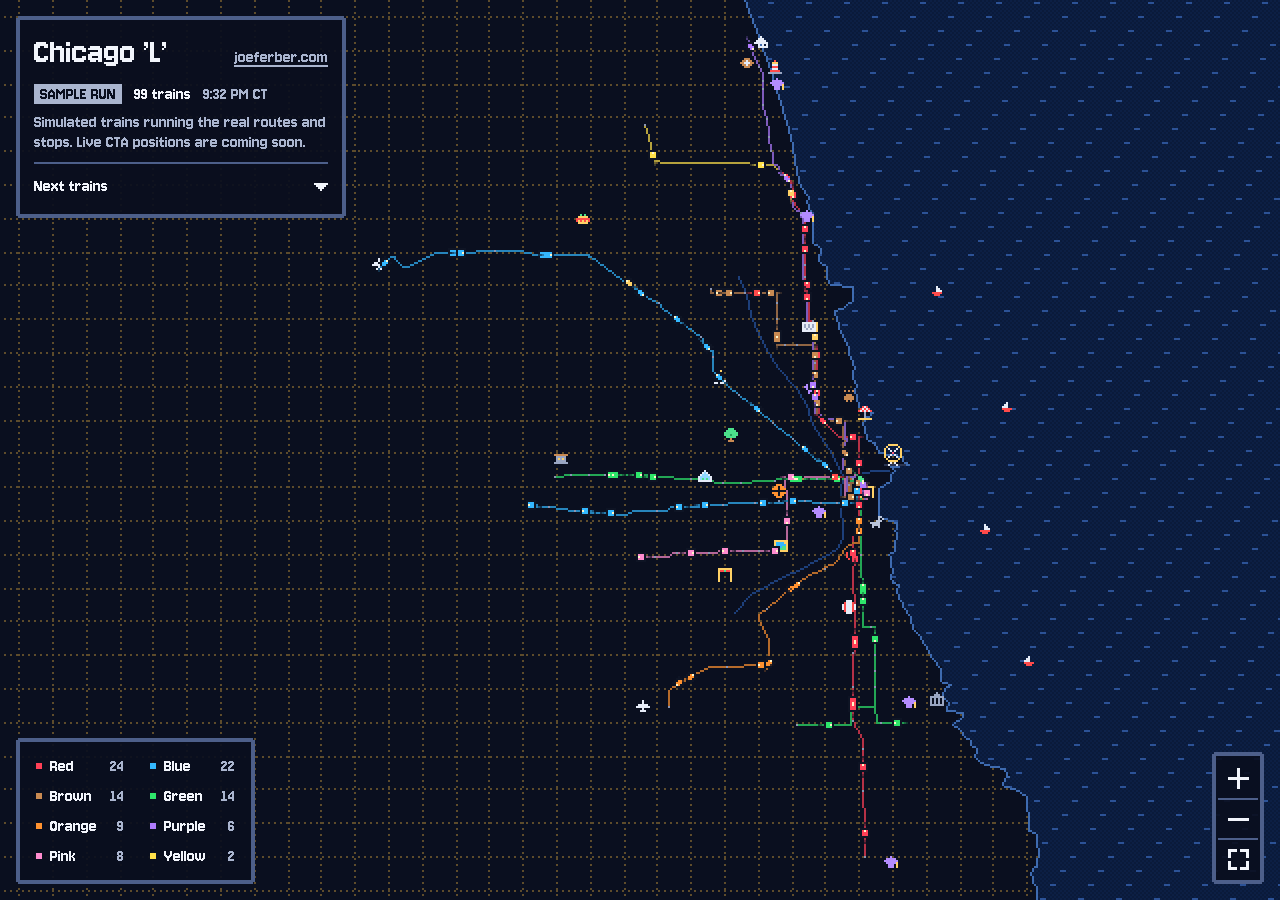
<file: trains/index.html>
<!doctype html>
<!-- Set data-feed to the proxy URL in _cta-proxy/ to switch from the sample run to live CTA positions. -->
<!-- Cloudflare lets browsers keep CSS and JS for hours, so every asset URL
     carries ?v=. Bump it (here, in the import map, and on the links below)
     whenever trains/ changes. -->
<html lang="en" data-feed="" data-version="7">
<head>
  <meta charset="utf-8">
  <meta name="viewport" content="width=device-width, initial-scale=1, viewport-fit=cover">
  <title>Chicago ’L’ Tracker | Joe Ferber</title>
  <meta name="description" content="Every CTA ’L’ train on an 8-bit map of Chicago.">
  <meta name="theme-color" content="#121a2e">
  <meta property="og:type" content="website">
  <meta property="og:title" content="Chicago ’L’ Tracker">
  <meta property="og:description" content="Every CTA ’L’ train on an 8-bit map of Chicago.">
  <meta property="og:url" content="https://joeferber.com/trains/">
  <meta name="twitter:card" content="summary">
  <link rel="icon" href="/assets/favicon.svg?v=2" type="image/svg+xml">
<link rel="apple-touch-icon" href="/assets/apple-touch-icon.png?v=2">
  <link rel="preload" href="fonts/jersey-10-latin.woff2" as="font" type="font/woff2" crossorigin>
  <link rel="preload" href="data/network.json?v=7" as="fetch" crossorigin>
  <link rel="stylesheet" href="styles.css?v=7">
  <script type="importmap">
    {
      "imports": {
        "./lib/route.js": "./lib/route.js?v=7",
        "./lib/sim.js": "./lib/sim.js?v=7",
        "./lib/cta.js": "./lib/cta.js?v=7",
        "./lib/eggs.js": "./lib/eggs.js?v=7",
        "./lib/places.js": "./lib/places.js?v=7",
        "./lib/sky.js": "./lib/sky.js?v=7",
        "./lib/favorites.js": "./lib/favorites.js?v=7"
      }
    }
  </script>
  <script type="module" src="app.js?v=7"></script>
</head>
<body>
  <canvas id="map" tabindex="0" role="img" aria-label="Map of Chicago’s ’L’ lines with a dot for each train"></canvas>

  <header class="hud panel">
    <div class="hud-top">
      <h1>Chicago ’L’</h1>
      <a class="home" href="/">joeferber.com</a>
    </div>
    <p class="status">
      <span class="mode" id="mode">Sample run</span>
      <span id="count">Loading trains</span>
      <time id="clock"></time>
    </p>
    <p class="note" id="note">Simulated trains running the real routes and stops. Live CTA positions are coming soon.</p>
    <section class="board">
      <button type="button" class="board-toggle" id="board-toggle" aria-expanded="false" aria-controls="board-body">
        <span>Next trains</span>
        <svg viewBox="0 0 7 7" aria-hidden="true"><path d="M0 2h7v1H6v1H5v1H4v1H3V5H2V4H1V3H0z"/></svg>
      </button>
      <div class="board-body" id="board-body" hidden>
        <div class="board-favs" id="board-favs" hidden>
          <span>Your stops</span>
          <div class="fav-list" id="fav-list"></div>
        </div>
        <div class="board-pick">
          <label>Line<select id="pick-line"></select></label>
          <label>Station<select id="pick-station"></select></label>
        </div>
        <button type="button" class="fav-toggle" id="fav-toggle" aria-pressed="false">
          <svg viewBox="0 0 7 7" aria-hidden="true"><path d="M3 0h1v2h3v1H6v1H5v1h1v2H5V6H2v1H1V5h1V4H1V3H0V2h3z"/></svg>
          <span id="fav-toggle-label">Save this stop</span>
        </button>
        <ol class="arrivals" id="arrivals"></ol>
        <p class="board-note" id="board-note" aria-live="polite"></p>
      </div>
    </section>
  </header>

  <nav class="legend panel" aria-label="Show or hide lines" id="legend"></nav>

  <div class="zoom panel" role="group" aria-label="Map zoom">
    <button type="button" data-zoom="in" aria-label="Zoom in">
      <svg viewBox="0 0 7 7" aria-hidden="true"><path d="M3 0h1v3h3v1H4v3H3V4H0V3h3z"/></svg>
    </button>
    <button type="button" data-zoom="out" aria-label="Zoom out">
      <svg viewBox="0 0 7 7" aria-hidden="true"><path d="M0 3h7v1H0z"/></svg>
    </button>
    <button type="button" data-zoom="fit" aria-label="Show the whole system">
      <svg viewBox="0 0 7 7" aria-hidden="true"><path d="M0 0h3v1H1v2H0zM4 0h3v3H6V1H4zM0 4h1v2h2v1H0zM6 4h1v3H4V6h2z"/></svg>
    </button>
  </div>

  <aside class="card panel" id="card" aria-live="polite" hidden>
    <button type="button" class="card-close" id="card-close" aria-label="Close train details">
      <svg viewBox="0 0 7 7" aria-hidden="true"><path d="M0 0h1v1h1v1h1v1h1V2h1V1h1V0h1v1H6v1H5v1H4v1h1v1h1v1h1v1H6V6H5V5H4V4H3v1H2v1H1v1H0V6h1V5h1V4h1V3H2V2H1V1H0z"/></svg>
    </button>
    <p class="card-line"><i id="card-swatch"></i><span id="card-title"></span></p>
    <dl>
      <dt>To</dt><dd id="card-dest"></dd>
      <dt>Next</dt><dd id="card-next"></dd>
    </dl>
    <p class="card-flag" id="card-flag" hidden></p>
  </aside>

  <div class="tip" id="tip" hidden></div>
</body>
</html>
</file>
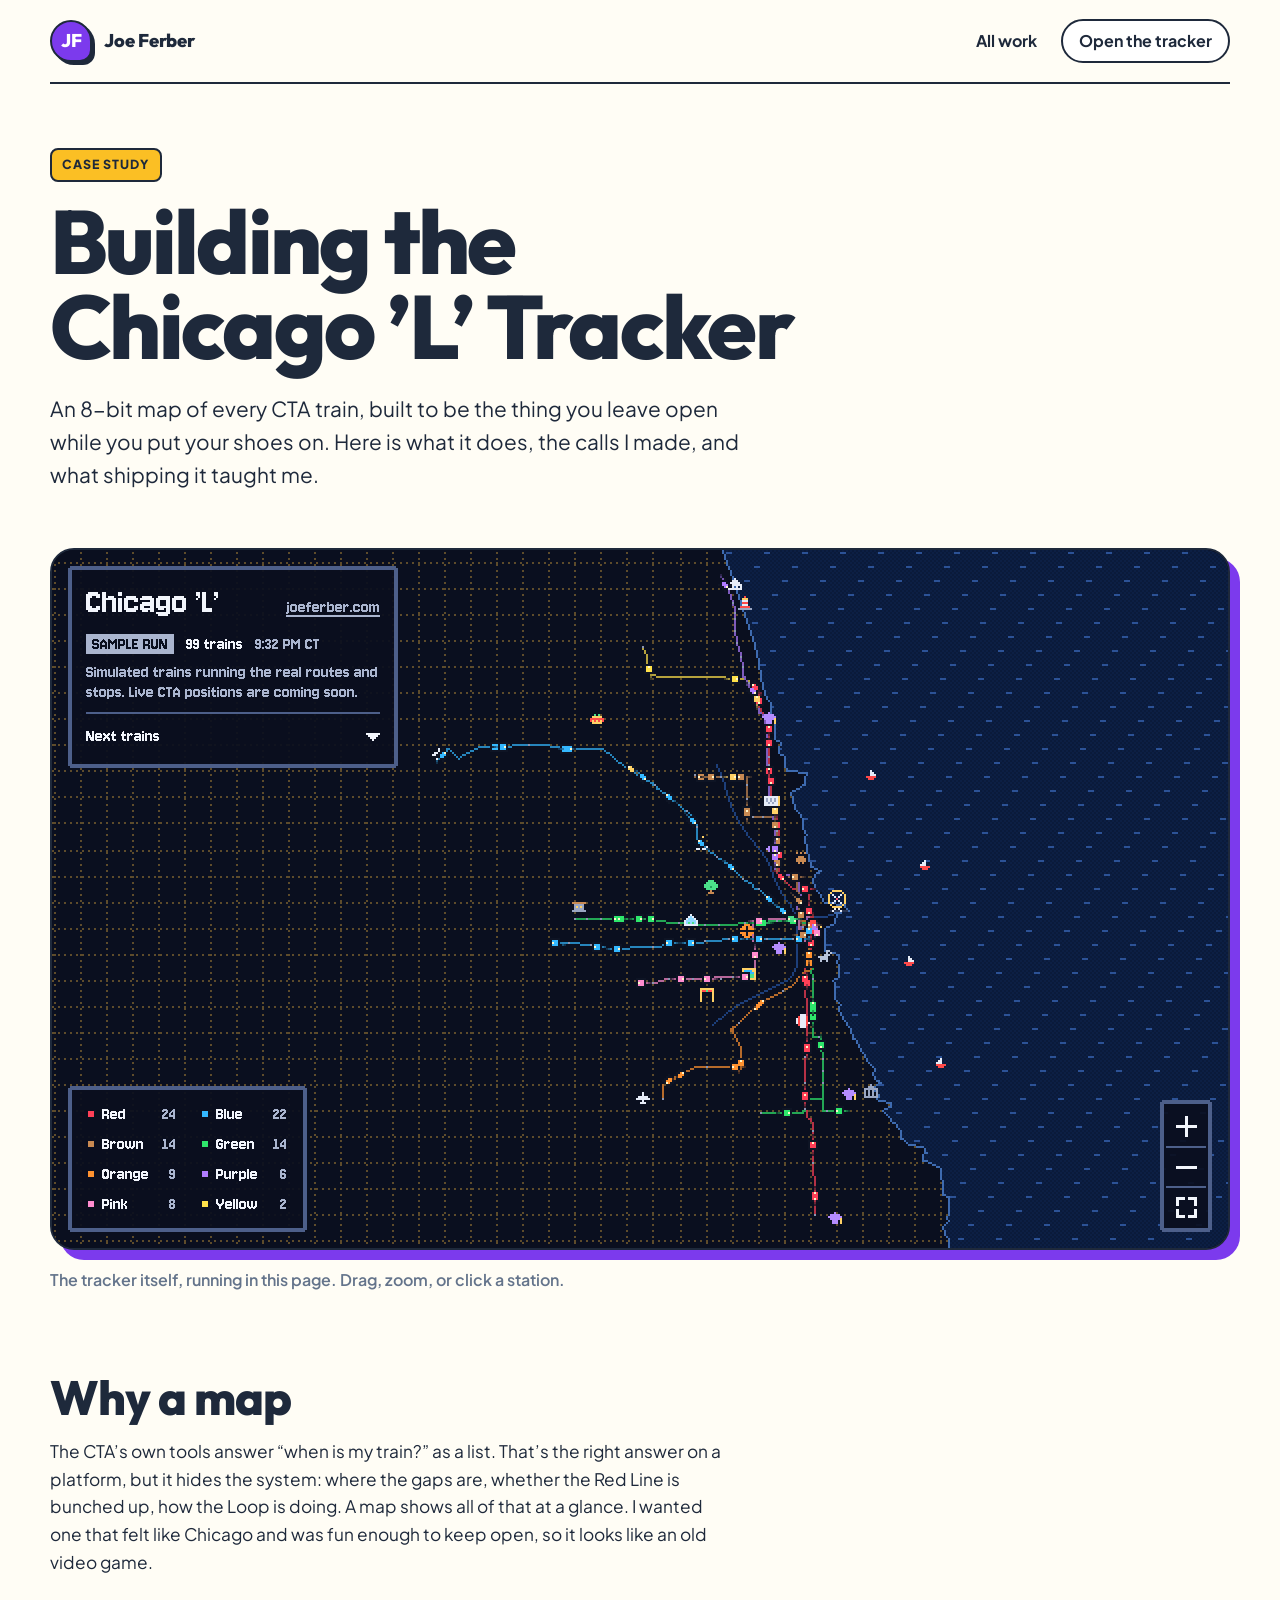
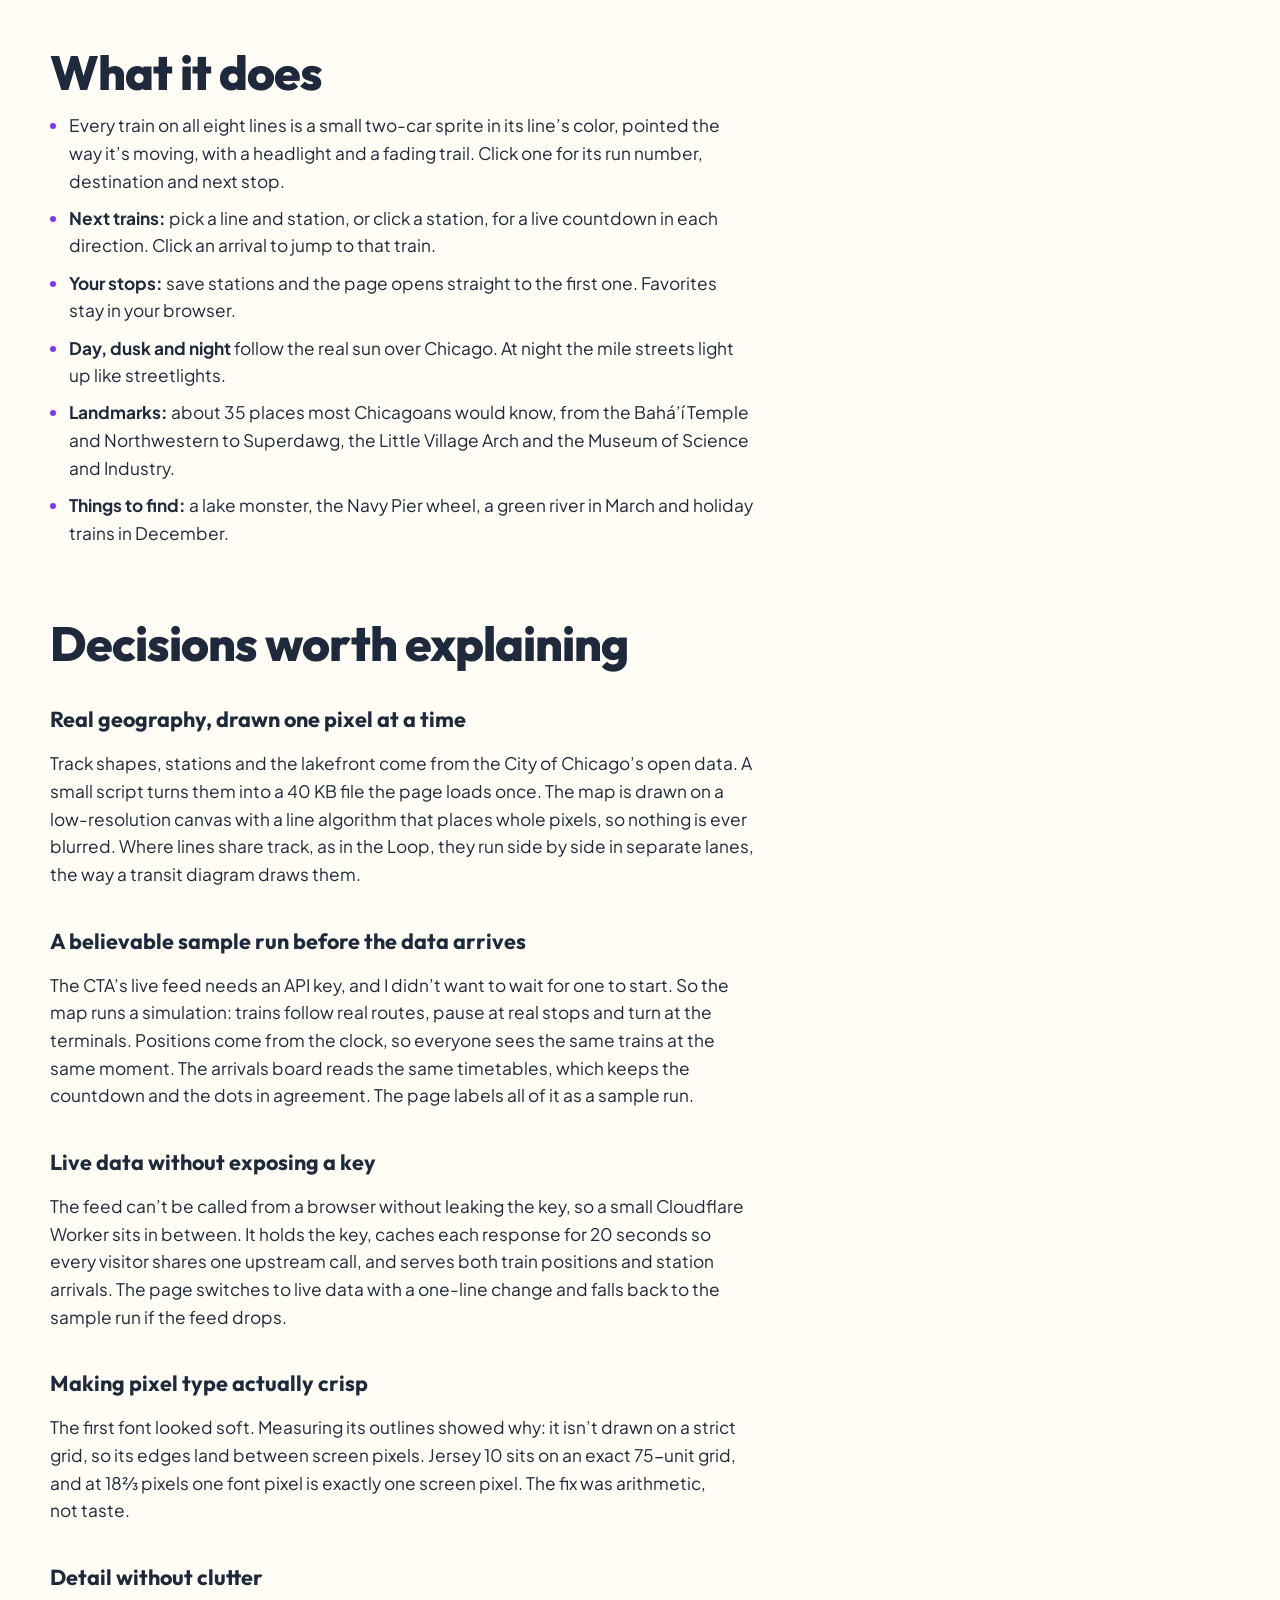
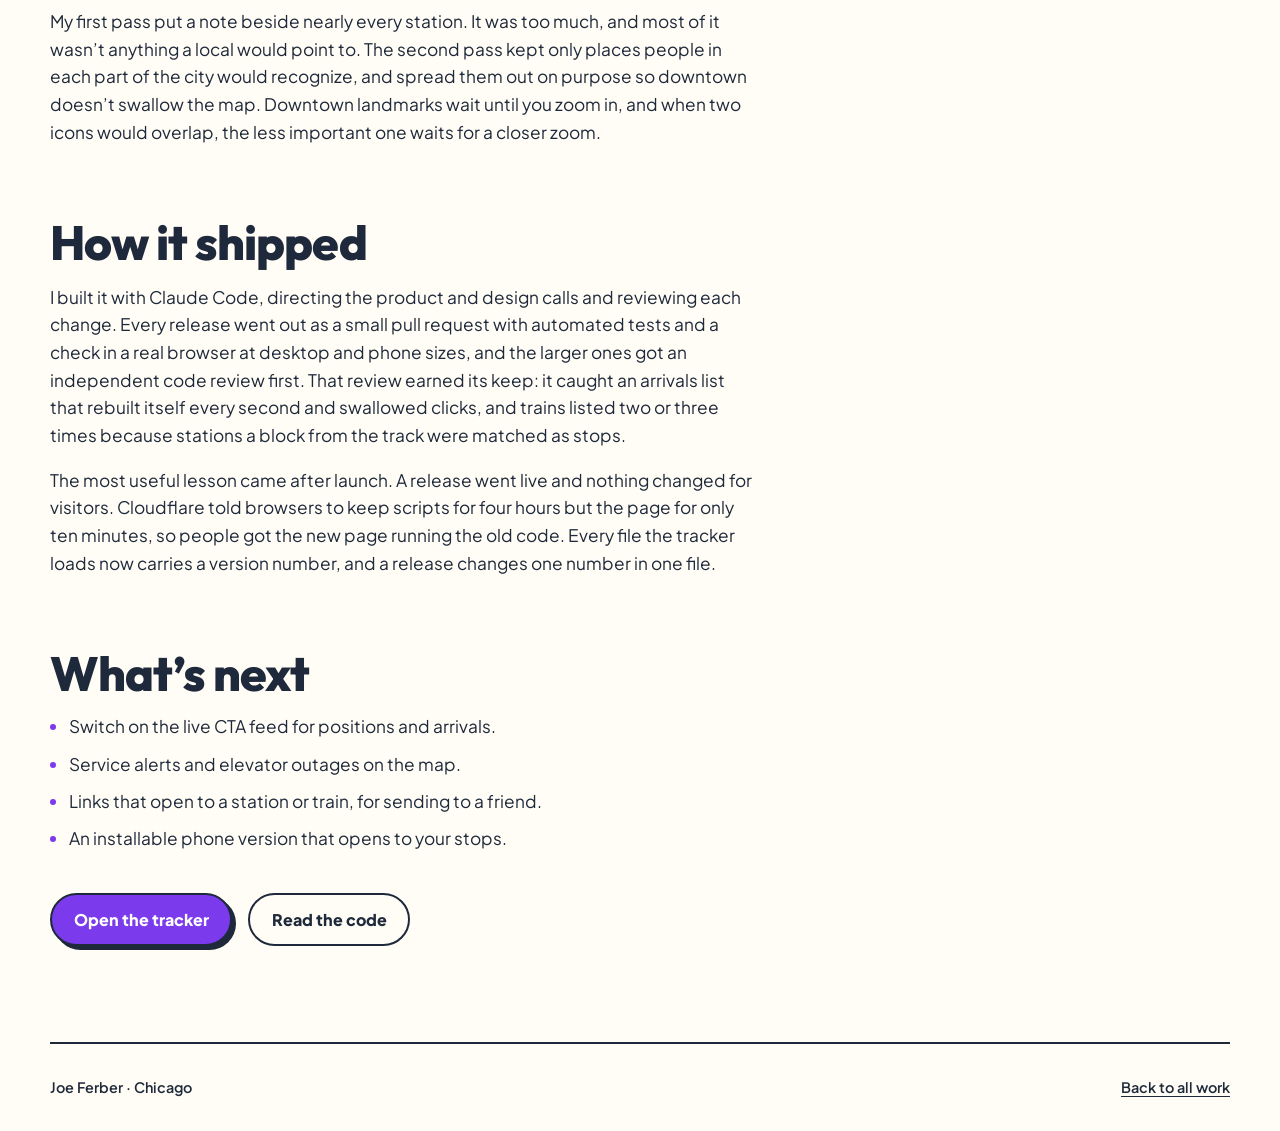
<file: trains/about/index.html>
<!doctype html>
<html lang="en">
<head>
  <meta charset="utf-8">
  <meta name="viewport" content="width=device-width, initial-scale=1">
  <title>Building the Chicago ’L’ Tracker | Joe Ferber</title>
  <meta name="description" content="How Joe Ferber built an 8-bit map of every CTA ’L’ train: the product decisions, the rendering, and what shipping it taught.">
  <meta name="theme-color" content="#fffdf5">
  <link rel="canonical" href="https://joeferber.com/trains/about/">
  <meta property="og:type" content="article">
  <meta property="og:title" content="Building the Chicago ’L’ Tracker">
  <meta property="og:description" content="An 8-bit map of every CTA ’L’ train, and the decisions behind it.">
  <meta property="og:url" content="https://joeferber.com/trains/about/">
  <link rel="icon" href="/assets/favicon.svg?v=2" type="image/svg+xml">
<link rel="apple-touch-icon" href="/assets/apple-touch-icon.png?v=2">
  <link rel="preconnect" href="https://fonts.googleapis.com">
  <link rel="preconnect" href="https://fonts.gstatic.com" crossorigin>
  <link href="https://fonts.googleapis.com/css2?family=Outfit:wght@600;700;800&family=Plus+Jakarta+Sans:wght@400;500;600;700&display=swap" rel="stylesheet">
  <link rel="stylesheet" href="/styles.css?v=2">
  <link rel="stylesheet" href="case-study.css?v=1">
</head>
<body>
  <a class="skip-link" href="#main">Skip to content</a>

  <header class="site-header">
    <a class="brand" href="/" aria-label="Joe Ferber home">
      <span class="brand-mark" aria-hidden="true">JF</span>
      <span>Joe Ferber</span>
    </a>
    <nav class="case-nav" aria-label="Case study">
      <a href="/#work">All work</a>
      <a class="nav-contact" href="/trains/">Open the tracker</a>
    </nav>
  </header>

  <main id="main" class="case section-shell">
    <header class="case-intro">
      <p class="project-status">Case study</p>
      <h1>Building the Chicago ’L’ Tracker</h1>
      <p class="case-lede">An 8-bit map of every CTA train, built to be the thing you leave open while you put your shoes on. Here is what it does, the calls I made, and what shipping it taught me.</p>
    </header>

    <figure class="case-live">
      <iframe src="/trains/" title="The Chicago ’L’ Tracker, running live" loading="lazy"></iframe>
      <figcaption>The tracker itself, running in this page. Drag, zoom, or click a station.</figcaption>
    </figure>

    <div class="case-body">
      <section aria-labelledby="why">
        <h2 id="why">Why a map</h2>
        <p>The CTA’s own tools answer “when is my train?” as a list. That’s the right answer on a platform, but it hides the system: where the gaps are, whether the Red Line is bunched up, how the Loop is doing. A map shows all of that at a glance. I wanted one that felt like Chicago and was fun enough to keep open, so it looks like an old video game.</p>
      </section>

      <section aria-labelledby="what">
        <h2 id="what">What it does</h2>
        <ul>
          <li>Every train on all eight lines is a small two-car sprite in its line’s color, pointed the way it’s moving, with a headlight and a fading trail. Click one for its run number, destination and next stop.</li>
          <li><b>Next trains:</b> pick a line and station, or click a station, for a live countdown in each direction. Click an arrival to jump to that train.</li>
          <li><b>Your stops:</b> save stations and the page opens straight to the first one. Favorites stay in your browser.</li>
          <li><b>Day, dusk and night</b> follow the real sun over Chicago. At night the mile streets light up like streetlights.</li>
          <li><b>Landmarks:</b> about 35 places most Chicagoans would know, from the Bahá’í Temple and Northwestern to Superdawg, the Little Village Arch and the Museum of Science and Industry.</li>
          <li><b>Things to find:</b> a lake monster, the Navy Pier wheel, a green river in March and holiday trains in December.</li>
        </ul>
      </section>

      <section aria-labelledby="decisions">
        <h2 id="decisions">Decisions worth explaining</h2>

        <h3>Real geography, drawn one pixel at a time</h3>
        <p>Track shapes, stations and the lakefront come from the City of Chicago’s open data. A small script turns them into a 40 KB file the page loads once. The map is drawn on a low-resolution canvas with a line algorithm that places whole pixels, so nothing is ever blurred. Where lines share track, as in the Loop, they run side by side in separate lanes, the way a transit diagram draws them.</p>

        <h3>A believable sample run before the data arrives</h3>
        <p>The CTA’s live feed needs an API key, and I didn’t want to wait for one to start. So the map runs a simulation: trains follow real routes, pause at real stops and turn at the terminals. Positions come from the clock, so everyone sees the same trains at the same moment. The arrivals board reads the same timetables, which keeps the countdown and the dots in agreement. The page labels all of it as a sample run.</p>

        <h3>Live data without exposing a key</h3>
        <p>The feed can’t be called from a browser without leaking the key, so a small Cloudflare Worker sits in between. It holds the key, caches each response for 20 seconds so every visitor shares one upstream call, and serves both train positions and station arrivals. The page switches to live data with a one-line change and falls back to the sample run if the feed drops.</p>

        <h3>Making pixel type actually crisp</h3>
        <p>The first font looked soft. Measuring its outlines showed why: it isn’t drawn on a strict grid, so its edges land between screen pixels. Jersey 10 sits on an exact 75-unit grid, and at 18⅔ pixels one font pixel is exactly one screen pixel. The fix was arithmetic, not taste.</p>

        <h3>Detail without clutter</h3>
        <p>My first pass put a note beside nearly every station. It was too much, and most of it wasn’t anything a local would point to. The second pass kept only places people in each part of the city would recognize, and spread them out on purpose so downtown doesn’t swallow the map. Downtown landmarks wait until you zoom in, and when two icons would overlap, the less important one waits for a closer zoom.</p>
      </section>

      <section aria-labelledby="shipping">
        <h2 id="shipping">How it shipped</h2>
        <p>I built it with Claude Code, directing the product and design calls and reviewing each change. Every release went out as a small pull request with automated tests and a check in a real browser at desktop and phone sizes, and the larger ones got an independent code review first. That review earned its keep: it caught an arrivals list that rebuilt itself every second and swallowed clicks, and trains listed two or three times because stations a block from the track were matched as stops.</p>
        <p>The most useful lesson came after launch. A release went live and nothing changed for visitors. Cloudflare told browsers to keep scripts for four hours but the page for only ten minutes, so people got the new page running the old code. Every file the tracker loads now carries a version number, and a release changes one number in one file.</p>
      </section>

      <section aria-labelledby="next">
        <h2 id="next">What’s next</h2>
        <ul>
          <li>Switch on the live CTA feed for positions and arrivals.</li>
          <li>Service alerts and elevator outages on the map.</li>
          <li>Links that open to a station or train, for sending to a friend.</li>
          <li>An installable phone version that opens to your stops.</li>
        </ul>
        <div class="case-links">
          <a class="button button-primary" href="/trains/">Open the tracker</a>
          <a class="button button-secondary" href="https://github.com/kelloggjoe/joe-ferber-portfolio/tree/main/trains" target="_blank" rel="noreferrer">Read the code</a>
        </div>
      </section>
    </div>
  </main>

  <footer class="site-footer">
    <p>Joe Ferber · Chicago</p>
    <p><a href="/#work">Back to all work</a></p>
  </footer>
</body>
</html>
</file>
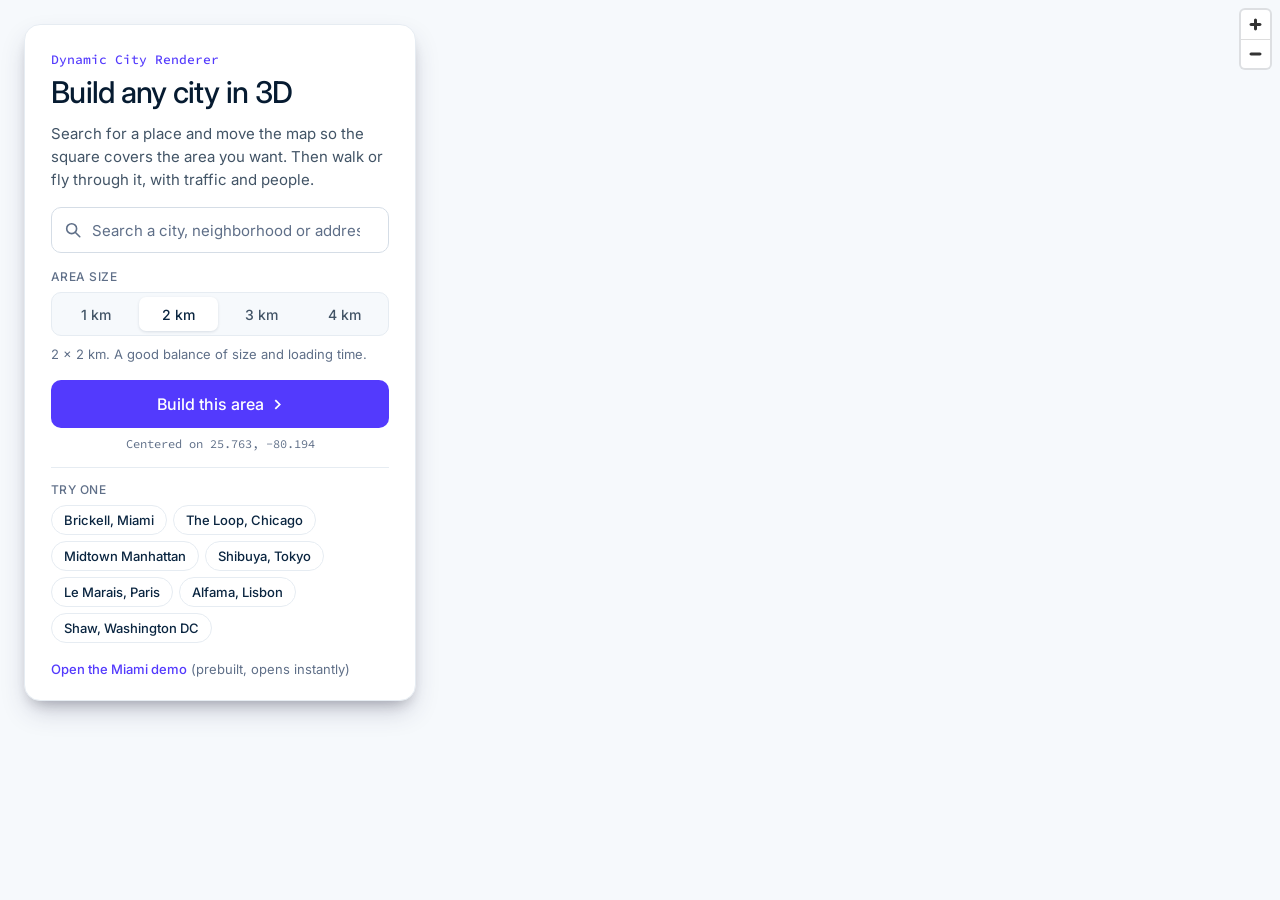
<file: city/explore.html>
<!doctype html>
<html lang="en">
<head>
  <meta charset="utf-8" />
  <meta name="viewport" content="width=device-width, initial-scale=1" />
  <title>Dynamic City Renderer · Explore</title>
  <meta name="description" content="Pick any area on the map and walk or fly through it in 3D, built in your browser from OpenStreetMap data." />
  <link rel="preconnect" href="https://fonts.googleapis.com">
  <link rel="preconnect" href="https://fonts.gstatic.com" crossorigin>
  <link href="https://fonts.googleapis.com/css2?family=Inter:wght@400;500;600&family=Source+Code+Pro:wght@400;500&display=swap" rel="stylesheet">
  <script type="module" crossorigin src="./assets/explore-BZ6dGIuY.js"></script>
  <link rel="modulepreload" crossorigin href="./assets/modulepreload-polyfill-B5Qt9EMX.js">
  <link rel="stylesheet" crossorigin href="./assets/explore-DhnR1Nzk.css">
</head>
<body>
  <div id="map" aria-label="Map. Drag to move the square over the area you want."></div>
  <div id="frame-label" aria-hidden="true"></div>

  <aside class="card" aria-labelledby="title">
    <p class="eyebrow">Dynamic City Renderer</p>
    <h1 id="title">Build any city in 3D</h1>
    <p class="lede">Search for a place and move the map so the square covers the area you want. Then walk or fly through it, with traffic and people.</p>

    <div class="search">
      <label for="q" class="sr-only">Search for a place</label>
      <svg viewBox="0 0 20 20" aria-hidden="true"><circle cx="8.5" cy="8.5" r="5.5" fill="none" stroke="currentColor" stroke-width="1.8"/><path d="M13 13l4.5 4.5" stroke="currentColor" stroke-width="1.8" stroke-linecap="round"/></svg>
      <input id="q" type="search" placeholder="Search a city, neighborhood or address" autocomplete="off" />
      <ul id="results" role="listbox" hidden></ul>
    </div>

    <fieldset class="sizes">
      <legend>Area size</legend>
      <div class="seg" role="radiogroup">
        <button type="button" data-km="1" role="radio">1 km</button>
        <button type="button" data-km="2" role="radio" class="on" aria-checked="true">2 km</button>
        <button type="button" data-km="3" role="radio">3 km</button>
        <button type="button" data-km="4" role="radio">4 km</button>
      </div>
      <p class="hint" id="size-hint">2 × 2 km. A good balance of size and loading time.</p>
    </fieldset>

    <button id="build" class="primary" type="button">Build this area <svg viewBox="0 0 10 10" aria-hidden="true"><path d="M3 1l4 4-4 4" fill="none" stroke="currentColor" stroke-width="1.6"/></svg></button>
    <p class="where" id="where">Centered on 25.763, -80.194</p>

    <div class="featured">
      <p class="label">Try one</p>
      <div class="chips" id="chips"></div>
    </div>
    <p class="demo"><a href="./">Open the Miami demo</a> <span>(prebuilt, opens instantly)</span></p>
  </aside>
</body>
</html>
</file>
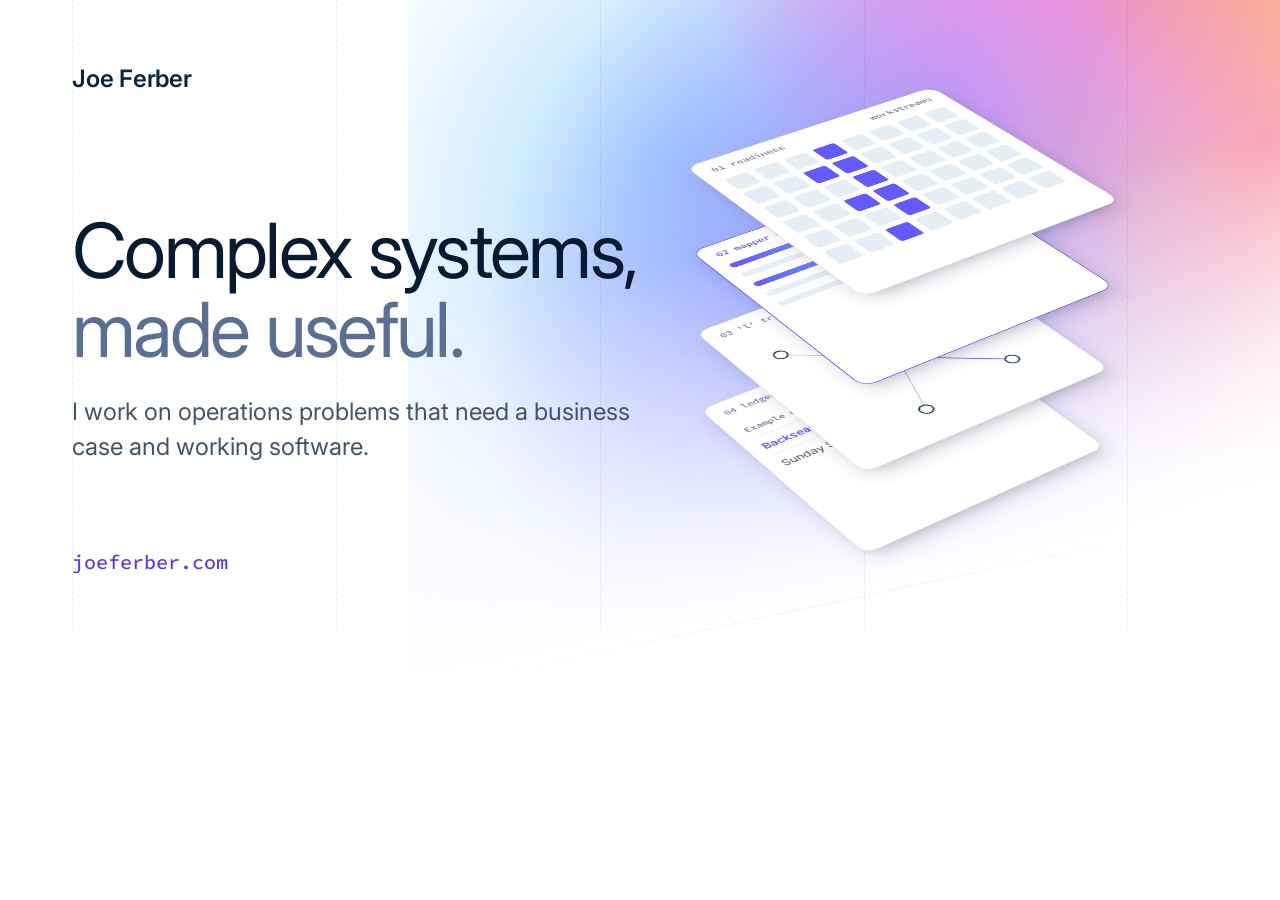
<file: _tools/social/card.html>
<!doctype html>
<html><head>
<!-- Source for assets/joe-ferber-social.png. Render with: Chrome --headless=new --window-size=1200,630 --screenshot --><meta charset="utf-8">
<link href="https://fonts.googleapis.com/css2?family=Inter:wght@400;500;600&family=Source+Code+Pro:wght@500&display=swap" rel="stylesheet">
<style>
*{box-sizing:border-box}html,body{margin:0}
body{width:1200px;height:630px;overflow:hidden;position:relative;background:#fff;font-family:Inter,system-ui,sans-serif;color:#0a2540;-webkit-font-smoothing:antialiased}
.ribbon{position:absolute;inset:-40% -12% auto 34%;height:150%;transform:skewY(-12deg);transform-origin:0 0;overflow:hidden}
.ribbon::before{content:"";position:absolute;inset:-20%;background:
 radial-gradient(ellipse 38% 46% at 86% 26%,rgba(254,150,21,.9),transparent 70%),
 radial-gradient(ellipse 40% 44% at 64% 30%,rgba(244,75,204,.78),transparent 70%),
 radial-gradient(ellipse 34% 40% at 80% 58%,rgba(253,133,150,.7),transparent 70%),
 radial-gradient(ellipse 46% 50% at 52% 62%,rgba(99,91,255,.72),transparent 70%),
 radial-gradient(ellipse 40% 42% at 34% 50%,rgba(128,202,255,.6),transparent 70%),
 radial-gradient(ellipse 50% 40% at 30% 82%,rgba(226,228,255,.9),transparent 70%)}
.ribbon::after{content:"";position:absolute;inset:auto 0 0;height:40%;background:linear-gradient(to bottom,rgba(255,255,255,0),#fff)}
.guides{position:absolute;inset:0 72px;display:grid;grid-template-columns:repeat(4,1fr)}
.guides span{border-left:1px dashed rgba(10,37,64,.08)}.guides span:last-child{border-right:1px dashed rgba(10,37,64,.08)}
.txt{position:absolute;left:72px;top:64px;width:640px}
.mark{font-weight:600;font-size:24px;letter-spacing:-.01em}
h1{margin:118px 0 0;font-weight:400;font-size:76px;line-height:1.04;letter-spacing:-.035em;color:#061b31}
h1 span{color:#5b6f93}
p{margin:26px 0 0;font-size:24px;line-height:1.45;color:#425466;max-width:24em}
.url{position:absolute;left:72px;bottom:56px;font:500 20px "Source Code Pro",monospace;color:#533afd}
.viz{position:absolute;right:40px;top:30px;width:520px;height:560px;perspective:2200px;display:grid;place-items:center}
.stack{position:relative;width:300px;height:300px;transform-style:preserve-3d;transform:rotateX(58deg) rotateZ(-36deg)}
.plate{position:absolute;inset:0;border-radius:14px;background:#fff;border:1px solid #e6ecf2;box-shadow:0 13px 27px -5px rgba(50,50,93,.22),0 8px 16px -8px rgba(0,0,0,.15)}
.plate.on{border-color:#635bff}
.tag{position:absolute;left:16px;top:12px;right:16px;display:flex;justify-content:space-between;font:500 12px "Source Code Pro",monospace;color:#5f6f88}
.plate.on .tag{color:#533afd}
.body{position:absolute;inset:42px 16px 16px}
.cells{display:grid;grid-template-columns:repeat(8,1fr);gap:8px}.cells i{aspect-ratio:1;border-radius:3px;background:#e5edf5}.cells i.h{background:#635bff}
.bars i{display:block;height:9px;border-radius:5px;background:#e5edf5;margin-bottom:13px}.bars i.h{background:linear-gradient(90deg,#635bff,#80caff)}
.net{width:100%;height:100%}.net line{stroke:#c9d3df;stroke-width:1.5}.net circle{fill:#fff;stroke:#0a2540;stroke-width:1.5}.net .h{stroke:#635bff}
.mini .r{display:flex;justify-content:space-between;padding:9px 0;border-top:1px solid #e6ecf2;font-size:14px;color:#425466}.mini .r:first-child{border-top:0;font:500 12px "Source Code Pro",monospace;color:#5f6f88}.mini .w{color:#533afd;font-weight:500}
</style></head><body>
<div class="ribbon"></div>
<div class="guides"><span></span><span></span><span></span><span></span></div>
<div class="txt"><div class="mark">Joe Ferber</div><h1>Complex systems, <span>made useful.</span></h1><p>I work on operations problems that need a business case and working software.</p></div>
<div class="url">joeferber.com</div>
<div class="viz"><div class="stack"><div class="plate" style="transform:translateZ(144.0px)"><div class="tag"><span>01 readiness</span><span>workstreams</span></div><div class="body"><div class="cells"><i></i><i></i><i></i><i class="h"></i><i></i><i></i><i></i><i></i><i></i><i></i><i class="h"></i><i class="h"></i><i></i><i></i><i></i><i></i><i></i><i></i><i></i><i class="h"></i><i></i><i></i><i></i><i></i><i></i><i></i><i class="h"></i><i class="h"></i><i></i><i></i><i></i><i></i><i></i><i></i><i></i><i class="h"></i><i></i><i></i><i></i><i></i><i></i><i></i><i class="h"></i><i></i><i></i><i></i><i></i><i></i></div></div></div><div class="plate on" style="transform:translateZ(48.0px)"><div class="tag"><span>02 mapper + studio</span><span>priorities</span></div><div class="body"><div class="bars"><i class="h" style="width:88%"></i><i style="width:64%"></i><i class="h" style="width:76%"></i><i style="width:48%"></i><i style="width:70%"></i></div></div></div><div class="plate" style="transform:translateZ(-48.0px)"><div class="tag"><span>03 'l' tracker</span><span>network</span></div><div class="body"><svg class="net" viewBox="0 0 260 230"><line x1="30" y1="40" x2="120" y2="110"/><line class="h" x1="120" y1="110" x2="220" y2="60"/><line x1="120" y1="110" x2="90" y2="200"/><line class="h" x1="120" y1="110" x2="210" y2="180"/><circle cx="30" cy="40" r="7"/><circle class="h" cx="120" cy="110" r="9"/><circle cx="220" cy="60" r="7"/><circle cx="90" cy="200" r="7"/><circle cx="210" cy="180" r="7"/></svg></div></div><div class="plate" style="transform:translateZ(-144.0px)"><div class="tag"><span>04 ledger leagues</span><span>matchup</span></div><div class="body"><div class="mini"><div class="r"><span>Example matchup · week 6</span><span>final</span></div><div class="r w"><span>Backseat GMs</span><span>1,450</span></div><div class="r"><span>Sunday Scaries</span><span>1,175</span></div></div></div></div></div></div>
</body></html>
</file>
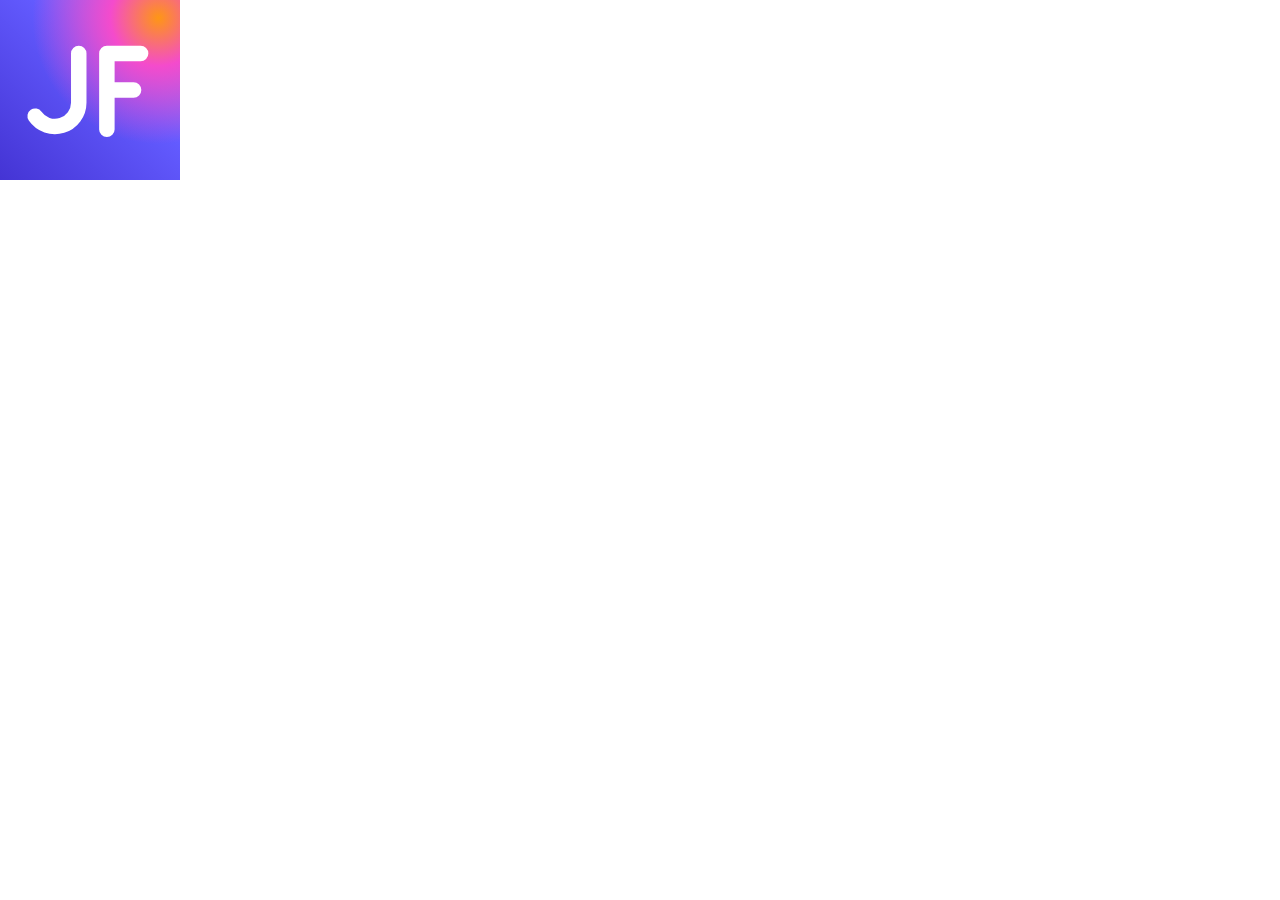
<file: _tools/social/icon.html>
<!doctype html><html><head><style>html,body{margin:0}svg{display:block;width:180px;height:180px}</style></head><body><svg xmlns="http://www.w3.org/2000/svg" viewBox="0 0 64 64"><defs><radialGradient id="a" cx="88%" cy="10%" r="70%"><stop offset="0" stop-color="#fe9615"/><stop offset=".38" stop-color="#f44bcc"/><stop offset="1" stop-color="#f44bcc" stop-opacity="0"/></radialGradient><linearGradient id="b" x1="0" y1="1" x2="1" y2="0"><stop offset="0" stop-color="#4434d4"/><stop offset=".6" stop-color="#635bff"/><stop offset="1" stop-color="#8f7dff"/></linearGradient></defs><rect width="64" height="64" rx="0" fill="url(#b)"/><rect width="64" height="64" rx="0" fill="url(#a)"/><g fill="none" stroke="#fff" stroke-width="5.5" stroke-linecap="round" stroke-linejoin="round"><path d="M28 19v17.5a8.5 8.5 0 0 1-15.5 4.8"/><path d="M50 19H38v27M38 32h9.5"/></g></svg>
</body></html>
</file>
<file: trains/styles.css>
@font-face {
  font-family: "Jersey 10";
  src: url("fonts/jersey-10-latin.woff2") format("woff2");
  font-weight: 400;
  font-display: swap;
}

:root {
  color-scheme: dark;
  --ground: #121a2e;
  --panel: rgb(18 26 46 / 0.92);
  --edge: #4d5f8a;
  --ink: #f2f5fc;
  --ink-2: #aab5cf;
  --grid: #1e2944;
  --lake-a: #143468;
  --lake-b: #183c76;
  --lake-glint: #4a86d8;
  --shore: #6a9ff0;
  --station: #a3afcb;
  --pier: #3a4a70;
  --river: #2a5aa8;
  --river-green: #1fd8b0;
  --focus: #ffe14a;

  /* CTA line colours, lifted so they read on the dark map. */
  --line-red: #ff4057;
  --line-blue: #34b8ff;
  --line-brn: #c98a52;
  --line-g: #2ee66b;
  --line-o: #ff9230;
  --line-p: #b07cff;
  --line-pnk: #ff8ccf;
  --line-y: #ffe14a;

  --px: 2px; /* one map pixel; panels use the same grain */
  /* Jersey 10 sits on a 75-unit grid in a 1400-unit em, so at this size one
     font pixel is exactly one CSS pixel and every edge lands on the grid. */
  --type-1: calc(1400px / 75);
  --type-2: calc(2800px / 75);
  --frame: url("data:image/svg+xml,%3Csvg xmlns='http://www.w3.org/2000/svg' width='6' height='6' viewBox='0 0 6 6' shape-rendering='crispEdges'%3E%3Cpath fill='%234d5f8a' fill-rule='evenodd' d='M1 0h4v1h1v4H5v1H1V5H0V1h1zM2 2v2h2V2z'/%3E%3C/svg%3E");
}

/* The map follows the sky over Chicago (see lib/sky.js). Day is the
   palette above; dusk turns purple with sunset on the water; at night the
   land darkens and the mile streets light up like streetlights. */
:root[data-sky="dusk"] {
  --ground: #1b1a35;
  --panel: rgb(27 26 53 / 0.92);
  --grid: #2c2a50;
  --lake-a: #1e2f66;
  --lake-b: #243770;
  --lake-glint: #f0946c;
  --shore: #9a94e6;
  --river: #3a4c9a;
  --pier: #3f3f70;
}
:root[data-sky="night"] {
  --ground: #0a0f1f;
  --panel: rgb(10 15 31 / 0.92);
  --grid: #5e4c2b;
  --lake-a: #0a1a3a;
  --lake-b: #0c1f44;
  --lake-glint: #2c5296;
  --shore: #3e6bb0;
  --station: #8a95b2;
  --river: #1d3f7a;
  --pier: #2a3552;
}

* { box-sizing: border-box; }

html, body {
  height: 100%;
  margin: 0;
  overflow: hidden;
  background: var(--ground);
  color: var(--ink);
  font: 400 var(--type-1)/20px "Jersey 10", ui-monospace, monospace;
  -webkit-tap-highlight-color: transparent;
  /* One weight only: a faked bold would smear the pixel grid. */
  font-synthesis: none;
}

b, strong { font-weight: inherit; }

::selection { background: var(--line-y); color: var(--ground); }

#map {
  position: fixed;
  inset: 0;
  image-rendering: pixelated;
  image-rendering: crisp-edges;
  touch-action: none;
  cursor: grab;
  outline: none;
}
#map.dragging { cursor: grabbing; }
#map.pointing { cursor: pointer; }

.panel {
  position: fixed;
  background: var(--panel);
  background-clip: padding-box;
  border: calc(var(--px) * 2) solid transparent;
  border-image: var(--frame) 2 / calc(var(--px) * 2);
}

button {
  font: inherit;
  color: inherit;
  background: none;
  border: 0;
  padding: 0;
  cursor: pointer;
}

:focus-visible {
  outline: var(--px) solid var(--focus);
  outline-offset: var(--px);
}

svg { display: block; fill: currentColor; shape-rendering: crispEdges; }

/* Header */

.hud {
  top: 16px;
  left: 16px;
  width: min(330px, calc(100vw - 32px));
  padding: 12px 14px 14px;
}

.hud-top {
  display: flex;
  align-items: baseline;
  justify-content: space-between;
  gap: 12px;
}

h1 {
  margin: 0;
  font-size: var(--type-2);
  font-weight: 400;
  line-height: 40px;
}

.home {
  color: var(--ink-2);
  font-size: var(--type-1);
  text-decoration: underline;
  text-underline-offset: 3px;
  text-decoration-thickness: 2px;
}
.home:hover { color: var(--ink); }

.status {
  display: flex;
  flex-wrap: wrap;
  gap: 4px 12px;
  margin: 12px 0 0;
  font-variant-numeric: tabular-nums;
}

.mode {
  padding: 0 6px;
  background: var(--ink-2);
  color: var(--ground);
  font-weight: 400;
  text-transform: uppercase;
  font-size: var(--type-1);
  line-height: 20px;
}
.mode.live { background: var(--line-g); }
.mode.down { background: var(--line-o); }

#clock { color: var(--ink-2); }

.note {
  margin: 8px 0 0;
  color: var(--ink-2);
  font-size: var(--type-1);
}

/* Next trains */

.board {
  margin-top: 10px;
  padding-top: 8px;
  border-top: var(--px) solid var(--edge);
}

.board-toggle {
  display: flex;
  align-items: center;
  justify-content: space-between;
  width: 100%;
  min-height: 28px;
}
.board-toggle svg { width: 14px; height: 14px; }
.board-toggle[aria-expanded="true"] svg { transform: scaleY(-1); }
.board-toggle:hover { color: var(--line-y); }

.board-pick {
  display: grid;
  grid-template-columns: auto 1fr;
  align-items: center;
  gap: 6px 10px;
  margin-top: 8px;
  color: var(--ink-2);
}
.board-pick label { display: contents; }

select {
  min-width: 0;
  padding: 2px 26px 2px 6px;
  border: var(--px) solid var(--edge);
  border-radius: 0;
  background: var(--ground) url("data:image/svg+xml,%3Csvg xmlns='http://www.w3.org/2000/svg' width='14' height='14' viewBox='0 0 7 7' shape-rendering='crispEdges'%3E%3Cpath fill='%23aab5cf' d='M0 2h7v1H6v1H5v1H4v1H3V5H2V4H1V3H0z'/%3E%3C/svg%3E") no-repeat right 6px center;
  color: var(--ink);
  font: inherit;
  appearance: none;
  cursor: pointer;
}
select:hover { border-color: var(--ink-2); }

.board-favs {
  margin-top: 8px;
  color: var(--ink-2);
}
.fav-list {
  display: flex;
  flex-wrap: wrap;
  gap: 4px;
  margin-top: 4px;
}
.fav-list button {
  display: flex;
  align-items: center;
  gap: 6px;
  min-height: 28px;
  padding: 0 8px;
  border: var(--px) solid var(--edge);
  color: var(--ink);
}
.fav-list button:hover { border-color: var(--ink-2); }
.fav-list button[aria-current="true"] { border-color: var(--c); }
.fav-list i {
  width: calc(var(--px) * 3);
  height: calc(var(--px) * 3);
  background: var(--c);
}

.fav-toggle {
  display: flex;
  align-items: center;
  gap: 8px;
  min-height: 28px;
  margin-top: 6px;
  color: var(--ink-2);
}
.fav-toggle svg { width: 14px; height: 14px; fill: none; stroke: currentColor; stroke-width: 1; }
.fav-toggle:hover { color: var(--ink); }
.fav-toggle[aria-pressed="true"] { color: var(--line-y); }
.fav-toggle[aria-pressed="true"] svg { fill: currentColor; stroke: none; }

.arrivals {
  display: grid;
  gap: 2px;
  max-height: 40vh;
  margin: 10px 0 0;
  padding: 0;
  overflow-y: auto;
  list-style: none;
}
.arrivals button {
  display: grid;
  grid-template-columns: auto 1fr auto;
  align-items: center;
  gap: 8px;
  width: 100%;
  min-height: 26px;
  padding: 0 4px;
  text-align: left;
}
.arrivals button:hover { background: rgb(255 255 255 / 0.06); }
.arrivals i {
  width: calc(var(--px) * 3);
  height: calc(var(--px) * 3);
  background: var(--c);
}
.arrivals time { font-variant-numeric: tabular-nums; }
.arrivals .due { color: var(--line-y); }
.arrivals small { color: var(--ink-2); font-size: inherit; }
.arrivals .empty { color: var(--ink-2); padding: 0 4px; }

.board-note {
  margin: 8px 0 0;
  color: var(--ink-2);
}

/* Line legend: each entry hides or shows that line. */

.legend {
  left: 16px;
  bottom: 16px;
  display: grid;
  grid-template-columns: repeat(2, auto);
  gap: 2px 18px;
  padding: 10px 12px;
}

.legend button {
  display: flex;
  align-items: center;
  gap: 8px;
  min-height: 28px;
  padding: 0 4px;
  text-align: left;
}
.legend i {
  width: calc(var(--px) * 3);
  height: calc(var(--px) * 3);
  background: var(--c);
  flex: none;
}
.legend b {
  margin-left: auto;
  padding-left: 10px;
  color: var(--ink-2);
  font-weight: 400;
  font-variant-numeric: tabular-nums;
}
.legend button:hover { background: rgb(255 255 255 / 0.06); }
.legend button[aria-pressed="false"] { color: var(--ink-2); text-decoration: line-through; text-decoration-thickness: 2px; }
.legend button[aria-pressed="false"] i { background: transparent; box-shadow: inset 0 0 0 var(--px) var(--c); }

/* Zoom */

.zoom {
  right: 16px;
  bottom: 16px;
  display: grid;
  padding: 2px;
}
.zoom button {
  display: grid;
  place-items: center;
  width: 40px;
  height: 40px;
}
.zoom button + button { border-top: var(--px) solid var(--edge); }
.zoom button:hover { background: rgb(255 255 255 / 0.06); }
.zoom svg { width: 21px; height: 21px; }

/* Selected train */

.card {
  right: 16px;
  top: 16px;
  width: 260px;
  padding: 12px 14px;
}
.card-close {
  position: absolute;
  top: 6px;
  right: 6px;
  display: grid;
  place-items: center;
  width: 32px;
  height: 32px;
  color: var(--ink-2);
}
.card-close:hover { color: var(--ink); }
.card-close svg { width: 14px; height: 14px; }

.card-line {
  display: flex;
  align-items: center;
  gap: 8px;
  margin: 0 32px 10px 0;
  font-size: var(--type-1);
  font-weight: 400;
}
.card-line i {
  width: calc(var(--px) * 4);
  height: calc(var(--px) * 4);
  background: var(--c);
  flex: none;
}
.card dl {
  display: grid;
  grid-template-columns: auto 1fr;
  gap: 4px 12px;
  margin: 0;
}
.card dt { color: var(--ink-2); }
.card dd { margin: 0; }
.card-flag {
  margin: 10px 0 0;
  color: var(--line-y);
}

/* Hover label */

.tip {
  position: fixed;
  z-index: 2;
  max-width: 240px;
  padding: 4px 8px;
  background: var(--ink);
  color: var(--ground);
  font-size: var(--type-1);
  pointer-events: none;
  white-space: nowrap;
}
.tip b { font-weight: 400; }

@media (max-width: 699px) {
  .hud {
    top: max(10px, env(safe-area-inset-top));
    left: 10px;
    width: calc(100vw - 20px);
    max-height: calc(100dvh - 90px);
    overflow-y: auto;
    padding: 8px 10px 10px;
  }
  .arrivals { max-height: none; }
  .status { margin-top: 8px; }
  .note { display: none; }

  .legend {
    left: 10px;
    right: 66px;
    bottom: max(10px, env(safe-area-inset-bottom));
    display: flex;
    gap: 4px;
    padding: 4px 6px;
    overflow-x: auto;
    scrollbar-width: none;
  }
  .legend::-webkit-scrollbar { display: none; }
  .legend button { flex: none; min-height: 36px; }
  .legend b { padding-left: 0; }

  .zoom {
    right: 10px;
    bottom: max(10px, env(safe-area-inset-bottom));
  }
  .zoom button { width: 40px; height: 36px; }
  .zoom [data-zoom="fit"] { display: none; }

  .card {
    top: auto;
    right: 10px;
    left: 10px;
    bottom: calc(max(10px, env(safe-area-inset-bottom)) + 62px);
    width: auto;
  }
}
</file>
<file: styles.css>
:root {
  --paper: #fffdf5;
  --ink: #1e293b;
  --muted: #64748b;
  --line: #1e293b;
  --violet: #7c3aed;
  --pink: #f472b6;
  --amber: #fbbf24;
  --mint: #34d399;
  --white: #ffffff;
  --shadow: 6px 6px 0 var(--ink);
  --max: 1180px;
}

* { box-sizing: border-box; }
html { scroll-behavior: smooth; overflow-x: hidden; }
body {
  margin: 0;
  background: var(--paper);
  color: var(--ink);
  font-family: "Plus Jakarta Sans", system-ui, sans-serif;
  line-height: 1.6;
  overflow-x: hidden;
}
img { display: block; max-width: 100%; }
a { color: inherit; }
button, a { -webkit-tap-highlight-color: transparent; }
:focus-visible { outline: 4px solid var(--amber); outline-offset: 4px; }
::selection { background: var(--amber); color: var(--ink); }
h1, h2, h3 { text-wrap: balance; }
p, li, dd { text-wrap: pretty; }

.skip-link {
  position: fixed; left: 1rem; top: -5rem; z-index: 1000;
  background: var(--ink); color: var(--white); padding: .75rem 1rem; border-radius: 8px;
}
.skip-link:focus { top: 1rem; }

.site-header {
  width: min(calc(100% - 2rem), var(--max));
  min-height: 84px; margin: 0 auto; display: flex; align-items: center; justify-content: space-between;
  border-bottom: 2px solid var(--ink); position: relative; z-index: 50;
}
.brand { display: inline-flex; align-items: center; gap: .75rem; font-family: Outfit, sans-serif; font-weight: 800; font-size: 1.15rem; text-decoration: none; }
.brand-mark { display: grid; place-items: center; width: 42px; height: 42px; background: var(--violet); color: white; border: 2px solid var(--ink); border-radius: 50% 50% 12px 50%; box-shadow: 3px 3px 0 var(--ink); }
.site-nav { display: flex; align-items: center; gap: 1.75rem; }
.site-nav a { min-height: 44px; display: inline-flex; align-items: center; text-decoration: none; font-weight: 700; position: relative; }
.site-nav a:not(.nav-contact)::after { content: ""; position: absolute; left: 0; right: 100%; bottom: 5px; height: 3px; background: var(--violet); transition: right .2s ease; }
.site-nav a:hover::after { right: 0; }
.nav-contact { padding: .4rem 1rem; border: 2px solid var(--ink); border-radius: 999px; background: var(--white); }
.nav-contact:hover { background: var(--amber); }
.menu-button { display: none; min-width: 64px; min-height: 44px; font: 700 .95rem "Plus Jakarta Sans", sans-serif; background: var(--white); border: 2px solid var(--ink); border-radius: 999px; }

.section-shell { width: min(calc(100% - 2rem), var(--max)); margin-inline: auto; }
.hero { min-height: 650px; display: grid; grid-template-columns: minmax(0, 760px) minmax(300px, 1fr); gap: clamp(2rem, 4vw, 4rem); align-items: center; padding-block: clamp(4rem, 8vw, 7rem); }
.hero-copy { position: relative; z-index: 2; }
.hero h1 { margin: 0 0 1.75rem; max-width: 760px; font: 800 clamp(3.8rem, 8.2vw, 7.3rem)/.9 Outfit, sans-serif; letter-spacing: -.035em; }
.marker-word { position: relative; display: inline-block; }
.marker-word::after { content: ""; position: absolute; left: 0; right: 4%; bottom: -.12em; height: .16em; background: var(--amber); border: 2px solid var(--ink); border-radius: 999px 30% 999px 40%; z-index: -1; transform: rotate(-1deg); }
.hero-intro { max-width: 640px; font-size: clamp(1.15rem, 2vw, 1.42rem); margin: 0 0 1rem; }
.hero-now { color: #475569; font-weight: 600; margin: 0 0 2rem; }
.hero-actions { display: flex; flex-wrap: wrap; gap: 1rem; }
.button { min-height: 52px; display: inline-flex; align-items: center; justify-content: center; padding: .75rem 1.35rem; border: 2px solid var(--ink); border-radius: 999px; font-weight: 800; text-decoration: none; transition: transform .18s ease, box-shadow .18s ease, background .18s ease; }
.button-primary { background: var(--violet); color: white; box-shadow: 4px 4px 0 var(--ink); }
.button-primary:hover { transform: translate(-2px, -2px); box-shadow: 6px 6px 0 var(--ink); }
.button-primary:active { transform: translate(2px, 2px); box-shadow: 2px 2px 0 var(--ink); }
.button-secondary { background: transparent; }
.button-secondary:hover { background: var(--amber); }

.portrait-stage { position: relative; width: min(100%, 302px); min-width: 0; justify-self: center; padding: 1rem 1rem 2rem; }
.portrait-frame { position: relative; z-index: 2; overflow: hidden; aspect-ratio: 1; border: 3px solid var(--ink); border-radius: 50%; background: var(--white); box-shadow: 8px 8px 0 var(--pink); }
.portrait-frame img { width: 100%; height: 100%; object-fit: cover; object-position: 52% 31%; transform: scale(1.08); }
.portrait-note { position: absolute; z-index: 3; right: -.65rem; bottom: .1rem; margin: 0; padding: .45rem .85rem; background: var(--white); border: 2px solid var(--ink); border-radius: 999px; font-weight: 800; transform: rotate(4deg); }
.shape { position: absolute; z-index: 1; border: 3px solid var(--ink); }
.shape-circle { width: 42%; aspect-ratio: 1; border-radius: 50%; background: var(--amber); left: -10%; top: 2%; }
.shape-triangle { width: 0; height: 0; border-left: 38px solid transparent; border-right: 38px solid transparent; border-bottom: 66px solid var(--mint); border-top: 0; right: -5%; bottom: 8%; transform: rotate(18deg); filter: drop-shadow(4px 4px 0 var(--ink)); }

.marquee { border-block: 2px solid var(--ink); background: var(--violet); color: white; overflow: hidden; padding-inline: 1rem; }
.marquee-track { display: flex; align-items: center; justify-content: center; gap: 1.5rem; padding: .8rem 0; font: 800 .88rem Outfit, sans-serif; letter-spacing: .11em; white-space: nowrap; }
.marquee-track i { color: var(--white); font-style: normal; }

.work-section, .experience-section, .about-section { padding-block: clamp(5rem, 10vw, 9rem); }
.section-heading { display: grid; grid-template-columns: 1fr 1fr; align-items: end; gap: 2rem; margin-bottom: 3.5rem; }
.section-heading h2, .about-copy h2, .contact-section h2 { margin: 0; font: 800 clamp(2.7rem, 6vw, 5.5rem)/.95 Outfit, sans-serif; letter-spacing: -.03em; }
.section-heading p { margin: 0; max-width: 570px; font-size: 1.15rem; }

.project-feature { display: grid; grid-template-columns: .86fr 1.14fr; border: 2px solid var(--ink); background: var(--white); border-radius: 24px; overflow: hidden; box-shadow: 10px 10px 0 var(--pink); }
.project-copy { padding: clamp(2rem, 5vw, 4.5rem); }
.project-status { display: inline-block; margin: 0 0 1rem; padding: .3rem .65rem; border: 2px solid var(--ink); border-radius: 8px; background: var(--amber); font-size: .78rem; font-weight: 800; text-transform: uppercase; letter-spacing: .08em; }
.project-copy h3, .project-card h3 { margin: 0 0 1rem; font: 800 clamp(2rem, 4vw, 3.7rem)/1 Outfit, sans-serif; letter-spacing: -.02em; }
.project-copy > p:not(.project-status) { font-size: 1.08rem; }
.project-lenses { margin: 2rem 0; display: grid; gap: 1rem; }
.project-lenses div { padding-top: .8rem; border-top: 2px solid var(--ink); }
.project-lenses dt { font-size: .75rem; font-weight: 800; text-transform: uppercase; letter-spacing: .09em; }
.project-lenses dd { margin: .25rem 0 0; }
.text-link { display: inline-flex; align-items: center; min-height: 44px; font-weight: 800; text-decoration-thickness: 3px; text-underline-offset: 5px; }
.ledger-preview { padding: clamp(1.5rem, 4vw, 3.5rem); background: var(--mint); border-left: 2px solid var(--ink); display: flex; flex-direction: column; justify-content: center; }
.preview-top { display: flex; justify-content: space-between; gap: 1rem; padding-bottom: 1rem; border-bottom: 2px solid var(--ink); font-size: .78rem; font-weight: 800; text-transform: uppercase; letter-spacing: .08em; }
.preview-top b { padding: .15rem .5rem; background: white; border: 2px solid var(--ink); border-radius: 999px; }
.matchup { display: grid; grid-template-columns: 1fr auto 1fr; gap: 1rem; align-items: center; text-align: center; padding: 2.5rem 0; }
.matchup > div { display: grid; justify-items: center; gap: .5rem; }
.matchup strong { font-family: Outfit, sans-serif; font-size: 1.15rem; }
.matchup em { font-style: normal; font-weight: 800; }
.team-mark { width: 64px; height: 64px; display: grid; place-items: center; border: 2px solid var(--ink); border-radius: 50% 50% 12px 50%; font: 800 1.05rem Outfit, sans-serif; box-shadow: 4px 4px 0 var(--ink); }
.team-mark.mint { background: white; }
.team-mark.pink { background: var(--pink); }
.versus { font-weight: 800; }
.match-result { margin: 0; padding: .7rem; text-align: center; background: var(--white); border: 2px solid var(--ink); border-radius: 8px; font-weight: 800; }

.project-grid { display: grid; grid-template-columns: repeat(12, 1fr); gap: 2rem; margin-top: 4rem; }
.project-card { position: relative; border: 2px solid var(--ink); background: var(--white); border-radius: 24px; padding: 1.35rem; box-shadow: 8px 8px 0 #d9dce3; transition: transform .25s cubic-bezier(.16,1,.3,1), box-shadow .25s ease; }
.project-card:hover { transform: translateY(-5px) rotate(-.25deg); box-shadow: 11px 11px 0 var(--ink); }
.project-priority { grid-column: span 5; }
.project-modernization { grid-column: span 5; }
.project-readiness { grid-column: span 7; }
.project-tracker { grid-column: span 7; }
.project-card .project-status { background: var(--white); }
.project-card h3 { font-size: clamp(1.8rem, 3vw, 2.8rem); }
.project-links { display: flex; flex-wrap: wrap; align-items: center; gap: 1.25rem; margin-top: 1.25rem; }
.project-links a:not(.text-link) { min-height: 44px; display: inline-flex; align-items: center; font-weight: 700; }
.tool-preview { min-height: 250px; margin-bottom: 1.5rem; border: 2px solid var(--ink); border-radius: 16px; overflow: hidden; background: var(--paper); }
.priority-preview { padding: 1.3rem; background: var(--amber); }
.mini-toolbar { display: flex; gap: .4rem; padding-bottom: 1rem; }
.mini-toolbar span { width: 12px; height: 12px; border: 2px solid var(--ink); border-radius: 50%; background: white; }
.mini-row { display: grid; grid-template-columns: 1fr 1.2fr auto; align-items: center; gap: .8rem; padding: 1rem; margin-top: .7rem; background: white; border: 2px solid var(--ink); border-radius: 10px; }
.mini-row b { font-size: .82rem; }
.mini-row i { height: 10px; width: var(--w); background: var(--violet); border: 2px solid var(--ink); border-radius: 999px; }
.matrix-preview { position: relative; background: linear-gradient(90deg, transparent 49.6%, var(--ink) 49.6% 50.4%, transparent 50.4%), linear-gradient(transparent 49.6%, var(--ink) 49.6% 50.4%, transparent 50.4%), var(--mint); }
.matrix-label { position: absolute; font-size: .72rem; font-weight: 800; text-transform: uppercase; letter-spacing: .06em; }
.label-top { top: .6rem; left: 50%; transform: translateX(-50%); }
.label-left { bottom: 50%; left: .6rem; transform: rotate(-90deg) translateX(-50%); transform-origin: left bottom; }
.dot { position: absolute; width: 48px; height: 48px; display: grid; place-items: center; border: 2px solid var(--ink); border-radius: 50%; background: white; font: 800 .7rem Outfit, sans-serif; box-shadow: 3px 3px 0 var(--ink); }
.dot-a { left: 24%; top: 22%; }.dot-b { right: 17%; top: 27%; background: var(--amber); }.dot-c { left: 32%; bottom: 18%; background: var(--pink); }.dot-d { right: 27%; bottom: 16%; }
.readiness-preview { display: grid; grid-template-columns: .8fr 1.2fr; gap: 1.5rem; align-items: center; padding: 1.5rem; background: var(--violet); }
.readiness-score { aspect-ratio: 1; display: grid; place-items: center; align-content: center; border: 3px solid var(--ink); border-radius: 50%; background: white; box-shadow: 6px 6px 0 var(--ink); }
.readiness-score strong { font: 800 clamp(2rem, 5vw, 4rem) Outfit, sans-serif; }.readiness-score span { font-weight: 800; }
.check-bars { display: grid; gap: 1rem; }.check-bars i { height: 30px; width: var(--w); background: var(--mint); border: 2px solid var(--ink); border-radius: 8px; }
.check-bars i:nth-child(2) { background: var(--amber); }.check-bars i:nth-child(3) { background: var(--pink); }
.train-preview { display: grid; align-content: center; gap: 1rem; padding: 1.25rem; background: var(--ink); color: var(--white); }
.train-board-top { display: flex; align-items: center; justify-content: space-between; gap: 1rem; padding-bottom: .75rem; border-bottom: 2px solid #475569; font: 800 .72rem Outfit, sans-serif; letter-spacing: .06em; text-transform: uppercase; }
.train-board-top strong { color: var(--amber); }
.train-line { display: grid; grid-template-columns: 62px 1fr repeat(3, 12px); align-items: center; gap: .65rem; }
.train-line b { font: 800 .78rem Outfit, sans-serif; }
.train-line i { height: 5px; border-radius: 999px; }
.train-line span { width: 12px; height: 12px; border: 2px solid var(--white); border-radius: 50%; background: var(--ink); }
.train-line span:nth-of-type(2) { background: var(--white); }
.train-line-red i { background: #ef4444; }
.train-line-blue i { background: #3b82f6; }
.train-line-brown i { background: #b7791f; }
.train-preview p { margin: .35rem 0 0; color: #e2e8f0; font-size: .78rem; font-weight: 700; }

.experience-section { border-top: 2px solid var(--ink); }
.experience-list { display: grid; }
.experience-row { display: grid; grid-template-columns: 4fr 8fr; gap: 2rem; padding: 3rem 0; border-top: 2px solid var(--ink); }
.experience-meta { display: grid; align-content: start; gap: .4rem; }
.experience-meta span { font-weight: 700; color: var(--muted); }.experience-meta strong { font: 800 1.45rem Outfit, sans-serif; }
.experience-body h3 { margin: 0; font: 800 clamp(1.7rem, 3vw, 2.7rem)/1.05 Outfit, sans-serif; }
.experience-body p { max-width: 760px; font-size: 1.08rem; }
.experience-body ul { padding-left: 1.2rem; columns: 2; column-gap: 2rem; }
.experience-body li { break-inside: avoid; margin-bottom: .75rem; }

.about-section { display: grid; grid-template-columns: 7fr 5fr; gap: clamp(2.5rem, 6vw, 6rem); align-items: start; }
.about-copy p { max-width: 670px; font-size: 1.2rem; }
.education-card { position: relative; padding: 2rem; background: white; border: 2px solid var(--ink); border-radius: 0 24px 24px 24px; box-shadow: var(--shadow); }
.education-card h3 { margin: 0 0 .4rem; font: 800 1.35rem Outfit, sans-serif; }.education-card p { margin: 0 0 1.7rem; }
.education-card p:last-child { margin-bottom: 0; }
.education-shape { position: absolute; width: 70px; height: 70px; right: -24px; top: -26px; background: var(--pink); border: 2px solid var(--ink); transform: rotate(12deg); z-index: -1; }

.contact-section { position: relative; margin-block: 2rem 6rem; padding: clamp(3rem, 8vw, 6rem); background: var(--amber); border: 3px solid var(--ink); border-radius: 32px; box-shadow: 12px 12px 0 var(--ink); }
.contact-section h2 { position: relative; max-width: 900px; }.contact-section > p { position: relative; max-width: 690px; font-size: 1.15rem; }.contact-section .hero-actions { position: relative; margin-top: 2rem; }
.contact-shape { position: absolute; width: 210px; height: 210px; border: 30px solid var(--pink); border-radius: 50%; right: 18px; bottom: -74px; }

.site-footer { width: min(calc(100% - 2rem), var(--max)); margin: 0 auto; padding: 2rem 0; border-top: 2px solid var(--ink); display: flex; justify-content: space-between; gap: 1rem; font-size: .9rem; font-weight: 600; }
.site-footer p { margin: 0; }
.site-footer a { text-underline-offset: 3px; }

@media (max-width: 560px) {
  .contact-shape { display: none; }
  .marquee-track { flex-wrap: wrap; gap: .35rem 1.25rem; font-size: .78rem; }
  .marquee-track i { display: none; }
}

@media (max-width: 900px) {
  .menu-button { display: inline-flex; align-items: center; justify-content: center; }
  .site-nav { position: absolute; top: 72px; left: 0; right: 0; display: none; flex-direction: column; align-items: stretch; padding: 1rem; background: var(--paper); border: 2px solid var(--ink); border-radius: 16px; box-shadow: 6px 6px 0 var(--ink); }
  .site-nav.open { display: flex; }
  .site-nav a { justify-content: center; }
  .hero { min-height: 0; grid-template-columns: 1fr; padding-top: 4.5rem; }
  .hero-copy { order: 1; }.portrait-stage { order: 2; width: min(244px, 72vw); justify-self: center; }
  .section-heading { grid-template-columns: 1fr; align-items: start; }
  .project-feature { grid-template-columns: 1fr; }.ledger-preview { border-left: 0; border-top: 2px solid var(--ink); }
  .project-priority, .project-modernization, .project-readiness, .project-tracker { grid-column: 1 / -1; }
  .experience-row { grid-template-columns: 1fr; }.experience-body ul { columns: 1; }
  .about-section { grid-template-columns: 1fr; }
}

@media (max-width: 560px) {
  .site-header { min-height: 72px; }.brand > span:last-child { display: none; }
  .hero { padding-block: 3.5rem 5rem; }.hero h1 { font-size: clamp(3.25rem, 17vw, 5rem); }
  .hero-intro { font-size: 1.05rem; }.hero-actions { display: grid; grid-template-columns: 1fr; }.button { width: 100%; }
  .portrait-stage { width: min(210px, 64vw); padding: .8rem .4rem 2.2rem; }.portrait-frame { box-shadow: 6px 6px 0 var(--pink); }.portrait-note { right: -.9rem; font-size: .8rem; }.shape-triangle { right: -8%; }
  .work-section, .experience-section, .about-section { padding-block: 4.5rem; }
  .project-feature { box-shadow: 6px 6px 0 var(--pink); }.project-copy, .ledger-preview { padding: 1.35rem; }
  .matchup { gap: .45rem; }.team-mark { width: 50px; height: 50px; }.matchup strong { font-size: .9rem; }
  .project-grid { gap: 1.3rem; margin-top: 3rem; }.project-card { padding: 1rem; box-shadow: 4px 4px 0 #d9dce3; }.tool-preview { min-height: 210px; }
  .mini-row { grid-template-columns: 1fr auto; }.mini-row i { display: none; }
  .readiness-preview { grid-template-columns: 1fr; }.readiness-score { width: 140px; justify-self: center; }
  .contact-section { border-radius: 20px; box-shadow: 6px 6px 0 var(--ink); margin-bottom: 3rem; }
  .site-footer { flex-direction: column; }
}

@media (prefers-reduced-motion: reduce) {
  html { scroll-behavior: auto; }
  *, *::before, *::after { animation-duration: .01ms !important; animation-iteration-count: 1 !important; transition-duration: .01ms !important; }
}
</file>
<file: trains/about/case-study.css>
/* Case study page. Builds on the site's styles.css and its tokens. */

.case-nav { display: flex; align-items: center; gap: 1.5rem; }
.case-nav a { min-height: 44px; display: inline-flex; align-items: center; font-weight: 700; text-decoration: none; }
.case-nav a:not(.nav-contact):hover { text-decoration: underline; text-decoration-thickness: 3px; text-underline-offset: 5px; }

.case { padding-block: 4rem 6rem; }

.case-intro { max-width: 62rem; }
.case-intro h1 {
  margin: 0;
  font: 800 clamp(2.6rem, 7vw, 5.6rem)/.95 Outfit, sans-serif;
  letter-spacing: -.03em;
  text-wrap: balance;
}
.case-lede { max-width: 44rem; margin: 1.5rem 0 0; font-size: clamp(1.1rem, 2vw, 1.3rem); }

.case-live { margin: 3.5rem 0 0; }
.case-live iframe {
  display: block;
  width: 100%;
  aspect-ratio: 16 / 10;
  max-height: 78vh;
  border: 2px solid var(--ink);
  border-radius: 24px;
  background: #121a2e;
  box-shadow: 10px 10px 0 var(--violet);
}
.case-live figcaption { margin-top: 1.1rem; color: var(--muted); font-weight: 600; }

.case-body { max-width: 44rem; margin-top: 5rem; }
.case-body section + section { margin-top: 4.5rem; }
.case-body h2 {
  margin: 0 0 1rem;
  font: 800 clamp(2rem, 4vw, 3rem)/1 Outfit, sans-serif;
  letter-spacing: -.02em;
}
.case-body h3 { margin: 2.5rem 0 .5rem; font: 700 1.35rem/1.2 Outfit, sans-serif; }
.case-body p, .case-body li { font-size: 1.08rem; }
.case-body ul { padding-left: 1.2rem; }
.case-body li + li { margin-top: .6rem; }
.case-body li::marker { color: var(--violet); }

.case-links { display: flex; flex-wrap: wrap; gap: 1rem; margin-top: 2.5rem; }

@media (max-width: 760px) {
  .case { padding-block: 2.5rem 4rem; }
  .case-nav a:not(.nav-contact) { display: none; }
  .case-live iframe { aspect-ratio: 3 / 4; box-shadow: 6px 6px 0 var(--violet); border-radius: 16px; }
  .case-body { margin-top: 3.5rem; }
}
</file>
<file: city/assets/explore-DhnR1Nzk.css>
:root{--ground: #fff;--ground-muted: #f6f9fc;--ink: #0a2540;--ink-deep: #061b31;--ink-2: #425466;--ink-muted: #5f6f88;--accent: #635bff;--accent-strong: #533afd;--accent-hover: #4434d4;--rule: #e6ecf2;--sans: "Inter", system-ui, -apple-system, "Segoe UI", sans-serif;--mono: "Source Code Pro", ui-monospace, monospace;--shadow-float: 0 13px 27px -5px rgba(50, 50, 93, .25), 0 8px 16px -8px rgba(0, 0, 0, .3);--ease: cubic-bezier(.4, 0, .2, 1)}*{box-sizing:border-box}html,body{margin:0;height:100%}body{background:var(--ground-muted);color:var(--ink);font:400 15px/1.55 var(--sans);-webkit-font-smoothing:antialiased;overflow:hidden}#map{position:fixed;top:0;right:0;bottom:0;left:0}.sr-only{position:absolute;width:1px;height:1px;overflow:hidden;clip:rect(0 0 0 0)}.card{position:fixed;top:24px;left:24px;width:392px;max-height:calc(100vh - 48px);overflow-y:auto;background:var(--ground);border:1px solid var(--rule);border-radius:16px;box-shadow:var(--shadow-float);padding:26px 26px 20px;display:flex;flex-direction:column;gap:16px}.eyebrow{margin:0;font:500 13px var(--mono);color:var(--accent-strong)}h1{margin:-8px 0 0;font-weight:500;font-size:30px;line-height:1.12;letter-spacing:-.025em;color:var(--ink-deep);text-wrap:balance}.lede{margin:-4px 0 0;color:var(--ink-2);font-size:15px;text-wrap:pretty}.search{position:relative}.search svg{position:absolute;left:13px;top:50%;width:18px;height:18px;transform:translateY(-50%);color:var(--ink-muted);pointer-events:none}.search input{width:100%;height:46px;padding:0 14px 0 40px;border:1px solid #d5dde6;border-radius:10px;background:#fff;font:inherit;color:var(--ink);outline:none;transition:border-color .15s var(--ease),box-shadow .15s var(--ease)}.search input::placeholder{color:var(--ink-muted)}.search input:focus{border-color:var(--accent);box-shadow:0 0 0 3px #635bff2e}#results{position:absolute;z-index:5;top:calc(100% + 6px);left:0;right:0;margin:0;padding:6px;list-style:none;background:#fff;border:1px solid var(--rule);border-radius:10px;box-shadow:var(--shadow-float)}#results li{padding:9px 10px;border-radius:7px;cursor:pointer;display:flex;flex-direction:column}#results li b{font-weight:500;color:var(--ink)}#results li span{font-size:13px;color:var(--ink-muted);white-space:nowrap;overflow:hidden;text-overflow:ellipsis}#results li:hover,#results li[aria-selected=true]{background:var(--ground-muted)}#results li.empty{color:var(--ink-muted);cursor:default}.sizes{border:0;margin:0;padding:0}.sizes legend,.featured .label{padding:0;margin:0 0 8px;font:500 12px var(--sans);letter-spacing:.04em;text-transform:uppercase;color:var(--ink-muted)}.seg{display:grid;grid-template-columns:repeat(4,1fr);gap:4px;padding:4px;background:var(--ground-muted);border:1px solid var(--rule);border-radius:10px}.seg button{height:34px;border:0;border-radius:7px;background:transparent;font:500 14px var(--sans);color:var(--ink-2);cursor:pointer;transition:background .15s var(--ease),color .15s var(--ease)}.seg button:hover{color:var(--ink)}.seg button.on{background:#fff;color:var(--ink);box-shadow:0 1px 3px #0a25401f}.hint{margin:8px 0 0;font-size:13px;color:var(--ink-muted)}.primary{height:48px;border:0;border-radius:10px;background:var(--accent-strong);color:#fff;font:500 16px var(--sans);display:inline-flex;align-items:center;justify-content:center;gap:8px;cursor:pointer;transition:background .15s var(--ease)}.primary svg{width:11px;height:11px;transition:transform .18s var(--ease)}.primary:hover{background:var(--accent-hover)}.primary:hover svg{transform:translate(3px)}.primary[disabled]{opacity:.6;cursor:wait}.where{margin:-8px 0 0;text-align:center;font:400 12px var(--mono);color:var(--ink-muted)}.featured{border-top:1px solid var(--rule);padding-top:14px}.chips{display:flex;flex-wrap:wrap;gap:6px}.chips button{border:1px solid var(--rule);background:#fff;border-radius:999px;padding:6px 12px;font:500 13px var(--sans);color:var(--ink);cursor:pointer;transition:border-color .15s var(--ease),color .15s var(--ease)}.chips button:hover{border-color:var(--accent);color:var(--accent-strong)}.demo{margin:0;font-size:13px;color:var(--ink-muted)}.demo a{color:var(--accent-strong);font-weight:500;text-decoration:none}.demo a:hover{text-decoration:underline}:focus-visible{outline:2px solid var(--accent);outline-offset:2px}#frame-label{position:fixed;z-index:2;pointer-events:none;transform:translate(-50%,-100%);font:500 12px var(--mono);color:#fff;background:var(--accent-strong);padding:3px 8px;border-radius:6px;white-space:nowrap}.maplibregl-ctrl-attrib{font:11px var(--sans)!important}@media (max-width: 720px){.card{top:auto;bottom:0;left:0;right:0;width:auto;max-height:62vh;border-radius:16px 16px 0 0;padding:18px 16px 16px;gap:12px}h1{font-size:24px}.lede,.featured{display:none}}@media (prefers-reduced-motion: reduce){*{transition:none!important}}.maplibregl-map{font:12px/20px Helvetica Neue,Arial,Helvetica,sans-serif;overflow:hidden;position:relative;-webkit-tap-highlight-color:rgb(0 0 0/0);-webkit-touch-callout:none}.maplibregl-canvas{position:absolute;left:0;top:0}.maplibregl-map:fullscreen{width:100%;height:100%}.maplibregl-ctrl-group button.maplibregl-ctrl-compass{touch-action:none}.maplibregl-canvas-container.maplibregl-interactive,.maplibregl-ctrl-group button.maplibregl-ctrl-compass{cursor:grab;-webkit-user-select:none;-moz-user-select:none;user-select:none}.maplibregl-canvas-container.maplibregl-interactive.maplibregl-track-pointer{cursor:pointer}.maplibregl-canvas-container.maplibregl-interactive:active,.maplibregl-ctrl-group button.maplibregl-ctrl-compass:active{cursor:grabbing}.maplibregl-canvas-container.maplibregl-touch-zoom-rotate,.maplibregl-canvas-container.maplibregl-touch-zoom-rotate .maplibregl-canvas{touch-action:pan-x pan-y}.maplibregl-canvas-container.maplibregl-touch-drag-pan,.maplibregl-canvas-container.maplibregl-touch-drag-pan .maplibregl-canvas{touch-action:pinch-zoom}.maplibregl-canvas-container.maplibregl-touch-zoom-rotate.maplibregl-touch-drag-pan,.maplibregl-canvas-container.maplibregl-touch-zoom-rotate.maplibregl-touch-drag-pan .maplibregl-canvas{touch-action:none}.maplibregl-canvas-container.maplibregl-touch-drag-pan.maplibregl-cooperative-gestures,.maplibregl-canvas-container.maplibregl-touch-drag-pan.maplibregl-cooperative-gestures .maplibregl-canvas{touch-action:pan-x pan-y}.maplibregl-ctrl-bottom-left,.maplibregl-ctrl-bottom-right,.maplibregl-ctrl-top-left,.maplibregl-ctrl-top-right{position:absolute;pointer-events:none;z-index:2}.maplibregl-ctrl-top-left{top:0;left:0}.maplibregl-ctrl-top-right{top:0;right:0}.maplibregl-ctrl-bottom-left{bottom:0;left:0}.maplibregl-ctrl-bottom-right{right:0;bottom:0}.maplibregl-ctrl{clear:both;pointer-events:auto;transform:translate(0)}.maplibregl-ctrl-top-left .maplibregl-ctrl{margin:10px 0 0 10px;float:left}.maplibregl-ctrl-top-right .maplibregl-ctrl{margin:10px 10px 0 0;float:right}.maplibregl-ctrl-bottom-left .maplibregl-ctrl{margin:0 0 10px 10px;float:left}.maplibregl-ctrl-bottom-right .maplibregl-ctrl{margin:0 10px 10px 0;float:right}.maplibregl-ctrl-group{border-radius:4px;background:#fff}.maplibregl-ctrl-group:not(:empty){box-shadow:0 0 0 2px #0000001a}.maplibregl-ctrl-group button{width:29px;height:29px;display:block;padding:0;outline:none;border:0;box-sizing:border-box;background-color:transparent;cursor:pointer}.maplibregl-ctrl button{-webkit-user-select:none;-moz-user-select:none;user-select:none}.maplibregl-ctrl-group button+button{border-top:1px solid #ddd}.maplibregl-ctrl button .maplibregl-ctrl-icon{display:block;width:100%;height:100%;background-repeat:no-repeat;background-position:50%}@media (forced-colors:active){.maplibregl-ctrl-group:not(:empty){box-shadow:0 0 0 2px ButtonText}.maplibregl-ctrl-icon{background-color:transparent}.maplibregl-ctrl-group button+button{border-top:1px solid buttontext}}.maplibregl-ctrl button::-moz-focus-inner{border:0;padding:0}.maplibregl-ctrl-attrib-button:focus,.maplibregl-ctrl-group button:focus{box-shadow:0 0 2px 2px #0096ff}.maplibregl-ctrl button:disabled{cursor:not-allowed}.maplibregl-ctrl button:disabled .maplibregl-ctrl-icon{opacity:.25}@media (hover:hover){.maplibregl-ctrl button:not(:disabled):hover{background-color:#0000000d}}.maplibregl-ctrl button:not(:disabled):active{background-color:#0000000d}.maplibregl-ctrl-group button:focus:focus-visible{box-shadow:0 0 2px 2px #0096ff}.maplibregl-ctrl-group button:focus:not(:focus-visible){box-shadow:none}.maplibregl-ctrl-group button:focus:first-child{border-radius:4px 4px 0 0}.maplibregl-ctrl-group button:focus:last-child{border-radius:0 0 4px 4px}.maplibregl-ctrl-group button:focus:only-child{border-radius:inherit}.maplibregl-ctrl button.maplibregl-ctrl-zoom-out .maplibregl-ctrl-icon{background-image:url("data:image/svg+xml;charset=utf-8,%3Csvg xmlns='http://www.w3.org/2000/svg' width='29' height='29' viewBox='0 0 29 29' fill='%23333'%3E %3Cpath d='M10 13c-.75 0-1.5.75-1.5 1.5S9.25 16 10 16h9c.75 0 1.5-.75 1.5-1.5S19.75 13 19 13z'/%3E %3C/svg%3E")}.maplibregl-ctrl button.maplibregl-ctrl-zoom-in .maplibregl-ctrl-icon{background-image:url("data:image/svg+xml;charset=utf-8,%3Csvg xmlns='http://www.w3.org/2000/svg' width='29' height='29' viewBox='0 0 29 29' fill='%23333'%3E %3Cpath d='M14.5 8.5c-.75 0-1.5.75-1.5 1.5v3h-3c-.75 0-1.5.75-1.5 1.5S9.25 16 10 16h3v3c0 .75.75 1.5 1.5 1.5S16 19.75 16 19v-3h3c.75 0 1.5-.75 1.5-1.5S19.75 13 19 13h-3v-3c0-.75-.75-1.5-1.5-1.5'/%3E %3C/svg%3E")}@media (forced-colors:active){.maplibregl-ctrl button.maplibregl-ctrl-zoom-out .maplibregl-ctrl-icon{background-image:url("data:image/svg+xml;charset=utf-8,%3Csvg xmlns='http://www.w3.org/2000/svg' width='29' height='29' viewBox='0 0 29 29' fill='%23fff'%3E %3Cpath d='M10 13c-.75 0-1.5.75-1.5 1.5S9.25 16 10 16h9c.75 0 1.5-.75 1.5-1.5S19.75 13 19 13z'/%3E %3C/svg%3E")}.maplibregl-ctrl button.maplibregl-ctrl-zoom-in .maplibregl-ctrl-icon{background-image:url("data:image/svg+xml;charset=utf-8,%3Csvg xmlns='http://www.w3.org/2000/svg' width='29' height='29' viewBox='0 0 29 29' fill='%23fff'%3E %3Cpath d='M14.5 8.5c-.75 0-1.5.75-1.5 1.5v3h-3c-.75 0-1.5.75-1.5 1.5S9.25 16 10 16h3v3c0 .75.75 1.5 1.5 1.5S16 19.75 16 19v-3h3c.75 0 1.5-.75 1.5-1.5S19.75 13 19 13h-3v-3c0-.75-.75-1.5-1.5-1.5'/%3E %3C/svg%3E")}}@media (forced-colors:active) and (prefers-color-scheme:light){.maplibregl-ctrl button.maplibregl-ctrl-zoom-out .maplibregl-ctrl-icon{background-image:url("data:image/svg+xml;charset=utf-8,%3Csvg xmlns='http://www.w3.org/2000/svg' width='29' height='29' viewBox='0 0 29 29' fill='%23000'%3E %3Cpath d='M10 13c-.75 0-1.5.75-1.5 1.5S9.25 16 10 16h9c.75 0 1.5-.75 1.5-1.5S19.75 13 19 13z'/%3E %3C/svg%3E")}.maplibregl-ctrl button.maplibregl-ctrl-zoom-in .maplibregl-ctrl-icon{background-image:url("data:image/svg+xml;charset=utf-8,%3Csvg xmlns='http://www.w3.org/2000/svg' width='29' height='29' viewBox='0 0 29 29' fill='%23000'%3E %3Cpath d='M14.5 8.5c-.75 0-1.5.75-1.5 1.5v3h-3c-.75 0-1.5.75-1.5 1.5S9.25 16 10 16h3v3c0 .75.75 1.5 1.5 1.5S16 19.75 16 19v-3h3c.75 0 1.5-.75 1.5-1.5S19.75 13 19 13h-3v-3c0-.75-.75-1.5-1.5-1.5'/%3E %3C/svg%3E")}}.maplibregl-ctrl button.maplibregl-ctrl-fullscreen .maplibregl-ctrl-icon{background-image:url("data:image/svg+xml;charset=utf-8,%3Csvg xmlns='http://www.w3.org/2000/svg' width='29' height='29' viewBox='0 0 29 29' fill='%23333'%3E %3Cpath d='M24 16v5.5c0 1.75-.75 2.5-2.5 2.5H16v-1l3-1.5-4-5.5 1-1 5.5 4 1.5-3zM6 16l1.5 3 5.5-4 1 1-4 5.5 3 1.5v1H7.5C5.75 24 5 23.25 5 21.5V16zm7-11v1l-3 1.5 4 5.5-1 1-5.5-4L6 13H5V7.5C5 5.75 5.75 5 7.5 5zm11 2.5c0-1.75-.75-2.5-2.5-2.5H16v1l3 1.5-4 5.5 1 1 5.5-4 1.5 3h1z'/%3E %3C/svg%3E")}.maplibregl-ctrl button.maplibregl-ctrl-shrink .maplibregl-ctrl-icon{background-image:url("data:image/svg+xml;charset=utf-8,%3Csvg xmlns='http://www.w3.org/2000/svg' width='29' height='29' viewBox='0 0 29 29'%3E %3Cpath d='M18.5 16c-1.75 0-2.5.75-2.5 2.5V24h1l1.5-3 5.5 4 1-1-4-5.5 3-1.5v-1zM13 18.5c0-1.75-.75-2.5-2.5-2.5H5v1l3 1.5L4 24l1 1 5.5-4 1.5 3h1zm3-8c0 1.75.75 2.5 2.5 2.5H24v-1l-3-1.5L25 5l-1-1-5.5 4L17 5h-1zM10.5 13c1.75 0 2.5-.75 2.5-2.5V5h-1l-1.5 3L5 4 4 5l4 5.5L5 12v1z'/%3E %3C/svg%3E")}@media (forced-colors:active){.maplibregl-ctrl button.maplibregl-ctrl-fullscreen .maplibregl-ctrl-icon{background-image:url("data:image/svg+xml;charset=utf-8,%3Csvg xmlns='http://www.w3.org/2000/svg' width='29' height='29' viewBox='0 0 29 29' fill='%23fff'%3E %3Cpath d='M24 16v5.5c0 1.75-.75 2.5-2.5 2.5H16v-1l3-1.5-4-5.5 1-1 5.5 4 1.5-3zM6 16l1.5 3 5.5-4 1 1-4 5.5 3 1.5v1H7.5C5.75 24 5 23.25 5 21.5V16zm7-11v1l-3 1.5 4 5.5-1 1-5.5-4L6 13H5V7.5C5 5.75 5.75 5 7.5 5zm11 2.5c0-1.75-.75-2.5-2.5-2.5H16v1l3 1.5-4 5.5 1 1 5.5-4 1.5 3h1z'/%3E %3C/svg%3E")}.maplibregl-ctrl button.maplibregl-ctrl-shrink .maplibregl-ctrl-icon{background-image:url("data:image/svg+xml;charset=utf-8,%3Csvg xmlns='http://www.w3.org/2000/svg' width='29' height='29' viewBox='0 0 29 29' fill='%23fff'%3E %3Cpath d='M18.5 16c-1.75 0-2.5.75-2.5 2.5V24h1l1.5-3 5.5 4 1-1-4-5.5 3-1.5v-1zM13 18.5c0-1.75-.75-2.5-2.5-2.5H5v1l3 1.5L4 24l1 1 5.5-4 1.5 3h1zm3-8c0 1.75.75 2.5 2.5 2.5H24v-1l-3-1.5L25 5l-1-1-5.5 4L17 5h-1zM10.5 13c1.75 0 2.5-.75 2.5-2.5V5h-1l-1.5 3L5 4 4 5l4 5.5L5 12v1z'/%3E %3C/svg%3E")}}@media (forced-colors:active) and (prefers-color-scheme:light){.maplibregl-ctrl button.maplibregl-ctrl-fullscreen .maplibregl-ctrl-icon{background-image:url("data:image/svg+xml;charset=utf-8,%3Csvg xmlns='http://www.w3.org/2000/svg' width='29' height='29' viewBox='0 0 29 29' fill='%23000'%3E %3Cpath d='M24 16v5.5c0 1.75-.75 2.5-2.5 2.5H16v-1l3-1.5-4-5.5 1-1 5.5 4 1.5-3zM6 16l1.5 3 5.5-4 1 1-4 5.5 3 1.5v1H7.5C5.75 24 5 23.25 5 21.5V16zm7-11v1l-3 1.5 4 5.5-1 1-5.5-4L6 13H5V7.5C5 5.75 5.75 5 7.5 5zm11 2.5c0-1.75-.75-2.5-2.5-2.5H16v1l3 1.5-4 5.5 1 1 5.5-4 1.5 3h1z'/%3E %3C/svg%3E")}.maplibregl-ctrl button.maplibregl-ctrl-shrink .maplibregl-ctrl-icon{background-image:url("data:image/svg+xml;charset=utf-8,%3Csvg xmlns='http://www.w3.org/2000/svg' width='29' height='29' viewBox='0 0 29 29' fill='%23000'%3E %3Cpath d='M18.5 16c-1.75 0-2.5.75-2.5 2.5V24h1l1.5-3 5.5 4 1-1-4-5.5 3-1.5v-1zM13 18.5c0-1.75-.75-2.5-2.5-2.5H5v1l3 1.5L4 24l1 1 5.5-4 1.5 3h1zm3-8c0 1.75.75 2.5 2.5 2.5H24v-1l-3-1.5L25 5l-1-1-5.5 4L17 5h-1zM10.5 13c1.75 0 2.5-.75 2.5-2.5V5h-1l-1.5 3L5 4 4 5l4 5.5L5 12v1z'/%3E %3C/svg%3E")}}.maplibregl-ctrl button.maplibregl-ctrl-compass .maplibregl-ctrl-icon{background-image:url("data:image/svg+xml;charset=utf-8,%3Csvg xmlns='http://www.w3.org/2000/svg' width='29' height='29' viewBox='0 0 29 29' fill='%23333'%3E %3Cpath d='m10.5 14 4-8 4 8z'/%3E %3Cpath fill='%23ccc' d='m10.5 16 4 8 4-8z'/%3E %3C/svg%3E")}@media (forced-colors:active){.maplibregl-ctrl button.maplibregl-ctrl-compass .maplibregl-ctrl-icon{background-image:url("data:image/svg+xml;charset=utf-8,%3Csvg xmlns='http://www.w3.org/2000/svg' width='29' height='29' viewBox='0 0 29 29' fill='%23fff'%3E %3Cpath d='m10.5 14 4-8 4 8z'/%3E %3Cpath fill='%23ccc' d='m10.5 16 4 8 4-8z'/%3E %3C/svg%3E")}}@media (forced-colors:active) and (prefers-color-scheme:light){.maplibregl-ctrl button.maplibregl-ctrl-compass .maplibregl-ctrl-icon{background-image:url("data:image/svg+xml;charset=utf-8,%3Csvg xmlns='http://www.w3.org/2000/svg' width='29' height='29' viewBox='0 0 29 29' fill='%23000'%3E %3Cpath d='m10.5 14 4-8 4 8z'/%3E %3Cpath fill='%23ccc' d='m10.5 16 4 8 4-8z'/%3E %3C/svg%3E")}}.maplibregl-ctrl button.maplibregl-ctrl-globe .maplibregl-ctrl-icon{background-image:url("data:image/svg+xml;charset=utf-8,%3Csvg xmlns='http://www.w3.org/2000/svg' width='22' height='22' fill='none' viewBox='0 0 22 22' stroke='%23333'%3E %3Ccircle cx='11' cy='11' r='8.5'/%3E %3Cpath d='M17.5 11c0 4.819-3.02 8.5-6.5 8.5S4.5 15.819 4.5 11 7.52 2.5 11 2.5s6.5 3.681 6.5 8.5Z'/%3E %3Cpath d='M13.5 11c0 2.447-.331 4.64-.853 6.206-.262.785-.562 1.384-.872 1.777-.314.399-.58.517-.775.517-.195 0-.461-.118-.775-.517-.31-.393-.61-.992-.872-1.777C8.831 15.64 8.5 13.446 8.5 11c0-2.447.331-4.64.853-6.206.262-.785.562-1.384.872-1.777.314-.399.58-.517.775-.517.195 0 .461.118.775.517.31.393.61.992.872 1.777.522 1.565.853 3.76.853 6.206Z'/%3E %3Cpath d='M11 7.5c-1.909 0-3.622-.166-4.845-.428-.616-.132-1.08-.283-1.379-.434a1.333 1.333 0 0 1-.224-.138c.047-.038.12-.085.224-.138.299-.151.763-.302 1.379-.434C7.378 5.666 9.091 5.5 11 5.5c1.909 0 3.622.166 4.845.428.616.132 1.08.283 1.379.434.105.053.177.1.224.138-.047.038-.12.085-.224.138-.299.151-.763.302-1.379.434-1.223.262-2.936.428-4.845.428ZM4.486 6.436ZM11 16.5c-1.909 0-3.622-.166-4.845-.428-.616-.132-1.08-.283-1.379-.434a1.33 1.33 0 0 1-.224-.138 1.33 1.33 0 0 1 .224-.138c.299-.151.763-.302 1.379-.434C7.378 14.666 9.091 14.5 11 14.5c1.909 0 3.622.166 4.845.428.616.132 1.08.283 1.379.434.105.053.177.1.224.138a1.33 1.33 0 0 1-.224.138c-.299.151-.763.302-1.379.434-1.223.262-2.936.428-4.845.428Zm-6.514-1.064ZM11 12.5c-2.46 0-4.672-.222-6.255-.574-.796-.177-1.406-.38-1.805-.59a1.465 1.465 0 0 1-.39-.272.293.293 0 0 1-.047-.064.293.293 0 0 1 .048-.064c.066-.073.189-.167.389-.272.399-.21 1.009-.413 1.805-.59C6.328 9.722 8.54 9.5 11 9.5s4.672.222 6.256.574c.795.177 1.405.38 1.804.59.2.105.323.2.39.272a.33.33 0 0 1 .047.064.293.293 0 0 1-.048.064 1.435 1.435 0 0 1-.389.272c-.399.21-1.009.413-1.804.59-1.584.352-3.796.574-6.256.574Zm-8.501-1.51v.002-.002Zm0 .018v.002-.002Zm17.002.002v-.002.002Zm0-.018v-.002.002Z'/%3E %3C/svg%3E")}.maplibregl-ctrl button.maplibregl-ctrl-globe-enabled .maplibregl-ctrl-icon{background-image:url("data:image/svg+xml;charset=utf-8,%3Csvg xmlns='http://www.w3.org/2000/svg' width='22' height='22' fill='none' viewBox='0 0 22 22' stroke='%2333b5e5'%3E %3Ccircle cx='11' cy='11' r='8.5'/%3E %3Cpath d='M17.5 11c0 4.819-3.02 8.5-6.5 8.5S4.5 15.819 4.5 11 7.52 2.5 11 2.5s6.5 3.681 6.5 8.5Z'/%3E %3Cpath d='M13.5 11c0 2.447-.331 4.64-.853 6.206-.262.785-.562 1.384-.872 1.777-.314.399-.58.517-.775.517-.195 0-.461-.118-.775-.517-.31-.393-.61-.992-.872-1.777C8.831 15.64 8.5 13.446 8.5 11c0-2.447.331-4.64.853-6.206.262-.785.562-1.384.872-1.777.314-.399.58-.517.775-.517.195 0 .461.118.775.517.31.393.61.992.872 1.777.522 1.565.853 3.76.853 6.206Z'/%3E %3Cpath d='M11 7.5c-1.909 0-3.622-.166-4.845-.428-.616-.132-1.08-.283-1.379-.434a1.333 1.333 0 0 1-.224-.138c.047-.038.12-.085.224-.138.299-.151.763-.302 1.379-.434C7.378 5.666 9.091 5.5 11 5.5c1.909 0 3.622.166 4.845.428.616.132 1.08.283 1.379.434.105.053.177.1.224.138-.047.038-.12.085-.224.138-.299.151-.763.302-1.379.434-1.223.262-2.936.428-4.845.428ZM4.486 6.436ZM11 16.5c-1.909 0-3.622-.166-4.845-.428-.616-.132-1.08-.283-1.379-.434a1.33 1.33 0 0 1-.224-.138 1.33 1.33 0 0 1 .224-.138c.299-.151.763-.302 1.379-.434C7.378 14.666 9.091 14.5 11 14.5c1.909 0 3.622.166 4.845.428.616.132 1.08.283 1.379.434.105.053.177.1.224.138a1.33 1.33 0 0 1-.224.138c-.299.151-.763.302-1.379.434-1.223.262-2.936.428-4.845.428Zm-6.514-1.064ZM11 12.5c-2.46 0-4.672-.222-6.255-.574-.796-.177-1.406-.38-1.805-.59a1.465 1.465 0 0 1-.39-.272.293.293 0 0 1-.047-.064.293.293 0 0 1 .048-.064c.066-.073.189-.167.389-.272.399-.21 1.009-.413 1.805-.59C6.328 9.722 8.54 9.5 11 9.5s4.672.222 6.256.574c.795.177 1.405.38 1.804.59.2.105.323.2.39.272a.33.33 0 0 1 .047.064.293.293 0 0 1-.048.064 1.435 1.435 0 0 1-.389.272c-.399.21-1.009.413-1.804.59-1.584.352-3.796.574-6.256.574Zm-8.501-1.51v.002-.002Zm0 .018v.002-.002Zm17.002.002v-.002.002Zm0-.018v-.002.002Z'/%3E %3C/svg%3E")}.maplibregl-ctrl button.maplibregl-ctrl-terrain .maplibregl-ctrl-icon{background-image:url("data:image/svg+xml;charset=utf-8,%3Csvg xmlns='http://www.w3.org/2000/svg' width='22' height='22' viewBox='0 0 22 22' fill='%23333'%3E %3Cpath d='m1.754 13.406 4.453-4.851 3.09 3.09 3.281 3.277.969-.969-3.309-3.312 3.844-4.121 6.148 6.886h1.082v-.855l-7.207-8.07-4.84 5.187L6.169 6.57l-5.48 5.965v.871ZM.688 16.844h20.625v1.375H.688Zm0 0'/%3E %3C/svg%3E")}.maplibregl-ctrl button.maplibregl-ctrl-terrain-enabled .maplibregl-ctrl-icon{background-image:url("data:image/svg+xml;charset=utf-8,%3Csvg xmlns='http://www.w3.org/2000/svg' width='22' height='22' viewBox='0 0 22 22' fill='%2333b5e5'%3E %3Cpath d='m1.754 13.406 4.453-4.851 3.09 3.09 3.281 3.277.969-.969-3.309-3.312 3.844-4.121 6.148 6.886h1.082v-.855l-7.207-8.07-4.84 5.187L6.169 6.57l-5.48 5.965v.871ZM.688 16.844h20.625v1.375H.688Zm0 0'/%3E %3C/svg%3E")}.maplibregl-ctrl button.maplibregl-ctrl-geolocate .maplibregl-ctrl-icon{background-image:url("data:image/svg+xml;charset=utf-8,%3Csvg xmlns='http://www.w3.org/2000/svg' width='29' height='29' viewBox='0 0 20 20' fill='%23333'%3E %3Cpath d='M10 4C9 4 9 5 9 5v.1A5 5 0 0 0 5.1 9H5s-1 0-1 1 1 1 1 1h.1A5 5 0 0 0 9 14.9v.1s0 1 1 1 1-1 1-1v-.1a5 5 0 0 0 3.9-3.9h.1s1 0 1-1-1-1-1-1h-.1A5 5 0 0 0 11 5.1V5s0-1-1-1m0 2.5a3.5 3.5 0 1 1 0 7 3.5 3.5 0 1 1 0-7'/%3E %3Ccircle id='dot' cx='10' cy='10' r='2'/%3E %3Cpath id='stroke' d='m14 5 1 1-9 9-1-1z' display='none'/%3E %3C/svg%3E")}.maplibregl-ctrl button.maplibregl-ctrl-geolocate:disabled .maplibregl-ctrl-icon{background-image:url("data:image/svg+xml;charset=utf-8,%3Csvg xmlns='http://www.w3.org/2000/svg' width='29' height='29' viewBox='0 0 20 20' fill='%23aaa'%3E %3Cpath d='M10 4C9 4 9 5 9 5v.1A5 5 0 0 0 5.1 9H5s-1 0-1 1 1 1 1 1h.1A5 5 0 0 0 9 14.9v.1s0 1 1 1 1-1 1-1v-.1a5 5 0 0 0 3.9-3.9h.1s1 0 1-1-1-1-1-1h-.1A5 5 0 0 0 11 5.1V5s0-1-1-1m0 2.5a3.5 3.5 0 1 1 0 7 3.5 3.5 0 1 1 0-7'/%3E %3Ccircle id='dot' cx='10' cy='10' r='2'/%3E %3Cpath id='stroke' d='m14 5 1 1-9 9-1-1z' fill='%23f00'/%3E %3C/svg%3E")}.maplibregl-ctrl button.maplibregl-ctrl-geolocate.maplibregl-ctrl-geolocate-active .maplibregl-ctrl-icon{background-image:url("data:image/svg+xml;charset=utf-8,%3Csvg xmlns='http://www.w3.org/2000/svg' width='29' height='29' viewBox='0 0 20 20' fill='%2333b5e5'%3E %3Cpath d='M10 4C9 4 9 5 9 5v.1A5 5 0 0 0 5.1 9H5s-1 0-1 1 1 1 1 1h.1A5 5 0 0 0 9 14.9v.1s0 1 1 1 1-1 1-1v-.1a5 5 0 0 0 3.9-3.9h.1s1 0 1-1-1-1-1-1h-.1A5 5 0 0 0 11 5.1V5s0-1-1-1m0 2.5a3.5 3.5 0 1 1 0 7 3.5 3.5 0 1 1 0-7'/%3E %3Ccircle id='dot' cx='10' cy='10' r='2'/%3E %3Cpath id='stroke' d='m14 5 1 1-9 9-1-1z' display='none'/%3E %3C/svg%3E")}.maplibregl-ctrl button.maplibregl-ctrl-geolocate.maplibregl-ctrl-geolocate-active-error .maplibregl-ctrl-icon{background-image:url("data:image/svg+xml;charset=utf-8,%3Csvg xmlns='http://www.w3.org/2000/svg' width='29' height='29' viewBox='0 0 20 20' fill='%23e58978'%3E %3Cpath d='M10 4C9 4 9 5 9 5v.1A5 5 0 0 0 5.1 9H5s-1 0-1 1 1 1 1 1h.1A5 5 0 0 0 9 14.9v.1s0 1 1 1 1-1 1-1v-.1a5 5 0 0 0 3.9-3.9h.1s1 0 1-1-1-1-1-1h-.1A5 5 0 0 0 11 5.1V5s0-1-1-1m0 2.5a3.5 3.5 0 1 1 0 7 3.5 3.5 0 1 1 0-7'/%3E %3Ccircle id='dot' cx='10' cy='10' r='2'/%3E %3Cpath id='stroke' d='m14 5 1 1-9 9-1-1z' display='none'/%3E %3C/svg%3E")}.maplibregl-ctrl button.maplibregl-ctrl-geolocate.maplibregl-ctrl-geolocate-background .maplibregl-ctrl-icon{background-image:url("data:image/svg+xml;charset=utf-8,%3Csvg xmlns='http://www.w3.org/2000/svg' width='29' height='29' viewBox='0 0 20 20' fill='%2333b5e5'%3E %3Cpath d='M10 4C9 4 9 5 9 5v.1A5 5 0 0 0 5.1 9H5s-1 0-1 1 1 1 1 1h.1A5 5 0 0 0 9 14.9v.1s0 1 1 1 1-1 1-1v-.1a5 5 0 0 0 3.9-3.9h.1s1 0 1-1-1-1-1-1h-.1A5 5 0 0 0 11 5.1V5s0-1-1-1m0 2.5a3.5 3.5 0 1 1 0 7 3.5 3.5 0 1 1 0-7'/%3E %3Ccircle id='dot' cx='10' cy='10' r='2' display='none'/%3E %3Cpath id='stroke' d='m14 5 1 1-9 9-1-1z' display='none'/%3E %3C/svg%3E")}.maplibregl-ctrl button.maplibregl-ctrl-geolocate.maplibregl-ctrl-geolocate-background-error .maplibregl-ctrl-icon{background-image:url("data:image/svg+xml;charset=utf-8,%3Csvg xmlns='http://www.w3.org/2000/svg' width='29' height='29' viewBox='0 0 20 20' fill='%23e54e33'%3E %3Cpath d='M10 4C9 4 9 5 9 5v.1A5 5 0 0 0 5.1 9H5s-1 0-1 1 1 1 1 1h.1A5 5 0 0 0 9 14.9v.1s0 1 1 1 1-1 1-1v-.1a5 5 0 0 0 3.9-3.9h.1s1 0 1-1-1-1-1-1h-.1A5 5 0 0 0 11 5.1V5s0-1-1-1m0 2.5a3.5 3.5 0 1 1 0 7 3.5 3.5 0 1 1 0-7'/%3E %3Ccircle id='dot' cx='10' cy='10' r='2' display='none'/%3E %3Cpath id='stroke' d='m14 5 1 1-9 9-1-1z' display='none'/%3E %3C/svg%3E")}.maplibregl-ctrl button.maplibregl-ctrl-geolocate.maplibregl-ctrl-geolocate-waiting .maplibregl-ctrl-icon{animation:maplibregl-spin 2s linear infinite}@media (forced-colors:active){.maplibregl-ctrl button.maplibregl-ctrl-geolocate .maplibregl-ctrl-icon{background-image:url("data:image/svg+xml;charset=utf-8,%3Csvg xmlns='http://www.w3.org/2000/svg' width='29' height='29' viewBox='0 0 20 20' fill='%23fff'%3E %3Cpath d='M10 4C9 4 9 5 9 5v.1A5 5 0 0 0 5.1 9H5s-1 0-1 1 1 1 1 1h.1A5 5 0 0 0 9 14.9v.1s0 1 1 1 1-1 1-1v-.1a5 5 0 0 0 3.9-3.9h.1s1 0 1-1-1-1-1-1h-.1A5 5 0 0 0 11 5.1V5s0-1-1-1m0 2.5a3.5 3.5 0 1 1 0 7 3.5 3.5 0 1 1 0-7'/%3E %3Ccircle id='dot' cx='10' cy='10' r='2'/%3E %3Cpath id='stroke' d='m14 5 1 1-9 9-1-1z' display='none'/%3E %3C/svg%3E")}.maplibregl-ctrl button.maplibregl-ctrl-geolocate:disabled .maplibregl-ctrl-icon{background-image:url("data:image/svg+xml;charset=utf-8,%3Csvg xmlns='http://www.w3.org/2000/svg' width='29' height='29' viewBox='0 0 20 20' fill='%23999'%3E %3Cpath d='M10 4C9 4 9 5 9 5v.1A5 5 0 0 0 5.1 9H5s-1 0-1 1 1 1 1 1h.1A5 5 0 0 0 9 14.9v.1s0 1 1 1 1-1 1-1v-.1a5 5 0 0 0 3.9-3.9h.1s1 0 1-1-1-1-1-1h-.1A5 5 0 0 0 11 5.1V5s0-1-1-1m0 2.5a3.5 3.5 0 1 1 0 7 3.5 3.5 0 1 1 0-7'/%3E %3Ccircle id='dot' cx='10' cy='10' r='2'/%3E %3Cpath id='stroke' d='m14 5 1 1-9 9-1-1z' fill='%23f00'/%3E %3C/svg%3E")}.maplibregl-ctrl button.maplibregl-ctrl-geolocate.maplibregl-ctrl-geolocate-active .maplibregl-ctrl-icon{background-image:url("data:image/svg+xml;charset=utf-8,%3Csvg xmlns='http://www.w3.org/2000/svg' width='29' height='29' viewBox='0 0 20 20' fill='%2333b5e5'%3E %3Cpath d='M10 4C9 4 9 5 9 5v.1A5 5 0 0 0 5.1 9H5s-1 0-1 1 1 1 1 1h.1A5 5 0 0 0 9 14.9v.1s0 1 1 1 1-1 1-1v-.1a5 5 0 0 0 3.9-3.9h.1s1 0 1-1-1-1-1-1h-.1A5 5 0 0 0 11 5.1V5s0-1-1-1m0 2.5a3.5 3.5 0 1 1 0 7 3.5 3.5 0 1 1 0-7'/%3E %3Ccircle id='dot' cx='10' cy='10' r='2'/%3E %3Cpath id='stroke' d='m14 5 1 1-9 9-1-1z' display='none'/%3E %3C/svg%3E")}.maplibregl-ctrl button.maplibregl-ctrl-geolocate.maplibregl-ctrl-geolocate-active-error .maplibregl-ctrl-icon{background-image:url("data:image/svg+xml;charset=utf-8,%3Csvg xmlns='http://www.w3.org/2000/svg' width='29' height='29' viewBox='0 0 20 20' fill='%23e58978'%3E %3Cpath d='M10 4C9 4 9 5 9 5v.1A5 5 0 0 0 5.1 9H5s-1 0-1 1 1 1 1 1h.1A5 5 0 0 0 9 14.9v.1s0 1 1 1 1-1 1-1v-.1a5 5 0 0 0 3.9-3.9h.1s1 0 1-1-1-1-1-1h-.1A5 5 0 0 0 11 5.1V5s0-1-1-1m0 2.5a3.5 3.5 0 1 1 0 7 3.5 3.5 0 1 1 0-7'/%3E %3Ccircle id='dot' cx='10' cy='10' r='2'/%3E %3Cpath id='stroke' d='m14 5 1 1-9 9-1-1z' display='none'/%3E %3C/svg%3E")}.maplibregl-ctrl button.maplibregl-ctrl-geolocate.maplibregl-ctrl-geolocate-background .maplibregl-ctrl-icon{background-image:url("data:image/svg+xml;charset=utf-8,%3Csvg xmlns='http://www.w3.org/2000/svg' width='29' height='29' viewBox='0 0 20 20' fill='%2333b5e5'%3E %3Cpath d='M10 4C9 4 9 5 9 5v.1A5 5 0 0 0 5.1 9H5s-1 0-1 1 1 1 1 1h.1A5 5 0 0 0 9 14.9v.1s0 1 1 1 1-1 1-1v-.1a5 5 0 0 0 3.9-3.9h.1s1 0 1-1-1-1-1-1h-.1A5 5 0 0 0 11 5.1V5s0-1-1-1m0 2.5a3.5 3.5 0 1 1 0 7 3.5 3.5 0 1 1 0-7'/%3E %3Ccircle id='dot' cx='10' cy='10' r='2' display='none'/%3E %3Cpath id='stroke' d='m14 5 1 1-9 9-1-1z' display='none'/%3E %3C/svg%3E")}.maplibregl-ctrl button.maplibregl-ctrl-geolocate.maplibregl-ctrl-geolocate-background-error .maplibregl-ctrl-icon{background-image:url("data:image/svg+xml;charset=utf-8,%3Csvg xmlns='http://www.w3.org/2000/svg' width='29' height='29' viewBox='0 0 20 20' fill='%23e54e33'%3E %3Cpath d='M10 4C9 4 9 5 9 5v.1A5 5 0 0 0 5.1 9H5s-1 0-1 1 1 1 1 1h.1A5 5 0 0 0 9 14.9v.1s0 1 1 1 1-1 1-1v-.1a5 5 0 0 0 3.9-3.9h.1s1 0 1-1-1-1-1-1h-.1A5 5 0 0 0 11 5.1V5s0-1-1-1m0 2.5a3.5 3.5 0 1 1 0 7 3.5 3.5 0 1 1 0-7'/%3E %3Ccircle id='dot' cx='10' cy='10' r='2' display='none'/%3E %3Cpath id='stroke' d='m14 5 1 1-9 9-1-1z' display='none'/%3E %3C/svg%3E")}}@media (forced-colors:active) and (prefers-color-scheme:light){.maplibregl-ctrl button.maplibregl-ctrl-geolocate .maplibregl-ctrl-icon{background-image:url("data:image/svg+xml;charset=utf-8,%3Csvg xmlns='http://www.w3.org/2000/svg' width='29' height='29' viewBox='0 0 20 20' fill='%23000'%3E %3Cpath d='M10 4C9 4 9 5 9 5v.1A5 5 0 0 0 5.1 9H5s-1 0-1 1 1 1 1 1h.1A5 5 0 0 0 9 14.9v.1s0 1 1 1 1-1 1-1v-.1a5 5 0 0 0 3.9-3.9h.1s1 0 1-1-1-1-1-1h-.1A5 5 0 0 0 11 5.1V5s0-1-1-1m0 2.5a3.5 3.5 0 1 1 0 7 3.5 3.5 0 1 1 0-7'/%3E %3Ccircle id='dot' cx='10' cy='10' r='2'/%3E %3Cpath id='stroke' d='m14 5 1 1-9 9-1-1z' display='none'/%3E %3C/svg%3E")}.maplibregl-ctrl button.maplibregl-ctrl-geolocate:disabled .maplibregl-ctrl-icon{background-image:url("data:image/svg+xml;charset=utf-8,%3Csvg xmlns='http://www.w3.org/2000/svg' width='29' height='29' viewBox='0 0 20 20' fill='%23666'%3E %3Cpath d='M10 4C9 4 9 5 9 5v.1A5 5 0 0 0 5.1 9H5s-1 0-1 1 1 1 1 1h.1A5 5 0 0 0 9 14.9v.1s0 1 1 1 1-1 1-1v-.1a5 5 0 0 0 3.9-3.9h.1s1 0 1-1-1-1-1-1h-.1A5 5 0 0 0 11 5.1V5s0-1-1-1m0 2.5a3.5 3.5 0 1 1 0 7 3.5 3.5 0 1 1 0-7'/%3E %3Ccircle id='dot' cx='10' cy='10' r='2'/%3E %3Cpath id='stroke' d='m14 5 1 1-9 9-1-1z' fill='%23f00'/%3E %3C/svg%3E")}}@keyframes maplibregl-spin{0%{transform:rotate(0)}to{transform:rotate(1turn)}}a.maplibregl-ctrl-logo{width:88px;height:23px;margin:0 0 -4px -4px;display:block;background-repeat:no-repeat;cursor:pointer;overflow:hidden;background-image:url("data:image/svg+xml;charset=utf-8,%3Csvg xmlns='http://www.w3.org/2000/svg' width='88' height='23' fill='none'%3E %3Cpath fill='%23000' fill-opacity='.4' fill-rule='evenodd' d='M17.408 16.796h-1.827l2.501-12.095h.198l3.324 6.533.988 2.19.988-2.19 3.258-6.533h.181l2.6 12.095h-1.81l-1.218-5.644-.362-1.71-.658 1.71-2.929 5.644h-.098l-2.914-5.644-.757-1.71-.345 1.71zm1.958-3.42-.726 3.663a1.255 1.255 0 0 1-1.232 1.011h-1.827a1.255 1.255 0 0 1-1.229-1.509l2.501-12.095a1.255 1.255 0 0 1 1.23-1.001h.197a1.25 1.25 0 0 1 1.12.685l3.19 6.273 3.125-6.263a1.25 1.25 0 0 1 1.123-.695h.181a1.255 1.255 0 0 1 1.227.991l1.443 6.71a5 5 0 0 1 .314-.787l.009-.016a4.6 4.6 0 0 1 1.777-1.887c.782-.46 1.668-.667 2.611-.667a4.6 4.6 0 0 1 1.7.32l.306.134c.21-.16.474-.256.759-.256h1.694a1.255 1.255 0 0 1 1.212.925 1.255 1.255 0 0 1 1.212-.925h1.711c.284 0 .545.094.755.252.613-.3 1.312-.45 2.075-.45 1.356 0 2.557.445 3.482 1.4q.47.48.763 1.064V4.701a1.255 1.255 0 0 1 1.255-1.255h1.86A1.255 1.255 0 0 1 54.44 4.7v9.194h2.217c.19 0 .37.043.532.118v-4.77c0-.356.147-.678.385-.906a2.42 2.42 0 0 1-.682-1.71c0-.665.267-1.253.735-1.7a2.45 2.45 0 0 1 1.722-.674 2.43 2.43 0 0 1 1.705.675q.318.302.504.683V4.7a1.255 1.255 0 0 1 1.255-1.255h1.744A1.255 1.255 0 0 1 65.812 4.7v3.335a4.8 4.8 0 0 1 1.526-.246c.938 0 1.817.214 2.59.69a4.47 4.47 0 0 1 1.67 1.743v-.98a1.255 1.255 0 0 1 1.256-1.256h1.777c.233 0 .451.064.639.174a3.4 3.4 0 0 1 1.567-.372c.346 0 .861.02 1.285.232a1.25 1.25 0 0 1 .689 1.004 4.7 4.7 0 0 1 .853-.588c.795-.44 1.675-.647 2.61-.647 1.385 0 2.65.39 3.525 1.396.836.938 1.168 2.173 1.168 3.528q-.001.515-.056 1.051a1.255 1.255 0 0 1-.947 1.09l.408.952a1.255 1.255 0 0 1-.477 1.552c-.418.268-.92.463-1.458.612-.613.171-1.304.244-2.049.244-1.06 0-2.043-.207-2.886-.698l-.015-.008c-.798-.48-1.419-1.135-1.818-1.963l-.004-.008a5.8 5.8 0 0 1-.548-2.512q0-.429.053-.843a1.3 1.3 0 0 1-.333-.086l-.166-.004c-.223 0-.426.062-.643.228-.03.024-.142.139-.142.59v3.883a1.255 1.255 0 0 1-1.256 1.256h-1.777a1.255 1.255 0 0 1-1.256-1.256V15.69l-.032.057a4.8 4.8 0 0 1-1.86 1.833 5.04 5.04 0 0 1-2.484.634 4.5 4.5 0 0 1-1.935-.424 1.25 1.25 0 0 1-.764.258h-1.71a1.255 1.255 0 0 1-1.256-1.255V7.687a2.4 2.4 0 0 1-.428.625c.253.23.412.561.412.93v7.553a1.255 1.255 0 0 1-1.256 1.255h-1.843a1.25 1.25 0 0 1-.894-.373c-.228.23-.544.373-.894.373H51.32a1.255 1.255 0 0 1-1.256-1.255v-1.251l-.061.117a4.7 4.7 0 0 1-1.782 1.884 4.77 4.77 0 0 1-2.485.67 5.6 5.6 0 0 1-1.485-.188l.009 2.764a1.255 1.255 0 0 1-1.255 1.259h-1.729a1.255 1.255 0 0 1-1.255-1.255v-3.537a1.255 1.255 0 0 1-1.167.793h-1.679a1.25 1.25 0 0 1-.77-.263 4.5 4.5 0 0 1-1.945.429c-.885 0-1.724-.21-2.495-.632l-.017-.01a5 5 0 0 1-1.081-.836 1.255 1.255 0 0 1-1.254 1.312h-1.81a1.255 1.255 0 0 1-1.228-.99l-.782-3.625-2.044 3.939a1.25 1.25 0 0 1-1.115.676h-.098a1.25 1.25 0 0 1-1.116-.68l-2.061-3.994zM35.92 16.63l.207-.114.223-.15q.493-.356.735-.785l.061-.118.033 1.332h1.678V9.242h-1.694l-.033 1.267q-.133-.329-.526-.658l-.032-.028a3.2 3.2 0 0 0-.668-.428l-.27-.12a3.3 3.3 0 0 0-1.235-.23q-1.136-.001-1.974.493a3.36 3.36 0 0 0-1.3 1.382q-.445.89-.444 2.074 0 1.2.51 2.107a3.8 3.8 0 0 0 1.382 1.381 3.9 3.9 0 0 0 1.893.477q.795 0 1.455-.33zm-2.789-5.38q-.576.675-.575 1.762 0 1.102.559 1.794.576.675 1.645.675a2.25 2.25 0 0 0 .934-.19 2.2 2.2 0 0 0 .468-.29l.178-.161a2.2 2.2 0 0 0 .397-.561q.244-.5.244-1.15v-.115q0-.708-.296-1.267l-.043-.077a2.2 2.2 0 0 0-.633-.709l-.13-.086-.047-.028a2.1 2.1 0 0 0-1.073-.285q-1.052 0-1.629.692zm2.316 2.706c.163-.17.28-.407.28-.83v-.114c0-.292-.06-.508-.15-.68a.96.96 0 0 0-.353-.389.85.85 0 0 0-.464-.127c-.4 0-.56.114-.664.239l-.01.012c-.148.174-.275.45-.275.945 0 .506.122.801.27.99.097.11.266.224.68.224.303 0 .504-.09.687-.269zm7.545 1.705a2.6 2.6 0 0 0 .331.423q.319.33.755.548l.173.074q.65.255 1.49.255 1.02 0 1.844-.493a3.45 3.45 0 0 0 1.316-1.4q.493-.904.493-2.089 0-1.909-.988-2.913-.988-1.02-2.584-1.02-.898 0-1.575.347a3 3 0 0 0-.415.262l-.199.166a3.4 3.4 0 0 0-.64.82V9.242h-1.712v11.553h1.729l-.017-5.134zm.53-1.138q.206.29.48.5l.155.11.053.034q.51.296 1.119.297 1.07 0 1.645-.675.577-.69.576-1.762 0-1.119-.576-1.777-.558-.675-1.645-.675-.435 0-.835.16a2 2 0 0 0-.284.136 2 2 0 0 0-.363.254 2.2 2.2 0 0 0-.46.569l-.082.162a2.6 2.6 0 0 0-.213 1.072v.115q0 .707.296 1.267l.135.211zm.964-.818a1.1 1.1 0 0 0 .367.385.94.94 0 0 0 .476.118c.423 0 .59-.117.687-.23.159-.194.28-.478.28-.95 0-.53-.133-.8-.266-.952l-.021-.025c-.078-.094-.231-.221-.68-.221a1 1 0 0 0-.503.135l-.012.007a.86.86 0 0 0-.335.343c-.073.133-.132.324-.132.614v.115a1.4 1.4 0 0 0 .14.66zm15.7-6.222q.347-.346.346-.856a1.05 1.05 0 0 0-.345-.79 1.18 1.18 0 0 0-.84-.329q-.51 0-.855.33a1.05 1.05 0 0 0-.346.79q0 .51.346.855.345.346.856.346.51 0 .839-.346zm4.337 9.314.033-1.332q.191.403.59.747l.098.081a4 4 0 0 0 .316.224l.223.122a3.2 3.2 0 0 0 1.44.322 3.8 3.8 0 0 0 1.875-.477 3.5 3.5 0 0 0 1.382-1.366q.527-.89.526-2.09 0-1.184-.444-2.073a3.24 3.24 0 0 0-1.283-1.399q-.823-.51-1.942-.51a3.5 3.5 0 0 0-1.527.344l-.086.043-.165.09a3 3 0 0 0-.33.214q-.432.315-.656.707a2 2 0 0 0-.099.198l.082-1.283V4.701h-1.744v12.095zm.473-2.509a2.5 2.5 0 0 0 .566.7q.117.098.245.18l.144.08a2.1 2.1 0 0 0 .975.232q1.07 0 1.645-.675.576-.69.576-1.778 0-1.102-.576-1.777-.56-.691-1.645-.692a2.2 2.2 0 0 0-1.015.235q-.22.113-.415.282l-.15.142a2.1 2.1 0 0 0-.42.594q-.223.479-.223 1.1v.115q0 .705.293 1.26zm2.616-.293c.157-.191.28-.479.28-.967 0-.51-.13-.79-.276-.961l-.021-.026c-.082-.1-.232-.225-.67-.225a.87.87 0 0 0-.681.279l-.012.011c-.154.155-.274.38-.274.807v.115c0 .285.057.499.144.669a1.1 1.1 0 0 0 .367.405c.137.082.28.123.455.123.423 0 .59-.118.686-.23zm8.266-3.013q.345-.13.724-.14l.069-.002q.493 0 .642.099l.247-1.794q-.196-.099-.717-.099a2.3 2.3 0 0 0-.545.063 2 2 0 0 0-.411.148 2.2 2.2 0 0 0-.4.249 2.5 2.5 0 0 0-.485.499 2.7 2.7 0 0 0-.32.581l-.05.137v-1.48h-1.778v7.553h1.777v-3.884q0-.546.159-.943a1.5 1.5 0 0 1 .466-.636 2.5 2.5 0 0 1 .399-.253 2 2 0 0 1 .224-.099zm9.784 2.656.05-.922q0-1.743-.856-2.698-.838-.97-2.584-.97-1.119-.001-2.007.493a3.46 3.46 0 0 0-1.4 1.382q-.493.906-.493 2.106 0 1.07.428 1.975.428.89 1.332 1.432.906.526 2.255.526.973 0 1.668-.185l.044-.012.135-.04q.613-.184.984-.421l-.542-1.267q-.3.162-.642.274l-.297.087q-.51.131-1.3.131-.954 0-1.497-.444a1.6 1.6 0 0 1-.192-.193q-.366-.44-.512-1.234l-.004-.021zm-5.427-1.256-.003.022h3.752v-.138q-.011-.727-.288-1.118a1 1 0 0 0-.156-.176q-.46-.428-1.316-.428-.986 0-1.494.604-.379.45-.494 1.234zm-27.053 2.77V4.7h-1.86v12.095h5.333V15.15zm7.103-5.908v7.553h-1.843V9.242h1.843z'/%3E %3Cpath fill='%23fff' d='m19.63 11.151-.757-1.71-.345 1.71-1.12 5.644h-1.827L18.083 4.7h.197l3.325 6.533.988 2.19.988-2.19L26.839 4.7h.181l2.6 12.095h-1.81l-1.218-5.644-.362-1.71-.658 1.71-2.93 5.644h-.098l-2.913-5.644zm14.836 5.81q-1.02 0-1.893-.478a3.8 3.8 0 0 1-1.381-1.382q-.51-.906-.51-2.106 0-1.185.444-2.074a3.36 3.36 0 0 1 1.3-1.382q.839-.494 1.974-.494a3.3 3.3 0 0 1 1.234.231 3.3 3.3 0 0 1 .97.575q.396.33.527.659l.033-1.267h1.694v7.553H37.18l-.033-1.332q-.279.593-1.02 1.053a3.17 3.17 0 0 1-1.662.444zm.296-1.482q.938 0 1.58-.642.642-.66.642-1.711v-.115q0-.708-.296-1.267a2.2 2.2 0 0 0-.807-.872 2.1 2.1 0 0 0-1.119-.313q-1.053 0-1.629.692-.575.675-.575 1.76 0 1.103.559 1.795.577.675 1.645.675zm6.521-6.237h1.711v1.4q.906-1.597 2.83-1.597 1.596 0 2.584 1.02.988 1.005.988 2.914 0 1.185-.493 2.09a3.46 3.46 0 0 1-1.316 1.399 3.5 3.5 0 0 1-1.844.493q-.954 0-1.662-.329a2.67 2.67 0 0 1-1.086-.97l.017 5.134h-1.728zm4.048 6.22q1.07 0 1.645-.674.577-.69.576-1.762 0-1.119-.576-1.777-.558-.675-1.645-.675-.592 0-1.12.296-.51.28-.822.823-.296.527-.296 1.234v.115q0 .708.296 1.267.313.543.823.855.51.296 1.119.297z'/%3E %3Cpath fill='%23e1e3e9' d='M51.325 4.7h1.86v10.45h3.473v1.646h-5.333zm7.12 4.542h1.843v7.553h-1.843zm.905-1.415a1.16 1.16 0 0 1-.856-.346 1.17 1.17 0 0 1-.346-.856 1.05 1.05 0 0 1 .346-.79q.346-.329.856-.329.494 0 .839.33a1.05 1.05 0 0 1 .345.79 1.16 1.16 0 0 1-.345.855q-.33.346-.84.346zm7.875 9.133a3.17 3.17 0 0 1-1.662-.444q-.723-.46-1.004-1.053l-.033 1.332h-1.71V4.701h1.743v4.657l-.082 1.283q.279-.658 1.086-1.119a3.5 3.5 0 0 1 1.778-.477q1.119 0 1.942.51a3.24 3.24 0 0 1 1.283 1.4q.445.888.444 2.072 0 1.201-.526 2.09a3.5 3.5 0 0 1-1.382 1.366 3.8 3.8 0 0 1-1.876.477zm-.296-1.481q1.069 0 1.645-.675.577-.69.577-1.778 0-1.102-.577-1.776-.56-.691-1.645-.692a2.12 2.12 0 0 0-1.58.659q-.642.641-.642 1.694v.115q0 .71.296 1.267a2.4 2.4 0 0 0 .807.872 2.1 2.1 0 0 0 1.119.313zm5.927-6.237h1.777v1.481q.263-.757.856-1.217a2.14 2.14 0 0 1 1.349-.46q.527 0 .724.098l-.247 1.794q-.149-.099-.642-.099-.774 0-1.416.494-.626.493-.626 1.58v3.883h-1.777V9.242zm9.534 7.718q-1.35 0-2.255-.526-.904-.543-1.332-1.432a4.6 4.6 0 0 1-.428-1.975q0-1.2.493-2.106a3.46 3.46 0 0 1 1.4-1.382q.889-.495 2.007-.494 1.744 0 2.584.97.855.956.856 2.7 0 .444-.05.92h-5.43q.18 1.005.708 1.45.542.443 1.497.443.79 0 1.3-.131a4 4 0 0 0 .938-.362l.542 1.267q-.411.263-1.119.46-.708.198-1.711.197zm1.596-4.558q.016-1.02-.444-1.432-.46-.428-1.316-.428-1.728 0-1.991 1.86z'/%3E %3Cpath d='M5.074 15.948a.484.657 0 0 0-.486.659v1.84a.484.657 0 0 0 .486.659h4.101a.484.657 0 0 0 .486-.659v-1.84a.484.657 0 0 0-.486-.659zm3.56 1.16H5.617v.838h3.017z' style='fill:%23fff;fill-rule:evenodd;stroke-width:1.03600001'/%3E %3Cg style='stroke-width:1.12603545'%3E %3Cpath d='M-9.408-1.416c-3.833-.025-7.056 2.912-7.08 6.615-.02 3.08 1.653 4.832 3.107 6.268.903.892 1.721 1.74 2.32 2.902l-.525-.004c-.543-.003-.992.304-1.24.639a1.87 1.87 0 0 0-.362 1.121l-.011 1.877c-.003.402.104.787.347 1.125.244.338.688.653 1.23.656l4.142.028c.542.003.99-.306 1.238-.641a1.87 1.87 0 0 0 .363-1.121l.012-1.875a1.87 1.87 0 0 0-.348-1.127c-.243-.338-.688-.653-1.23-.656l-.518-.004c.597-1.145 1.425-1.983 2.348-2.87 1.473-1.414 3.18-3.149 3.2-6.226-.016-3.59-2.923-6.684-6.993-6.707m-.006 1.1v.002c3.274.02 5.92 2.532 5.9 5.6-.017 2.706-1.39 4.026-2.863 5.44-1.034.994-2.118 2.033-2.814 3.633-.018.041-.052.055-.075.065q-.013.004-.02.01a.34.34 0 0 1-.226.084.34.34 0 0 1-.224-.086l-.092-.077c-.699-1.615-1.768-2.669-2.781-3.67-1.454-1.435-2.797-2.762-2.78-5.478.02-3.067 2.7-5.545 5.975-5.523m-.02 2.826c-1.62-.01-2.944 1.315-2.955 2.96-.01 1.646 1.295 2.988 2.916 2.999h.002c1.621.01 2.943-1.316 2.953-2.961.011-1.646-1.294-2.988-2.916-2.998m-.005 1.1c1.017.006 1.829.83 1.822 1.89s-.83 1.874-1.848 1.867c-1.018-.006-1.829-.83-1.822-1.89s.83-1.874 1.848-1.868m-2.155 11.857 4.14.025c.271.002.49.305.487.676l-.013 1.875c-.003.37-.224.67-.495.668l-4.14-.025c-.27-.002-.487-.306-.485-.676l.012-1.875c.003-.37.224-.67.494-.668' style='color:%23000;font-style:normal;font-variant:normal;font-weight:400;font-stretch:normal;font-size:medium;line-height:normal;font-family:sans-serif;font-variant-ligatures:normal;font-variant-position:normal;font-variant-caps:normal;font-variant-numeric:normal;font-variant-alternates:normal;font-feature-settings:normal;text-indent:0;text-align:start;text-decoration:none;text-decoration-line:none;text-decoration-style:solid;text-decoration-color:%23000;letter-spacing:normal;word-spacing:normal;text-transform:none;writing-mode:lr-tb;direction:ltr;text-orientation:mixed;dominant-baseline:auto;baseline-shift:baseline;text-anchor:start;white-space:normal;shape-padding:0;clip-rule:evenodd;display:inline;overflow:visible;visibility:visible;opacity:1;isolation:auto;mix-blend-mode:normal;color-interpolation:sRGB;color-interpolation-filters:linearRGB;solid-color:%23000;solid-opacity:1;vector-effect:none;fill:%23000;fill-opacity:.4;fill-rule:evenodd;stroke:none;stroke-width:2.47727823;stroke-linecap:butt;stroke-linejoin:miter;stroke-miterlimit:4;stroke-dasharray:none;stroke-dashoffset:0;stroke-opacity:1;color-rendering:auto;image-rendering:auto;shape-rendering:auto;text-rendering:auto' transform='translate(15.553 2.85)scale(.88807)'/%3E %3Cpath d='M-9.415-.316C-12.69-.338-15.37 2.14-15.39 5.207c-.017 2.716 1.326 4.041 2.78 5.477 1.013 1 2.081 2.055 2.78 3.67l.092.076a.34.34 0 0 0 .225.086.34.34 0 0 0 .227-.083l.019-.01c.022-.009.057-.024.074-.064.697-1.6 1.78-2.64 2.814-3.634 1.473-1.414 2.847-2.733 2.864-5.44.02-3.067-2.627-5.58-5.901-5.601m-.057 8.784c1.621.011 2.944-1.315 2.955-2.96.01-1.646-1.295-2.988-2.916-2.999-1.622-.01-2.945 1.315-2.955 2.96s1.295 2.989 2.916 3' style='clip-rule:evenodd;fill:%23e1e3e9;fill-opacity:1;fill-rule:evenodd;stroke:none;stroke-width:2.47727823;stroke-miterlimit:4;stroke-dasharray:none;stroke-opacity:.4' transform='translate(15.553 2.85)scale(.88807)'/%3E %3Cpath d='M-11.594 15.465c-.27-.002-.492.297-.494.668l-.012 1.876c-.003.371.214.673.485.675l4.14.027c.271.002.492-.298.495-.668l.012-1.877c.003-.37-.215-.672-.485-.674z' style='clip-rule:evenodd;fill:%23fff;fill-opacity:1;fill-rule:evenodd;stroke:none;stroke-width:2.47727823;stroke-miterlimit:4;stroke-dasharray:none;stroke-opacity:.4' transform='translate(15.553 2.85)scale(.88807)'/%3E %3C/g%3E %3C/svg%3E")}a.maplibregl-ctrl-logo.maplibregl-compact{width:14px}@media (forced-colors:active){a.maplibregl-ctrl-logo{background-color:transparent;background-image:url("data:image/svg+xml;charset=utf-8,%3Csvg xmlns='http://www.w3.org/2000/svg' width='88' height='23' fill='none'%3E %3Cpath fill='%23000' fill-opacity='.4' fill-rule='evenodd' d='M17.408 16.796h-1.827l2.501-12.095h.198l3.324 6.533.988 2.19.988-2.19 3.258-6.533h.181l2.6 12.095h-1.81l-1.218-5.644-.362-1.71-.658 1.71-2.929 5.644h-.098l-2.914-5.644-.757-1.71-.345 1.71zm1.958-3.42-.726 3.663a1.255 1.255 0 0 1-1.232 1.011h-1.827a1.255 1.255 0 0 1-1.229-1.509l2.501-12.095a1.255 1.255 0 0 1 1.23-1.001h.197a1.25 1.25 0 0 1 1.12.685l3.19 6.273 3.125-6.263a1.25 1.25 0 0 1 1.123-.695h.181a1.255 1.255 0 0 1 1.227.991l1.443 6.71a5 5 0 0 1 .314-.787l.009-.016a4.6 4.6 0 0 1 1.777-1.887c.782-.46 1.668-.667 2.611-.667a4.6 4.6 0 0 1 1.7.32l.306.134c.21-.16.474-.256.759-.256h1.694a1.255 1.255 0 0 1 1.212.925 1.255 1.255 0 0 1 1.212-.925h1.711c.284 0 .545.094.755.252.613-.3 1.312-.45 2.075-.45 1.356 0 2.557.445 3.482 1.4q.47.48.763 1.064V4.701a1.255 1.255 0 0 1 1.255-1.255h1.86A1.255 1.255 0 0 1 54.44 4.7v9.194h2.217c.19 0 .37.043.532.118v-4.77c0-.356.147-.678.385-.906a2.42 2.42 0 0 1-.682-1.71c0-.665.267-1.253.735-1.7a2.45 2.45 0 0 1 1.722-.674 2.43 2.43 0 0 1 1.705.675q.318.302.504.683V4.7a1.255 1.255 0 0 1 1.255-1.255h1.744A1.255 1.255 0 0 1 65.812 4.7v3.335a4.8 4.8 0 0 1 1.526-.246c.938 0 1.817.214 2.59.69a4.47 4.47 0 0 1 1.67 1.743v-.98a1.255 1.255 0 0 1 1.256-1.256h1.777c.233 0 .451.064.639.174a3.4 3.4 0 0 1 1.567-.372c.346 0 .861.02 1.285.232a1.25 1.25 0 0 1 .689 1.004 4.7 4.7 0 0 1 .853-.588c.795-.44 1.675-.647 2.61-.647 1.385 0 2.65.39 3.525 1.396.836.938 1.168 2.173 1.168 3.528q-.001.515-.056 1.051a1.255 1.255 0 0 1-.947 1.09l.408.952a1.255 1.255 0 0 1-.477 1.552c-.418.268-.92.463-1.458.612-.613.171-1.304.244-2.049.244-1.06 0-2.043-.207-2.886-.698l-.015-.008c-.798-.48-1.419-1.135-1.818-1.963l-.004-.008a5.8 5.8 0 0 1-.548-2.512q0-.429.053-.843a1.3 1.3 0 0 1-.333-.086l-.166-.004c-.223 0-.426.062-.643.228-.03.024-.142.139-.142.59v3.883a1.255 1.255 0 0 1-1.256 1.256h-1.777a1.255 1.255 0 0 1-1.256-1.256V15.69l-.032.057a4.8 4.8 0 0 1-1.86 1.833 5.04 5.04 0 0 1-2.484.634 4.5 4.5 0 0 1-1.935-.424 1.25 1.25 0 0 1-.764.258h-1.71a1.255 1.255 0 0 1-1.256-1.255V7.687a2.4 2.4 0 0 1-.428.625c.253.23.412.561.412.93v7.553a1.255 1.255 0 0 1-1.256 1.255h-1.843a1.25 1.25 0 0 1-.894-.373c-.228.23-.544.373-.894.373H51.32a1.255 1.255 0 0 1-1.256-1.255v-1.251l-.061.117a4.7 4.7 0 0 1-1.782 1.884 4.77 4.77 0 0 1-2.485.67 5.6 5.6 0 0 1-1.485-.188l.009 2.764a1.255 1.255 0 0 1-1.255 1.259h-1.729a1.255 1.255 0 0 1-1.255-1.255v-3.537a1.255 1.255 0 0 1-1.167.793h-1.679a1.25 1.25 0 0 1-.77-.263 4.5 4.5 0 0 1-1.945.429c-.885 0-1.724-.21-2.495-.632l-.017-.01a5 5 0 0 1-1.081-.836 1.255 1.255 0 0 1-1.254 1.312h-1.81a1.255 1.255 0 0 1-1.228-.99l-.782-3.625-2.044 3.939a1.25 1.25 0 0 1-1.115.676h-.098a1.25 1.25 0 0 1-1.116-.68l-2.061-3.994zM35.92 16.63l.207-.114.223-.15q.493-.356.735-.785l.061-.118.033 1.332h1.678V9.242h-1.694l-.033 1.267q-.133-.329-.526-.658l-.032-.028a3.2 3.2 0 0 0-.668-.428l-.27-.12a3.3 3.3 0 0 0-1.235-.23q-1.136-.001-1.974.493a3.36 3.36 0 0 0-1.3 1.382q-.445.89-.444 2.074 0 1.2.51 2.107a3.8 3.8 0 0 0 1.382 1.381 3.9 3.9 0 0 0 1.893.477q.795 0 1.455-.33zm-2.789-5.38q-.576.675-.575 1.762 0 1.102.559 1.794.576.675 1.645.675a2.25 2.25 0 0 0 .934-.19 2.2 2.2 0 0 0 .468-.29l.178-.161a2.2 2.2 0 0 0 .397-.561q.244-.5.244-1.15v-.115q0-.708-.296-1.267l-.043-.077a2.2 2.2 0 0 0-.633-.709l-.13-.086-.047-.028a2.1 2.1 0 0 0-1.073-.285q-1.052 0-1.629.692zm2.316 2.706c.163-.17.28-.407.28-.83v-.114c0-.292-.06-.508-.15-.68a.96.96 0 0 0-.353-.389.85.85 0 0 0-.464-.127c-.4 0-.56.114-.664.239l-.01.012c-.148.174-.275.45-.275.945 0 .506.122.801.27.99.097.11.266.224.68.224.303 0 .504-.09.687-.269zm7.545 1.705a2.6 2.6 0 0 0 .331.423q.319.33.755.548l.173.074q.65.255 1.49.255 1.02 0 1.844-.493a3.45 3.45 0 0 0 1.316-1.4q.493-.904.493-2.089 0-1.909-.988-2.913-.988-1.02-2.584-1.02-.898 0-1.575.347a3 3 0 0 0-.415.262l-.199.166a3.4 3.4 0 0 0-.64.82V9.242h-1.712v11.553h1.729l-.017-5.134zm.53-1.138q.206.29.48.5l.155.11.053.034q.51.296 1.119.297 1.07 0 1.645-.675.577-.69.576-1.762 0-1.119-.576-1.777-.558-.675-1.645-.675-.435 0-.835.16a2 2 0 0 0-.284.136 2 2 0 0 0-.363.254 2.2 2.2 0 0 0-.46.569l-.082.162a2.6 2.6 0 0 0-.213 1.072v.115q0 .707.296 1.267l.135.211zm.964-.818a1.1 1.1 0 0 0 .367.385.94.94 0 0 0 .476.118c.423 0 .59-.117.687-.23.159-.194.28-.478.28-.95 0-.53-.133-.8-.266-.952l-.021-.025c-.078-.094-.231-.221-.68-.221a1 1 0 0 0-.503.135l-.012.007a.86.86 0 0 0-.335.343c-.073.133-.132.324-.132.614v.115a1.4 1.4 0 0 0 .14.66zm15.7-6.222q.347-.346.346-.856a1.05 1.05 0 0 0-.345-.79 1.18 1.18 0 0 0-.84-.329q-.51 0-.855.33a1.05 1.05 0 0 0-.346.79q0 .51.346.855.345.346.856.346.51 0 .839-.346zm4.337 9.314.033-1.332q.191.403.59.747l.098.081a4 4 0 0 0 .316.224l.223.122a3.2 3.2 0 0 0 1.44.322 3.8 3.8 0 0 0 1.875-.477 3.5 3.5 0 0 0 1.382-1.366q.527-.89.526-2.09 0-1.184-.444-2.073a3.24 3.24 0 0 0-1.283-1.399q-.823-.51-1.942-.51a3.5 3.5 0 0 0-1.527.344l-.086.043-.165.09a3 3 0 0 0-.33.214q-.432.315-.656.707a2 2 0 0 0-.099.198l.082-1.283V4.701h-1.744v12.095zm.473-2.509a2.5 2.5 0 0 0 .566.7q.117.098.245.18l.144.08a2.1 2.1 0 0 0 .975.232q1.07 0 1.645-.675.576-.69.576-1.778 0-1.102-.576-1.777-.56-.691-1.645-.692a2.2 2.2 0 0 0-1.015.235q-.22.113-.415.282l-.15.142a2.1 2.1 0 0 0-.42.594q-.223.479-.223 1.1v.115q0 .705.293 1.26zm2.616-.293c.157-.191.28-.479.28-.967 0-.51-.13-.79-.276-.961l-.021-.026c-.082-.1-.232-.225-.67-.225a.87.87 0 0 0-.681.279l-.012.011c-.154.155-.274.38-.274.807v.115c0 .285.057.499.144.669a1.1 1.1 0 0 0 .367.405c.137.082.28.123.455.123.423 0 .59-.118.686-.23zm8.266-3.013q.345-.13.724-.14l.069-.002q.493 0 .642.099l.247-1.794q-.196-.099-.717-.099a2.3 2.3 0 0 0-.545.063 2 2 0 0 0-.411.148 2.2 2.2 0 0 0-.4.249 2.5 2.5 0 0 0-.485.499 2.7 2.7 0 0 0-.32.581l-.05.137v-1.48h-1.778v7.553h1.777v-3.884q0-.546.159-.943a1.5 1.5 0 0 1 .466-.636 2.5 2.5 0 0 1 .399-.253 2 2 0 0 1 .224-.099zm9.784 2.656.05-.922q0-1.743-.856-2.698-.838-.97-2.584-.97-1.119-.001-2.007.493a3.46 3.46 0 0 0-1.4 1.382q-.493.906-.493 2.106 0 1.07.428 1.975.428.89 1.332 1.432.906.526 2.255.526.973 0 1.668-.185l.044-.012.135-.04q.613-.184.984-.421l-.542-1.267q-.3.162-.642.274l-.297.087q-.51.131-1.3.131-.954 0-1.497-.444a1.6 1.6 0 0 1-.192-.193q-.366-.44-.512-1.234l-.004-.021zm-5.427-1.256-.003.022h3.752v-.138q-.011-.727-.288-1.118a1 1 0 0 0-.156-.176q-.46-.428-1.316-.428-.986 0-1.494.604-.379.45-.494 1.234zm-27.053 2.77V4.7h-1.86v12.095h5.333V15.15zm7.103-5.908v7.553h-1.843V9.242h1.843z'/%3E %3Cpath fill='%23fff' d='m19.63 11.151-.757-1.71-.345 1.71-1.12 5.644h-1.827L18.083 4.7h.197l3.325 6.533.988 2.19.988-2.19L26.839 4.7h.181l2.6 12.095h-1.81l-1.218-5.644-.362-1.71-.658 1.71-2.93 5.644h-.098l-2.913-5.644zm14.836 5.81q-1.02 0-1.893-.478a3.8 3.8 0 0 1-1.381-1.382q-.51-.906-.51-2.106 0-1.185.444-2.074a3.36 3.36 0 0 1 1.3-1.382q.839-.494 1.974-.494a3.3 3.3 0 0 1 1.234.231 3.3 3.3 0 0 1 .97.575q.396.33.527.659l.033-1.267h1.694v7.553H37.18l-.033-1.332q-.279.593-1.02 1.053a3.17 3.17 0 0 1-1.662.444zm.296-1.482q.938 0 1.58-.642.642-.66.642-1.711v-.115q0-.708-.296-1.267a2.2 2.2 0 0 0-.807-.872 2.1 2.1 0 0 0-1.119-.313q-1.053 0-1.629.692-.575.675-.575 1.76 0 1.103.559 1.795.577.675 1.645.675zm6.521-6.237h1.711v1.4q.906-1.597 2.83-1.597 1.596 0 2.584 1.02.988 1.005.988 2.914 0 1.185-.493 2.09a3.46 3.46 0 0 1-1.316 1.399 3.5 3.5 0 0 1-1.844.493q-.954 0-1.662-.329a2.67 2.67 0 0 1-1.086-.97l.017 5.134h-1.728zm4.048 6.22q1.07 0 1.645-.674.577-.69.576-1.762 0-1.119-.576-1.777-.558-.675-1.645-.675-.592 0-1.12.296-.51.28-.822.823-.296.527-.296 1.234v.115q0 .708.296 1.267.313.543.823.855.51.296 1.119.297z'/%3E %3Cpath fill='%23e1e3e9' d='M51.325 4.7h1.86v10.45h3.473v1.646h-5.333zm7.12 4.542h1.843v7.553h-1.843zm.905-1.415a1.16 1.16 0 0 1-.856-.346 1.17 1.17 0 0 1-.346-.856 1.05 1.05 0 0 1 .346-.79q.346-.329.856-.329.494 0 .839.33a1.05 1.05 0 0 1 .345.79 1.16 1.16 0 0 1-.345.855q-.33.346-.84.346zm7.875 9.133a3.17 3.17 0 0 1-1.662-.444q-.723-.46-1.004-1.053l-.033 1.332h-1.71V4.701h1.743v4.657l-.082 1.283q.279-.658 1.086-1.119a3.5 3.5 0 0 1 1.778-.477q1.119 0 1.942.51a3.24 3.24 0 0 1 1.283 1.4q.445.888.444 2.072 0 1.201-.526 2.09a3.5 3.5 0 0 1-1.382 1.366 3.8 3.8 0 0 1-1.876.477zm-.296-1.481q1.069 0 1.645-.675.577-.69.577-1.778 0-1.102-.577-1.776-.56-.691-1.645-.692a2.12 2.12 0 0 0-1.58.659q-.642.641-.642 1.694v.115q0 .71.296 1.267a2.4 2.4 0 0 0 .807.872 2.1 2.1 0 0 0 1.119.313zm5.927-6.237h1.777v1.481q.263-.757.856-1.217a2.14 2.14 0 0 1 1.349-.46q.527 0 .724.098l-.247 1.794q-.149-.099-.642-.099-.774 0-1.416.494-.626.493-.626 1.58v3.883h-1.777V9.242zm9.534 7.718q-1.35 0-2.255-.526-.904-.543-1.332-1.432a4.6 4.6 0 0 1-.428-1.975q0-1.2.493-2.106a3.46 3.46 0 0 1 1.4-1.382q.889-.495 2.007-.494 1.744 0 2.584.97.855.956.856 2.7 0 .444-.05.92h-5.43q.18 1.005.708 1.45.542.443 1.497.443.79 0 1.3-.131a4 4 0 0 0 .938-.362l.542 1.267q-.411.263-1.119.46-.708.198-1.711.197zm1.596-4.558q.016-1.02-.444-1.432-.46-.428-1.316-.428-1.728 0-1.991 1.86z'/%3E %3Cpath d='M5.074 15.948a.484.657 0 0 0-.486.659v1.84a.484.657 0 0 0 .486.659h4.101a.484.657 0 0 0 .486-.659v-1.84a.484.657 0 0 0-.486-.659zm3.56 1.16H5.617v.838h3.017z' style='fill:%23fff;fill-rule:evenodd;stroke-width:1.03600001'/%3E %3Cg style='stroke-width:1.12603545'%3E %3Cpath d='M-9.408-1.416c-3.833-.025-7.056 2.912-7.08 6.615-.02 3.08 1.653 4.832 3.107 6.268.903.892 1.721 1.74 2.32 2.902l-.525-.004c-.543-.003-.992.304-1.24.639a1.87 1.87 0 0 0-.362 1.121l-.011 1.877c-.003.402.104.787.347 1.125.244.338.688.653 1.23.656l4.142.028c.542.003.99-.306 1.238-.641a1.87 1.87 0 0 0 .363-1.121l.012-1.875a1.87 1.87 0 0 0-.348-1.127c-.243-.338-.688-.653-1.23-.656l-.518-.004c.597-1.145 1.425-1.983 2.348-2.87 1.473-1.414 3.18-3.149 3.2-6.226-.016-3.59-2.923-6.684-6.993-6.707m-.006 1.1v.002c3.274.02 5.92 2.532 5.9 5.6-.017 2.706-1.39 4.026-2.863 5.44-1.034.994-2.118 2.033-2.814 3.633-.018.041-.052.055-.075.065q-.013.004-.02.01a.34.34 0 0 1-.226.084.34.34 0 0 1-.224-.086l-.092-.077c-.699-1.615-1.768-2.669-2.781-3.67-1.454-1.435-2.797-2.762-2.78-5.478.02-3.067 2.7-5.545 5.975-5.523m-.02 2.826c-1.62-.01-2.944 1.315-2.955 2.96-.01 1.646 1.295 2.988 2.916 2.999h.002c1.621.01 2.943-1.316 2.953-2.961.011-1.646-1.294-2.988-2.916-2.998m-.005 1.1c1.017.006 1.829.83 1.822 1.89s-.83 1.874-1.848 1.867c-1.018-.006-1.829-.83-1.822-1.89s.83-1.874 1.848-1.868m-2.155 11.857 4.14.025c.271.002.49.305.487.676l-.013 1.875c-.003.37-.224.67-.495.668l-4.14-.025c-.27-.002-.487-.306-.485-.676l.012-1.875c.003-.37.224-.67.494-.668' style='color:%23000;font-style:normal;font-variant:normal;font-weight:400;font-stretch:normal;font-size:medium;line-height:normal;font-family:sans-serif;font-variant-ligatures:normal;font-variant-position:normal;font-variant-caps:normal;font-variant-numeric:normal;font-variant-alternates:normal;font-feature-settings:normal;text-indent:0;text-align:start;text-decoration:none;text-decoration-line:none;text-decoration-style:solid;text-decoration-color:%23000;letter-spacing:normal;word-spacing:normal;text-transform:none;writing-mode:lr-tb;direction:ltr;text-orientation:mixed;dominant-baseline:auto;baseline-shift:baseline;text-anchor:start;white-space:normal;shape-padding:0;clip-rule:evenodd;display:inline;overflow:visible;visibility:visible;opacity:1;isolation:auto;mix-blend-mode:normal;color-interpolation:sRGB;color-interpolation-filters:linearRGB;solid-color:%23000;solid-opacity:1;vector-effect:none;fill:%23000;fill-opacity:.4;fill-rule:evenodd;stroke:none;stroke-width:2.47727823;stroke-linecap:butt;stroke-linejoin:miter;stroke-miterlimit:4;stroke-dasharray:none;stroke-dashoffset:0;stroke-opacity:1;color-rendering:auto;image-rendering:auto;shape-rendering:auto;text-rendering:auto' transform='translate(15.553 2.85)scale(.88807)'/%3E %3Cpath d='M-9.415-.316C-12.69-.338-15.37 2.14-15.39 5.207c-.017 2.716 1.326 4.041 2.78 5.477 1.013 1 2.081 2.055 2.78 3.67l.092.076a.34.34 0 0 0 .225.086.34.34 0 0 0 .227-.083l.019-.01c.022-.009.057-.024.074-.064.697-1.6 1.78-2.64 2.814-3.634 1.473-1.414 2.847-2.733 2.864-5.44.02-3.067-2.627-5.58-5.901-5.601m-.057 8.784c1.621.011 2.944-1.315 2.955-2.96.01-1.646-1.295-2.988-2.916-2.999-1.622-.01-2.945 1.315-2.955 2.96s1.295 2.989 2.916 3' style='clip-rule:evenodd;fill:%23e1e3e9;fill-opacity:1;fill-rule:evenodd;stroke:none;stroke-width:2.47727823;stroke-miterlimit:4;stroke-dasharray:none;stroke-opacity:.4' transform='translate(15.553 2.85)scale(.88807)'/%3E %3Cpath d='M-11.594 15.465c-.27-.002-.492.297-.494.668l-.012 1.876c-.003.371.214.673.485.675l4.14.027c.271.002.492-.298.495-.668l.012-1.877c.003-.37-.215-.672-.485-.674z' style='clip-rule:evenodd;fill:%23fff;fill-opacity:1;fill-rule:evenodd;stroke:none;stroke-width:2.47727823;stroke-miterlimit:4;stroke-dasharray:none;stroke-opacity:.4' transform='translate(15.553 2.85)scale(.88807)'/%3E %3C/g%3E %3C/svg%3E")}}@media (forced-colors:active) and (prefers-color-scheme:light){a.maplibregl-ctrl-logo{background-image:url("data:image/svg+xml;charset=utf-8,%3Csvg xmlns='http://www.w3.org/2000/svg' width='88' height='23' fill='none'%3E %3Cpath fill='%23000' fill-opacity='.4' fill-rule='evenodd' d='M17.408 16.796h-1.827l2.501-12.095h.198l3.324 6.533.988 2.19.988-2.19 3.258-6.533h.181l2.6 12.095h-1.81l-1.218-5.644-.362-1.71-.658 1.71-2.929 5.644h-.098l-2.914-5.644-.757-1.71-.345 1.71zm1.958-3.42-.726 3.663a1.255 1.255 0 0 1-1.232 1.011h-1.827a1.255 1.255 0 0 1-1.229-1.509l2.501-12.095a1.255 1.255 0 0 1 1.23-1.001h.197a1.25 1.25 0 0 1 1.12.685l3.19 6.273 3.125-6.263a1.25 1.25 0 0 1 1.123-.695h.181a1.255 1.255 0 0 1 1.227.991l1.443 6.71a5 5 0 0 1 .314-.787l.009-.016a4.6 4.6 0 0 1 1.777-1.887c.782-.46 1.668-.667 2.611-.667a4.6 4.6 0 0 1 1.7.32l.306.134c.21-.16.474-.256.759-.256h1.694a1.255 1.255 0 0 1 1.212.925 1.255 1.255 0 0 1 1.212-.925h1.711c.284 0 .545.094.755.252.613-.3 1.312-.45 2.075-.45 1.356 0 2.557.445 3.482 1.4q.47.48.763 1.064V4.701a1.255 1.255 0 0 1 1.255-1.255h1.86A1.255 1.255 0 0 1 54.44 4.7v9.194h2.217c.19 0 .37.043.532.118v-4.77c0-.356.147-.678.385-.906a2.42 2.42 0 0 1-.682-1.71c0-.665.267-1.253.735-1.7a2.45 2.45 0 0 1 1.722-.674 2.43 2.43 0 0 1 1.705.675q.318.302.504.683V4.7a1.255 1.255 0 0 1 1.255-1.255h1.744A1.255 1.255 0 0 1 65.812 4.7v3.335a4.8 4.8 0 0 1 1.526-.246c.938 0 1.817.214 2.59.69a4.47 4.47 0 0 1 1.67 1.743v-.98a1.255 1.255 0 0 1 1.256-1.256h1.777c.233 0 .451.064.639.174a3.4 3.4 0 0 1 1.567-.372c.346 0 .861.02 1.285.232a1.25 1.25 0 0 1 .689 1.004 4.7 4.7 0 0 1 .853-.588c.795-.44 1.675-.647 2.61-.647 1.385 0 2.65.39 3.525 1.396.836.938 1.168 2.173 1.168 3.528q-.001.515-.056 1.051a1.255 1.255 0 0 1-.947 1.09l.408.952a1.255 1.255 0 0 1-.477 1.552c-.418.268-.92.463-1.458.612-.613.171-1.304.244-2.049.244-1.06 0-2.043-.207-2.886-.698l-.015-.008c-.798-.48-1.419-1.135-1.818-1.963l-.004-.008a5.8 5.8 0 0 1-.548-2.512q0-.429.053-.843a1.3 1.3 0 0 1-.333-.086l-.166-.004c-.223 0-.426.062-.643.228-.03.024-.142.139-.142.59v3.883a1.255 1.255 0 0 1-1.256 1.256h-1.777a1.255 1.255 0 0 1-1.256-1.256V15.69l-.032.057a4.8 4.8 0 0 1-1.86 1.833 5.04 5.04 0 0 1-2.484.634 4.5 4.5 0 0 1-1.935-.424 1.25 1.25 0 0 1-.764.258h-1.71a1.255 1.255 0 0 1-1.256-1.255V7.687a2.4 2.4 0 0 1-.428.625c.253.23.412.561.412.93v7.553a1.255 1.255 0 0 1-1.256 1.255h-1.843a1.25 1.25 0 0 1-.894-.373c-.228.23-.544.373-.894.373H51.32a1.255 1.255 0 0 1-1.256-1.255v-1.251l-.061.117a4.7 4.7 0 0 1-1.782 1.884 4.77 4.77 0 0 1-2.485.67 5.6 5.6 0 0 1-1.485-.188l.009 2.764a1.255 1.255 0 0 1-1.255 1.259h-1.729a1.255 1.255 0 0 1-1.255-1.255v-3.537a1.255 1.255 0 0 1-1.167.793h-1.679a1.25 1.25 0 0 1-.77-.263 4.5 4.5 0 0 1-1.945.429c-.885 0-1.724-.21-2.495-.632l-.017-.01a5 5 0 0 1-1.081-.836 1.255 1.255 0 0 1-1.254 1.312h-1.81a1.255 1.255 0 0 1-1.228-.99l-.782-3.625-2.044 3.939a1.25 1.25 0 0 1-1.115.676h-.098a1.25 1.25 0 0 1-1.116-.68l-2.061-3.994zM35.92 16.63l.207-.114.223-.15q.493-.356.735-.785l.061-.118.033 1.332h1.678V9.242h-1.694l-.033 1.267q-.133-.329-.526-.658l-.032-.028a3.2 3.2 0 0 0-.668-.428l-.27-.12a3.3 3.3 0 0 0-1.235-.23q-1.136-.001-1.974.493a3.36 3.36 0 0 0-1.3 1.382q-.445.89-.444 2.074 0 1.2.51 2.107a3.8 3.8 0 0 0 1.382 1.381 3.9 3.9 0 0 0 1.893.477q.795 0 1.455-.33zm-2.789-5.38q-.576.675-.575 1.762 0 1.102.559 1.794.576.675 1.645.675a2.25 2.25 0 0 0 .934-.19 2.2 2.2 0 0 0 .468-.29l.178-.161a2.2 2.2 0 0 0 .397-.561q.244-.5.244-1.15v-.115q0-.708-.296-1.267l-.043-.077a2.2 2.2 0 0 0-.633-.709l-.13-.086-.047-.028a2.1 2.1 0 0 0-1.073-.285q-1.052 0-1.629.692zm2.316 2.706c.163-.17.28-.407.28-.83v-.114c0-.292-.06-.508-.15-.68a.96.96 0 0 0-.353-.389.85.85 0 0 0-.464-.127c-.4 0-.56.114-.664.239l-.01.012c-.148.174-.275.45-.275.945 0 .506.122.801.27.99.097.11.266.224.68.224.303 0 .504-.09.687-.269zm7.545 1.705a2.6 2.6 0 0 0 .331.423q.319.33.755.548l.173.074q.65.255 1.49.255 1.02 0 1.844-.493a3.45 3.45 0 0 0 1.316-1.4q.493-.904.493-2.089 0-1.909-.988-2.913-.988-1.02-2.584-1.02-.898 0-1.575.347a3 3 0 0 0-.415.262l-.199.166a3.4 3.4 0 0 0-.64.82V9.242h-1.712v11.553h1.729l-.017-5.134zm.53-1.138q.206.29.48.5l.155.11.053.034q.51.296 1.119.297 1.07 0 1.645-.675.577-.69.576-1.762 0-1.119-.576-1.777-.558-.675-1.645-.675-.435 0-.835.16a2 2 0 0 0-.284.136 2 2 0 0 0-.363.254 2.2 2.2 0 0 0-.46.569l-.082.162a2.6 2.6 0 0 0-.213 1.072v.115q0 .707.296 1.267l.135.211zm.964-.818a1.1 1.1 0 0 0 .367.385.94.94 0 0 0 .476.118c.423 0 .59-.117.687-.23.159-.194.28-.478.28-.95 0-.53-.133-.8-.266-.952l-.021-.025c-.078-.094-.231-.221-.68-.221a1 1 0 0 0-.503.135l-.012.007a.86.86 0 0 0-.335.343c-.073.133-.132.324-.132.614v.115a1.4 1.4 0 0 0 .14.66zm15.7-6.222q.347-.346.346-.856a1.05 1.05 0 0 0-.345-.79 1.18 1.18 0 0 0-.84-.329q-.51 0-.855.33a1.05 1.05 0 0 0-.346.79q0 .51.346.855.345.346.856.346.51 0 .839-.346zm4.337 9.314.033-1.332q.191.403.59.747l.098.081a4 4 0 0 0 .316.224l.223.122a3.2 3.2 0 0 0 1.44.322 3.8 3.8 0 0 0 1.875-.477 3.5 3.5 0 0 0 1.382-1.366q.527-.89.526-2.09 0-1.184-.444-2.073a3.24 3.24 0 0 0-1.283-1.399q-.823-.51-1.942-.51a3.5 3.5 0 0 0-1.527.344l-.086.043-.165.09a3 3 0 0 0-.33.214q-.432.315-.656.707a2 2 0 0 0-.099.198l.082-1.283V4.701h-1.744v12.095zm.473-2.509a2.5 2.5 0 0 0 .566.7q.117.098.245.18l.144.08a2.1 2.1 0 0 0 .975.232q1.07 0 1.645-.675.576-.69.576-1.778 0-1.102-.576-1.777-.56-.691-1.645-.692a2.2 2.2 0 0 0-1.015.235q-.22.113-.415.282l-.15.142a2.1 2.1 0 0 0-.42.594q-.223.479-.223 1.1v.115q0 .705.293 1.26zm2.616-.293c.157-.191.28-.479.28-.967 0-.51-.13-.79-.276-.961l-.021-.026c-.082-.1-.232-.225-.67-.225a.87.87 0 0 0-.681.279l-.012.011c-.154.155-.274.38-.274.807v.115c0 .285.057.499.144.669a1.1 1.1 0 0 0 .367.405c.137.082.28.123.455.123.423 0 .59-.118.686-.23zm8.266-3.013q.345-.13.724-.14l.069-.002q.493 0 .642.099l.247-1.794q-.196-.099-.717-.099a2.3 2.3 0 0 0-.545.063 2 2 0 0 0-.411.148 2.2 2.2 0 0 0-.4.249 2.5 2.5 0 0 0-.485.499 2.7 2.7 0 0 0-.32.581l-.05.137v-1.48h-1.778v7.553h1.777v-3.884q0-.546.159-.943a1.5 1.5 0 0 1 .466-.636 2.5 2.5 0 0 1 .399-.253 2 2 0 0 1 .224-.099zm9.784 2.656.05-.922q0-1.743-.856-2.698-.838-.97-2.584-.97-1.119-.001-2.007.493a3.46 3.46 0 0 0-1.4 1.382q-.493.906-.493 2.106 0 1.07.428 1.975.428.89 1.332 1.432.906.526 2.255.526.973 0 1.668-.185l.044-.012.135-.04q.613-.184.984-.421l-.542-1.267q-.3.162-.642.274l-.297.087q-.51.131-1.3.131-.954 0-1.497-.444a1.6 1.6 0 0 1-.192-.193q-.366-.44-.512-1.234l-.004-.021zm-5.427-1.256-.003.022h3.752v-.138q-.011-.727-.288-1.118a1 1 0 0 0-.156-.176q-.46-.428-1.316-.428-.986 0-1.494.604-.379.45-.494 1.234zm-27.053 2.77V4.7h-1.86v12.095h5.333V15.15zm7.103-5.908v7.553h-1.843V9.242h1.843z'/%3E %3Cpath fill='%23fff' d='m19.63 11.151-.757-1.71-.345 1.71-1.12 5.644h-1.827L18.083 4.7h.197l3.325 6.533.988 2.19.988-2.19L26.839 4.7h.181l2.6 12.095h-1.81l-1.218-5.644-.362-1.71-.658 1.71-2.93 5.644h-.098l-2.913-5.644zm14.836 5.81q-1.02 0-1.893-.478a3.8 3.8 0 0 1-1.381-1.382q-.51-.906-.51-2.106 0-1.185.444-2.074a3.36 3.36 0 0 1 1.3-1.382q.839-.494 1.974-.494a3.3 3.3 0 0 1 1.234.231 3.3 3.3 0 0 1 .97.575q.396.33.527.659l.033-1.267h1.694v7.553H37.18l-.033-1.332q-.279.593-1.02 1.053a3.17 3.17 0 0 1-1.662.444zm.296-1.482q.938 0 1.58-.642.642-.66.642-1.711v-.115q0-.708-.296-1.267a2.2 2.2 0 0 0-.807-.872 2.1 2.1 0 0 0-1.119-.313q-1.053 0-1.629.692-.575.675-.575 1.76 0 1.103.559 1.795.577.675 1.645.675zm6.521-6.237h1.711v1.4q.906-1.597 2.83-1.597 1.596 0 2.584 1.02.988 1.005.988 2.914 0 1.185-.493 2.09a3.46 3.46 0 0 1-1.316 1.399 3.5 3.5 0 0 1-1.844.493q-.954 0-1.662-.329a2.67 2.67 0 0 1-1.086-.97l.017 5.134h-1.728zm4.048 6.22q1.07 0 1.645-.674.577-.69.576-1.762 0-1.119-.576-1.777-.558-.675-1.645-.675-.592 0-1.12.296-.51.28-.822.823-.296.527-.296 1.234v.115q0 .708.296 1.267.313.543.823.855.51.296 1.119.297z'/%3E %3Cpath fill='%23e1e3e9' d='M51.325 4.7h1.86v10.45h3.473v1.646h-5.333zm7.12 4.542h1.843v7.553h-1.843zm.905-1.415a1.16 1.16 0 0 1-.856-.346 1.17 1.17 0 0 1-.346-.856 1.05 1.05 0 0 1 .346-.79q.346-.329.856-.329.494 0 .839.33a1.05 1.05 0 0 1 .345.79 1.16 1.16 0 0 1-.345.855q-.33.346-.84.346zm7.875 9.133a3.17 3.17 0 0 1-1.662-.444q-.723-.46-1.004-1.053l-.033 1.332h-1.71V4.701h1.743v4.657l-.082 1.283q.279-.658 1.086-1.119a3.5 3.5 0 0 1 1.778-.477q1.119 0 1.942.51a3.24 3.24 0 0 1 1.283 1.4q.445.888.444 2.072 0 1.201-.526 2.09a3.5 3.5 0 0 1-1.382 1.366 3.8 3.8 0 0 1-1.876.477zm-.296-1.481q1.069 0 1.645-.675.577-.69.577-1.778 0-1.102-.577-1.776-.56-.691-1.645-.692a2.12 2.12 0 0 0-1.58.659q-.642.641-.642 1.694v.115q0 .71.296 1.267a2.4 2.4 0 0 0 .807.872 2.1 2.1 0 0 0 1.119.313zm5.927-6.237h1.777v1.481q.263-.757.856-1.217a2.14 2.14 0 0 1 1.349-.46q.527 0 .724.098l-.247 1.794q-.149-.099-.642-.099-.774 0-1.416.494-.626.493-.626 1.58v3.883h-1.777V9.242zm9.534 7.718q-1.35 0-2.255-.526-.904-.543-1.332-1.432a4.6 4.6 0 0 1-.428-1.975q0-1.2.493-2.106a3.46 3.46 0 0 1 1.4-1.382q.889-.495 2.007-.494 1.744 0 2.584.97.855.956.856 2.7 0 .444-.05.92h-5.43q.18 1.005.708 1.45.542.443 1.497.443.79 0 1.3-.131a4 4 0 0 0 .938-.362l.542 1.267q-.411.263-1.119.46-.708.198-1.711.197zm1.596-4.558q.016-1.02-.444-1.432-.46-.428-1.316-.428-1.728 0-1.991 1.86z'/%3E %3Cpath d='M5.074 15.948a.484.657 0 0 0-.486.659v1.84a.484.657 0 0 0 .486.659h4.101a.484.657 0 0 0 .486-.659v-1.84a.484.657 0 0 0-.486-.659zm3.56 1.16H5.617v.838h3.017z' style='fill:%23fff;fill-rule:evenodd;stroke-width:1.03600001'/%3E %3Cg style='stroke-width:1.12603545'%3E %3Cpath d='M-9.408-1.416c-3.833-.025-7.056 2.912-7.08 6.615-.02 3.08 1.653 4.832 3.107 6.268.903.892 1.721 1.74 2.32 2.902l-.525-.004c-.543-.003-.992.304-1.24.639a1.87 1.87 0 0 0-.362 1.121l-.011 1.877c-.003.402.104.787.347 1.125.244.338.688.653 1.23.656l4.142.028c.542.003.99-.306 1.238-.641a1.87 1.87 0 0 0 .363-1.121l.012-1.875a1.87 1.87 0 0 0-.348-1.127c-.243-.338-.688-.653-1.23-.656l-.518-.004c.597-1.145 1.425-1.983 2.348-2.87 1.473-1.414 3.18-3.149 3.2-6.226-.016-3.59-2.923-6.684-6.993-6.707m-.006 1.1v.002c3.274.02 5.92 2.532 5.9 5.6-.017 2.706-1.39 4.026-2.863 5.44-1.034.994-2.118 2.033-2.814 3.633-.018.041-.052.055-.075.065q-.013.004-.02.01a.34.34 0 0 1-.226.084.34.34 0 0 1-.224-.086l-.092-.077c-.699-1.615-1.768-2.669-2.781-3.67-1.454-1.435-2.797-2.762-2.78-5.478.02-3.067 2.7-5.545 5.975-5.523m-.02 2.826c-1.62-.01-2.944 1.315-2.955 2.96-.01 1.646 1.295 2.988 2.916 2.999h.002c1.621.01 2.943-1.316 2.953-2.961.011-1.646-1.294-2.988-2.916-2.998m-.005 1.1c1.017.006 1.829.83 1.822 1.89s-.83 1.874-1.848 1.867c-1.018-.006-1.829-.83-1.822-1.89s.83-1.874 1.848-1.868m-2.155 11.857 4.14.025c.271.002.49.305.487.676l-.013 1.875c-.003.37-.224.67-.495.668l-4.14-.025c-.27-.002-.487-.306-.485-.676l.012-1.875c.003-.37.224-.67.494-.668' style='color:%23000;font-style:normal;font-variant:normal;font-weight:400;font-stretch:normal;font-size:medium;line-height:normal;font-family:sans-serif;font-variant-ligatures:normal;font-variant-position:normal;font-variant-caps:normal;font-variant-numeric:normal;font-variant-alternates:normal;font-feature-settings:normal;text-indent:0;text-align:start;text-decoration:none;text-decoration-line:none;text-decoration-style:solid;text-decoration-color:%23000;letter-spacing:normal;word-spacing:normal;text-transform:none;writing-mode:lr-tb;direction:ltr;text-orientation:mixed;dominant-baseline:auto;baseline-shift:baseline;text-anchor:start;white-space:normal;shape-padding:0;clip-rule:evenodd;display:inline;overflow:visible;visibility:visible;opacity:1;isolation:auto;mix-blend-mode:normal;color-interpolation:sRGB;color-interpolation-filters:linearRGB;solid-color:%23000;solid-opacity:1;vector-effect:none;fill:%23000;fill-opacity:.4;fill-rule:evenodd;stroke:none;stroke-width:2.47727823;stroke-linecap:butt;stroke-linejoin:miter;stroke-miterlimit:4;stroke-dasharray:none;stroke-dashoffset:0;stroke-opacity:1;color-rendering:auto;image-rendering:auto;shape-rendering:auto;text-rendering:auto' transform='translate(15.553 2.85)scale(.88807)'/%3E %3Cpath d='M-9.415-.316C-12.69-.338-15.37 2.14-15.39 5.207c-.017 2.716 1.326 4.041 2.78 5.477 1.013 1 2.081 2.055 2.78 3.67l.092.076a.34.34 0 0 0 .225.086.34.34 0 0 0 .227-.083l.019-.01c.022-.009.057-.024.074-.064.697-1.6 1.78-2.64 2.814-3.634 1.473-1.414 2.847-2.733 2.864-5.44.02-3.067-2.627-5.58-5.901-5.601m-.057 8.784c1.621.011 2.944-1.315 2.955-2.96.01-1.646-1.295-2.988-2.916-2.999-1.622-.01-2.945 1.315-2.955 2.96s1.295 2.989 2.916 3' style='clip-rule:evenodd;fill:%23e1e3e9;fill-opacity:1;fill-rule:evenodd;stroke:none;stroke-width:2.47727823;stroke-miterlimit:4;stroke-dasharray:none;stroke-opacity:.4' transform='translate(15.553 2.85)scale(.88807)'/%3E %3Cpath d='M-11.594 15.465c-.27-.002-.492.297-.494.668l-.012 1.876c-.003.371.214.673.485.675l4.14.027c.271.002.492-.298.495-.668l.012-1.877c.003-.37-.215-.672-.485-.674z' style='clip-rule:evenodd;fill:%23fff;fill-opacity:1;fill-rule:evenodd;stroke:none;stroke-width:2.47727823;stroke-miterlimit:4;stroke-dasharray:none;stroke-opacity:.4' transform='translate(15.553 2.85)scale(.88807)'/%3E %3C/g%3E %3C/svg%3E")}}.maplibregl-ctrl.maplibregl-ctrl-attrib{padding:0 5px;background-color:#ffffff80;margin:0}@media screen{.maplibregl-ctrl-attrib.maplibregl-compact{min-height:20px;padding:2px 24px 2px 0;margin:10px;position:relative;background-color:#fff;color:#000;border-radius:12px;box-sizing:content-box}.maplibregl-ctrl-attrib.maplibregl-compact-show{padding:2px 28px 2px 8px;visibility:visible}.maplibregl-ctrl-bottom-left>.maplibregl-ctrl-attrib.maplibregl-compact-show,.maplibregl-ctrl-top-left>.maplibregl-ctrl-attrib.maplibregl-compact-show{padding:2px 8px 2px 28px;border-radius:12px}.maplibregl-ctrl-attrib.maplibregl-compact .maplibregl-ctrl-attrib-inner{display:none}.maplibregl-ctrl-attrib-button{display:none;cursor:pointer;position:absolute;background-image:url("data:image/svg+xml;charset=utf-8,%3Csvg xmlns='http://www.w3.org/2000/svg' width='24' height='24' fill-rule='evenodd' viewBox='0 0 20 20'%3E %3Cpath d='M4 10a6 6 0 1 0 12 0 6 6 0 1 0-12 0m5-3a1 1 0 1 0 2 0 1 1 0 1 0-2 0m0 3a1 1 0 1 1 2 0v3a1 1 0 1 1-2 0'/%3E %3C/svg%3E");background-color:#ffffff80;width:24px;height:24px;box-sizing:border-box;border-radius:12px;outline:none;top:0;right:0;border:0}.maplibregl-ctrl-attrib summary.maplibregl-ctrl-attrib-button{-webkit-appearance:none;-moz-appearance:none;appearance:none;list-style:none}.maplibregl-ctrl-attrib summary.maplibregl-ctrl-attrib-button::-webkit-details-marker{display:none}.maplibregl-ctrl-bottom-left .maplibregl-ctrl-attrib-button,.maplibregl-ctrl-top-left .maplibregl-ctrl-attrib-button{left:0}.maplibregl-ctrl-attrib.maplibregl-compact .maplibregl-ctrl-attrib-button,.maplibregl-ctrl-attrib.maplibregl-compact-show .maplibregl-ctrl-attrib-inner{display:block}.maplibregl-ctrl-attrib.maplibregl-compact-show .maplibregl-ctrl-attrib-button{background-color:#0000000d}.maplibregl-ctrl-bottom-right>.maplibregl-ctrl-attrib.maplibregl-compact:after{bottom:0;right:0}.maplibregl-ctrl-top-right>.maplibregl-ctrl-attrib.maplibregl-compact:after{top:0;right:0}.maplibregl-ctrl-top-left>.maplibregl-ctrl-attrib.maplibregl-compact:after{top:0;left:0}.maplibregl-ctrl-bottom-left>.maplibregl-ctrl-attrib.maplibregl-compact:after{bottom:0;left:0}}@media screen and (forced-colors:active){.maplibregl-ctrl-attrib.maplibregl-compact:after{background-image:url("data:image/svg+xml;charset=utf-8,%3Csvg xmlns='http://www.w3.org/2000/svg' width='24' height='24' fill-rule='evenodd' viewBox='0 0 20 20' fill='%23fff'%3E %3Cpath d='M4 10a6 6 0 1 0 12 0 6 6 0 1 0-12 0m5-3a1 1 0 1 0 2 0 1 1 0 1 0-2 0m0 3a1 1 0 1 1 2 0v3a1 1 0 1 1-2 0'/%3E %3C/svg%3E")}}@media screen and (forced-colors:active) and (prefers-color-scheme:light){.maplibregl-ctrl-attrib.maplibregl-compact:after{background-image:url("data:image/svg+xml;charset=utf-8,%3Csvg xmlns='http://www.w3.org/2000/svg' width='24' height='24' fill-rule='evenodd' viewBox='0 0 20 20'%3E %3Cpath d='M4 10a6 6 0 1 0 12 0 6 6 0 1 0-12 0m5-3a1 1 0 1 0 2 0 1 1 0 1 0-2 0m0 3a1 1 0 1 1 2 0v3a1 1 0 1 1-2 0'/%3E %3C/svg%3E")}}.maplibregl-ctrl-attrib a{color:#000000bf;text-decoration:none}.maplibregl-ctrl-attrib a:hover{color:inherit;text-decoration:underline}.maplibregl-attrib-empty{display:none}.maplibregl-ctrl-scale{background-color:#ffffffbf;font-size:10px;white-space:nowrap;border-color:#333;border-style:none solid solid;border-width:medium 2px 2px;padding:0 5px;color:#333;box-sizing:border-box}.maplibregl-popup{position:absolute;top:0;left:0;display:flex;will-change:transform;pointer-events:none}.maplibregl-popup-anchor-top,.maplibregl-popup-anchor-top-left,.maplibregl-popup-anchor-top-right{flex-direction:column}.maplibregl-popup-anchor-bottom,.maplibregl-popup-anchor-bottom-left,.maplibregl-popup-anchor-bottom-right{flex-direction:column-reverse}.maplibregl-popup-anchor-left{flex-direction:row}.maplibregl-popup-anchor-right,[dir=rtl] .maplibregl-popup-anchor-left{flex-direction:row-reverse}.maplibregl-popup-tip{width:0;height:0;border:10px solid transparent;z-index:1}.maplibregl-popup-anchor-top .maplibregl-popup-tip{align-self:center;border-top:none;border-bottom-color:#fff}.maplibregl-popup-anchor-top-left .maplibregl-popup-tip{align-self:flex-start;border-top:none;border-left:none;border-bottom-color:#fff}.maplibregl-popup-anchor-top-right .maplibregl-popup-tip{align-self:flex-end;border-top:none;border-right:none;border-bottom-color:#fff}.maplibregl-popup-anchor-bottom .maplibregl-popup-tip{align-self:center;border-bottom:none;border-top-color:#fff}.maplibregl-popup-anchor-bottom-left .maplibregl-popup-tip{align-self:flex-start;border-bottom:none;border-left:none;border-top-color:#fff}.maplibregl-popup-anchor-bottom-right .maplibregl-popup-tip{align-self:flex-end;border-bottom:none;border-right:none;border-top-color:#fff}.maplibregl-popup-anchor-left .maplibregl-popup-tip{align-self:center;border-left:none;border-right-color:#fff}.maplibregl-popup-anchor-right .maplibregl-popup-tip{align-self:center;border-right:none;border-left-color:#fff}[dir=rtl] .maplibregl-popup-anchor-right{flex-direction:row}[dir=rtl] .maplibregl-popup-anchor-top-left .maplibregl-popup-tip{align-self:flex-end}[dir=rtl] .maplibregl-popup-anchor-top-right .maplibregl-popup-tip{align-self:flex-start}[dir=rtl] .maplibregl-popup-anchor-bottom-left .maplibregl-popup-tip{align-self:flex-end}[dir=rtl] .maplibregl-popup-anchor-bottom-right .maplibregl-popup-tip{align-self:flex-start}.maplibregl-popup-close-button{position:absolute;right:0;top:0;border:0;border-radius:0 3px 0 0;cursor:pointer;background-color:transparent}.maplibregl-popup-close-button:hover{background-color:#0000000d}.maplibregl-popup-content{position:relative;background:#fff;border-radius:3px;box-shadow:0 1px 2px #0000001a;padding:15px 10px;pointer-events:auto}.maplibregl-popup-anchor-top-left .maplibregl-popup-content{border-top-left-radius:0}.maplibregl-popup-anchor-top-right .maplibregl-popup-content{border-top-right-radius:0}.maplibregl-popup-anchor-bottom-left .maplibregl-popup-content{border-bottom-left-radius:0}.maplibregl-popup-anchor-bottom-right .maplibregl-popup-content{border-bottom-right-radius:0}.maplibregl-popup-track-pointer{display:none}.maplibregl-popup-track-pointer *{pointer-events:none;-webkit-user-select:none;-moz-user-select:none;user-select:none}.maplibregl-map:hover .maplibregl-popup-track-pointer{display:flex}.maplibregl-map:active .maplibregl-popup-track-pointer{display:none}.maplibregl-marker{position:absolute;top:0;left:0;will-change:transform;transition:opacity .2s}.maplibregl-marker-draggable{cursor:grab}.maplibregl-user-location-dot,.maplibregl-user-location-dot:before{background-color:#1da1f2;width:15px;height:15px;border-radius:50%}.maplibregl-user-location-dot:before{content:"";position:absolute;animation:maplibregl-user-location-dot-pulse 2s infinite}.maplibregl-user-location-dot:after{border-radius:50%;border:2px solid #fff;content:"";height:19px;left:-2px;position:absolute;top:-2px;width:19px;box-sizing:border-box;box-shadow:0 0 3px #00000059}@media (prefers-reduced-motion:reduce){.maplibregl-user-location-dot:before{animation:none}}@keyframes maplibregl-user-location-dot-pulse{0%{transform:scale(1);opacity:1}70%{transform:scale(3);opacity:0}to{transform:scale(1);opacity:0}}.maplibregl-user-location-dot-stale{background-color:#aaa}.maplibregl-user-location-dot-stale:after{display:none}.maplibregl-user-location-accuracy-circle{background-color:#1da1f233;width:1px;height:1px;border-radius:100%}.maplibregl-crosshair,.maplibregl-crosshair .maplibregl-interactive,.maplibregl-crosshair .maplibregl-interactive:active{cursor:crosshair}.maplibregl-boxzoom{position:absolute;top:0;left:0;width:0;height:0;background:#fff;border:2px dotted #202020;opacity:.5}.maplibregl-cooperative-gesture-screen{background:#0006;position:absolute;top:0;right:0;bottom:0;left:0;display:flex;justify-content:center;align-items:center;color:#fff;padding:1rem;font-size:1.4em;line-height:1.2;opacity:0;pointer-events:none;transition:opacity 1s 1s;z-index:99999}.maplibregl-cooperative-gesture-screen.maplibregl-show{opacity:1;transition:opacity .05s}.maplibregl-cooperative-gesture-screen .maplibregl-mobile-message{display:none}@media (hover:none),(pointer:coarse){.maplibregl-cooperative-gesture-screen .maplibregl-desktop-message{display:none}.maplibregl-cooperative-gesture-screen .maplibregl-mobile-message{display:block}}.maplibregl-pseudo-fullscreen{position:fixed!important;width:100%!important;height:100%!important;top:0!important;left:0!important;z-index:99999}
</file>
